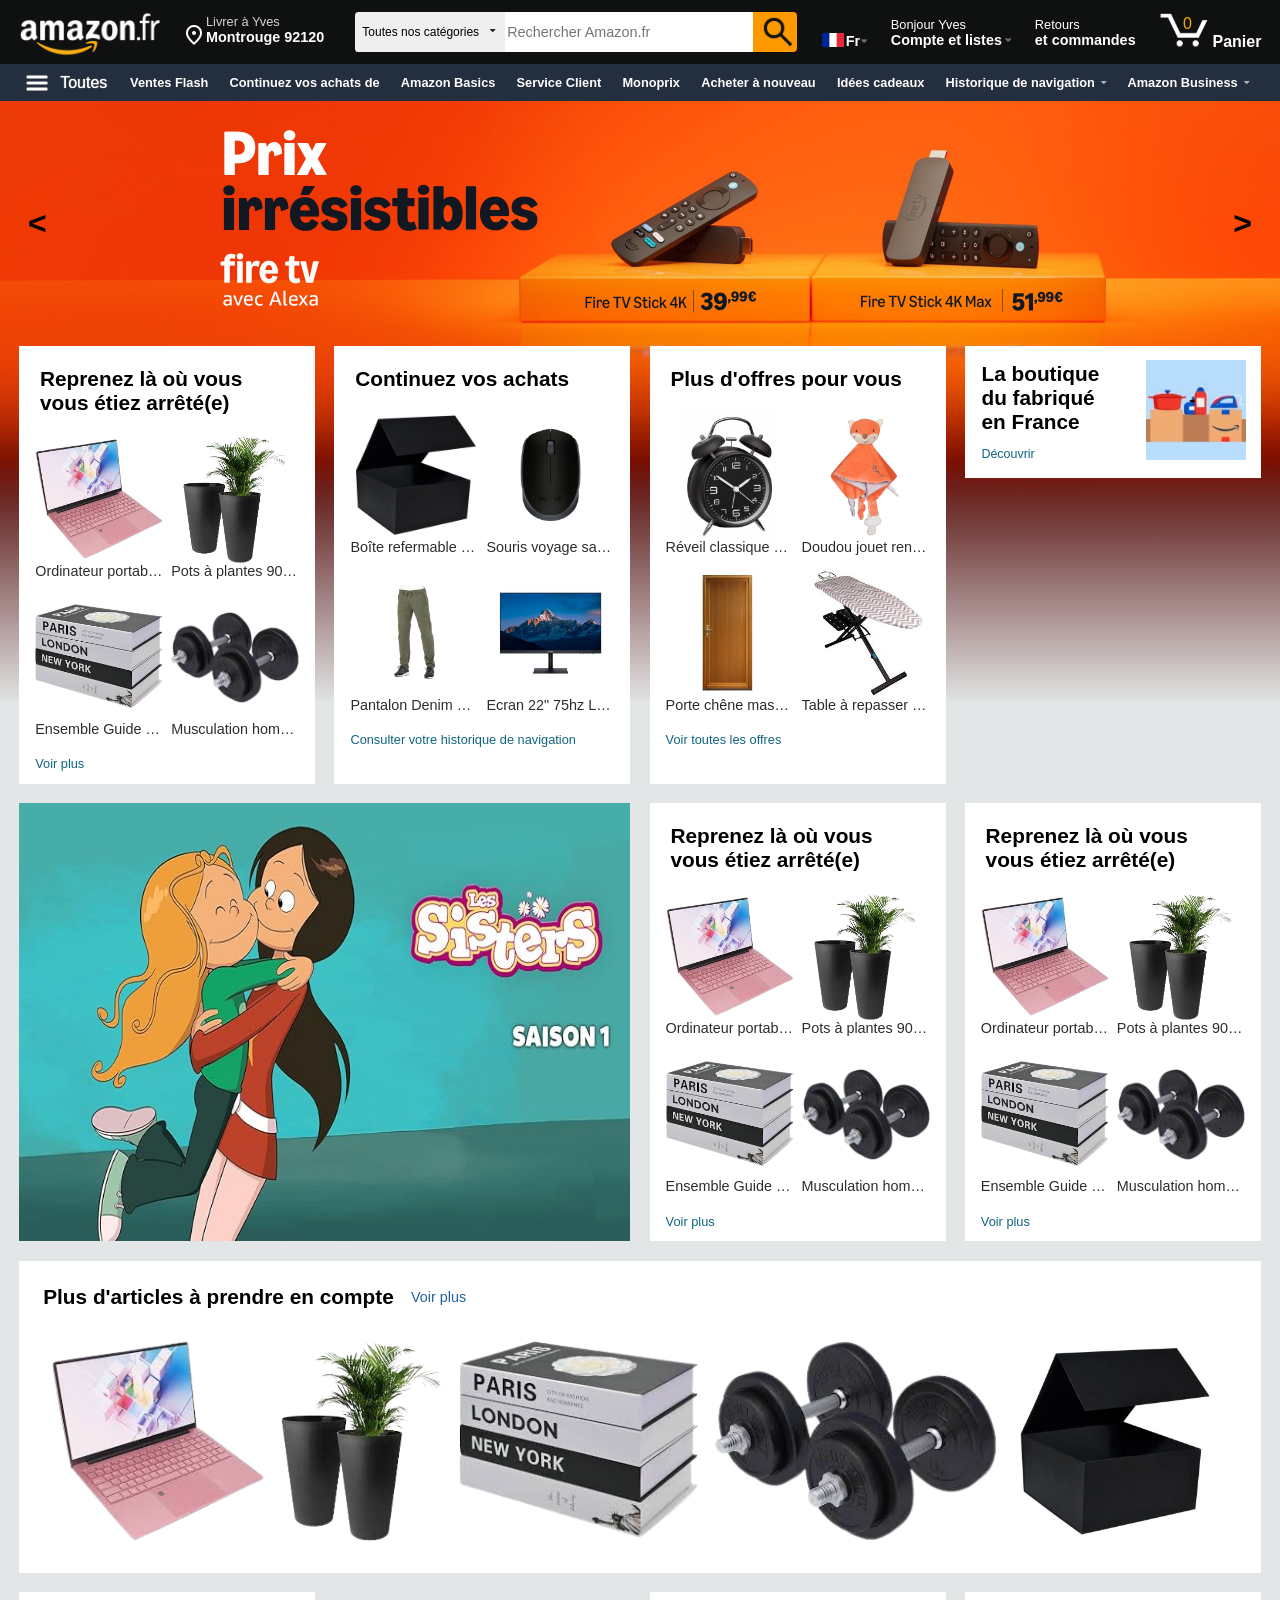
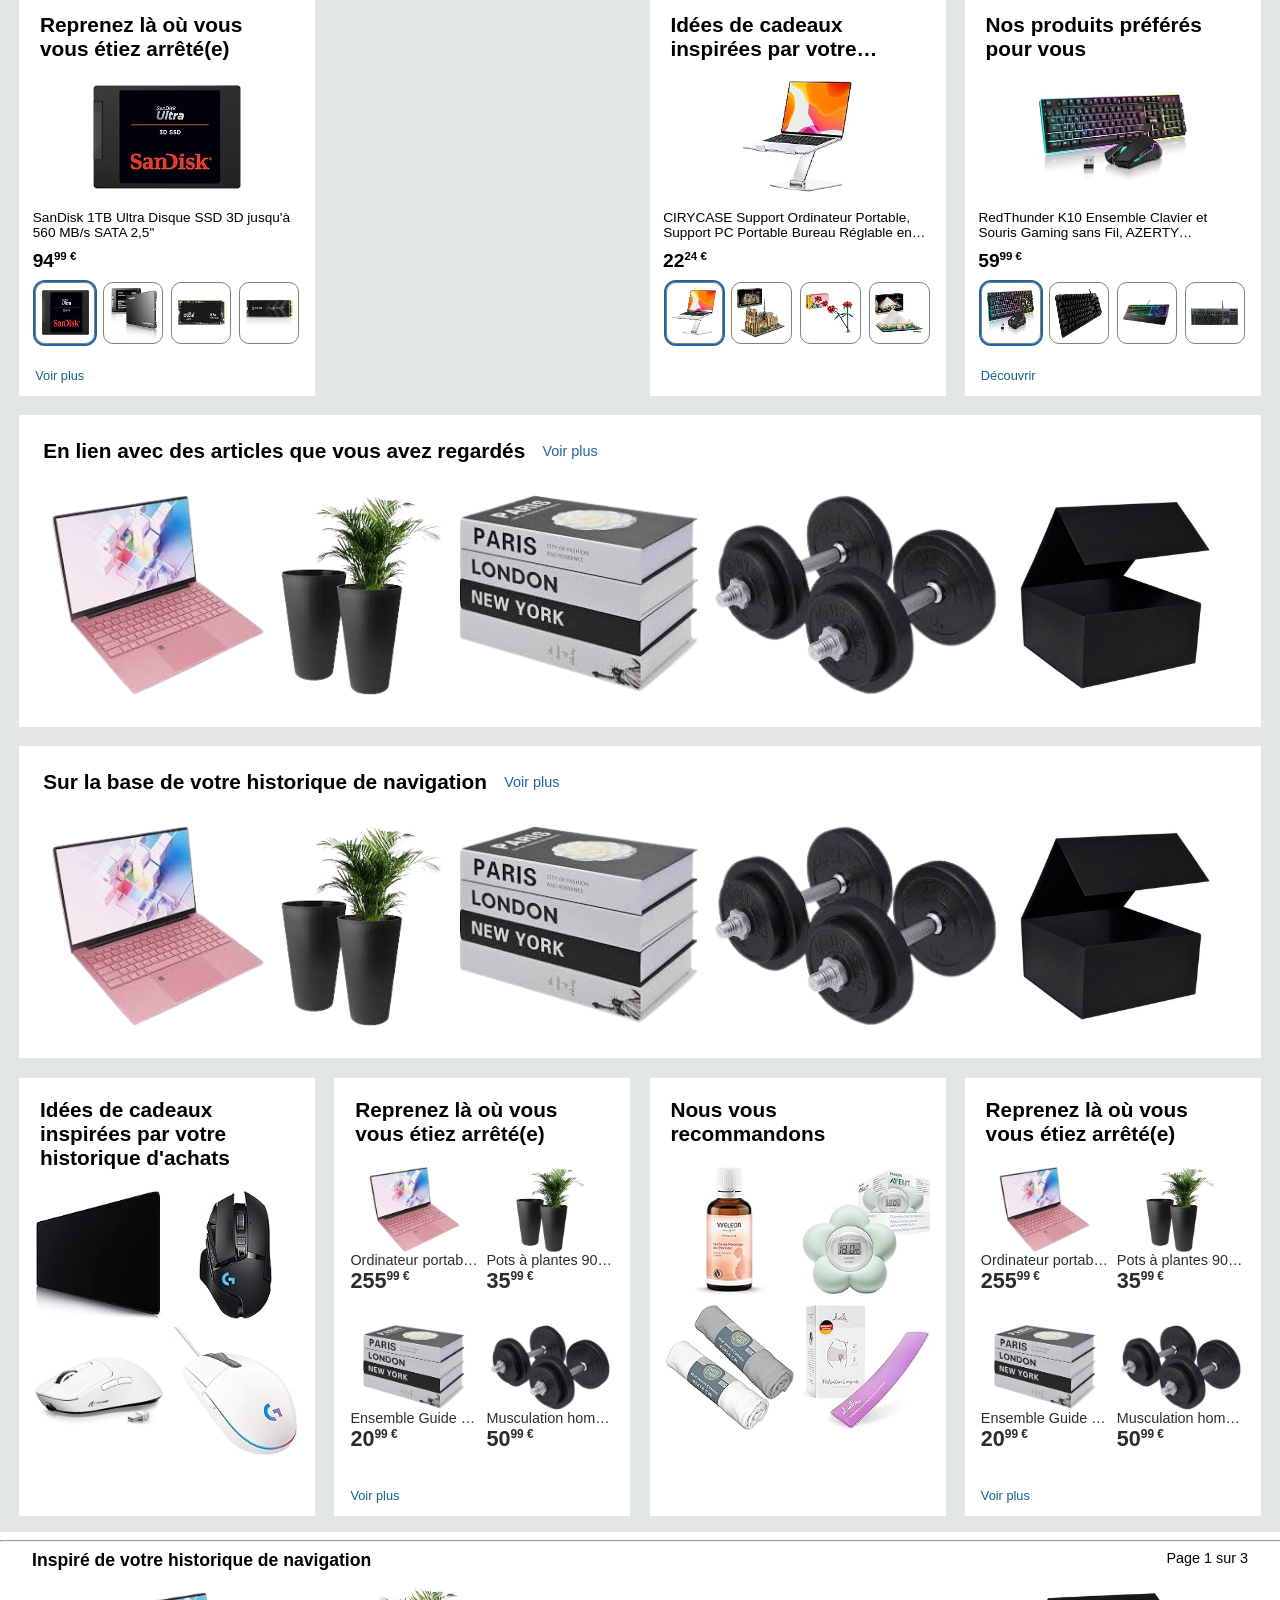
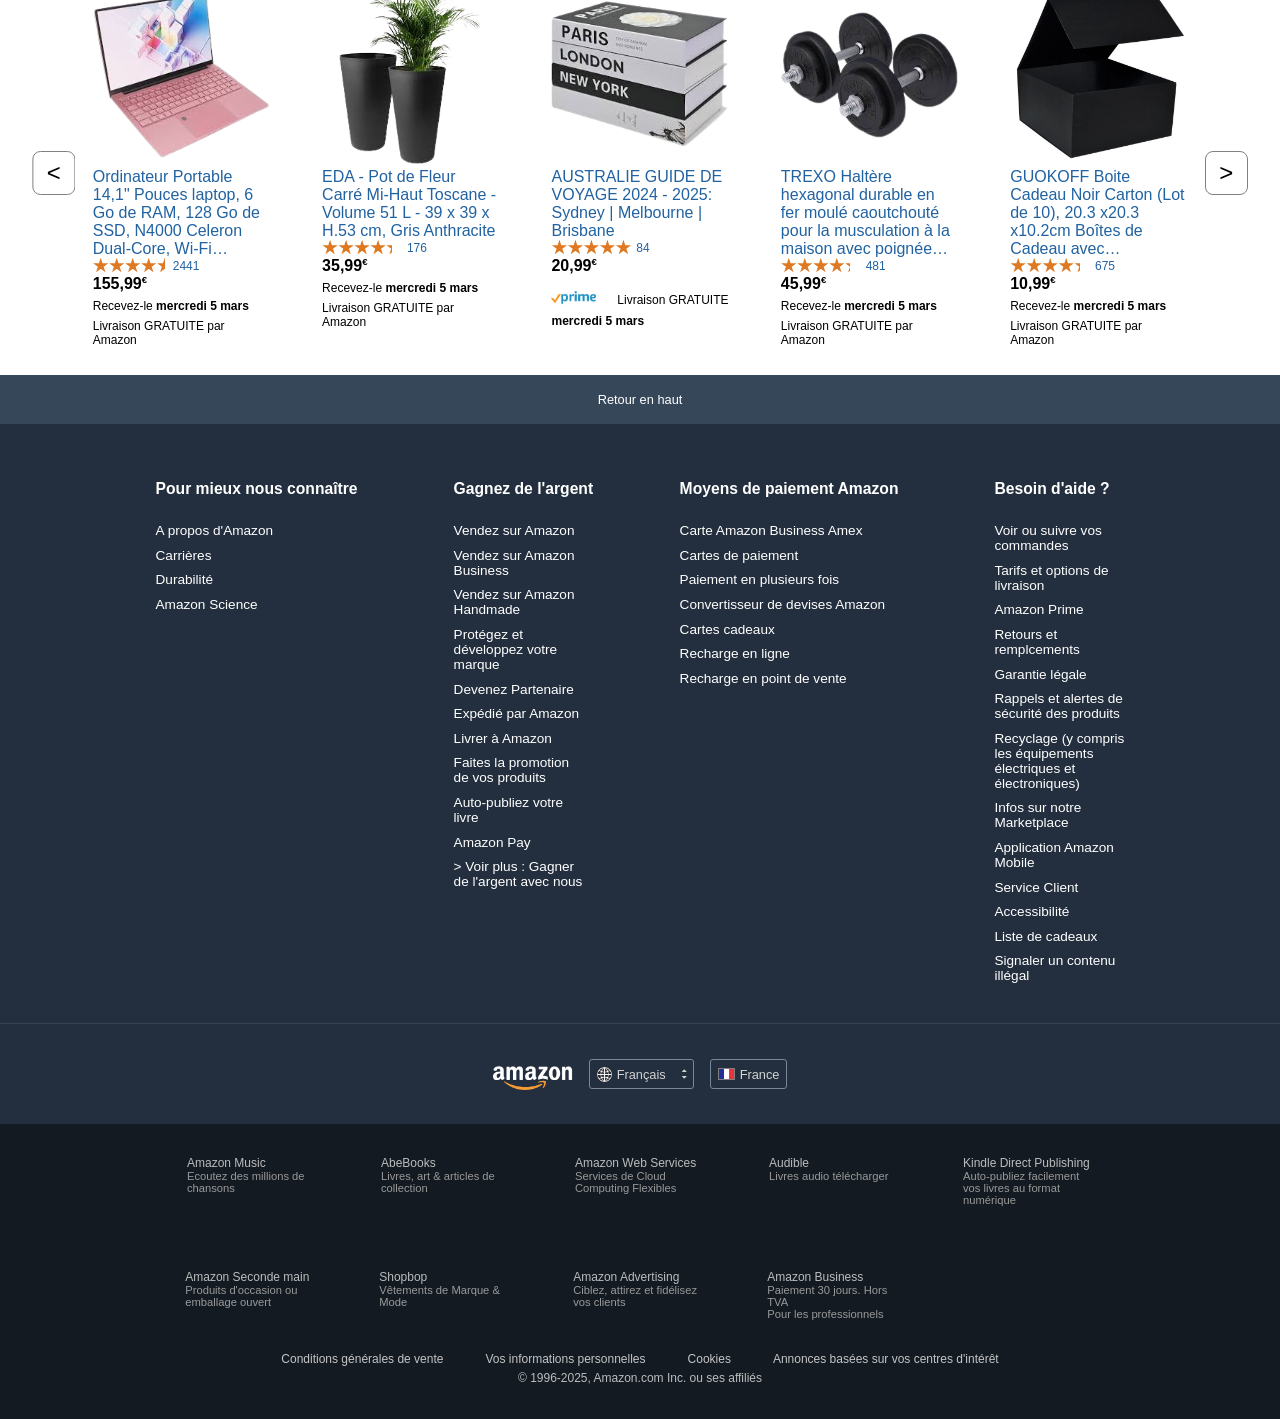
<file: index.html>
<!DOCTYPE html>
<html lang="en">
<head>
    <meta charset="UTF-8">
    <meta name="viewport" content="width=device-width, initial-scale=1.0, ">
    <link rel="stylesheet" href="CSS/menubar_footer.css">
    <link rel="stylesheet" href="CSS/zamazor.css">
    <link rel="stylesheet" href="https://fonts.googleapis.com/css2?family=Material+Symbols+Outlined:opsz,wght,FILL,GRAD@20..48,100..700,0..1,-50..200&icon_names=location_on"/>
    <link rel="stylesheet" href="https://cdnjs.cloudflare.com/ajax/libs/font-awesome/4.7.0/css/font-awesome.min.css">
    <title>Zamazor</title>
</head>

<body class="body">
    <div id="menubarid"></div>
    <section class="section_adress_drop"  style="overflow:hidden;">
        <div class="adress_drop">
            <div class="adress_drop_top">
            </div>
            <div class="adress_drop_bottom">
                <div style="padding:0.5em;font-weight:bold;font-size:1.2em;">Choisissez votre emplacement</div>
                <div style="padding-left:0.7em;font-size:0.8em;color:grey">Sélectionnez votre lieu de livraison pour voir les options de livraison</div>
                <div style="display: flex;justify-content: center;">
                    <a href="index.html" style="background-color:#ffd814;border:0;text-decoration:none;color:black;margin-top:1em;margin-bottom:0.5em;width:90%;text-align:center;padding:0.8em;border-radius:50px;font-size:1.1em;">Identifiez-vous pour voir vos addresses</a>
                </div>
                <hr style="width:100%;color:#d5dbdb46">
                <div style="display:flex;align-items:center;margin-top:1em;margin-left:0.5em;">
                    <img src="./Images/blue_pin.png" style="width:20px">
                    <div style="color:#2162a1;margin-left:0.4em;font-size:0.9em;">Entrez un code postal en France </div>
                </div>
                <div style="display:flex;align-items:center;margin-top:1em;margin-left:0.5em;font-size:0.9em;">
                    <img src="./Images/blue_earth.webp" style="width:20px">
                    <div style="color:#2162a1;margin-left:0.4em;">
                        Livrez hors France métropolitaine </div>
                </div>
            </div>
        </div>
    </section>
    <section class="section_resp_left"> <!--modify second tout afficher-->
        <div class="resp_left_gauche">
            <div class="slide_div amazon_music_div">
                <div style="display: flex;align-items: center;border-bottom:5px solid #d5dbdb;padding:0.2em;" class="mp menu_principal">
                    <img src="./Images/arrow_left.png" style="height:25px;margin-left:1em;margin-right:0.4em;">
                    <div style="color:black;font-size:1em;font-weight:bold;">Menu Principal</div>   
                    <div style="margin-left:auto;margin-right:0.3em;"><img src="./Images/home_icon.png" style="height:50px;opacity:0;"></div>
                </div>
                <a href="index.html" style="text-decoration: none;">
                    <div style="display: flex;align-items: center;padding:0.2em;">
                        <div style="color:black;font-size:1em;margin-left:1em;">Ecoutez de la musique gratuitement</div>   
                        <div style="margin-left:auto;margin-right:0.3em;"><img src="./Images/home_icon.png" style="height:50px;opacity:0;"></div>
                    </div>
                </a>
                <div style="display: flex;align-items: center;padding:0.3em;">
                    <div style="color:black;font-weight:bold;font-size:1.1em;margin-left:1em;">Amazon Music</div>   
                    <div style="margin-left:auto;margin-right:0.3em;"><img src="./Images/home_icon.png" style="height:50px;opacity:0;"></div>
                </div>
                <a href="index.html" style="text-decoration: none;">
                    <div style="display: flex;align-items: center;padding:0.2em;">
                        <div style="color:black;font-size:1em;margin-left:1em;">Amazon Music Unlimited</div>   
                        <div style="margin-left:auto;margin-right:0.3em;"><img src="./Images/home_icon.png" style="height:50px;opacity:0;"></div>
                    </div>
                </a>
                <a href="index.html" style="text-decoration: none;">
                    <div style="display: flex;align-items: center;padding:0.2em;">
                        <div style="color:black;font-size:1em;margin-left:1em;">Amazon Music Apps</div>   
                        <div style="margin-left:auto;margin-right:0.3em;"><img src="./Images/home_icon.png" style="height:50px;opacity:0;"></div>
                    </div>
                </a>
                <a href="index.html" style="text-decoration: none;">
                    <div style="display: flex;align-items: center;padding:0.2em;">
                        <div style="color:black;font-size:1em;margin-left:1em;">Téléchargement de musique</div>   
                        <div style="margin-left:auto;margin-right:0.3em;"><img src="./Images/home_icon.png" style="height:50px;opacity:0;"></div>
                    </div>
                </a>
                <a href="index.html" style="text-decoration: none;">
                    <div style="display: flex;align-items: center;padding:0.2em;">
                        <div style="color:black;font-size:1em;margin-left:1em;">CD & Vinyles</div>   
                        <div style="margin-left:auto;margin-right:0.3em;"><img src="./Images/home_icon.png" style="height:50px;opacity:0;"></div>
                    </div>
                </a>
                <a href="index.html" style="text-decoration: none;">
                    <div style="display: flex;align-items: center;border-bottom:5px solid #d5dbdb;padding:0.2em;">
                        <div style="color:black;font-size:1em;margin-left:1em;">Merchandising Artistes</div>   
                        <div style="margin-left:auto;margin-right:0.3em;"><img src="./Images/home_icon.png" style="height:50px;opacity:0;"></div>
                    </div>
                </a>
            </div><!---->
            <div class="slide_div echo_alexa_div" style="overflow:scroll">
                <div style="display: flex;align-items: center;border-bottom:5px solid #d5dbdb;padding:0.3em;" class="mp menu_principal1">
                    <img src="./Images/arrow_left.png" style="height:25px;margin-left:1em;margin-right:0.4em;">
                    <div style="color:black;font-size:1em;font-weight:bold;">Menu Principal</div>   
                    <div style="margin-left:auto;margin-right:0.3em;"><img src="./Images/home_icon.png" style="height:50px;opacity:0;"></div>
                </div>
                <div style="display: flex;align-items: center;padding:0.3em;">
                    <div style="color:black;font-weight:bold;font-size:1.1em;margin-left:1em;">Appareils Echo</div>   
                    <div style="margin-left:auto;margin-right:0.3em;"><img src="./Images/home_icon.png" style="height:50px;opacity:0;"></div>
                </div>
                <a href="index.html" style="text-decoration: none;">
                    <div style="display: flex;align-items: center;padding:0.2em;">
                        <div style="color:black;font-size:1em;margin-left:1em;">Voir tous les appareils avec Alexa</div>   
                        <div style="margin-left:auto;margin-right:0.3em;"><img src="./Images/home_icon.png" style="height:50px;opacity:0;"></div>
                    </div>
                </a>
                <a href="index.html" style="text-decoration: none;">
                    <div style="display: flex;align-items: center;padding:0.2em;">
                        <div style="color:black;font-size:1em;margin-left:1em;">Enceinte connectée Echo</div>   
                        <div style="margin-left:auto;margin-right:0.3em;"><img src="./Images/home_icon.png" style="height:50px;opacity:0;"></div>
                    </div>
                </a>
                <a href="index.html" style="text-decoration: none;">
                    <div style="display: flex;align-items: center;padding:0.2em;">
                        <div style="color:black;font-size:1em;margin-left:1em;">Ecrans connectés</div>   
                        <div style="margin-left:auto;margin-right:0.3em;"><img src="./Images/home_icon.png" style="height:50px;opacity:0;"></div>
                    </div>
                </a>
                <a href="index.html" style="text-decoration: none;">
                    <div style="display: flex;align-items: center;padding:0.2em;border-bottom:5px solid #d5dbdb;">
                        <div style="color:black;font-size:1em;margin-left:1em;">Alexa où que vous soyez</div>   
                        <div style="margin-left:auto;margin-right:0.3em;"><img src="./Images/home_icon.png" style="height:50px;opacity:0;"></div>
                    </div>
                </a>
                <div style="display: flex;align-items: center;padding:0.3em;">
                    <div style="color:black;font-weight:bold;font-size:1.1em;margin-left:1em;">Sécurité à domicile et connectivité</div>   
                    <div style="margin-left:auto;margin-right:0.3em;"><img src="./Images/home_icon.png" style="height:50px;opacity:0;"></div>
                </div>
                <a href="index.html" style="text-decoration: none;">
                    <div style="display: flex;align-items: center;padding:0.2em;">
                        <div style="color:black;font-size:1em;margin-left:1em;">Toute la sécurité à domicile par Amazon</div>   
                        <div style="margin-left:auto;margin-right:0.3em;"><img src="./Images/home_icon.png" style="height:50px;opacity:0;"></div>
                    </div>
                </a>
                <a href="index.html" style="text-decoration: none;">
                    <div style="display: flex;align-items: center;padding:0.2em;">
                        <div style="color:black;font-size:1em;margin-left:1em;">Ring et Blink caméras</div>   
                        <div style="margin-left:auto;margin-right:0.3em;"><img src="./Images/home_icon.png" style="height:50px;opacity:0;"></div>
                    </div>
                </a>
                <a href="index.html" style="text-decoration: none;">
                    <div style="display: flex;align-items: center;padding:0.2em;">
                        <div style="color:black;font-size:1em;margin-left:1em;">Ring et Blink sonnettes</div>   
                        <div style="margin-left:auto;margin-right:0.3em;"><img src="./Images/home_icon.png" style="height:50px;opacity:0;"></div>
                    </div>
                </a>
                <a href="index.html" style="text-decoration: none;">
                    <div style="display: flex;align-items: center;padding:0.2em;border-bottom:5px solid #d5dbdb;">
                        <div style="color:black;font-size:1em;margin-left:1em;">Ring système d'alarme</div>   
                        <div style="margin-left:auto;margin-right:0.3em;"><img src="./Images/home_icon.png" style="height:50px;opacity:0;"></div>
                    </div>
                </a>
                <div style="display: flex;align-items: center;padding:0.3em;">
                    <div style="color:black;font-weight:bold;font-size:1.1em;margin-left:1em;">Alexa et Maison connectée</div>   
                    <div style="margin-left:auto;margin-right:0.3em;"><img src="./Images/home_icon.png" style="height:50px;opacity:0;"></div>
                </div>
                <a href="index.html" style="text-decoration: none;">
                    <div style="display: flex;align-items: center;padding:0.2em;">
                        <div style="color:black;font-size:1em;margin-left:1em;">Lumières et prises connectées</div>   
                        <div style="margin-left:auto;margin-right:0.3em;"><img src="./Images/home_icon.png" style="height:50px;opacity:0;"></div>
                    </div>
                </a>
                <a href="index.html" style="text-decoration: none;">
                    <div style="display: flex;align-items: center;padding:0.2em;">
                        <div style="color:black;font-size:1em;margin-left:1em;">eero Wi-Fi mesh</div>   
                        <div style="margin-left:auto;margin-right:0.3em;"><img src="./Images/home_icon.png" style="height:50px;opacity:0;"></div>
                    </div>
                </a>
                <a href="index.html" style="text-decoration: none;">
                    <div style="display: flex;align-items: center;padding:0.2em;border-bottom:5px solid #d5dbdb;">
                        <div style="color:black;font-size:1em;margin-left:1em;">Fonctionne avec Alexa</div>   
                        <div style="margin-left:auto;margin-right:0.3em;"><img src="./Images/home_icon.png" style="height:50px;opacity:0;"></div>
                    </div>
                </a>
                <div style="display: flex;align-items: center;padding:0.3em;">
                    <div style="color:black;font-weight:bold;font-size:1.1em;margin-left:1em;">Contenu et ressources</div>   
                    <div style="margin-left:auto;margin-right:0.3em;"><img src="./Images/home_icon.png" style="height:50px;opacity:0;"></div>
                </div>
                <a href="index.html" style="text-decoration: none;">
                    <div style="display: flex;align-items: center;padding:0.2em;">
                        <div style="color:black;font-size:1em;margin-left:1em;">Alexa et vos informations personnelles</div>   
                        <div style="margin-left:auto;margin-right:0.3em;"><img src="./Images/home_icon.png" style="height:50px;opacity:0;"></div>
                    </div>
                </a>
                <a href="index.html" style="text-decoration: none;">
                    <div style="display: flex;align-items: center;padding:0.2em;">
                        <div style="color:black;font-size:1em;margin-left:1em;">Alexa et Maison connectée</div>   
                        <div style="margin-left:auto;margin-right:0.3em;"><img src="./Images/home_icon.png" style="height:50px;opacity:0;"></div>
                    </div>
                </a>
                <a href="index.html" style="text-decoration: none;">
                    <div style="display: flex;align-items: center;padding:0.2em;">
                        <div style="color:black;font-size:1em;margin-left:1em;">Sécurité à domicile et connectivité</div>   
                        <div style="margin-left:auto;margin-right:0.3em;"><img src="./Images/home_icon.png" style="height:50px;opacity:0;"></div>
                    </div>
                </a>
                <a href="index.html" style="text-decoration: none;">
                    <div style="display: flex;align-items: center;padding:0.2em;border-bottom:5px solid #d5dbdb;">
                        <div style="color:black;font-size:1em;margin-left:1em;">Skills Alexa</div>   
                        <div style="margin-left:auto;margin-right:0.3em;"><img src="./Images/home_icon.png" style="height:50px;opacity:0;"></div>
                    </div>
                </a>
            </div><!---->
            <div class="slide_div amazon_fire_tv_div">
                <div style="display: flex;align-items: center;border-bottom:5px solid #d5dbdb;padding:0.3em;" class="mp menu_principal2">
                    <img src="./Images/arrow_left.png" style="height:25px;margin-left:1em;margin-right:0.4em;">
                    <div style="color:black;font-size:1em;font-weight:bold;">Menu Principal</div>   
                    <div style="margin-left:auto;margin-right:0.3em;"><img src="./Images/home_icon.png" style="height:50px;opacity:0;"></div>
                </div>
                <div style="display: flex;align-items: center;padding:0.3em;">
                    <div style="color:black;font-weight:bold;font-size:1.1em;margin-left:1em;">Regarder du contenu</div>   
                    <div style="margin-left:auto;margin-right:0.3em;"><img src="./Images/home_icon.png" style="height:50px;opacity:0;"></div>
                </div>
                <a href="index.html" style="text-decoration: none;">
                    <div style="display: flex;align-items: center;padding:0.2em;">
                        <div style="color:black;font-size:1em;margin-left:1em;">Tout Fire TV</div>   
                        <div style="margin-left:auto;margin-right:0.3em;"><img src="./Images/home_icon.png" style="height:50px;opacity:0;"></div>
                    </div>
                </a>
                <a href="index.html" style="text-decoration: none;">
                    <div style="display: flex;align-items: center;padding:0.2em;">
                        <div style="color:black;font-size:1em;margin-left:1em;">Appareils de streaming</div>   
                        <div style="margin-left:auto;margin-right:0.3em;"><img src="./Images/home_icon.png" style="height:50px;opacity:0;"></div>
                    </div>
                </a>
                <a href="index.html" style="text-decoration: none;">
                    <div style="display: flex;align-items: center;padding:0.2em;">
                        <div style="color:black;font-size:1em;margin-left:1em;">Smart TV</div>   
                        <div style="margin-left:auto;margin-right:0.3em;"><img src="./Images/home_icon.png" style="height:50px;opacity:0;"></div>
                    </div>
                </a>
                <a href="index.html" style="text-decoration: none;">
                    <div style="display: flex;align-items: center;padding:0.2em;">
                        <div style="color:black;font-size:1em;margin-left:1em;">Accessoires</div>   
                        <div style="margin-left:auto;margin-right:0.3em;"><img src="./Images/home_icon.png" style="height:50px;opacity:0;"></div>
                    </div>
                </a>
                <a href="index.html" style="text-decoration: none;">
                    <div style="display: flex;align-items: center;padding:0.2em;">
                        <div style="color:black;font-size:1em;margin-left:1em;">Applis et jeux pour Fire TV Stick</div>   
                        <div style="margin-left:auto;margin-right:0.3em;"><img src="./Images/home_icon.png" style="height:50px;opacity:0;"></div>
                    </div>
                </a>
                <a href="index.html" style="text-decoration: none;">
                    <div style="display: flex;align-items: center;padding:0.2em;">
                        <div style="color:black;font-size:1em;margin-left:1em;">Prime Video | Inclus avec Prime</div>   
                        <div style="margin-left:auto;margin-right:0.3em;"><img src="./Images/home_icon.png" style="height:50px;opacity:0;"></div>
                    </div>
                </a>
                <a href="index.html" style="text-decoration: none;">
                    <div style="display: flex;align-items: center;padding:0.2em;border-bottom:5px solid #d5dbdb;">
                        <div style="color:black;font-size:1em;margin-left:1em;">Amazon Drive</div>   
                        <div style="margin-left:auto;margin-right:0.3em;"><img src="./Images/home_icon.png" style="height:50px;opacity:0;"></div>
                    </div>
                </a>
            </div><!---->
            <div class="slide_div liseuses_kindle_div">
                <div style="display: flex;align-items: center;border-bottom:5px solid #d5dbdb;padding:0.3em;" class="mp menu_principal3">
                    <img src="./Images/arrow_left.png" style="height:25px;margin-left:1em;margin-right:0.4em;">
                    <div style="color:black;font-size:1em;font-weight:bold;">Menu Principal</div>   
                    <div style="margin-left:auto;margin-right:0.3em;"><img src="./Images/home_icon.png" style="height:50px;opacity:0;"></div>
                </div>
                <div style="display: flex;align-items: center;padding:0.3em;">
                    <div style="color:black;font-weight:bold;font-size:1.1em;margin-left:1em;">Liseuses Kindle</div>   
                    <div style="margin-left:auto;margin-right:0.3em;"><img src="./Images/home_icon.png" style="height:50px;opacity:0;"></div>
                </div>
                <a href="index.html" style="text-decoration: none;">
                    <div style="display: flex;align-items: center;padding:0.2em;">
                        <div style="color:black;font-size:1em;margin-left:1em;">Liseuses Kindle</div>   
                        <div style="margin-left:auto;margin-right:0.3em;"><img src="./Images/home_icon.png" style="height:50px;opacity:0;"></div>
                    </div>
                </a>
                <a href="index.html" style="text-decoration: none;">
                    <div style="display: flex;align-items: center;padding:0.2em;">
                        <div style="color:black;font-size:1em;margin-left:1em;">Accessoires</div>   
                        <div style="margin-left:auto;margin-right:0.3em;"><img src="./Images/home_icon.png" style="height:50px;opacity:0;"></div>
                    </div>
                </a>
                <a href="index.html" style="text-decoration: none;">
                    <div style="display: flex;align-items: center;padding:0.2em;">
                        <div style="color:black;font-size:1em;margin-left:1em;">Tous les ebooks Kindle</div>   
                        <div style="margin-left:auto;margin-right:0.3em;"><img src="./Images/home_icon.png" style="height:50px;opacity:0;"></div>
                    </div>
                </a>
                <a href="index.html" style="text-decoration: none;">
                    <div style="display: flex;align-items: center;padding:0.2em;">
                        <div style="color:black;font-size:1em;margin-left:1em;">Abonnement Kindle</div>   
                        <div style="margin-left:auto;margin-right:0.3em;"><img src="./Images/home_icon.png" style="height:50px;opacity:0;"></div>
                    </div>
                </a>
                <a href="index.html" style="text-decoration: none;">
                    <div style="display: flex;align-items: center;padding:0.2em;">
                        <div style="color:black;font-size:1em;margin-left:1em;">Prime Reading</div>   
                        <div style="margin-left:auto;margin-right:0.3em;"><img src="./Images/home_icon.png" style="height:50px;opacity:0;"></div>
                    </div>
                </a>
                <a href="index.html" style="text-decoration: none;">
                    <div style="display: flex;align-items: center;padding:0.2em;">
                        <div style="color:black;font-size:1em;margin-left:1em;">Outlet Kindle</div>   
                        <div style="margin-left:auto;margin-right:0.3em;"><img src="./Images/home_icon.png" style="height:50px;opacity:0;"></div>
                    </div>
                </a>
                <a href="index.html" style="text-decoration: none;">
                    <div style="display: flex;align-items: center;padding:0.2em;">
                        <div style="color:black;font-size:1em;margin-left:1em;">Accessoires</div>   
                        <div style="margin-left:auto;margin-right:0.3em;"><img src="./Images/home_icon.png" style="height:50px;opacity:0;"></div>
                    </div>
                </a>
                <a href="index.html" style="text-decoration: none;">
                    <div style="display: flex;align-items: center;padding:0.2em;border-bottom:5px solid #d5dbdb;">
                        <div style="color:black;font-size:1em;margin-left:1em;">Applications de lectures gratuites</div>   
                        <div style="margin-left:auto;margin-right:0.3em;"><img src="./Images/home_icon.png" style="height:50px;opacity:0;"></div>
                    </div>
                </a>
            </div><!---->
            <div class="slide_div app_shop_pour_android_div">
                <div style="display: flex;align-items: center;border-bottom:5px solid #d5dbdb;padding:0.3em;" class="mp menu_principal4">
                    <img src="./Images/arrow_left.png" style="height:25px;margin-left:1em;margin-right:0.4em;">
                    <div style="color:black;font-size:1em;font-weight:bold;">Menu Principal</div>   
                    <div style="margin-left:auto;margin-right:0.3em;"><img src="./Images/home_icon.png" style="height:50px;opacity:0;"></div>
                </div>
                <div style="display: flex;align-items: center;padding:0.3em;">
                    <div style="color:black;font-weight:bold;font-size:1.1em;margin-left:1em;">App-Shop pour Android</div>   
                    <div style="margin-left:auto;margin-right:0.3em;"><img src="./Images/home_icon.png" style="height:50px;opacity:0;"></div>
                </div>
                <a href="index.html" style="text-decoration: none;">
                    <div style="display: flex;align-items: center;padding:0.2em;border-bottom:5px solid #d5dbdb;">
                        <div style="color:black;font-size:1em;margin-left:1em;">Applications Amazon</div>   
                        <div style="margin-left:auto;margin-right:0.3em;"><img src="./Images/home_icon.png" style="height:50px;opacity:0;"></div>
                    </div>
                </a>
            </div><!---->
            <div class="slide_div livres_et_audible_div">
                <div style="display: flex;align-items: center;border-bottom:5px solid #d5dbdb;padding:0.3em;" class="mp menu_principal5">
                    <img src="./Images/arrow_left.png" style="height:25px;margin-left:1em;margin-right:0.4em;">
                    <div style="color:black;font-size:1em;font-weight:bold;">Menu Principal</div>   
                    <div style="margin-left:auto;margin-right:0.3em;"><img src="./Images/home_icon.png" style="height:50px;opacity:0;"></div>
                </div>
                <div style="display: flex;align-items: center;padding:0.3em;">
                    <div style="color:black;font-weight:bold;font-size:1.1em;margin-left:1em;">Livres et Audible</div>   
                    <div style="margin-left:auto;margin-right:0.3em;"><img src="./Images/home_icon.png" style="height:50px;opacity:0;"></div>
                </div>
                <a href="index.html" style="text-decoration: none;">
                    <div style="display: flex;align-items: center;padding:0.2em;">
                        <div style="color:black;font-size:1em;margin-left:1em;">Tous les livres</div>   
                        <div style="margin-left:auto;margin-right:0.3em;"><img src="./Images/home_icon.png" style="height:50px;opacity:0;"></div>
                    </div>
                </a>
                <a href="index.html" style="text-decoration: none;">
                    <div style="display: flex;align-items: center;padding:0.2em;">
                        <div style="color:black;font-size:1em;margin-left:1em;">Ebooks Kindle</div>   
                        <div style="margin-left:auto;margin-right:0.3em;"><img src="./Images/home_icon.png" style="height:50px;opacity:0;"></div>
                    </div>
                </a>
                <a href="index.html" style="text-decoration: none;">
                    <div style="display: flex;align-items: center;padding:0.2em;">
                        <div style="color:black;font-size:1em;margin-left:1em;">Prime Reading</div>   
                        <div style="margin-left:auto;margin-right:0.3em;"><img src="./Images/home_icon.png" style="height:50px;opacity:0;"></div>
                    </div>
                </a>
                <a href="index.html" style="text-decoration: none;">
                    <div style="display: flex;align-items: center;padding:0.2em;">
                        <div style="color:black;font-size:1em;margin-left:1em;">Livres anglais et étrangers</div>   
                        <div style="margin-left:auto;margin-right:0.3em;"><img src="./Images/home_icon.png" style="height:50px;opacity:0;"></div>
                    </div>
                </a>
                <a href="index.html" style="text-decoration: none;">
                    <div style="display: flex;align-items: center;padding:0.2em;">
                        <div style="color:black;font-size:1em;margin-left:1em;">Manuels scolaires et parascolaires</div>   
                        <div style="margin-left:auto;margin-right:0.3em;"><img src="./Images/home_icon.png" style="height:50px;opacity:0;"></div>
                    </div>
                </a>
                <a href="index.html" style="text-decoration: none;">
                    <div style="display: flex;align-items: center;padding:0.2em;border-bottom:5px solid #d5dbdb;">
                        <div style="color:black;font-size:1em;margin-left:1em;">Livres audio Audible</div>   
                        <div style="margin-left:auto;margin-right:0.3em;"><img src="./Images/home_icon.png" style="height:50px;opacity:0;"></div>
                    </div>
                </a>
            </div><!---->
            <div class="slide_div musique_div">
                <div style="display: flex;align-items: center;border-bottom:5px solid #d5dbdb;padding:0.3em;" class="mp menu_principal6">
                    <img src="./Images/arrow_left.png" style="height:25px;margin-left:1em;margin-right:0.4em;">
                    <div style="color:black;font-size:1em;font-weight:bold;">Menu Principal</div>   
                    <div style="margin-left:auto;margin-right:0.3em;"><img src="./Images/home_icon.png" style="height:50px;opacity:0;"></div>
                </div>
                <div style="display: flex;align-items: center;padding:0.3em;">
                    <div style="color:black;font-weight:bold;font-size:1.1em;margin-left:1em;">Musique, DVD et Blu-ray</div>   
                    <div style="margin-left:auto;margin-right:0.3em;"><img src="./Images/home_icon.png" style="height:50px;opacity:0;"></div>
                </div>
                <a href="index.html" style="text-decoration: none;">
                    <div style="display: flex;align-items: center;padding:0.2em;">
                        <div style="color:black;font-size:1em;margin-left:1em;">Amazon Music Unlimited</div>   
                        <div style="margin-left:auto;margin-right:0.3em;"><img src="./Images/home_icon.png" style="height:50px;opacity:0;"></div>
                    </div>
                </a>
                <a href="index.html" style="text-decoration: none;">
                    <div style="display: flex;align-items: center;padding:0.2em;">
                        <div style="color:black;font-size:1em;margin-left:1em;">Téléchargements MP3</div>   
                        <div style="margin-left:auto;margin-right:0.3em;"><img src="./Images/home_icon.png" style="height:50px;opacity:0;"></div>
                    </div>
                </a>
                <a href="index.html" style="text-decoration: none;">
                    <div style="display: flex;align-items: center;padding:0.2em;">
                        <div style="color:black;font-size:1em;margin-left:1em;">CD & Vinyles</div>   
                        <div style="margin-left:auto;margin-right:0.3em;"><img src="./Images/home_icon.png" style="height:50px;opacity:0;"></div>
                    </div>
                </a>
                <a href="index.html" style="text-decoration: none;">
                    <div style="display: flex;align-items: center;padding:0.2em;">
                        <div style="color:black;font-size:1em;margin-left:1em;">Musique classique</div>   
                        <div style="margin-left:auto;margin-right:0.3em;"><img src="./Images/home_icon.png" style="height:50px;opacity:0;"></div>
                    </div>
                </a>
                <a href="index.html" style="text-decoration: none;">
                    <div style="display: flex;align-items: center;padding:0.2em;">
                        <div style="color:black;font-size:1em;margin-left:1em;">Vinyles</div>   
                        <div style="margin-left:auto;margin-right:0.3em;"><img src="./Images/home_icon.png" style="height:50px;opacity:0;"></div>
                    </div>
                </a>
                <a href="index.html" style="text-decoration: none;">
                    <div style="display: flex;align-items: center;padding:0.2em;">
                        <div style="color:black;font-size:1em;margin-left:1em;">Instruments de musique & Sono</div>   
                        <div style="margin-left:auto;margin-right:0.3em;"><img src="./Images/home_icon.png" style="height:50px;opacity:0;"></div>
                    </div>
                </a>
                <a href="index.html" style="text-decoration: none;">
                    <div style="display: flex;align-items: center;padding:0.2em;">
                        <div style="color:black;font-size:1em;margin-left:1em;">DVD & Blu-ray</div>   
                        <div style="margin-left:auto;margin-right:0.3em;"><img src="./Images/home_icon.png" style="height:50px;opacity:0;"></div>
                    </div>
                </a>
                <a href="index.html" style="text-decoration: none;">
                    <div style="display: flex;align-items: center;padding:0.2em;">
                        <div style="color:black;font-size:1em;margin-left:1em;">Séries TV</div>   
                        <div style="margin-left:auto;margin-right:0.3em;"><img src="./Images/home_icon.png" style="height:50px;opacity:0;"></div>
                    </div>
                </a>
                <a href="index.html" style="text-decoration: none;">
                    <div style="display: flex;align-items: center;padding:0.2em;border-bottom:5px solid #d5dbdb;">
                        <div style="color:black;font-size:1em;margin-left:1em;">Blu-ray</div>   
                        <div style="margin-left:auto;margin-right:0.3em;"><img src="./Images/home_icon.png" style="height:50px;opacity:0;"></div>
                    </div>
                </a>
            </div><!---->
            <div class="slide_div jeux_videos_div">
                <div style="display: flex;align-items: center;border-bottom:5px solid #d5dbdb;padding:0.3em;" class="mp menu_principal7">
                    <img src="./Images/arrow_left.png" style="height:25px;margin-left:1em;margin-right:0.4em;">
                    <div style="color:black;font-size:1em;font-weight:bold;">Menu Principal</div>   
                    <div style="margin-left:auto;margin-right:0.3em;"><img src="./Images/home_icon.png" style="height:50px;opacity:0;"></div>
                </div>
                <div style="display: flex;align-items: center;padding:0.3em;">
                    <div style="color:black;font-weight:bold;font-size:1.1em;margin-left:1em;">Jeux vidéo et Consoles</div>   
                    <div style="margin-left:auto;margin-right:0.3em;"><img src="./Images/home_icon.png" style="height:50px;opacity:0;"></div>
                </div>
                <a href="index.html" style="text-decoration: none;">
                    <div style="display: flex;align-items: center;padding:0.2em;">
                        <div style="color:black;font-size:1em;margin-left:1em;">Tous les jeux vidéo</div>   
                        <div style="margin-left:auto;margin-right:0.3em;"><img src="./Images/home_icon.png" style="height:50px;opacity:0;"></div>
                    </div>
                </a>
                <a href="index.html" style="text-decoration: none;">
                    <div style="display: flex;align-items: center;padding:0.2em;">
                        <div style="color:black;font-size:1em;margin-left:1em;">Précommandes</div>   
                        <div style="margin-left:auto;margin-right:0.3em;"><img src="./Images/home_icon.png" style="height:50px;opacity:0;"></div>
                    </div>
                </a>
                <a href="index.html" style="text-decoration: none;">
                    <div style="display: flex;align-items: center;padding:0.2em;">
                        <div style="color:black;font-size:1em;margin-left:1em;">Promotions</div>   
                        <div style="margin-left:auto;margin-right:0.3em;"><img src="./Images/home_icon.png" style="height:50px;opacity:0;"></div>
                    </div>
                </a>
                <a href="index.html" style="text-decoration: none;">
                    <div style="display: flex;align-items: center;padding:0.2em;">
                        <div style="color:black;font-size:1em;margin-left:1em;">Xbox Series X|S</div>   
                        <div style="margin-left:auto;margin-right:0.3em;"><img src="./Images/home_icon.png" style="height:50px;opacity:0;"></div>
                    </div>
                </a>
                <a href="index.html" style="text-decoration: none;">
                    <div style="display: flex;align-items: center;padding:0.2em;">
                        <div style="color:black;font-size:1em;margin-left:1em;">Xbox One</div>   
                        <div style="margin-left:auto;margin-right:0.3em;"><img src="./Images/home_icon.png" style="height:50px;opacity:0;"></div>
                    </div>
                </a>
                <a href="index.html" style="text-decoration: none;">
                    <div style="display: flex;align-items: center;padding:0.2em;">
                        <div style="color:black;font-size:1em;margin-left:1em;">Nintendo Switch</div>   
                        <div style="margin-left:auto;margin-right:0.3em;"><img src="./Images/home_icon.png" style="height:50px;opacity:0;"></div>
                    </div>
                </a>
                <a href="index.html" style="text-decoration: none;">
                    <div style="display: flex;align-items: center;padding:0.2em;">
                        <div style="color:black;font-size:1em;margin-left:1em;">PlayStation 5</div>   
                        <div style="margin-left:auto;margin-right:0.3em;"><img src="./Images/home_icon.png" style="height:50px;opacity:0;"></div>
                    </div>
                </a>
                <a href="index.html" style="text-decoration: none;">
                    <div style="display: flex;align-items: center;padding:0.2em;">
                        <div style="color:black;font-size:1em;margin-left:1em;">PlayStation 4</div>   
                        <div style="margin-left:auto;margin-right:0.3em;"><img src="./Images/home_icon.png" style="height:50px;opacity:0;"></div>
                    </div>
                </a>
                <a href="index.html" style="text-decoration: none;">
                    <div style="display: flex;align-items: center;padding:0.2em;">
                        <div style="color:black;font-size:1em;margin-left:1em;">Pc</div>   
                        <div style="margin-left:auto;margin-right:0.3em;"><img src="./Images/home_icon.png" style="height:50px;opacity:0;"></div>
                    </div>
                </a>
                <a href="index.html" style="text-decoration: none;">
                    <div style="display: flex;align-items: center;padding:0.2em;">
                        <div style="color:black;font-size:1em;margin-left:1em;">Réalité virtuelle</div>   
                        <div style="margin-left:auto;margin-right:0.3em;"><img src="./Images/home_icon.png" style="height:50px;opacity:0;"></div>
                    </div>
                </a>
                <a href="index.html" style="text-decoration: none;">
                    <div style="display: flex;align-items: center;padding:0.2em;border-bottom:5px solid #d5dbdb;">
                        <div style="color:black;font-size:1em;margin-left:1em;">Consoles rétro</div>   
                        <div style="margin-left:auto;margin-right:0.3em;"><img src="./Images/home_icon.png" style="height:50px;opacity:0;"></div>
                    </div>
                </a>
            </div><!---->
            <div class="slide_div high_tech_div">
                <div style="display: flex;align-items: center;border-bottom:5px solid #d5dbdb;padding:0.3em;" class="mp menu_principal8">
                    <img src="./Images/arrow_left.png" style="height:25px;margin-left:1em;margin-right:0.4em;">
                    <div style="color:black;font-size:1em;font-weight:bold;">Menu Principal</div>   
                    <div style="margin-left:auto;margin-right:0.3em;"><img src="./Images/home_icon.png" style="height:50px;opacity:0;"></div>
                </div>
                <div style="display: flex;align-items: center;padding:0.3em;">
                    <div style="color:black;font-weight:bold;font-size:1.1em;margin-left:1em;">High-Tech</div>   
                    <div style="margin-left:auto;margin-right:0.3em;"><img src="./Images/home_icon.png" style="height:50px;opacity:0;"></div>
                </div>
                <a href="index.html" style="text-decoration: none;">
                    <div style="display: flex;align-items: center;padding:0.2em;">
                        <div style="color:black;font-size:1em;margin-left:1em;">Téléphones portables & fixes</div>   
                        <div style="margin-left:auto;margin-right:0.3em;"><img src="./Images/home_icon.png" style="height:50px;opacity:0;"></div>
                    </div>
                </a>
                <a href="index.html" style="text-decoration: none;">
                    <div style="display: flex;align-items: center;padding:0.2em;">
                        <div style="color:black;font-size:1em;margin-left:1em;">Appareils photo et Caméscopes</div>   
                        <div style="margin-left:auto;margin-right:0.3em;"><img src="./Images/home_icon.png" style="height:50px;opacity:0;"></div>
                    </div>
                </a>
                <a href="index.html" style="text-decoration: none;">
                    <div style="display: flex;align-items: center;padding:0.2em;">
                        <div style="color:black;font-size:1em;margin-left:1em;">TV & Home cinéma</div>   
                        <div style="margin-left:auto;margin-right:0.3em;"><img src="./Images/home_icon.png" style="height:50px;opacity:0;"></div>
                    </div>
                </a>
                <a href="index.html" style="text-decoration: none;">
                    <div style="display: flex;align-items: center;padding:0.2em;">
                        <div style="color:black;font-size:1em;margin-left:1em;">Audio & HiFi</div>   
                        <div style="margin-left:auto;margin-right:0.3em;"><img src="./Images/home_icon.png" style="height:50px;opacity:0;"></div>
                    </div>
                </a>
                <a href="index.html" style="text-decoration: none;">
                    <div style="display: flex;align-items: center;padding:0.2em;">
                        <div style="color:black;font-size:1em;margin-left:1em;">GPS, Auto & Montres de sport</div>   
                        <div style="margin-left:auto;margin-right:0.3em;"><img src="./Images/home_icon.png" style="height:50px;opacity:0;"></div>
                    </div>
                </a>
                <a href="index.html" style="text-decoration: none;">
                    <div style="display: flex;align-items: center;padding:0.2em;">
                        <div style="color:black;font-size:1em;margin-left:1em;">Instruments de musique & Sono</div>   
                        <div style="margin-left:auto;margin-right:0.3em;"><img src="./Images/home_icon.png" style="height:50px;opacity:0;"></div>
                    </div>
                </a>
                <a href="index.html" style="text-decoration: none;">
                    <div style="display: flex;align-items: center;padding:0.2em;">
                        <div style="color:black;font-size:1em;margin-left:1em;">Objets connectés</div>   
                        <div style="margin-left:auto;margin-right:0.3em;"><img src="./Images/home_icon.png" style="height:50px;opacity:0;"></div>
                    </div>
                </a>
                <a href="index.html" style="text-decoration: none;">
                    <div style="display: flex;align-items: center;padding:0.2em;">
                        <div style="color:black;font-size:1em;margin-left:1em;">Accessoires High-Tech</div>   
                        <div style="margin-left:auto;margin-right:0.3em;"><img src="./Images/home_icon.png" style="height:50px;opacity:0;"></div>
                    </div>
                </a>
                <a href="index.html" style="text-decoration: none;">
                    <div style="display: flex;align-items: center;padding:0.2em;border-bottom:5px solid #d5dbdb;">
                        <div style="color:black;font-size:1em;margin-left:1em;">Tout l'univers High-Tech</div>   
                        <div style="margin-left:auto;margin-right:0.3em;"><img src="./Images/home_icon.png" style="height:50px;opacity:0;"></div>
                    </div>
                </a>
            </div><!---->
            <div class="slide_div maison_connectée_div" style="overflow:scroll">
                <div style="display: flex;align-items: center;border-bottom:5px solid #d5dbdb;padding:0.3em;" class="mp menu_principal9">
                    <img src="./Images/arrow_left.png" style="height:25px;margin-left:1em;margin-right:0.4em;">
                    <div style="color:black;font-size:1em;font-weight:bold;">Menu Principal</div>   
                    <div style="margin-left:auto;margin-right:0.3em;"><img src="./Images/home_icon.png" style="height:50px;opacity:0;"></div>
                </div>
                <div style="display: flex;align-items: center;padding:0.3em;">
                    <div style="color:black;font-weight:bold;font-size:1.1em;margin-left:1em;">Maison connectée</div>   
                    <div style="margin-left:auto;margin-right:0.3em;"><img src="./Images/home_icon.png" style="height:50px;opacity:0;"></div>
                </div>
                <a href="index.html" style="text-decoration: none;">
                    <div style="display: flex;align-items: center;padding:0.2em;">
                        <div style="color:black;font-size:1em;margin-left:1em;">Toute la maison connectée</div>   
                        <div style="margin-left:auto;margin-right:0.3em;"><img src="./Images/home_icon.png" style="height:50px;opacity:0;"></div>
                    </div>
                </a>
                <a href="index.html" style="text-decoration: none;">
                    <div style="display: flex;align-items: center;padding:0.2em;">
                        <div style="color:black;font-size:1em;margin-left:1em;">Eclairage</div>   
                        <div style="margin-left:auto;margin-right:0.3em;"><img src="./Images/home_icon.png" style="height:50px;opacity:0;"></div>
                    </div>
                </a>
                <a href="index.html" style="text-decoration: none;">
                    <div style="display: flex;align-items: center;padding:0.2em;">
                        <div style="color:black;font-size:1em;margin-left:1em;">Prises</div>   
                        <div style="margin-left:auto;margin-right:0.3em;"><img src="./Images/home_icon.png" style="height:50px;opacity:0;"></div>
                    </div>
                </a>
                <a href="index.html" style="text-decoration: none;">
                    <div style="display: flex;align-items: center;padding:0.2em;">
                        <div style="color:black;font-size:1em;margin-left:1em;">Sytèmes et Caméras de sécurité</div>   
                        <div style="margin-left:auto;margin-right:0.3em;"><img src="./Images/home_icon.png" style="height:50px;opacity:0;"></div>
                    </div>
                </a>
                <a href="index.html" style="text-decoration: none;">
                    <div style="display: flex;align-items: center;padding:0.2em;">
                        <div style="color:black;font-size:1em;margin-left:1em;">Entrée intelligente</div>   
                        <div style="margin-left:auto;margin-right:0.3em;"><img src="./Images/home_icon.png" style="height:50px;opacity:0;"></div>
                    </div>
                </a>
                <a href="index.html" style="text-decoration: none;">
                    <div style="display: flex;align-items: center;padding:0.2em;">
                        <div style="color:black;font-size:1em;margin-left:1em;">Contrôle du climat</div>   
                        <div style="margin-left:auto;margin-right:0.3em;"><img src="./Images/home_icon.png" style="height:50px;opacity:0;"></div>
                    </div>
                </a>
                <a href="index.html" style="text-decoration: none;">
                    <div style="display: flex;align-items: center;padding:0.2em;">
                        <div style="color:black;font-size:1em;margin-left:1em;">Jardin et Météo</div>   
                        <div style="margin-left:auto;margin-right:0.3em;"><img src="./Images/home_icon.png" style="height:50px;opacity:0;"></div>
                    </div>
                </a>
                <a href="index.html" style="text-decoration: none;">
                    <div style="display: flex;align-items: center;padding:0.2em;">
                        <div style="color:black;font-size:1em;margin-left:1em;">Divertissement à domicile</div>   
                        <div style="margin-left:auto;margin-right:0.3em;"><img src="./Images/home_icon.png" style="height:50px;opacity:0;"></div>
                    </div>
                </a>
                <a href="index.html" style="text-decoration: none;">
                    <div style="display: flex;align-items: center;padding:0.2em;">
                        <div style="color:black;font-size:1em;margin-left:1em;">Assistants vocaux et Hubs</div>   
                        <div style="margin-left:auto;margin-right:0.3em;"><img src="./Images/home_icon.png" style="height:50px;opacity:0;"></div>
                    </div>
                </a>
                <a href="index.html" style="text-decoration: none;">
                    <div style="display: flex;align-items: center;padding:0.2em;">
                        <div style="color:black;font-size:1em;margin-left:1em;">Aspirateurs et Nettoyage</div>   
                        <div style="margin-left:auto;margin-right:0.3em;"><img src="./Images/home_icon.png" style="height:50px;opacity:0;"></div>
                    </div>
                </a>
                <a href="index.html" style="text-decoration: none;">
                    <div style="display: flex;align-items: center;padding:0.2em;">
                        <div style="color:black;font-size:1em;margin-left:1em;">Cuisine</div>   
                        <div style="margin-left:auto;margin-right:0.3em;"><img src="./Images/home_icon.png" style="height:50px;opacity:0;"></div>
                    </div>
                </a>
                <a href="index.html" style="text-decoration: none;">
                    <div style="display: flex;align-items: center;padding:0.2em;">
                        <div style="color:black;font-size:1em;margin-left:1em;">Wifi et Réseaux</div>   
                        <div style="margin-left:auto;margin-right:0.3em;"><img src="./Images/home_icon.png" style="height:50px;opacity:0;"></div>
                    </div>
                </a>
                <a href="index.html" style="text-decoration: none;">
                    <div style="display: flex;align-items: center;padding:0.2em;border-bottom:5px solid #d5dbdb;">
                        <div style="color:black;font-size:1em;margin-left:1em;">Autres solutions</div>   
                        <div style="margin-left:auto;margin-right:0.3em;"><img src="./Images/home_icon.png" style="height:50px;opacity:0;"></div>
                    </div>
                </a>
            </div><!---->
            <div class="slide_div informatique_div" style="overflow:scroll">
                <div style="display: flex;align-items: center;border-bottom:5px solid #d5dbdb;padding:0.3em;" class="mp menu_principal10">
                    <img src="./Images/arrow_left.png" style="height:25px;margin-left:1em;margin-right:0.4em;">
                    <div style="color:black;font-size:1em;font-weight:bold;">Menu Principal</div>   
                    <div style="margin-left:auto;margin-right:0.3em;"><img src="./Images/home_icon.png" style="height:50px;opacity:0;"></div>
                </div>
                <div style="display: flex;align-items: center;padding:0.3em;">
                    <div style="color:black;font-weight:bold;font-size:1.1em;margin-left:1em;">Informatique et bureau</div>   
                    <div style="margin-left:auto;margin-right:0.3em;"><img src="./Images/home_icon.png" style="height:50px;opacity:0;"></div>
                </div>
                <a href="index.html" style="text-decoration: none;">
                    <div style="display: flex;align-items: center;padding:0.2em;">
                        <div style="color:black;font-size:1em;margin-left:1em;">Pc portables</div>   
                        <div style="margin-left:auto;margin-right:0.3em;"><img src="./Images/home_icon.png" style="height:50px;opacity:0;"></div>
                    </div>
                </a>
                <a href="index.html" style="text-decoration: none;">
                    <div style="display: flex;align-items: center;padding:0.2em;">
                        <div style="color:black;font-size:1em;margin-left:1em;">Tablettes tactiles</div>   
                        <div style="margin-left:auto;margin-right:0.3em;"><img src="./Images/home_icon.png" style="height:50px;opacity:0;"></div>
                    </div>
                </a>
                <a href="index.html" style="text-decoration: none;">
                    <div style="display: flex;align-items: center;padding:0.2em;">
                        <div style="color:black;font-size:1em;margin-left:1em;">Ordinateurs fixes et écrans</div>   
                        <div style="margin-left:auto;margin-right:0.3em;"><img src="./Images/home_icon.png" style="height:50px;opacity:0;"></div>
                    </div>
                </a>
                <a href="index.html" style="text-decoration: none;">
                    <div style="display: flex;align-items: center;padding:0.2em;">
                        <div style="color:black;font-size:1em;margin-left:1em;">Accessoires Informatique</div>   
                        <div style="margin-left:auto;margin-right:0.3em;"><img src="./Images/home_icon.png" style="height:50px;opacity:0;"></div>
                    </div>
                </a>
                <a href="index.html" style="text-decoration: none;">
                    <div style="display: flex;align-items: center;padding:0.2em;">
                        <div style="color:black;font-size:1em;margin-left:1em;">Stockage</div>   
                        <div style="margin-left:auto;margin-right:0.3em;"><img src="./Images/home_icon.png" style="height:50px;opacity:0;"></div>
                    </div>
                </a>
                <a href="index.html" style="text-decoration: none;">
                    <div style="display: flex;align-items: center;padding:0.2em;">
                        <div style="color:black;font-size:1em;margin-left:1em;">Wi-Fi et Réseaux</div>   
                        <div style="margin-left:auto;margin-right:0.3em;"><img src="./Images/home_icon.png" style="height:50px;opacity:0;"></div>
                    </div>
                </a>
                <a href="index.html" style="text-decoration: none;">
                    <div style="display: flex;align-items: center;padding:0.2em;">
                        <div style="color:black;font-size:1em;margin-left:1em;">Gaming PC</div>   
                        <div style="margin-left:auto;margin-right:0.3em;"><img src="./Images/home_icon.png" style="height:50px;opacity:0;"></div>
                    </div>
                </a>
                <a href="index.html" style="text-decoration: none;">
                    <div style="display: flex;align-items: center;padding:0.2em;">
                        <div style="color:black;font-size:1em;margin-left:1em;">Jeux PC</div>   
                        <div style="margin-left:auto;margin-right:0.3em;"><img src="./Images/home_icon.png" style="height:50px;opacity:0;"></div>
                    </div>
                </a>
                <a href="index.html" style="text-decoration: none;">
                    <div style="display: flex;align-items: center;padding:0.2em;">
                        <div style="color:black;font-size:1em;margin-left:1em;">Logiciels</div>   
                        <div style="margin-left:auto;margin-right:0.3em;"><img src="./Images/home_icon.png" style="height:50px;opacity:0;"></div>
                    </div>
                </a>
                <a href="index.html" style="text-decoration: none;">
                    <div style="display: flex;align-items: center;padding:0.2em;">
                        <div style="color:black;font-size:1em;margin-left:1em;">Composants PC</div>   
                        <div style="margin-left:auto;margin-right:0.3em;"><img src="./Images/home_icon.png" style="height:50px;opacity:0;"></div>
                    </div>
                </a>
                <a href="index.html" style="text-decoration: none;">
                    <div style="display: flex;align-items: center;padding:0.2em;">
                        <div style="color:black;font-size:1em;margin-left:1em;">Imprimantes & Encres</div>   
                        <div style="margin-left:auto;margin-right:0.3em;"><img src="./Images/home_icon.png" style="height:50px;opacity:0;"></div>
                    </div>
                </a>
                <a href="index.html" style="text-decoration: none;">
                    <div style="display: flex;align-items: center;padding:0.2em;">
                        <div style="color:black;font-size:1em;margin-left:1em;">Tous les produits Informatique</div>   
                        <div style="margin-left:auto;margin-right:0.3em;"><img src="./Images/home_icon.png" style="height:50px;opacity:0;"></div>
                    </div>
                </a>
                <a href="index.html" style="text-decoration: none;">
                    <div style="display: flex;align-items: center;padding:0.2em;border-bottom:5px solid #d5dbdb;">
                        <div style="color:black;font-size:1em;margin-left:1em;">Fournitures scolaires et de bureau</div>   
                        <div style="margin-left:auto;margin-right:0.3em;"><img src="./Images/home_icon.png" style="height:50px;opacity:0;"></div>
                    </div>
                </a>
            </div><!---->
            <div class="slide_div jouets_div">
                <div style="display: flex;align-items: center;border-bottom:5px solid #d5dbdb;padding:0.3em;" class="mp menu_principal11">
                    <img src="./Images/arrow_left.png" style="height:25px;margin-left:1em;margin-right:0.4em;">
                    <div style="color:black;font-size:1em;font-weight:bold;">Menu Principal</div>   
                    <div style="margin-left:auto;margin-right:0.3em;"><img src="./Images/home_icon.png" style="height:50px;opacity:0;"></div>
                </div>
                <div style="display: flex;align-items: center;padding:0.3em;">
                    <div style="color:black;font-weight:bold;font-size:1.1em;margin-left:1em;">Jouets, enfants et bébés</div>   
                    <div style="margin-left:auto;margin-right:0.3em;"><img src="./Images/home_icon.png" style="height:50px;opacity:0;"></div>
                </div>
                <a href="index.html" style="text-decoration: none;">
                    <div style="display: flex;align-items: center;padding:0.2em;">
                        <div style="color:black;font-size:1em;margin-left:1em;">Jeux et Jouets</div>   
                        <div style="margin-left:auto;margin-right:0.3em;"><img src="./Images/home_icon.png" style="height:50px;opacity:0;"></div>
                    </div>
                </a>
                <a href="index.html" style="text-decoration: none;">
                    <div style="display: flex;align-items: center;padding:0.2em;">
                        <div style="color:black;font-size:1em;margin-left:1em;">Bébés & Puériculture</div>   
                        <div style="margin-left:auto;margin-right:0.3em;"><img src="./Images/home_icon.png" style="height:50px;opacity:0;"></div>
                    </div>
                </a>
                <a href="index.html" style="text-decoration: none;">
                    <div style="display: flex;align-items: center;padding:0.2em;">
                        <div style="color:black;font-size:1em;margin-left:1em;">Vêtements et Chaussures</div>   
                        <div style="margin-left:auto;margin-right:0.3em;"><img src="./Images/home_icon.png" style="height:50px;opacity:0;"></div>
                    </div>
                </a>
                <a href="index.html" style="text-decoration: none;">
                    <div style="display: flex;align-items: center;padding:0.2em;">
                        <div style="color:black;font-size:1em;margin-left:1em;">Livres</div>   
                        <div style="margin-left:auto;margin-right:0.3em;"><img src="./Images/home_icon.png" style="height:50px;opacity:0;"></div>
                    </div>
                </a>
                <a href="index.html" style="text-decoration: none;">
                    <div style="display: flex;align-items: center;padding:0.2em;">
                        <div style="color:black;font-size:1em;margin-left:1em;">DVD</div>   
                        <div style="margin-left:auto;margin-right:0.3em;"><img src="./Images/home_icon.png" style="height:50px;opacity:0;"></div>
                    </div>
                </a>
                <a href="index.html" style="text-decoration: none;">
                    <div style="display: flex;align-items: center;padding:0.2em;border-bottom:5px solid #d5dbdb;">
                        <div style="color:black;font-size:1em;margin-left:1em;">Liste de naissance</div>   
                        <div style="margin-left:auto;margin-right:0.3em;"><img src="./Images/home_icon.png" style="height:50px;opacity:0;"></div>
                    </div>
                </a>
            </div><!---->
            <div class="slide_div cuisine_div">
                <div style="display: flex;align-items: center;border-bottom:5px solid #d5dbdb;padding:0.3em;" class="mp menu_principal12">
                    <img src="./Images/arrow_left.png" style="height:25px;margin-left:1em;margin-right:0.4em;">
                    <div style="color:black;font-size:1em;font-weight:bold;">Menu Principal</div>   
                    <div style="margin-left:auto;margin-right:0.3em;"><img src="./Images/home_icon.png" style="height:50px;opacity:0;"></div>
                </div>
                <div style="display: flex;align-items: center;padding:0.3em;">
                    <div style="color:black;font-weight:bold;font-size:1.1em;margin-left:1em;">Cuisine et maison</div>   
                    <div style="margin-left:auto;margin-right:0.3em;"><img src="./Images/home_icon.png" style="height:50px;opacity:0;"></div>
                </div>
                <a href="index.html" style="text-decoration: none;">
                    <div style="display: flex;align-items: center;padding:0.2em;">
                        <div style="color:black;font-size:1em;margin-left:1em;">Petit électroménager</div>   
                        <div style="margin-left:auto;margin-right:0.3em;"><img src="./Images/home_icon.png" style="height:50px;opacity:0;"></div>
                    </div>
                </a>
                <a href="index.html" style="text-decoration: none;">
                    <div style="display: flex;align-items: center;padding:0.2em;">
                        <div style="color:black;font-size:1em;margin-left:1em;">Ménage</div>   
                        <div style="margin-left:auto;margin-right:0.3em;"><img src="./Images/home_icon.png" style="height:50px;opacity:0;"></div>
                    </div>
                </a>
                <a href="index.html" style="text-decoration: none;">
                    <div style="display: flex;align-items: center;padding:0.2em;">
                        <div style="color:black;font-size:1em;margin-left:1em;">Repassage</div>   
                        <div style="margin-left:auto;margin-right:0.3em;"><img src="./Images/home_icon.png" style="height:50px;opacity:0;"></div>
                    </div>
                </a>
                <a href="index.html" style="text-decoration: none;">
                    <div style="display: flex;align-items: center;padding:0.2em;">
                        <div style="color:black;font-size:1em;margin-left:1em;">Ameublement et Décoration</div>   
                        <div style="margin-left:auto;margin-right:0.3em;"><img src="./Images/home_icon.png" style="height:50px;opacity:0;"></div>
                    </div>
                </a>
                <a href="index.html" style="text-decoration: none;">
                    <div style="display: flex;align-items: center;padding:0.2em;">
                        <div style="color:black;font-size:1em;margin-left:1em;">Rangement et Organisation</div>   
                        <div style="margin-left:auto;margin-right:0.3em;"><img src="./Images/home_icon.png" style="height:50px;opacity:0;"></div>
                    </div>
                </a>
                <a href="index.html" style="text-decoration: none;">
                    <div style="display: flex;align-items: center;padding:0.2em;">
                        <div style="color:black;font-size:1em;margin-left:1em;">Arts culinaires et Arts de la Table</div>   
                        <div style="margin-left:auto;margin-right:0.3em;"><img src="./Images/home_icon.png" style="height:50px;opacity:0;"></div>
                    </div>
                </a>
                <a href="index.html" style="text-decoration: none;">
                    <div style="display: flex;align-items: center;padding:0.2em;">
                        <div style="color:black;font-size:1em;margin-left:1em;">Linge de maison</div>   
                        <div style="margin-left:auto;margin-right:0.3em;"><img src="./Images/home_icon.png" style="height:50px;opacity:0;"></div>
                    </div>
                </a>
                <a href="index.html" style="text-decoration: none;">
                    <div style="display: flex;align-items: center;padding:0.2em;">
                        <div style="color:black;font-size:1em;margin-left:1em;">Luminaires et Eclairage</div>   
                        <div style="margin-left:auto;margin-right:0.3em;"><img src="./Images/home_icon.png" style="height:50px;opacity:0;"></div>
                    </div>
                </a>
                <a href="index.html" style="text-decoration: none;">
                    <div style="display: flex;align-items: center;padding:0.2em;border-bottom:5px solid #d5dbdb;">
                        <div style="color:black;font-size:1em;margin-left:1em;">Tous les produits Cuisine et Maison</div>   
                        <div style="margin-left:auto;margin-right:0.3em;"><img src="./Images/home_icon.png" style="height:50px;opacity:0;"></div>
                    </div>
                </a>
            </div><!---->
            <div class="slide_div bricolage_div">
                <div style="display: flex;align-items: center;border-bottom:5px solid #d5dbdb;padding:0.3em;" class="mp menu_principal13">
                    <img src="./Images/arrow_left.png" style="height:25px;margin-left:1em;margin-right:0.4em;">
                    <div style="color:black;font-size:1em;font-weight:bold;">Menu Principal</div>   
                    <div style="margin-left:auto;margin-right:0.3em;"><img src="./Images/home_icon.png" style="height:50px;opacity:0;"></div>
                </div>
                <div style="display: flex;align-items: center;padding:0.3em;">
                    <div style="color:black;font-weight:bold;font-size:1.1em;margin-left:1em;">MBricolage, jardin et animalerie</div>   
                    <div style="margin-left:auto;margin-right:0.3em;"><img src="./Images/home_icon.png" style="height:50px;opacity:0;"></div>
                </div>
                <a href="index.html" style="text-decoration: none;">
                    <div style="display: flex;align-items: center;padding:0.2em;">
                        <div style="color:black;font-size:1em;margin-left:1em;">Outillage à main et électroportatif</div>   
                        <div style="margin-left:auto;margin-right:0.3em;"><img src="./Images/home_icon.png" style="height:50px;opacity:0;"></div>
                    </div>
                </a>
                <a href="index.html" style="text-decoration: none;">
                    <div style="display: flex;align-items: center;padding:0.2em;">
                        <div style="color:black;font-size:1em;margin-left:1em;">Cuisines et salles de bain</div>   
                        <div style="margin-left:auto;margin-right:0.3em;"><img src="./Images/home_icon.png" style="height:50px;opacity:0;"></div>
                    </div>
                </a>
                <a href="index.html" style="text-decoration: none;">
                    <div style="display: flex;align-items: center;padding:0.2em;">
                        <div style="color:black;font-size:1em;margin-left:1em;">Chauffage et Climatisation</div>   
                        <div style="margin-left:auto;margin-right:0.3em;"><img src="./Images/home_icon.png" style="height:50px;opacity:0;"></div>
                    </div>
                </a>
                <a href="index.html" style="text-decoration: none;">
                    <div style="display: flex;align-items: center;padding:0.2em;">
                        <div style="color:black;font-size:1em;margin-left:1em;">Maison connectée</div>   
                        <div style="margin-left:auto;margin-right:0.3em;"><img src="./Images/home_icon.png" style="height:50px;opacity:0;"></div>
                    </div>
                </a>
                <a href="index.html" style="text-decoration: none;">
                    <div style="display: flex;align-items: center;padding:0.2em;">
                        <div style="color:black;font-size:1em;margin-left:1em;">Tous les produits Bricolage</div>   
                        <div style="margin-left:auto;margin-right:0.3em;"><img src="./Images/home_icon.png" style="height:50px;opacity:0;"></div>
                    </div>
                </a>
                <a href="index.html" style="text-decoration: none;">
                    <div style="display: flex;align-items: center;padding:0.2em;">
                        <div style="color:black;font-size:1em;margin-left:1em;">Mobilier de jardin</div>   
                        <div style="margin-left:auto;margin-right:0.3em;"><img src="./Images/home_icon.png" style="height:50px;opacity:0;"></div>
                    </div>
                </a>
                <a href="index.html" style="text-decoration: none;">
                    <div style="display: flex;align-items: center;padding:0.2em;">
                        <div style="color:black;font-size:1em;margin-left:1em;">Jardinage</div>   
                        <div style="margin-left:auto;margin-right:0.3em;"><img src="./Images/home_icon.png" style="height:50px;opacity:0;"></div>
                    </div>
                </a>
                <a href="index.html" style="text-decoration: none;">
                    <div style="display: flex;align-items: center;padding:0.2em;">
                        <div style="color:black;font-size:1em;margin-left:1em;">Piscines et Spas</div>   
                        <div style="margin-left:auto;margin-right:0.3em;"><img src="./Images/home_icon.png" style="height:50px;opacity:0;"></div>
                    </div>
                </a>
                <a href="index.html" style="text-decoration: none;">
                    <div style="display: flex;align-items: center;padding:0.2em;">
                        <div style="color:black;font-size:1em;margin-left:1em;">Tous les produits Jardin</div>   
                        <div style="margin-left:auto;margin-right:0.3em;"><img src="./Images/home_icon.png" style="height:50px;opacity:0;"></div>
                    </div>
                </a>
                <a href="index.html" style="text-decoration: none;">
                    <div style="display: flex;align-items: center;padding:0.2em;border-bottom:5px solid #d5dbdb;">
                        <div style="color:black;font-size:1em;margin-left:1em;">Tout pour les animaux</div>   
                        <div style="margin-left:auto;margin-right:0.3em;"><img src="./Images/home_icon.png" style="height:50px;opacity:0;"></div>
                    </div>
                </a>
            </div><!---->
            <div class="slide_div beaute_div">
                <div style="display: flex;align-items: center;border-bottom:5px solid #d5dbdb;padding:0.3em;" class="mp menu_principal14">
                    <img src="./Images/arrow_left.png" style="height:25px;margin-left:1em;margin-right:0.4em;">
                    <div style="color:black;font-size:1em;font-weight:bold;">Menu Principal</div>   
                    <div style="margin-left:auto;margin-right:0.3em;"><img src="./Images/home_icon.png" style="height:50px;opacity:0;"></div>
                </div>
                <div style="display: flex;align-items: center;padding:0.3em;">
                    <div style="color:black;font-weight:bold;font-size:1.1em;margin-left:1em;">Beauté, santé, épicerie</div>   
                    <div style="margin-left:auto;margin-right:0.3em;"><img src="./Images/home_icon.png" style="height:50px;opacity:0;"></div>
                </div>
                <a href="index.html" style="text-decoration: none;">
                    <div style="display: flex;align-items: center;padding:0.2em;">
                        <div style="color:black;font-size:1em;margin-left:1em;">Toute la beauté</div>   
                        <div style="margin-left:auto;margin-right:0.3em;"><img src="./Images/home_icon.png" style="height:50px;opacity:0;"></div>
                    </div>
                </a>
                <a href="index.html" style="text-decoration: none;">
                    <div style="display: flex;align-items: center;padding:0.2em;">
                        <div style="color:black;font-size:1em;margin-left:1em;">Hygiène et Santé</div>   
                        <div style="margin-left:auto;margin-right:0.3em;"><img src="./Images/home_icon.png" style="height:50px;opacity:0;"></div>
                    </div>
                </a>
                <a href="index.html" style="text-decoration: none;">
                    <div style="display: flex;align-items: center;padding:0.2em;">
                        <div style="color:black;font-size:1em;margin-left:1em;">Beauté Premium</div>   
                        <div style="margin-left:auto;margin-right:0.3em;"><img src="./Images/home_icon.png" style="height:50px;opacity:0;"></div>
                    </div>
                </a>
                <a href="index.html" style="text-decoration: none;">
                    <div style="display: flex;align-items: center;padding:0.2em;">
                        <div style="color:black;font-size:1em;margin-left:1em;">Univers Homme</div>   
                        <div style="margin-left:auto;margin-right:0.3em;"><img src="./Images/home_icon.png" style="height:50px;opacity:0;"></div>
                    </div>
                </a>
                <a href="index.html" style="text-decoration: none;">
                    <div style="display: flex;align-items: center;padding:0.2em;">
                        <div style="color:black;font-size:1em;margin-left:1em;">Parapharmacie</div>   
                        <div style="margin-left:auto;margin-right:0.3em;"><img src="./Images/home_icon.png" style="height:50px;opacity:0;"></div>
                    </div>
                </a>
                <a href="index.html" style="text-decoration: none;">
                    <div style="display: flex;align-items: center;padding:0.2em;">
                        <div style="color:black;font-size:1em;margin-left:1em;">Entretien de la maison</div>   
                        <div style="margin-left:auto;margin-right:0.3em;"><img src="./Images/home_icon.png" style="height:50px;opacity:0;"></div>
                    </div>
                </a>
                <a href="index.html" style="text-decoration: none;">
                    <div style="display: flex;align-items: center;padding:0.2em;">
                        <div style="color:black;font-size:1em;margin-left:1em;">Epicerie</div>   
                        <div style="margin-left:auto;margin-right:0.3em;"><img src="./Images/home_icon.png" style="height:50px;opacity:0;"></div>
                    </div>
                </a>
                <a href="index.html" style="text-decoration: none;">
                    <div style="display: flex;align-items: center;padding:0.2em;">
                        <div style="color:black;font-size:1em;margin-left:1em;">Monoprix</div>   
                        <div style="margin-left:auto;margin-right:0.3em;"><img src="./Images/home_icon.png" style="height:50px;opacity:0;"></div>
                    </div>
                </a>
                <a href="index.html" style="text-decoration: none;">
                    <div style="display: flex;align-items: center;padding:0.2em;">
                        <div style="color:black;font-size:1em;margin-left:1em;">Bio, sans gluten, équitable</div>   
                        <div style="margin-left:auto;margin-right:0.3em;"><img src="./Images/home_icon.png" style="height:50px;opacity:0;"></div>
                    </div>
                </a>
                <a href="index.html" style="text-decoration: none;">
                    <div style="display: flex;align-items: center;padding:0.2em;">
                        <div style="color:black;font-size:1em;margin-left:1em;">Bières, Vins et Spiritueux</div>   
                        <div style="margin-left:auto;margin-right:0.3em;"><img src="./Images/home_icon.png" style="height:50px;opacity:0;"></div>
                    </div>
                </a>
                <a href="index.html" style="text-decoration: none;">
                    <div style="display: flex;align-items: center;padding:0.2em;border-bottom:5px solid #d5dbdb;">
                        <div style="color:black;font-size:1em;margin-left:1em;">Boissons sans alcool</div>   
                        <div style="margin-left:auto;margin-right:0.3em;"><img src="./Images/home_icon.png" style="height:50px;opacity:0;"></div>
                    </div>
                </a>
            </div><!---->
            <div class="slide_div vetements_div">
                <div style="display: flex;align-items: center;border-bottom:5px solid #d5dbdb;padding:0.3em;" class="mp menu_principal15">
                    <img src="./Images/arrow_left.png" style="height:25px;margin-left:1em;margin-right:0.4em;">
                    <div style="color:black;font-size:1em;font-weight:bold;">Menu Principal</div>   
                    <div style="margin-left:auto;margin-right:0.3em;"><img src="./Images/home_icon.png" style="height:50px;opacity:0;"></div>
                </div>
                <div style="display: flex;align-items: center;padding:0.3em;">
                    <div style="color:black;font-weight:bold;font-size:1.1em;margin-left:1em;">Vêtements, chaussures, bijoux et accessoires</div>   
                    <div style="margin-left:auto;margin-right:0.3em;"><img src="./Images/home_icon.png" style="height:50px;opacity:0;"></div>
                </div>
                <a href="index.html" style="text-decoration: none;">
                    <div style="display: flex;align-items: center;padding:0.2em;">
                        <div style="color:black;font-size:1em;margin-left:1em;">Amazon Fashion</div>   
                        <div style="margin-left:auto;margin-right:0.3em;"><img src="./Images/home_icon.png" style="height:50px;opacity:0;"></div>
                    </div>
                </a>
                <a href="index.html" style="text-decoration: none;">
                    <div style="display: flex;align-items: center;padding:0.2em;">
                        <div style="color:black;font-size:1em;margin-left:1em;">Femme</div>   
                        <div style="margin-left:auto;margin-right:0.3em;"><img src="./Images/home_icon.png" style="height:50px;opacity:0;"></div>
                    </div>
                </a>
                <a href="index.html" style="text-decoration: none;">
                    <div style="display: flex;align-items: center;padding:0.2em;">
                        <div style="color:black;font-size:1em;margin-left:1em;">Homme</div>   
                        <div style="margin-left:auto;margin-right:0.3em;"><img src="./Images/home_icon.png" style="height:50px;opacity:0;"></div>
                    </div>
                </a>
                <a href="index.html" style="text-decoration: none;">
                    <div style="display: flex;align-items: center;padding:0.2em;">
                        <div style="color:black;font-size:1em;margin-left:1em;">Fille</div>   
                        <div style="margin-left:auto;margin-right:0.3em;"><img src="./Images/home_icon.png" style="height:50px;opacity:0;"></div>
                    </div>
                </a>
                <a href="index.html" style="text-decoration: none;">
                    <div style="display: flex;align-items: center;padding:0.2em;">
                        <div style="color:black;font-size:1em;margin-left:1em;">Garçon</div>   
                        <div style="margin-left:auto;margin-right:0.3em;"><img src="./Images/home_icon.png" style="height:50px;opacity:0;"></div>
                    </div>
                </a>
                <a href="index.html" style="text-decoration: none;">
                    <div style="display: flex;align-items: center;padding:0.2em;">
                        <div style="color:black;font-size:1em;margin-left:1em;">Bébé</div>   
                        <div style="margin-left:auto;margin-right:0.3em;"><img src="./Images/home_icon.png" style="height:50px;opacity:0;"></div>
                    </div>
                </a>
                <a href="index.html" style="text-decoration: none;">
                    <div style="display: flex;align-items: center;padding:0.2em;">
                        <div style="color:black;font-size:1em;margin-left:1em;">Bagages</div>   
                        <div style="margin-left:auto;margin-right:0.3em;"><img src="./Images/home_icon.png" style="height:50px;opacity:0;"></div>
                    </div>
                </a>
                <a href="index.html" style="text-decoration: none;">
                    <div style="display: flex;align-items: center;padding:0.2em;">
                        <div style="color:black;font-size:1em;margin-left:1em;">The Drop</div>   
                        <div style="margin-left:auto;margin-right:0.3em;"><img src="./Images/home_icon.png" style="height:50px;opacity:0;"></div>
                    </div>
                </a>
                <a href="index.html" style="text-decoration: none;">
                    <div style="display: flex;align-items: center;padding:0.2em;border-bottom:5px solid #d5dbdb;">
                        <div style="color:black;font-size:1em;margin-left:1em;">Offres Mode</div>   
                        <div style="margin-left:auto;margin-right:0.3em;"><img src="./Images/home_icon.png" style="height:50px;opacity:0;"></div>
                    </div>
                </a>
            </div><!---->
            <div class="slide_div sport_div">
                <div style="display: flex;align-items: center;border-bottom:5px solid #d5dbdb;padding:0.3em;" class="mp menu_principal16">
                    <img src="./Images/arrow_left.png" style="height:25px;margin-left:1em;margin-right:0.4em;">
                    <div style="color:black;font-size:1em;font-weight:bold;">Menu Principal</div>   
                    <div style="margin-left:auto;margin-right:0.3em;"><img src="./Images/home_icon.png" style="height:50px;opacity:0;"></div>
                </div>
                <div style="display: flex;align-items: center;padding:0.3em;">
                    <div style="color:black;font-weight:bold;font-size:1.1em;margin-left:1em;">Sports et loisirs</div>   
                    <div style="margin-left:auto;margin-right:0.3em;"><img src="./Images/home_icon.png" style="height:50px;opacity:0;"></div>
                </div>
                <a href="index.html" style="text-decoration: none;">
                    <div style="display: flex;align-items: center;padding:0.2em;">
                        <div style="color:black;font-size:1em;margin-left:1em;">Fitness et Musculation</div>   
                        <div style="margin-left:auto;margin-right:0.3em;"><img src="./Images/home_icon.png" style="height:50px;opacity:0;"></div>
                    </div>
                </a>
                <a href="index.html" style="text-decoration: none;">
                    <div style="display: flex;align-items: center;padding:0.2em;">
                        <div style="color:black;font-size:1em;margin-left:1em;">Camping et Randonnée</div>   
                        <div style="margin-left:auto;margin-right:0.3em;"><img src="./Images/home_icon.png" style="height:50px;opacity:0;"></div>
                    </div>
                </a>
                <a href="index.html" style="text-decoration: none;">
                    <div style="display: flex;align-items: center;padding:0.2em;">
                        <div style="color:black;font-size:1em;margin-left:1em;">Football</div>   
                        <div style="margin-left:auto;margin-right:0.3em;"><img src="./Images/home_icon.png" style="height:50px;opacity:0;"></div>
                    </div>
                </a>
                <a href="index.html" style="text-decoration: none;">
                    <div style="display: flex;align-items: center;padding:0.2em;">
                        <div style="color:black;font-size:1em;margin-left:1em;">Cyclisme</div>   
                        <div style="margin-left:auto;margin-right:0.3em;"><img src="./Images/home_icon.png" style="height:50px;opacity:0;"></div>
                    </div>
                </a>
                <a href="index.html" style="text-decoration: none;">
                    <div style="display: flex;align-items: center;padding:0.2em;">
                        <div style="color:black;font-size:1em;margin-left:1em;">Running</div>   
                        <div style="margin-left:auto;margin-right:0.3em;"><img src="./Images/home_icon.png" style="height:50px;opacity:0;"></div>
                    </div>
                </a>
                <a href="index.html" style="text-decoration: none;">
                    <div style="display: flex;align-items: center;padding:0.2em;">
                        <div style="color:black;font-size:1em;margin-left:1em;">Fanshop</div>   
                        <div style="margin-left:auto;margin-right:0.3em;"><img src="./Images/home_icon.png" style="height:50px;opacity:0;"></div>
                    </div>
                </a>
                <a href="index.html" style="text-decoration: none;">
                    <div style="display: flex;align-items: center;padding:0.2em;">
                        <div style="color:black;font-size:1em;margin-left:1em;">Tous les Sports et Loisirs</div>   
                        <div style="margin-left:auto;margin-right:0.3em;"><img src="./Images/home_icon.png" style="height:50px;opacity:0;"></div>
                    </div>
                </a>
                <a href="index.html" style="text-decoration: none;">
                    <div style="display: flex;align-items: center;padding:0.2em;">
                        <div style="color:black;font-size:1em;margin-left:1em;">Vêtements de sport</div>   
                        <div style="margin-left:auto;margin-right:0.3em;"><img src="./Images/home_icon.png" style="height:50px;opacity:0;"></div>
                    </div>
                </a>
                <a href="index.html" style="text-decoration: none;">
                    <div style="display: flex;align-items: center;padding:0.2em;">
                        <div style="color:black;font-size:1em;margin-left:1em;">Chaussures de sport</div>   
                        <div style="margin-left:auto;margin-right:0.3em;"><img src="./Images/home_icon.png" style="height:50px;opacity:0;"></div>
                    </div>
                </a>
                <a href="index.html" style="text-decoration: none;">
                    <div style="display: flex;align-items: center;padding:0.2em;border-bottom:5px solid #d5dbdb;">
                        <div style="color:black;font-size:1em;margin-left:1em;">Electronique</div>   
                        <div style="margin-left:auto;margin-right:0.3em;"><img src="./Images/home_icon.png" style="height:50px;opacity:0;"></div>
                    </div>
                </a>
            </div><!---->
            <div class="slide_div autom_div">
                <div style="display: flex;align-items: center;border-bottom:5px solid #d5dbdb;padding:0.3em;" class="mp menu_principal17">
                    <img src="./Images/arrow_left.png" style="height:25px;margin-left:1em;margin-right:0.4em;">
                    <div style="color:black;font-size:1em;font-weight:bold;">Menu Principal</div>   
                    <div style="margin-left:auto;margin-right:0.3em;"><img src="./Images/home_icon.png" style="height:50px;opacity:0;"></div>
                </div>
                <div style="display: flex;align-items: center;padding:0.3em;">
                    <div style="color:black;font-weight:bold;font-size:1.1em;margin-left:1em;">Auto et moto</div>   
                    <div style="margin-left:auto;margin-right:0.3em;"><img src="./Images/home_icon.png" style="height:50px;opacity:0;"></div>
                </div>
                <a href="index.html" style="text-decoration: none;">
                    <div style="display: flex;align-items: center;padding:0.2em;">
                        <div style="color:black;font-size:1em;margin-left:1em;">Pièces et accessoires Auto</div>   
                        <div style="margin-left:auto;margin-right:0.3em;"><img src="./Images/home_icon.png" style="height:50px;opacity:0;"></div>
                    </div>
                </a>
                <a href="index.html" style="text-decoration: none;">
                    <div style="display: flex;align-items: center;padding:0.2em;">
                        <div style="color:black;font-size:1em;margin-left:1em;">Outils et dépannage</div>   
                        <div style="margin-left:auto;margin-right:0.3em;"><img src="./Images/home_icon.png" style="height:50px;opacity:0;"></div>
                    </div>
                </a>
                <a href="index.html" style="text-decoration: none;">
                    <div style="display: flex;align-items: center;padding:0.2em;">
                        <div style="color:black;font-size:1em;margin-left:1em;">Boutique Moto</div>   
                        <div style="margin-left:auto;margin-right:0.3em;"><img src="./Images/home_icon.png" style="height:50px;opacity:0;"></div>
                    </div>
                </a>
                <a href="index.html" style="text-decoration: none;">
                    <div style="display: flex;align-items: center;padding:0.2em;border-bottom:5px solid #d5dbdb;">
                        <div style="color:black;font-size:1em;margin-left:1em;">GPS</div>   
                        <div style="margin-left:auto;margin-right:0.3em;"><img src="./Images/home_icon.png" style="height:50px;opacity:0;"></div>
                    </div>
                </a>
            </div><!---->
            <div class="slide_div commerce_div">
                <div style="display: flex;align-items: center;border-bottom:5px solid #d5dbdb;padding:0.3em;" class="mp menu_principal18">
                    <img src="./Images/arrow_left.png" style="height:25px;margin-left:1em;margin-right:0.4em;">
                    <div style="color:black;font-size:1em;font-weight:bold;">Menu Principal</div>   
                    <div style="margin-left:auto;margin-right:0.3em;"><img src="./Images/home_icon.png" style="height:50px;opacity:0;"></div>
                </div>
                <div style="display: flex;align-items: center;padding:0.3em;">
                    <div style="color:black;font-weight:bold;font-size:1.1em;margin-left:1em;">Commerce, industrie et science</div>   
                    <div style="margin-left:auto;margin-right:0.3em;"><img src="./Images/home_icon.png" style="height:50px;opacity:0;"></div>
                </div>
                <a href="index.html" style="text-decoration: none;">
                    <div style="display: flex;align-items: center;padding:0.2em;">
                        <div style="color:black;font-size:1em;margin-left:1em;">Tous les produits Commerce, Industrie et Science</div>   
                        <div style="margin-left:auto;margin-right:0.3em;"><img src="./Images/home_icon.png" style="height:50px;opacity:0;"></div>
                    </div>
                </a>
                <a href="index.html" style="text-decoration: none;">
                    <div style="display: flex;align-items: center;padding:0.2em;">
                        <div style="color:black;font-size:1em;margin-left:1em;">Laboratoire</div>   
                        <div style="margin-left:auto;margin-right:0.3em;"><img src="./Images/home_icon.png" style="height:50px;opacity:0;"></div>
                    </div>
                </a>
                <a href="index.html" style="text-decoration: none;">
                    <div style="display: flex;align-items: center;padding:0.2em;">
                        <div style="color:black;font-size:1em;margin-left:1em;">Nettoyage</div>   
                        <div style="margin-left:auto;margin-right:0.3em;"><img src="./Images/home_icon.png" style="height:50px;opacity:0;"></div>
                    </div>
                </a>
                <a href="index.html" style="text-decoration: none;">
                    <div style="display: flex;align-items: center;padding:0.2em;border-bottom:5px solid #d5dbdb;">
                        <div style="color:black;font-size:1em;margin-left:1em;">Sécurité</div>   
                        <div style="margin-left:auto;margin-right:0.3em;"><img src="./Images/home_icon.png" style="height:50px;opacity:0;"></div>
                    </div>
                </a>
            </div><!---->
            <div class="slide_div handmade_div">
                <div style="display: flex;align-items: center;border-bottom:5px solid #d5dbdb;padding:0.3em;" class="mp menu_principal19">
                    <img src="./Images/arrow_left.png" style="height:25px;margin-left:1em;margin-right:0.4em;">
                    <div style="color:black;font-size:1em;font-weight:bold;">Menu Principal</div>   
                    <div style="margin-left:auto;margin-right:0.3em;"><img src="./Images/home_icon.png" style="height:50px;opacity:0;"></div>
                </div>
                <div style="display: flex;align-items: center;padding:0.3em;">
                    <div style="color:black;font-weight:bold;font-size:1.1em;margin-left:1em;">Handmade</div>   
                    <div style="margin-left:auto;margin-right:0.3em;"><img src="./Images/home_icon.png" style="height:50px;opacity:0;"></div>
                </div>
                <a href="index.html" style="text-decoration: none;">
                    <div style="display: flex;align-items: center;padding:0.2em;">
                        <div style="color:black;font-size:1em;margin-left:1em;">Produits Handmade</div>   
                        <div style="margin-left:auto;margin-right:0.3em;"><img src="./Images/home_icon.png" style="height:50px;opacity:0;"></div>
                    </div>
                </a>
                <a href="index.html" style="text-decoration: none;">
                    <div style="display: flex;align-items: center;padding:0.2em;">
                        <div style="color:black;font-size:1em;margin-left:1em;">Bijoux</div>   
                        <div style="margin-left:auto;margin-right:0.3em;"><img src="./Images/home_icon.png" style="height:50px;opacity:0;"></div>
                    </div>
                </a>
                <a href="index.html" style="text-decoration: none;">
                    <div style="display: flex;align-items: center;padding:0.2em;">
                        <div style="color:black;font-size:1em;margin-left:1em;">Beauty & Grooming</div>   
                        <div style="margin-left:auto;margin-right:0.3em;"><img src="./Images/home_icon.png" style="height:50px;opacity:0;"></div>
                    </div>
                </a>
                <a href="index.html" style="text-decoration: none;">
                    <div style="display: flex;align-items: center;padding:0.2em;">
                        <div style="color:black;font-size:1em;margin-left:1em;">Accessoires, sacs et affaires de voyage</div>   
                        <div style="margin-left:auto;margin-right:0.3em;"><img src="./Images/home_icon.png" style="height:50px;opacity:0;"></div>
                    </div>
                </a>
                <a href="index.html" style="text-decoration: none;">
                    <div style="display: flex;align-items: center;padding:0.2em;">
                        <div style="color:black;font-size:1em;margin-left:1em;">Décoration d'intérieur</div>   
                        <div style="margin-left:auto;margin-right:0.3em;"><img src="./Images/home_icon.png" style="height:50px;opacity:0;"></div>
                    </div>
                </a>
                <a href="index.html" style="text-decoration: none;">
                    <div style="display: flex;align-items: center;padding:0.2em;">
                        <div style="color:black;font-size:1em;margin-left:1em;">Fournitures de bureau et articles de fête</div>   
                        <div style="margin-left:auto;margin-right:0.3em;"><img src="./Images/home_icon.png" style="height:50px;opacity:0;"></div>
                    </div>
                </a>
                <a href="index.html" style="text-decoration: none;">
                    <div style="display: flex;align-items: center;padding:0.2em;">
                        <div style="color:black;font-size:1em;margin-left:1em;">Cuisine et salle à manger</div>   
                        <div style="margin-left:auto;margin-right:0.3em;"><img src="./Images/home_icon.png" style="height:50px;opacity:0;"></div>
                    </div>
                </a>
                <a href="index.html" style="text-decoration: none;">
                    <div style="display: flex;align-items: center;padding:0.2em;">
                        <div style="color:black;font-size:1em;margin-left:1em;">Bébé et Puériculture</div>   
                        <div style="margin-left:auto;margin-right:0.3em;"><img src="./Images/home_icon.png" style="height:50px;opacity:0;"></div>
                    </div>
                </a>
                <a href="index.html" style="text-decoration: none;">
                    <div style="display: flex;align-items: center;padding:0.2em;">
                        <div style="color:black;font-size:1em;margin-left:1em;">Jeux et Jouets</div>   
                        <div style="margin-left:auto;margin-right:0.3em;"><img src="./Images/home_icon.png" style="height:50px;opacity:0;"></div>
                    </div>
                </a>
                <a href="index.html" style="text-decoration: none;">
                    <div style="display: flex;align-items: center;padding:0.2em;border-bottom:5px solid #d5dbdb;">
                        <div style="color:black;font-size:1em;margin-left:1em;">Pet Supplies</div>   
                        <div style="margin-left:auto;margin-right:0.3em;"><img src="./Images/home_icon.png" style="height:50px;opacity:0;"></div>
                    </div>
                </a>
            </div><!---->
            <div style="display:flex;justify-content:flex-end;background-color: #232f3e;">            
                <a href="index.html" class="resp_left_gauche_a">
                    <p style="padding-left:1em;">Votre compte </p>
                    <img src="./Images/account.svg" class="resp_left_gauche_a_img">
                </a>
            </div>
            <a href="index.html" class="parcourir_amazon">
                <div style="display:flex;flex-direction:column;background-color: #232f3e;padding-bottom:1em;">
                    <div style="font-weight: bold;font-size:1.3em;margin-left:1em;">Parcourir</div>
                    <div style="font-size:1.7em;margin-left:0.8em;">Amazon</div>
                </div>
            </a>
            <a href="index.html" style="text-decoration: none;">
                <div style="display: flex;align-items: center;border-bottom:5px solid #d5dbdb;padding:0.4em;">
                    <div style="color:black;font-weight:bold;font-size:1.2em;margin-left:1em;">Page D'accueil Amazon</div>   
                    <div style="margin-left:auto;margin-right:0.3em;"><img src="./Images/home_icon.png" style="height:50px;filter: contrast(200%);"></div>
                </div>
            </a>
            <div style="display: flex;align-items: center;padding:0.4em;">
                <div style="color:black;font-weight:bold;font-size:1.2em;margin-left:1em;">Tendances</div>   
                <div style="margin-left:auto;margin-right:0.3em;"><img src="./Images/home_icon.png" style="height:50px;opacity:0;"></div>
            </div>
            <a href="index.html" style="text-decoration: none;">
                <div style="display: flex;align-items: center;padding:0.4em;">
                    <div style="color:black;font-size:1.2em;margin-left:1em;">Meilleures ventes</div>   
                    <div style="margin-left:auto;margin-right:0.3em;"><img src="./Images/home_icon.png" style="height:50px;opacity:0;"></div>
                </div>
            </a>
            <a href="index.html" style="text-decoration: none;">
                <div style="display: flex;align-items: center;padding:0.4em;">
                    <div style="color:black;font-size:1.2em;margin-left:1em;">Dernières nouveautés</div>   
                    <div style="margin-left:auto;margin-right:0.3em;"><img src="./Images/home_icon.png" style="height:50px;opacity:0;"></div>
                </div>
            </a>
            <a href="index.html" style="text-decoration: none;">
                <div style="display: flex;align-items: center;border-bottom:5px solid #d5dbdb;padding:0.4em;">
                    <div style="color:black;font-size:1.2em;margin-left:1em;">Baromètre des ventes</div>   
                    <div style="margin-left:auto;margin-right:0.3em;"><img src="./Images/home_icon.png" style="height:50px;opacity:0;"></div>
                </div>
            </a>
            <div style="display: flex;align-items: center;padding:0.4em;">
                <div style="color:black;font-weight:bold;font-size:1.2em;margin-left:1em;">Meilleures catégories pour vous</div>   
                <div style="margin-left:auto;margin-right:0.3em;"><img src="./Images/home_icon.png" style="height:50px;opacity:0;"></div>
            </div>
            <a href="index.html" style="text-decoration: none;">
                <div style="display: flex;align-items: center;padding:0.4em;">
                    <div style="color:black;font-size:1.2em;margin-left:1em;">Electronique</div>   
                    <div style="margin-left:auto;margin-right:0.3em;"><img src="./Images/home_icon.png" style="height:50px;opacity:0;"></div>
                </div>
            </a>
            <a href="index.html" style="text-decoration: none;">
                <div style="display: flex;align-items: center;padding:0.4em;">
                    <div style="color:black;font-size:1.2em;margin-left:1em;">Maison et cuisine</div>   
                    <div style="margin-left:auto;margin-right:0.3em;"><img src="./Images/home_icon.png" style="height:50px;opacity:0;"></div>
                </div>
            </a>
            <a href="index.html" style="text-decoration: none;">
                <div style="display: flex;align-items: center;padding:0.4em;">
                    <div style="color:black;font-size:1.2em;margin-left:1em;">Outils</div>   
                    <div style="margin-left:auto;margin-right:0.3em;"><img src="./Images/home_icon.png" style="height:50px;opacity:0;"></div>
                </div>
            </a>
            <a href="index.html" style="text-decoration: none;">
                <div style="display: flex;align-items: center;padding:0.4em;">
                    <div style="color:black;font-size:1.2em;margin-left:1em;">Jeu & Jouets</div>   
                    <div style="margin-left:auto;margin-right:0.3em;"><img src="./Images/home_icon.png" style="height:50px;opacity:0;"></div>
                </div>
            </a>
            <!---->
            <input type="checkbox" id="tout_afficher_checkbox" style="display: none;" unchecked>
            <label for="tout_afficher_checkbox" class="tout_afficher">
                <div style="color:black;font-size:1.2em;margin-left:1em;">Tout afficher</div>  
                <i class="fa fa-caret-down" aria-hidden="true" style="font-size:1em;color:#d5dbdb;margin-left:0.5em;"></i> 
                <div style="margin-left:auto;margin-right:0.3em;"><img src="./Images/home_icon.png" style="height:50px;opacity:0;"></div>
            </label>
            <div class="tout_afficher_drop">
                <hr style="width:90%;color:#d5dbdb46">
                <div style="display:flex;align-items: center;padding:0.4em;" class="amazon_music">
                    <div style="color:black;font-size:1.2em;margin-left:1em;">Amazon Music</div>   
                    <div style="margin-left:auto;margin-right:0.3em;"><img src="./Images/home_icon.png" style="height:50px;opacity:0;"></div>
                    <div style="color:grey;font-size:1.7em;margin-right:0.5em;">></div>
                </div>
                <div style="display:flex;align-items: center;padding:0.4em;" class="echo_alexa">
                    <div style="color:black;font-size:1.2em;margin-left:1em;">Echo et Alexa</div>   
                    <div style="margin-left:auto;margin-right:0.3em;"><img src="./Images/home_icon.png" style="height:50px;opacity:0;"></div>
                    <div style="color:grey;font-size:1.7em;margin-right:0.5em;">></div>
                </div>
                <div style="display:flex;align-items: center;padding:0.4em;" class="amazon_fire_tv">
                    <div style="color:black;font-size:1.2em;margin-left:1em;">Amazon Fire TV</div>   
                    <div style="margin-left:auto;margin-right:0.3em;"><img src="./Images/home_icon.png" style="height:50px;opacity:0;"></div>
                    <div style="color:grey;font-size:1.7em;margin-right:0.5em;">></div>
                </div>
                <div style="display:flex;align-items: center;padding:0.4em;" class="liseuses_kindle">
                    <div style="color:black;font-size:1.2em;margin-left:1em;">Liseuses Kindle</div>   
                    <div style="margin-left:auto;margin-right:0.3em;"><img src="./Images/home_icon.png" style="height:50px;opacity:0;"></div>
                    <div style="color:grey;font-size:1.7em;margin-right:0.5em;">></div>
                </div>
                <a href="index.html" style="text-decoration: none;">
                    <div style="display: flex;align-items: center;padding:0.4em;">
                        <div style="color:black;font-size:1.2em;margin-left:1em;">Prime Video</div>   
                        <div style="margin-left:auto;margin-right:0.3em;"><img src="./Images/home_icon.png" style="height:50px;opacity:0;"></div>
                    </div>
                </a>
                <a href="index.html" style="text-decoration: none;">
                    <div style="display: flex;align-items: center;padding:0.4em;">
                        <div style="color:black;font-size:1.2em;margin-left:1em;">Cartes cadeaux</div>   
                        <div style="margin-left:auto;margin-right:0.3em;"><img src="./Images/home_icon.png" style="height:50px;opacity:0;"></div>
                    </div>
                </a>
                <div style="display:flex;align-items: center;padding:0.4em;" class="app_shop_pour_android">
                    <div style="color:black;font-size:1.2em;margin-left:1em;">App-shop pour Android</div>   
                    <div style="margin-left:auto;margin-right:0.3em;"><img src="./Images/home_icon.png" style="height:50px;opacity:0;"></div>
                    <div style="color:grey;font-size:1.7em;margin-right:0.5em;">></div>
                </div>
                <div style="display:flex;align-items: center;padding:0.4em;" class="livres_et_audible">
                    <div style="color:black;font-size:1.2em;margin-left:1em;">Livres et Audible</div>   
                    <div style="margin-left:auto;margin-right:0.3em;"><img src="./Images/home_icon.png" style="height:50px;opacity:0;"></div>
                    <div style="color:grey;font-size:1.7em;margin-right:0.5em;">></div>
                </div>
                <div style="display:flex;align-items: center;padding:0.4em;" class="musique">
                    <div style="color:black;font-size:1.2em;margin-left:1em;">Musique, DVD et Blu-ray</div>   
                    <div style="margin-left:auto;margin-right:0.3em;"><img src="./Images/home_icon.png" style="height:50px;opacity:0;"></div>
                    <div style="color:grey;font-size:1.7em;margin-right:0.5em;">></div>
                </div>
                <div style="display:flex;align-items: center;padding:0.4em;" class="jeux_videos">
                    <div style="color:black;font-size:1.2em;margin-left:1em;">Jeux vidéo et Consoles</div>   
                    <div style="margin-left:auto;margin-right:0.3em;"><img src="./Images/home_icon.png" style="height:50px;opacity:0;"></div>
                    <div style="color:grey;font-size:1.7em;margin-right:0.5em;">></div>
                </div>
                <div style="display:flex;align-items: center;padding:0.4em;" class="high_tech">
                    <div style="color:black;font-size:1.2em;margin-left:1em;">High-Tech</div>   
                    <div style="margin-left:auto;margin-right:0.3em;"><img src="./Images/home_icon.png" style="height:50px;opacity:0;"></div>
                    <div style="color:grey;font-size:1.7em;margin-right:0.5em;">></div>
                </div>
                <div style="display:flex;align-items: center;padding:0.4em;" class="maison_connectée">
                    <div style="color:black;font-size:1.2em;margin-left:1em;">Maison connectée</div>   
                    <div style="margin-left:auto;margin-right:0.3em;"><img src="./Images/home_icon.png" style="height:50px;opacity:0;"></div>
                    <div style="color:grey;font-size:1.7em;margin-right:0.5em;">></div>
                </div>
                <div style="display:flex;align-items: center;padding:0.4em;" class="informatique">
                    <div style="color:black;font-size:1.2em;margin-left:1em;">Informatique et bureau</div>   
                    <div style="margin-left:auto;margin-right:0.3em;"><img src="./Images/home_icon.png" style="height:50px;opacity:0;"></div>
                    <div style="color:grey;font-size:1.7em;margin-right:0.5em;">></div>
                </div>
                <div style="display:flex;align-items: center;padding:0.4em;" class="jouets">
                    <div style="color:black;font-size:1.2em;margin-left:1em;">Jouets, enfants et bébés</div>   
                    <div style="margin-left:auto;margin-right:0.3em;"><img src="./Images/home_icon.png" style="height:50px;opacity:0;"></div>
                    <div style="color:grey;font-size:1.7em;margin-right:0.5em;">></div>
                </div>
                <div style="display:flex;align-items: center;padding:0.4em;" class="cuisine">
                    <div style="color:black;font-size:1.2em;margin-left:1em;">Cuisine et maison</div>   
                    <div style="margin-left:auto;margin-right:0.3em;"><img src="./Images/home_icon.png" style="height:50px;opacity:0;"></div>
                    <div style="color:grey;font-size:1.7em;margin-right:0.5em;">></div>
                </div>
                <div style="display:flex;align-items: center;padding:0.4em;" class="bricolage">
                    <div style="color:black;font-size:1.2em;margin-left:1em;">Bricolage, jardin et animalerie</div>   
                    <div style="margin-left:auto;margin-right:0.3em;"><img src="./Images/home_icon.png" style="height:50px;opacity:0;"></div>
                    <div style="color:grey;font-size:1.7em;margin-right:0.5em;">></div>
                </div>
                <div style="display:flex;align-items: center;padding:0.4em;" class="beaute">
                    <div style="color:black;font-size:1.2em;margin-left:1em;">Beauté, santé, épicerie</div>   
                    <div style="margin-left:auto;margin-right:0.3em;"><img src="./Images/home_icon.png" style="height:50px;opacity:0;"></div>
                    <div style="color:grey;font-size:1.7em;margin-right:0.5em;">></div>
                </div>
                <div style="display:flex;align-items: center;padding:0.4em;" class="vetements">
                    <div style="color:black;font-size:1.2em;margin-left:1em;">Vêtements, Chaussures, Bijoux</div>   
                    <div style="margin-left:auto;margin-right:0.3em;"><img src="./Images/home_icon.png" style="height:50px;opacity:0;"></div>
                    <div style="color:grey;font-size:1.7em;margin-right:0.5em;">></div>
                </div>
                <div style="display:flex;align-items: center;padding:0.4em;" class="sport">
                    <div style="color:black;font-size:1.2em;margin-left:1em;">Sports et loisirs</div>   
                    <div style="margin-left:auto;margin-right:0.3em;"><img src="./Images/home_icon.png" style="height:50px;opacity:0;"></div>
                    <div style="color:grey;font-size:1.7em;margin-right:0.5em;">></div>
                </div>
                <div style="display:flex;align-items: center;padding:0.4em;" class="autom">
                    <div style="color:black;font-size:1.2em;margin-left:1em;">Auto et moto</div>   
                    <div style="margin-left:auto;margin-right:0.3em;"><img src="./Images/home_icon.png" style="height:50px;opacity:0;"></div>
                    <div style="color:grey;font-size:1.7em;margin-right:0.5em;">></div>
                </div>
                <div style="display:flex;align-items: center;padding:0.4em;" class="commerce">
                    <div style="color:black;font-size:1.2em;margin-left:1em;">Commerce, industrie et science</div>   
                    <div style="margin-left:auto;margin-right:0.3em;"><img src="./Images/home_icon.png" style="height:50px;opacity:0;"></div>
                    <div style="color:grey;font-size:1.7em;margin-right:0.5em;">></div>
                </div>
                <div style="display:flex;align-items: center;padding:0.4em;" class="handmade">
                    <div style="color:black;font-size:1.2em;margin-left:1em;">Handmade</div>   
                    <div style="margin-left:auto;margin-right:0.3em;"><img src="./Images/home_icon.png" style="height:50px;opacity:0;"></div>
                    <div style="color:grey;font-size:1.7em;margin-right:0.5em;">></div>
                </div>
                <a href="index.html" style="text-decoration: none;">
                    <div style="display: flex;align-items: center;padding:0.4em;">
                        <div style="color:black;font-size:1.2em;margin-left:1em;">Amazon Seconde Main</div>   
                        <div style="margin-left:auto;margin-right:0.3em;"><img src="./Images/home_icon.png" style="height:50px;opacity:0;"></div>
                    </div>
                </a>
                <a href="index.html" style="text-decoration: none;">
                    <div style="display: flex;align-items: center;padding:0.4em;">
                        <div style="color:black;font-size:1.2em;margin-left:1em;">Amazon Launchpad</div>   
                        <div style="margin-left:auto;margin-right:0.3em;"><img src="./Images/home_icon.png" style="height:50px;opacity:0;"></div>
                    </div>
                </a>
                <a href="index.html" style="text-decoration: none;">
                    <div style="display: flex;align-items: center;padding:0.4em;">
                        <div style="color:black;font-size:1.2em;margin-left:1em;">Outlet</div>   
                        <div style="margin-left:auto;margin-right:0.3em;"><img src="./Images/home_icon.png" style="height:50px;opacity:0;"></div>
                    </div>
                </a>
                <a href="index.html" style="text-decoration: none;">
                    <div style="display: flex;align-items: center;padding:0.4em;">
                        <div style="color:black;font-size:1.2em;margin-left:1em;">Idées cadeaux</div>   
                        <div style="margin-left:auto;margin-right:0.3em;"><img src="./Images/home_icon.png" style="height:50px;opacity:0;"></div>
                    </div>
                </a>
                <label for="tout_afficher_checkbox" class="tout_afficher_return">
                    <div style="color:black;font-size:1.2em;margin-left:1em;">Afficher moins</div>
                    <i class="fa fa-caret-down" aria-hidden="true" style="font-size:1em;color:#d5dbdb;margin-left:0.5em;transform:scaleY(-1)"></i>    
                    <div style="margin-left:auto;margin-right:0.3em;"><img src="./Images/home_icon.png" style="height:50px;opacity:0;"></div>
                </label>
            </div>
            <div style="display: flex;align-items: center;padding:0.4em;">
                <div style="color:black;font-weight:bold;font-size:1.2em;margin-left:1em;">Programmes et services</div>   
                <div style="margin-left:auto;margin-right:0.3em;"><img src="./Images/home_icon.png" style="height:50px;opacity:0;"></div>
            </div>
            <a href="zamazor_buy.html" style="text-decoration: none;">
                <div style="display: flex;align-items: center;padding:0.4em;">
                    <div style="color:black;font-size:1.2em;margin-left:1em;">Ventes Flash et promotions</div>   
                    <div style="margin-left:auto;margin-right:0.3em;"><img src="./Images/home_icon.png" style="height:50px;opacity:0;"></div>
                </div>
            </a>
            <a href="index.html" style="text-decoration: none;">
                <div style="display: flex;align-items: center;padding:0.4em;">
                    <div style="color:black;font-size:1.2em;margin-left:1em;">Essayer Amazon Prime</div>   
                    <div style="margin-left:auto;margin-right:0.3em;"><img src="./Images/home_icon.png" style="height:50px;opacity:0;"></div>
                </div>
            </a>
            <a href="index.html" style="text-decoration: none;">
                <div style="display: flex;align-items: center;padding:0.4em;">
                    <div style="color:black;font-size:1.2em;margin-left:1em;">Prime Video</div>   
                    <div style="margin-left:auto;margin-right:0.3em;"><img src="./Images/home_icon.png" style="height:50px;opacity:0;"></div>
                </div>
            </a>
            <a href="index.html" style="text-decoration: none;">
                <div style="display: flex;align-items: center;padding:0.4em;">
                    <div style="color:black;font-size:1.2em;margin-left:1em;">Amazon Music</div>   
                    <div style="margin-left:auto;margin-right:0.3em;"><img src="./Images/home_icon.png" style="height:50px;opacity:0;"></div>
                </div>
            </a>
            <input type="checkbox" id="tout_afficher_checkbox2" style="display: none;" unchecked>
            <label for="tout_afficher_checkbox2" class="tout_afficher2">
                <div style="color:black;font-size:1.2em;margin-left:1em;">Tout afficher</div>  
                <i class="fa fa-caret-down" aria-hidden="true" style="font-size:1em;color:#d5dbdb;margin-left:0.5em;"></i> 
                <div style="margin-left:auto;margin-right:0.3em;"><img src="./Images/home_icon.png" style="height:50px;opacity:0;"></div>
            </label>
            <div class="tout_afficher_drop2">
                <hr style="width:90%;color:#d5dbdb46">
                <div style="display:flex;align-items: center;padding:0.4em;">
                    <div style="color:black;font-size:1.2em;margin-left:1em;">Amazon Music</div>   
                    <div style="margin-left:auto;margin-right:0.3em;"><img src="./Images/home_icon.png" style="height:50px;opacity:0;"></div>
                    <div style="color:grey;font-size:1.7em;margin-right:0.5em;">></div>
                </div>
                <div style="display:flex;align-items: center;padding:0.4em;">
                    <div style="color:black;font-size:1.2em;margin-left:1em;">Echo et Alexa</div>   
                    <div style="margin-left:auto;margin-right:0.3em;"><img src="./Images/home_icon.png" style="height:50px;opacity:0;"></div>
                    <div style="color:grey;font-size:1.7em;margin-right:0.5em;">></div>
                </div>
                <div style="display:flex;align-items: center;padding:0.4em;">
                    <div style="color:black;font-size:1.2em;margin-left:1em;">Amazon Fire TV</div>   
                    <div style="margin-left:auto;margin-right:0.3em;"><img src="./Images/home_icon.png" style="height:50px;opacity:0;"></div>
                    <div style="color:grey;font-size:1.7em;margin-right:0.5em;">></div>
                </div>
                <div style="display:flex;align-items: center;padding:0.4em;">
                    <div style="color:black;font-size:1.2em;margin-left:1em;">Liseuses Kindle</div>   
                    <div style="margin-left:auto;margin-right:0.3em;"><img src="./Images/home_icon.png" style="height:50px;opacity:0;"></div>
                    <div style="color:grey;font-size:1.7em;margin-right:0.5em;">></div>
                </div>
                <div style="display:flex;align-items: center;padding:0.4em;">
                    <div style="color:black;font-size:1.2em;margin-left:1em;">Prime Video</div>   
                    <div style="margin-left:auto;margin-right:0.3em;"><img src="./Images/home_icon.png" style="height:50px;opacity:0;"></div>
                    <div style="color:grey;font-size:1.7em;margin-right:0.5em;">></div>
                </div>
                <div style="display:flex;align-items: center;padding:0.4em;">
                    <div style="color:black;font-size:1.2em;margin-left:1em;">Cartes cadeaux</div>   
                    <div style="margin-left:auto;margin-right:0.3em;"><img src="./Images/home_icon.png" style="height:50px;opacity:0;"></div>
                    <div style="color:grey;font-size:1.7em;margin-right:0.5em;">></div>
                </div>
                <div style="display:flex;align-items: center;padding:0.4em;">
                    <div style="color:black;font-size:1.2em;margin-left:1em;">App-shop pour Android</div>   
                    <div style="margin-left:auto;margin-right:0.3em;"><img src="./Images/home_icon.png" style="height:50px;opacity:0;"></div>
                    <div style="color:grey;font-size:1.7em;margin-right:0.5em;">></div>
                </div>
                <div style="display:flex;align-items: center;padding:0.4em;">
                    <div style="color:black;font-size:1.2em;margin-left:1em;">Livres et Audible</div>   
                    <div style="margin-left:auto;margin-right:0.3em;"><img src="./Images/home_icon.png" style="height:50px;opacity:0;"></div>
                    <div style="color:grey;font-size:1.7em;margin-right:0.5em;">></div>
                </div>
                <div style="display:flex;align-items: center;padding:0.4em;">
                    <div style="color:black;font-size:1.2em;margin-left:1em;">Musique, DVD et Blu-ray</div>   
                    <div style="margin-left:auto;margin-right:0.3em;"><img src="./Images/home_icon.png" style="height:50px;opacity:0;"></div>
                    <div style="color:grey;font-size:1.7em;margin-right:0.5em;">></div>
                </div>
                <div style="display:flex;align-items: center;padding:0.4em;">
                    <div style="color:black;font-size:1.2em;margin-left:1em;">Jeux vidéo et Consoles</div>   
                    <div style="margin-left:auto;margin-right:0.3em;"><img src="./Images/home_icon.png" style="height:50px;opacity:0;"></div>
                    <div style="color:grey;font-size:1.7em;margin-right:0.5em;">></div>
                </div>
                <div style="display:flex;align-items: center;padding:0.4em;">
                    <div style="color:black;font-size:1.2em;margin-left:1em;">High-Tech</div>   
                    <div style="margin-left:auto;margin-right:0.3em;"><img src="./Images/home_icon.png" style="height:50px;opacity:0;"></div>
                    <div style="color:grey;font-size:1.7em;margin-right:0.5em;">></div>
                </div>
                <div style="display:flex;align-items: center;padding:0.4em;">
                    <div style="color:black;font-size:1.2em;margin-left:1em;">Maison connectée</div>   
                    <div style="margin-left:auto;margin-right:0.3em;"><img src="./Images/home_icon.png" style="height:50px;opacity:0;"></div>
                    <div style="color:grey;font-size:1.7em;margin-right:0.5em;">></div>
                </div>
                <div style="display:flex;align-items: center;padding:0.4em;">
                    <div style="color:black;font-size:1.2em;margin-left:1em;">Informatique et bureau</div>   
                    <div style="margin-left:auto;margin-right:0.3em;"><img src="./Images/home_icon.png" style="height:50px;opacity:0;"></div>
                    <div style="color:grey;font-size:1.7em;margin-right:0.5em;">></div>
                </div>
                <div style="display:flex;align-items: center;padding:0.4em;">
                    <div style="color:black;font-size:1.2em;margin-left:1em;">Jouets, enfants et bébés</div>   
                    <div style="margin-left:auto;margin-right:0.3em;"><img src="./Images/home_icon.png" style="height:50px;opacity:0;"></div>
                    <div style="color:grey;font-size:1.7em;margin-right:0.5em;">></div>
                </div>
                <div style="display:flex;align-items: center;padding:0.4em;">
                    <div style="color:black;font-size:1.2em;margin-left:1em;">Cuisine et maison</div>   
                    <div style="margin-left:auto;margin-right:0.3em;"><img src="./Images/home_icon.png" style="height:50px;opacity:0;"></div>
                    <div style="color:grey;font-size:1.7em;margin-right:0.5em;">></div>
                </div>
                <div style="display:flex;align-items: center;padding:0.4em;">
                    <div style="color:black;font-size:1.2em;margin-left:1em;">Bricolage, jardin et animalerie</div>   
                    <div style="margin-left:auto;margin-right:0.3em;"><img src="./Images/home_icon.png" style="height:50px;opacity:0;"></div>
                    <div style="color:grey;font-size:1.7em;margin-right:0.5em;">></div>
                </div>
                <div style="display:flex;align-items: center;padding:0.4em;">
                    <div style="color:black;font-size:1.2em;margin-left:1em;">Beauté, santé, épicerie</div>   
                    <div style="margin-left:auto;margin-right:0.3em;"><img src="./Images/home_icon.png" style="height:50px;opacity:0;"></div>
                    <div style="color:grey;font-size:1.7em;margin-right:0.5em;">></div>
                </div>
                <div style="display:flex;align-items: center;padding:0.4em;">
                    <div style="color:black;font-size:1.2em;margin-left:1em;">Vêtements, Chaussures, Bijoux</div>   
                    <div style="margin-left:auto;margin-right:0.3em;"><img src="./Images/home_icon.png" style="height:50px;opacity:0;"></div>
                    <div style="color:grey;font-size:1.7em;margin-right:0.5em;">></div>
                </div>
                <div style="display:flex;align-items: center;padding:0.4em;">
                    <div style="color:black;font-size:1.2em;margin-left:1em;">Sports et loisirs</div>   
                    <div style="margin-left:auto;margin-right:0.3em;"><img src="./Images/home_icon.png" style="height:50px;opacity:0;"></div>
                    <div style="color:grey;font-size:1.7em;margin-right:0.5em;">></div>
                </div>
                <div style="display:flex;align-items: center;padding:0.4em;">
                    <div style="color:black;font-size:1.2em;margin-left:1em;">Auto et moto</div>   
                    <div style="margin-left:auto;margin-right:0.3em;"><img src="./Images/home_icon.png" style="height:50px;opacity:0;"></div>
                    <div style="color:grey;font-size:1.7em;margin-right:0.5em;">></div>
                </div>
                <div style="display:flex;align-items: center;padding:0.4em;">
                    <div style="color:black;font-size:1.2em;margin-left:1em;">Commerce, industrie et science</div>   
                    <div style="margin-left:auto;margin-right:0.3em;"><img src="./Images/home_icon.png" style="height:50px;opacity:0;"></div>
                    <div style="color:grey;font-size:1.7em;margin-right:0.5em;">></div>
                </div>
                <div style="display:flex;align-items: center;padding:0.4em;">
                    <div style="color:black;font-size:1.2em;margin-left:1em;">Handmade</div>   
                    <div style="margin-left:auto;margin-right:0.3em;"><img src="./Images/home_icon.png" style="height:50px;opacity:0;"></div>
                    <div style="color:grey;font-size:1.7em;margin-right:0.5em;">></div>
                </div>
                <div style="display:flex;align-items: center;padding:0.4em;">
                    <div style="color:black;font-size:1.2em;margin-left:1em;">Amazon Seconde main</div>   
                    <div style="margin-left:auto;margin-right:0.3em;"><img src="./Images/home_icon.png" style="height:50px;opacity:0;"></div>
                    <div style="color:grey;font-size:1.7em;margin-right:0.5em;">></div>
                </div>
                <div style="display:flex;align-items: center;padding:0.4em;">
                    <div style="color:black;font-size:1.2em;margin-left:1em;">Amazon Launchpad</div>   
                    <div style="margin-left:auto;margin-right:0.3em;"><img src="./Images/home_icon.png" style="height:50px;opacity:0;"></div>
                    <div style="color:grey;font-size:1.7em;margin-right:0.5em;">></div>
                </div>
                <div style="display:flex;align-items: center;padding:0.4em;">
                    <div style="color:black;font-size:1.2em;margin-left:1em;">Outlet</div>   
                    <div style="margin-left:auto;margin-right:0.3em;"><img src="./Images/home_icon.png" style="height:50px;opacity:0;"></div>
                    <div style="color:grey;font-size:1.7em;margin-right:0.5em;">></div>
                </div>
                <div style="display:flex;align-items: center;padding:0.4em;">
                    <div style="color:black;font-size:1.2em;margin-left:1em;">Idées cadeaux</div>   
                    <div style="margin-left:auto;margin-right:0.3em;"><img src="./Images/home_icon.png" style="height:50px;opacity:0;"></div>
                    <div style="color:grey;font-size:1.7em;margin-right:0.5em;">></div>
                </div>
                <label for="tout_afficher_checkbox2" class="tout_afficher_return2">
                    <div style="color:black;font-size:1.2em;margin-left:1em;">Afficher moins</div>   
                    <i class="fa fa-caret-down" aria-hidden="true" style="font-size:1em;color:#d5dbdb;margin-left:0.5em;transform:scaleY(-1)"></i>  
                    <div style="margin-left:auto;margin-right:0.3em;"><img src="./Images/home_icon.png" style="height:50px;opacity:0;"></div>
                </label>
            </div>
        </div>
        <div class="resp_left_droite">
            <div style="cursor: default;color:white;text-align: center;font-size: 2em;margin-top:2em;">X</div>
        </div>
    </section>
    <section class="section_resp_right">
        <div class="resp_right_gauche">
            <div style="cursor: default;color:white;text-align: center;font-size: 2em;margin-top:2em;">X</div>
        </div>
        <div class="resp_right_droite">
            <div style="display:flex;justify-content:flex-end;align-items:center;background-color: #232f3e;padding-bottom:1em;">            
                <div class="resp_left_gauche_a" style="margin-right:1.5em;" id="parcourir">
                    <p style="padding-left:1em;">Parcourir</p>
                    <img src="./Images/burger_menu.png" class="resp_left_gauche_a_img1" >
                </div>
            </div>
            <a href="index.html" class="parcourir_amazon">
                <div style="display:flex;flex-direction:column;background-color: #232f3e;padding-bottom:1em;">
                    <div style="font-weight: bold;font-size:1.3em;margin-left:1em;">Bonjour Yves</div>
                    <div style="font-size:1.7em;margin-left:0.8em;">Votre compte</div>
                </div>
            </a>
            <a href="index.html" style="text-decoration: none;">
                <div style="border-bottom:5px solid #d5dbdb;padding-bottom:1em;padding-top:0.3em;">
                    <div style="display: flex;align-items: center;padding:0.8em;margin-left:0.7em">
                    <div style="color:black;font-weight:bold;font-size:1.2em;">Profil</div>   
                    <div style="margin-left:auto;margin-right:0.3em;border: 1px solid rgb(35, 133, 224);border-radius:3px;padding:0.2em;color:rgb(35, 133, 224);font-size:0.95em;">Afficher Tout</div>
                    </div>
                    <div style="padding:0.8em;color:black;font-size:1em;margin-left:0.7em">Choisissez un profil pour commencer votre expérience personnalisée</div>
                </div>
            </a>
            <div style="border-bottom:5px solid #d5dbdb;">            
                <div>
                    <div style="display: flex;align-items: center;padding:0.8em;margin-left:0.7em">
                    <div style="color:black;font-weight:bold;font-size:1.2em;padding-top:0.3em;">Vos Commandes</div>   
                    <a href="index.html" style="text-decoration:none;margin-left:auto;margin-right:0.3em;border: 1px solid rgb(35, 133, 224);border-radius:3px;padding:0.2em;color:rgb(35, 133, 224);font-size:0.95em;" id="tout_afficher_button">Tout Afficher</a>
                    </div>
                </div>
                <a href="index.html" style="text-decoration: none;">
                    <div style="display: flex;align-items: center;padding:0.2em;">
                        <div style="color:black;font-size:1em;margin-left:1em;">Suivi et gestion de vos commandes</div>   
                        <div style="margin-left:auto;margin-right:0.3em;"><img src="./Images/home_icon.png" style="height:50px;opacity:0;"></div>
                    </div>
                </a>
                <a href="index.html" style="text-decoration: none;">
                    <div style="display: flex;align-items: center;padding:0.2em;">
                        <div style="color:black;font-size:1em;margin-left:1em;">Acheter à nouveau</div>   
                        <div style="margin-left:auto;margin-right:0.3em;"><img src="./Images/home_icon.png" style="height:50px;opacity:0;"></div>
                    </div>
                </a>
                <a href="index.html" style="text-decoration: none;">
                    <div style="display: flex;align-items: center;padding:0.2em;">
                        <div style="color:black;font-size:1em;margin-left:1em;">Retours et remplacements</div>   
                        <div style="margin-left:auto;margin-right:0.3em;"><img src="./Images/home_icon.png" style="height:50px;opacity:0;"></div>
                    </div>
                </a>
                <a href="index.html" style="text-decoration: none;">
                    <div style="display: flex;align-items: center;padding:0.2em;">
                        <div style="color:black;font-size:1em;margin-left:1em;">Tarifs et options de livraison</div>   
                        <div style="margin-left:auto;margin-right:0.3em;"><img src="./Images/home_icon.png" style="height:50px;opacity:0;"></div>
                    </div>
                </a>
                <hr style="width:90%;color:#d5dbdb46">
                <a href="index.html" style="text-decoration: none;">
                    <div style="display: flex;align-items: center;padding:0.2em;">
                        <div style="color:black;font-size:1em;margin-left:1em;">Service client</div>   
                        <div style="margin-left:auto;margin-right:0.3em;"><img src="./Images/home_icon.png" style="height:50px;opacity:0;"></div>
                    </div>
                </a>
            </div>
            <div style="border-bottom:5px solid #d5dbdb;">            
                <div>
                    <div style="display: flex;align-items: center;padding:0.8em;margin-left:0.7em">
                    <div style="color:black;font-weight:bold;font-size:1.2em;padding-top:0.3em;">Votre Compte</div>   
                    <a href="index.html" style="text-decoration:none;margin-left:auto;margin-right:0.3em;border: 1px solid rgb(35, 133, 224);border-radius:3px;padding:0.2em;color:rgb(35, 133, 224);font-size:0.95em;" id="tout_afficher_button">Tout Afficher</a>
                    </div>
                </div>
                <a href="index.html" style="text-decoration: none;">
                    <div style="display: flex;align-items: center;padding:0.2em;">
                        <div style="color:black;font-size:1em;margin-left:1em;">Listes</div>   
                        <div style="margin-left:auto;margin-right:0.3em;"><img src="./Images/home_icon.png" style="height:50px;opacity:0;"></div>
                    </div>
                </a>
                <a href="index.html" style="text-decoration: none;">
                    <div style="display: flex;align-items: center;padding:0.2em;">
                        <div style="color:black;font-size:1em;margin-left:1em;">Recommendations</div>   
                        <div style="margin-left:auto;margin-right:0.3em;"><img src="./Images/home_icon.png" style="height:50px;opacity:0;"></div>
                    </div>
                </a>
                <a href="index.html" style="text-decoration: none;">
                    <div style="display: flex;align-items: center;padding:0.2em;">
                        <div style="color:black;font-size:1em;margin-left:1em;">Historique de navigation</div>   
                        <div style="margin-left:auto;margin-right:0.3em;"><img src="./Images/home_icon.png" style="height:50px;opacity:0;"></div>
                    </div>
                </a>
                <a href="index.html" style="text-decoration: none;">
                    <div style="display: flex;align-items: center;padding:0.2em;">
                        <div style="color:black;font-size:1em;margin-left:1em;">Prévoyez et économisez</div>   
                        <div style="margin-left:auto;margin-right:0.3em;"><img src="./Images/home_icon.png" style="height:50px;opacity:0;"></div>
                    </div>
                </a>
                <a href="index.html" style="text-decoration: none;">
                    <div style="display: flex;align-items: center;padding:0.2em;">
                        <div style="color:black;font-size:1em;margin-left:1em;">Rappels et alertes de sécurité des produits</div>   
                        <div style="margin-left:auto;margin-right:0.3em;"><img src="./Images/home_icon.png" style="height:50px;opacity:0;"></div>
                    </div>
                </a>
                <a href="index.html" style="text-decoration: none;">
                    <div style="display: flex;align-items: center;padding:0.2em;">
                        <div style="color:black;font-size:1em;margin-left:1em;">Votre abonnement Amazon Prime</div>   
                        <div style="margin-left:auto;margin-right:0.3em;"><img src="./Images/home_icon.png" style="height:50px;opacity:0;"></div>
                    </div>
                </a>
                <a href="index.html" style="text-decoration: none;">
                    <div style="display: flex;align-items: center;padding:0.2em;">
                        <div style="color:black;font-size:1em;margin-left:1em;">Vos Adhésions et Abonnements</div>   
                        <div style="margin-left:auto;margin-right:0.3em;"><img src="./Images/home_icon.png" style="height:50px;opacity:0;"></div>
                    </div>
                </a>
                <a href="index.html" style="text-decoration: none;">
                    <div style="display: flex;align-items: center;padding:0.2em;">
                        <div style="color:black;font-size:1em;margin-left:1em;">Afficher tous les comptes</div>   
                        <div style="margin-left:auto;margin-right:0.3em;"><img src="./Images/home_icon.png" style="height:50px;opacity:0;"></div>
                    </div>
                </a>
            </div>
            <div>            
                <div>
                    <div style="display: flex;align-items: center;padding:0.8em;margin-left:0.7em">
                        <div style="color:black;font-weight:bold;font-size:1.2em;padding-top:0.3em;">Paramètres</div>   
                    </div>
                </div>
                <a href="index.html" style="text-decoration: none;">
                    <div style="display: flex;align-items: center;padding:0.2em;">
                        <img src="./Images/globe.jpg" style="height:20px;margin-left: 1em;">
                        <div style="color:black;font-size:1em;margin-left:0.5em;">Français</div>   
                        <div style="margin-left:auto;margin-right:0.3em;"><img src="./Images/home_icon.png" style="height:50px;opacity:0;"></div>
                    </div>
                </a>
                <a href="index.html" style="text-decoration: none;">
                    <div style="display: flex;align-items: center;padding:0.2em;">
                        <img src="./Images/drapeau_france.png" style="height:12px;margin-left: 1em;border:1px solid rgba(0, 0, 0, 0.651)">
                        <div style="color:black;font-size:1em;margin-left:0.5em;">France</div>   
                        <div style="margin-left:auto;margin-right:0.3em;"><img src="./Images/home_icon.png" style="height:50px;opacity:0;"></div>
                    </div>
                </a>
                <a href="index.html" style="text-decoration: none;">
                    <div style="display: flex;align-items: center;padding:0.2em;">
                        <div style="color:black;font-size:1em;margin-left:1em;">Déconnectez-Vous</div>   
                        <div style="margin-left:auto;margin-right:0.3em;"><img src="./Images/home_icon.png" style="height:50px;opacity:0;"></div>
                    </div>
                </a>
            </div>
        </div>
    </section>
    <section class="section_menubar">
        <div class="menubar">
            <div class="fr_drop">
                <label for="fr_drop_radio" class="radio_fr">
                    <input type="radio" id="fr_drop_radio" name="fr_name" checked="checked">
                    <span class="fr_drop_radio_span">français - FR</span>
                </label>
                <div style="border-bottom:1px solid rgba(66, 66, 66, 0.089);margin-left:1.65em;"></div>
                <label for="fr_drop_radio1" class="radio_en">
                    <input type="radio" id="fr_drop_radio1" name="fr_name">
                    <span class="fr_drop_radio_span1">English - EN</span>
                </label>
                <div class="fr_drop_radio1_container">
                    <a href="zamazo.html" class="fr_drop_radio1_a">
                        <div class="fr_drop_radio1_div">En savoir plus</div>
                    </a>
                </div>
                <div style="border-bottom:1px solid rgba(66, 66, 66, 0.089);margin-left:1.65em;"></div>
                <div class="fr_drop_img_div">
                    <img src="./Images/drapeau_france.png" id="fr_drop_img">Vous effectuez vos achats sur Amazon.fr
                </div>
                <a href="index.html" class="fr_drop_modif_a"><div class="fr_drop_modif">Modifier le pays/la région</div></a>
            </div>
            <div class="bonjour_drop" style="background-color: white;">
                <div class="bonjour_drop_container">
                    <div class="selection_profil">
                        Qui est-ce ? Sélectionnez un profil.
                    </div>
                    <div class="profil_container">
                        <div style="display:flex;">
                            <a href="zamazor.html" class="profil_a">
                                <div style="font-size:0.8em;" class="profil_div">Gérer les profils</div>
                                <div style="color:rgb(66, 177, 214);font-size:1.25em;margin-top:-0.15em;margin-left:0.5em">></div>
                            </a>
                        </div>
                    </div>
                </div>
                <div class="bonjour_drop_drop">
                    <div class="liste_envie">
                        <div class="liste_envie_titre">Vos listes d'envies</div>
                        <a href="index.html" class="liste_envie_element_a">
                            <div class="liste_envie_element">Liste d'achats Alexa</div>
                            <div class="liste_envie_element_div">0 articles</div>
                        </a>
                        <a href="index.html"><div class="liste_envie_element_1" style="padding-bottom:0.5em;padding-top:0.5em;border-bottom:1px solid rgba(66, 66, 66, 0.089);">Liste d'achats</div></a>
                        <a href="index.html"><div class="liste_envie_element_1">Créer une liste</div></a>
                        <a href="index.html"><div class="liste_envie_element_1">Liste de mariage</div></a> 
                        <a href="index.html"><div class="liste_envie_element_1">Liste de naissance</div></a> 
                        <a href="index.html"><div class="liste_envie_element_1">Découvrez votre style</div></a> 
                        <a href="index.html"><div class="liste_envie_element_1">Explorez le showroom</div></a> 
                    </div>
                    <div class="votre_compte">
                        <div class="votre_compte_titre liste_envie_titre">Votre compte</div>
                        <a href="index.html"><div class="votre_compte_element liste_envie_element_1">Votre compte</div></a>
                        <a href="index.html"><div class="liste_envie_element_1">Vos commandes</div></a>
                        <a href="index.html"><div class="liste_envie_element_1">Votre compte vendeur</div></a>
                        <a href="index.html"><div class="liste_envie_element_1">Votre liste d'envies</div></a>
                        <a href="index.html"><div class="liste_envie_element_1">Continuez vos achats de</div></a>
                        <a href="index.html"><div class="liste_envie_element_1">Vos recommendations</div></a>
                        <a href="index.html"><div class="liste_envie_element_1">Rappels et alertes de sécurité des produits</div></a>
                        <a href="index.html"><div class="liste_envie_element_1">Vos animaux de compagnie</div></a>
                        <a href="index.html"><div class="liste_envie_element_1">Vos Livraisons Programmées</div></a>
                        <a href="index.html"><div class="liste_envie_element_1">Adhésions et abonnements</div></a>
                        <a href="index.html"><div class="liste_envie_element_1">Votre compte Amazon Prime</div></a>
                        <a href="index.html"><div class="liste_envie_element_1">Bibliothèque de contenu</div></a>
                        <a href="index.html"><div class="liste_envie_element_1">Appareils</div></a>
                        <a href="index.html"><div class="liste_envie_element_1">Votre Abonnement Kindle</div></a>
                        <a href="index.html"><div class="liste_envie_element_1">Votre bibliothèque musicale</div></a>
                        <a href="index.html"><div class="liste_envie_element_1">Votre Prime Video</div></a>
                        <a href="index.html"><div class="liste_envie_element_1">Vos Amazon Photos</div></a>
                        <a href="index.html"><div class="liste_envie_element_1">Votre Bibliothèque de jeux et de logiciels</div></a>
                        <a href="index.html"><div class="liste_envie_element_1">Vos applis et vos appareils</div></a>
                        <a href="index.html"><div class="liste_envie_element_1" style="padding-bottom:0.5em;border-bottom:1px solid rgba(66, 66, 66, 0.089);">Créer un compte professionnel gratuit</div></a>
                        <a href="index.html"><div class="liste_envie_element_1" style="padding-top:0.5em;">Utiliser un compte différent</div></a>
                        <a href="index.html"><div class="liste_envie_element_1">Déconnexion</div></a>
                    </div>
                </div>
            </div>
            <div class="menubar_element">
                <a href="index.html" class="zamazor_logo_a">
                    <div class="zamazor_logo_div">
                        <img id="zamazor_logo_img" src="./Images/amazon_logo_2.gif">
                    </div>
                </a>
                <a href="www.youtube.com" class="pin_class_a">
                    <div class="pin_class">
                        <i class="material-symbols-outlined">location_on</i>
                        <div class="pin_div">
                            <span id="pin_livraison">Livrer à Yves</span> 
                            <span id="pin_destination">Montrouge 92120</span>
                        </div>    
                    </div>
                </a>
                <div class="category_div_container">
                    <div class="category_div">
                        <div class="category_container">
                            <select id="category" title="Rechercher dans">
                                <option>Toutes nos catégories</option>
                                <option>Alexa Skills</option>
                                <option>Amazon Global Store</option>
                                <option>Amazon Seconde main</option>
                                <option>Animalerie</option>
                                <option>Appareils Amazon</option>
                                <option>Applis &amp; Jeux</option>
                                <option>Auto et Moto</option>
                                <option>Bagages et accessoires de voyage</option>
                                <option>Beauté et Parfum</option>
                                <option>Beauté Premium</option>
                                <option>Boutique chèques-cadeaux</option>
                                <option>Boutique Kindle</option>
                                <option>Bricolage</option>
                                <optio>Bébés &amp; Puériculture</option>
                                <option>Cuisine &amp; Maison</option>
                                <option>DVD &amp; Blu-ray</option>
                                <option>Epicerie</option>
                                <option>Fournitures de bureau</option>
                                <option>Gros électroménager</option>
                                <option>Handmade</option>
                                <option>High-Tech</option>
                                <option>Hygiène et Santé</option>
                                <option>Informatique</option>
                                <option>Instruments de musique &amp; Sono</option>
                                <option>Jardin</option>
                                <option>Jeux et Jouets</option>
                                <option>Jeux vidéo</option>
                                <option>Livres</option>
                                <option>Livres audio Audible</option>
                                <option>Logiciels</option>
                                <option>Luminaires et Eclairage</option>
                                <option>Luxury Stores</option>
                                <option>Mode</option>
                                <option>Femme</option>
                                <option>Homme</option>
                                <option>Fille</option>
                                <option>Garçon</option>
                                <option>Bébé</option>
                                <option>Moins de 10€</option>
                                <option>Monoprix</option>
                                <option>Musique : CD &amp; Vinyles</option>
                                <option>Musique classique</option>
                                <option>Prime Video</option>
                                <option>Prévoyez et Économisez</option>
                                <option>Secteur industriel et scientifique</option>
                                <option>Sports et loisirs</option>
                                <option>Téléchargement de musique</option>
                                <option>Ventes Flash</option>
                            </select>
                            <i class="fa fa-caret-down" id="select_icon" aria-hidden="true" style="font-size:0.6em"></i>
                        </div>
                        <div class="search_bar_div">
                            <input type="search" id="search_bar" placeholder="Rechercher Amazon.fr">
                        </div>
                        <div class="glass_div">
                            <button id="glass">
                                <img src="./Images/search_icon.png" class="glass_img">
                            </button>
                        </div>
                    </div>
                </div>
                <a href="zamzor.html" class="drapeau_a">
                    <div class="drapeau_div">
                        <div class="drapeau_div_div">
                            <img src="./Images/drapeau_france.png" style="width:1.4em">                            
                        </div>
                        <span class="fr">Fr</span>
                        <i class="fa fa-caret-down" id="fr_drop_icon" aria-hidden="true"></i>
                    </div>
                </a>
                <a href="index.html" class="bonjour_a">
                    <div class="bonjour_div_div">
                        <div class="bonjour_div">
                            <span id="bonjour">Bonjour Yves</span>
                            <span id="compte">Compte et listes</span>
                        </div>
                        <i class="fa fa-caret-down" id="bonjour_drop_icon" aria-hidden="true"></i>
                    </div>
                </a>
                <a href="index.html" class="retour_a">
                    <div class="retour_div">
                        <span id="retour">Retours</span>
                        <span id="commandes">et commandes</span>
                    </div>
                </a>
                <a href="panier.html" class="cart_a">
                    <div class="cart_div">
                        <p class="cart_text">0</p>
                        <img src="./Images/cart_icon.png" style="width:3em">
                        <span class="panier">Panier</span>
                    </div>
                </a>
            </div>
        </div>
    </section>
    <section class="section_menubar_resp">
        <div class="menubar_resp">
            <div class="menubar_element_resp">
                <div style="display: flex;">
                    <div class="burger_resp">
                        <img src="./Images/burger_menu.png" style="width:25px;">
                    </div>
                    <a href="index.html" class="zamazor_logo_a_resp">
                        <div class="zamazor_logo_div_resp">
                            <img id="zamazor_logo_img_resp" src="./Images/amazon_logo_3.gif">
                        </div>
                    </a>
                </div>
                <div style="display: flex;margin-left:auto;margin-right:1em;">
                    <div style="display:flex;align-items: center;">
                        <div style="display:flex;align-items: center;" class="compte_resp">
                            <div style="color:white;font-weight: bold;font-size:0.8em;">Yves ></div>
                            <div><img src="./Images/account.svg" style="width:50px;filter: invert();"></div>    
                        </div>
                        <a href="panier.html">
                            <div style="position:relative;">
                                <img src="./Images/cart_icon.png" style="height:30px;">
                                <div class="cart_text" style="position:absolute;left:20px;top:0;color:orange;font-weight: bold;">0</div>
                            </div>
                        </a>
                    </div>
                </div>
            </div>
        </div>
        <div style="background-color:#232f3e;display:flex;justify-content:center;max-height:3em;padding-top:0.5em;padding-bottom:0.5em;">
            <input type="search" placeholder="Rechercher Amazon.fr" class="search_bar2">
            <div class="glass1_div" style="margin-right:2em;">
                <button id="glass1">
                    <img src="./Images/search_icon.png" class="glass1_img">
                </button>
            </div>
        </div>
    </section>
    <section class="section_menubar_list">
        <div class="historique_drop_container">
            <div class="historique_drop"><!--width=0-->
                <div class="historique_drop_left">
                    <div style="margin-right:1em;">Votre historique de navigation</div>
                    <a href="index.html" style="text-decoration:none;color:rgb(0, 102, 204);font-weight: normal;"><div>Afficher et modifier</div></a>
                </div>
                <div class="historique_drop_center">
                    <div style="color:rgb(68, 68, 68);font-size:1.5em;font-weight:bold;">Votre historique d'achats est vide</div>
                    <div style="color:rgb(118, 118, 118);font-size:0.9em;"> Reportez-vous à cette page pour voir les articles que vous avez achetés sur n'importe quel appareil.</div>
                </div>
            </div>
        </div>
        <div class="business_drop_container"><!--width=0-->
            <div class="business_drop">
                <a href="index.html"><div><img src="./Images/amazon_business.png"></div></a> 
            </div>     
        </div>
        <div class="carte_cadeaux_drop_container"><!--width=0-->
            <div class="carte_cadeaux_drop">
                <a href="index.html">
                    <div><img src="./Images/carte_cadeaux_1.png" style="height:160px"></div>
                </a> 
                <a href="index.html">
                    <div><img src="./Images/carte_cadeaux_2.png" style="height:160px"></div>
                </a> 
                <a href="index.html">
                    <div><img src="./Images/carte_cadeaux_3.png" style="height:160px"></div>
                </a> 
                <a href="index.html">
                    <div><img src="./Images/carte_cadeaux_4.png" style="height:160px"></div>
                </a> 
            </div>     
        </div>
        <div class="menubar_list_container">
            <div class="menubar_list">
                <a href="index.html" class="toutes_a" id="toutes">
                    <div class="toutes_div">
                        <img src="./Images/burger_menu.png" style="width:1.5em;">
                        <span class="toutes_span font_span1">Toutes</span>
                    </div>
                </a>
                <a href="zamazor_buy.html" class="toutes_a menubar_list_padding">
                        <div class="font_span">Ventes Flash</div>
                </a>
                <a href="index.html" class="toutes_a menubar_list_padding">
                    <div class="font_span">Continuez vos achats de</div>
                </a>
                <a href="index.html" class="toutes_a menubar_list_padding">
                    <div class="font_span">Amazon Basics</div>
                </a>
                <a href="index.html" class="toutes_a menubar_list_padding">
                    <div class="font_span">Service Client</div>
                </a>
                <a href="index.html" class="toutes_a menubar_list_padding">
                    <div class="font_span">Monoprix</div>
                </a>
                <a href="index.html" class="toutes_a menubar_list_padding">
                    <div class="font_span">Acheter à nouveau</div>
                </a>
                <a href="index.html" class="toutes_a menubar_list_padding">
                    <div class="font_span">Idées cadeaux</div>
                </a>
                <a href="index.html" class="toutes_a menubar_list_padding historique_a">
                    <div style="display:flex;">
                        <div class="font_span">Historique de navigation</div>
                        <div style="display:flex;flex-direction:column;justify-content:center;margin-left:0.4em;color:rgb(180, 180, 180)"><i class="fa fa-caret-down" aria-hidden="true" style="font-size:0.6em"></i></div>     
                    </div>
                </a>
                <a href="index.html" class="toutes_a menubar_list_padding business_a">
                    <div style="display:flex;">
                        <div class="font_span">Amazon Business</div>
                        <div style="display:flex;flex-direction:column;justify-content:center;margin-left:0.4em;color:rgb(180, 180, 180)"><i class="fa fa-caret-down" aria-hidden="true" style="font-size:0.6em;"></i></div>
                    </div>
                </a>
                <a href="index.html" class="toutes_a menubar_list_padding">
                    <div class="font_span">Chez Yves</div>
                </a>
                <a href="index.html" class="toutes_a menubar_list_padding">
                    <div class="font_span">Informatique</div>
                </a>
                <a href="index.html" class="toutes_a menubar_list_padding carte_cadeaux_a">
                    <div style="display:flex;">
                        <div class="font_span">Cartes cadeaux</div>
                        <div style="display:flex;flex-direction:column;justify-content:center;margin-left:0.4em;color:rgb(180, 180, 180)"><i class="fa fa-caret-down" aria-hidden="true" style="font-size:0.6em;"></i></div>
                    </div>
                </a>
                <a href="index.html" class="toutes_a menubar_list_padding">
                    <div class="font_span">Santé et produits d'hygiène</div>
                </a>
                <a href="index.html" class="toutes_a menubar_list_padding">
                    <div class="font_span">Vendre sur Amazon</div>
                </a>
                <a href="index.html" class="toutes_a menubar_list_padding">
                    <div class="font_span">Auto et moto</div>
                </a>
                <a href="index.html" class="toutes_a menubar_list_padding">
                    <div class="font_span">Beauté</div>
                </a>
                <a href="index.html" class="toutes_a menubar_list_padding">
                    <div class="font_span">Mode</div>
                </a>
                <a href="index.html" class="toutes_a menubar_list_padding">
                    <div class="font_span">Sports & Activités en plein-air</div>
                </a>
                <a href="index.html" class="toutes_a menubar_list_padding">
                    <div class="font_span">Meilleures ventes</div>
                </a>
                <a href="index.html" class="toutes_a menubar_list_padding">
                    <div class="font_span">Prime</div>
                </a>
                <a href="index.html" class="toutes_a menubar_list_padding">
                    <div class="font_span">Livres</div>
                </a>
                <a href="index.html" class="toutes_a menubar_list_padding">
                    <div class="font_span">Livraison gratuite</div>
                </a>
                <a href="index.html" class="toutes_a menubar_list_padding">
                    <div class="font_span">Prévoyez et Economisez</div>
                </a>
                <a href="index.html" class="toutes_a menubar_list_padding">
                    <div class="font_span">Dernières Nouveautés</div>
                </a>
                <a href="index.html" class="toutes_a menubar_list_padding">
                    <div class="font_span">High-Tech</div>
                </a>
                <a href="index.html" class="toutes_a menubar_list_padding">
                    <div class="font_span">Cuisine et maison</div>
                </a>
                <a href="index.html" class="toutes_a menubar_list_padding">
                    <div class="font_span">Jeux et Jouets</div>
                </a>
                <a href="index.html" class="toutes_a menubar_list_padding">
                    <div class="font_span">Jeux vidéo</div>
                </a>
                <a href="index.html" class="toutes_a menubar_list_padding">
                    <div class="font_span">Guide de l'acheteur</div>
                </a>
                <a href="index.html" class="toutes_a menubar_list_padding">
                    <div class="font_span">Ebook Kindle</div>
                </a>
                <a href="index.html" class="toutes_a menubar_list_padding">
                    <div class="font_span">Bébé</div>
                </a>
                <a href="index.html" class="toutes_a menubar_list_padding">
                    <div class="font_span">Audible</div>
                </a>
                <a href="index.html" class="toutes_a menubar_list_padding">
                    <div class="font_span">Coupons</div>
                </a>
                <a href="index.html" class="toutes_a menubar_list_padding">
                    <div class="font_span">Musique</div>
                </a>
                <a href="index.html" class="toutes_a menubar_list_padding">
                    <div class="font_span">Produits du Quotidien</div>
                </a>
            </div>
        </div>
    </section>
    <section class="section_adress">
        <div class="adress_container">
            <img src="./Images/pin.png" style="height:18px;filter:invert();margin-right:0.5em;">
            <div style="color:white;font-size:0.8em;">Livrer à Yves - Montrouge 92120</div>
            <i class="fa fa-caret-down" aria-hidden="true" style="font-size:1em;color:#d5dbdb;margin-left:0.5em;"></i> 
        </div>
    </section>
    <main style="background-color:#E3E6E6;position:relative;z-index:1;transition:0.4s;" class="main">
        <section class="section_caroussel">
            <div class="section_caroussel_div "><!--scroll moves img-->        
                <div class="section_caroussel_container">
                    <div class="section_caroussel_img" id="caroussel_background_img"><a href="index.html"><img src="./Images/caroussel_1.jpg" class="img_caroussel"></a></div>
                    <div class="section_caroussel_img" id="caroussel_background_img1"><a href="index.html"><img src="./Images/caroussel_2.jpg" class="img_caroussel"></a></div>
                    <div class="section_caroussel_img" id="caroussel_background_img2"><a href="index.html"><img src="./Images/caroussel_3.jpg" class="img_caroussel"></a></div>
                    <div class="section_caroussel_img" id="caroussel_background_img3"><a href="index.html"><img src="./Images/caroussel_4.jpg" class="img_caroussel"></a></div>
                    <div class="section_caroussel_img" id="caroussel_background_img4"><a href="index.html"><img src="./Images/caroussel_5.jpg" class="img_caroussel"></a></div>
                    <div class="section_caroussel_img" id="caroussel_background_img5"><a href="index.html"><img src="./Images/caroussel_6.jpg" class="img_caroussel"></a></div>
                    <div class="section_caroussel_img" id="caroussel_background_img6"><a href="index.html"><img src="./Images/caroussel_7.jpg" class="img_caroussel"></a></div>
                    <div class="section_caroussel_img" id="caroussel_background_img7"><a href="index.html"><img src="./Images/caroussel_8.jpg" class="img_caroussel"></a></div>
                    <!--image de boucle-->
                    <div class="section_caroussel_img" id="caroussel_background_img"><img src="./Images/caroussel_1.jpg" class="img_caroussel"></div>
                </div><!--Zoom centré-->
            </div>
        </section>  
        <section style="margin-top:-600px;margin-left: auto;margin-right: auto;width:1500px;max-width: 100%;padding-bottom:1em;">
            <div style="width:100%;position:relative;background-color:#E3E6E6;">
                    <div  class="arrow_caroussel" style="display:flex;width:100%;z-index: 0;">
                        <button class="caroussel_button left" style="z-index:1;transform: scaleX(-1);">></button>
                        <div style="flex-grow:1;pointer-events: none"></div>
                        <button class="caroussel_button right" style="z-index:1;">></button>
                    </div>                        
                    <div style="margin-inline:1.2em;">
                        <div class="grid_article">
                            <div class="grid_element">
                                <div style="margin:1em;font-size: 1.3em;font-weight:bold;">Reprenez là où vous vous étiez arrêté(e)</div>
                                <div class="box_container">
                                    <a href="index.html" class="box_container_a">
                                        <img src="./Images/article_1.png">
                                        <div>Ordinateur portable 15' oled</div> 
                                    </a>
                                    <a href="index.html" class="box_container_a">
                                        <img src="./Images/article_2.png">
                                        <div>Pots à plantes 90cm 10L</div> 
                                    </a>
                                    <a href="index.html" class="box_container_a">
                                        <img src="./Images/article_3.png">
                                        <div>Ensemble Guide de voyage</div> 
                                    </a>
                                    <a href="index.html" class="box_container_a">
                                        <img src="./Images/article_4.png">
                                        <div>Musculation home Gym 10KG</div> 
                                    </a>
                                </div>
                                <div style="margin-inline:1em;">
                                    <a href="index.html" class="grid_element_a">
                                        <p>Voir plus</p>
                                    </a>
                                </div>
                            </div>
                            <div class="grid_element">
                                <div style="margin:1em;font-size: 1.3em;font-weight:bold;">Continuez vos achats</div>
                                <div class="box_container">
                                    <a href="index.html" class="box_container_a">
                                        <img src="./Images/article_5.jpg">
                                        <div>Boîte refermable carton aimantée noire</div> 
                                    </a>
                                    <a href="index.html" class="box_container_a">
                                        <img src="./Images/article_6.png">
                                        <div>Souris voyage sans-fil</div> 
                                    </a>
                                    <a href="index.html" class="box_container_a">
                                        <img src="./Images/article_7.jpg">
                                        <div>Pantalon Denim Vert-marais</div> 
                                    </a>
                                    <a href="index.html" class="box_container_a">
                                        <img src="./Images/article_8.jpg">
                                        <div>Ecran 22" 75hz LCD IPS</div> 
                                    </a>
                                </div>
                                <div style="margin-inline:1em;">
                                    <a href="index.html" class="grid_element_a">
                                        <p>Consulter votre historique de navigation</p>
                                    </a>
                                </div>
                            </div>
                            <div class="grid_element">
                                <div style="margin:1em;font-size: 1.3em;font-weight:bold;">Plus d'offres pour vous</div>
                                <div class="box_container">
                                    <a href="index.html" class="box_container_a">
                                        <img src="./Images/article_9.jpg">
                                        <div>Réveil classique noir</div> 
                                    </a>
                                    <a href="index.html" class="box_container_a">
                                        <img src="./Images/article_10.jpg">
                                        <div>Doudou jouet renard</div> 
                                    </a>
                                    <a href="index.html" class="box_container_a">
                                        <img src="./Images/article_11.jpg">
                                        <div>Porte chêne massif de provence</div> 
                                    </a>
                                    <a href="index.html" class="box_container_a">
                                        <img src="./Images/article_12.jpg">
                                        <div>Table à repasser 1m pliable</div> 
                                    </a>
                                </div>
                                <div style="margin-inline:1em;">
                                    <a href="index.html" class="grid_element_a">
                                        <p>Voir toutes les offres</p>
                                    </a>
                                </div>
                            </div>
                            <div class="grid_element" style="background-color:transparent;" id="boutique_france">
                                <div style="display:flex;background-color:white;" id="bas">
                                    <div style="margin:0.8em;font-size: 1.3em;font-weight:bold;">
                                        La boutique du fabriqué en France
                                        <a href="index.html" style="text-decoration: none;"><div class="grid_element_a" style="font-size: 0.6em;font-weight: normal;margin-top:1em;">Découvrir</div></a>
                                    </div>  
                                    <div id="boxbox" style="padding:0.9em;">
                                        <img src="./Images/boutique_france.jpg" style="width:100px;height:100px;display:block;">
                                    </div>
                                </div>                            
                            </div>
                            <div class="grid_element_fixed" style="background-color:#ffd814">
                                <img src="./Images/sister.jpg" style="display: block;">
                            </div>
                            <div class="grid_element">
                                <div style="margin:1em;font-size: 1.3em;font-weight:bold;">Reprenez là où vous vous étiez arrêté(e)</div>
                                <div class="box_container">
                                    <a href="index.html" class="box_container_a">
                                        <img src="./Images/article_1.png">
                                        <div>Ordinateur portable 15' oled</div> 
                                    </a>
                                    <a href="index.html" class="box_container_a">
                                        <img src="./Images/article_2.png">
                                        <div>Pots à plantes 90cm 10L</div> 
                                    </a>
                                    <a href="index.html" class="box_container_a">
                                        <img src="./Images/article_3.png">
                                        <div>Ensemble Guide de voyage</div> 
                                    </a>
                                    <a href="index.html" class="box_container_a">
                                        <img src="./Images/article_4.png">
                                        <div>Musculation home Gym 10KG</div> 
                                    </a>
                                </div>
                                <div style="margin-inline:1em;">
                                    <a href="index.html" class="grid_element_a">
                                        <p>Voir plus</p>
                                    </a>
                                </div>
                            </div>
                            <div class="grid_element">
                                <div style="margin:1em;font-size: 1.3em;font-weight:bold;">Reprenez là où vous vous étiez arrêté(e)</div>
                                <div class="box_container">
                                    <a href="index.html" class="box_container_a">
                                        <img src="./Images/article_1.png">
                                        <div>Ordinateur portable 15' oled</div> 
                                    </a>
                                    <a href="index.html" class="box_container_a">
                                        <img src="./Images/article_2.png">
                                        <div>Pots à plantes 90cm 10L</div> 
                                    </a>
                                    <a href="index.html" class="box_container_a">
                                        <img src="./Images/article_3.png">
                                        <div>Ensemble Guide de voyage</div> 
                                    </a>
                                    <a href="index.html" class="box_container_a">
                                        <img src="./Images/article_4.png">
                                        <div>Musculation home Gym 10KG</div> 
                                    </a>
                                </div>
                                <div style="margin-inline:1em;">
                                    <a href="index.html" class="grid_element_a">
                                        <p>Voir plus</p>
                                    </a>
                                </div>
                            </div>
                            <div class="grid_element grid_element_float">
                                <div style="margin:1em;font-size: 1.3em;font-weight:bold;">Reprenez là où vous vous étiez arrêté(e)</div>
                                <div class="box_container">
                                    <a href="index.html" class="box_container_a">
                                        <img src="./Images/article_1.png">
                                        <div>Ordinateur portable 15' oled</div> 
                                    </a>
                                    <a href="index.html" class="box_container_a">
                                        <img src="./Images/article_2.png">
                                        <div>Pots à plantes 90cm 10L</div> 
                                    </a>
                                    <a href="index.html" class="box_container_a">
                                        <img src="./Images/article_3.png">
                                        <div>Ensemble Guide de voyage</div> 
                                    </a>
                                    <a href="index.html" class="box_container_a">
                                        <img src="./Images/article_4.png">
                                        <div>Musculation home Gym 10KG</div> 
                                    </a>
                                </div>
                                <div style="margin-inline:1em;">
                                    <a href="index.html" class="grid_element_a">
                                        <p>Voir plus</p>
                                    </a>
                                </div>
                            </div>
                        </div>
                    </div>
                    <div class="section_generic_caroussel">
                        <div style="display:flex;padding:1.5em 1.5em 0em 1.5em;align-items:center;">
                            <div style="font-size:1.3em;font-weight:bold;">Plus d'articles à prendre en compte</div>
                            <a href="index.html" class="voir_plus">Voir plus</a>
                        </div>
                        <div class="generic_caroussel_container">
                            <div class="generic_caroussel">
                                <a href="index.html" class="generic_caroussel_img"><img src="./Images/article_1.png" height="200"></a>
                                <a href="index.html" class="generic_caroussel_img"><img src="./Images/article_2.png" height="200"></a>
                                <a href="index.html" class="generic_caroussel_img"><img src="./Images/article_3.png" height="200"></a>
                                <a href="index.html" class="generic_caroussel_img"><img src="./Images/article_4.png" height="200"></a>
                                <a href="index.html" class="generic_caroussel_img"><img src="./Images/article_5.jpg" height="200"></a>
                                <a href="index.html" class="generic_caroussel_img"><img src="./Images/article_6.png" height="200"></a>
                                <a href="index.html" class="generic_caroussel_img"><img src="./Images/article_7.jpg" height="200"></a>
                                <a href="index.html" class="generic_caroussel_img"><img src="./Images/article_8.jpg" height="200"></a>
                                <a href="index.html" class="generic_caroussel_img"><img src="./Images/article_9.jpg" height="200"></a>
                                <a href="index.html" class="generic_caroussel_img"><img src="./Images/article_10.jpg" height="200"></a>
                                <a href="index.html" class="generic_caroussel_img"><img src="./Images/article_11.jpg" height="200"></a>
                                <a href="index.html" class="generic_caroussel_img"><img src="./Images/article_12.jpg" height="200"></a>
                            </div>
                            <div class="transparent_button_container">
                                <div class="generic_button_left transparent_button">></div>
                                <div class="generic_button_right transparent_button">></div>
                            </div>
                        </div>
                    </div>
                    <div class="grid_gapped_container">
                        <div class="grid_gapped">
                            <div style="background-color: white;position: relative;text-align: center;">
                                <div style="margin:1em;font-size: 1.3em;font-weight:bold;text-align: left;">Reprenez là où vous vous étiez arrêté(e)</div>
                                <a href="index.html" style="text-decoration: none;">
                                    <div id="change_img"><img src="./Images/article_13.jpg"></div>
                                    <div id="change_description">SanDisk 1TB Ultra Disque SSD 3D jusqu'à 560 MB/s SATA 2,5"</div>
                                    <div id="change_prix">94<sup style="font-size: 0.6em;">99 €</sup></div>
                                </a>
                                <div class="grid_grapped_list_container">
                                    <button class="grid_gapped_list" onclick="change(0)" id="grid_gapped_list_button_0"><img src="./Images/article_13.jpg" height="45" width="60"></button>
                                    <button class="grid_gapped_list" onclick="change(1)" id="grid_gapped_list_button_1"><img src="./Images/article_15.jpg" height="50" width="60"></button>
                                    <button class="grid_gapped_list" onclick="change(2)" id="grid_gapped_list_button_2"><img src="./Images/article_16.jpg" height="25" width="60"></button>
                                    <button class="grid_gapped_list" onclick="change(3)" id="grid_gapped_list_button_3"><img src="./Images/article_17.jpg" height="25" width="60"></button>
                                </div>
                                <div style="margin-inline:1em;text-align: left;">
                                    <a href="index.html" class="grid_element_a">
                                        <p>Voir plus</p>
                                    </a>
                                </div>
                            </div>
                            <div class="invisible"></div>
                            <div style="background-color: white;position: relative;text-align: center;">
                                <div style="margin:1em;font-size: 1.3em;font-weight:bold;text-align: left;-webkit-line-clamp: 2;overflow: hidden;display:-webkit-box;-webkit-box-orient: vertical;">Idées de cadeaux inspirées par votre historique d'achats</div>
                                <a href="index.html" style="text-decoration: none;">
                                    <div id="change_img2"><img src="./Images/article_14.jpg"></div>
                                    <div id="change_description2">CIRYCASE Support Ordinateur Portable, Support PC Portable Bureau Réglable en Aluminium, Refroidissement Rapide, Laptop Stand Pliable Ergonomique Lapdesks Compatible avec MacBook Air Pro (10-16") </div>
                                    <div id="change_prix2">22<sup style="font-size: 0.6em;">24 €</sup></div>
                                </a>
                                <div class="grid_grapped_list_container">
                                    <button class="grid_gapped_list" onclick="change(8)" id="grid_gapped_list_button_8"><img src="./Images/article_14.jpg" height="45" width="55"></button>
                                    <button class="grid_gapped_list" onclick="change(9)" id="grid_gapped_list_button_9"><img src="./Images/article_22.jpg" height="50" width="60"></button>
                                    <button class="grid_gapped_list" onclick="change(10)" id="grid_gapped_list_button_10"><img src="./Images/article_23.jpg" height="40" width="60"></button>
                                    <button class="grid_gapped_list" onclick="change(11)" id="grid_gapped_list_button_11"><img src="./Images/article_24.jpg" height="40" width="60"></button>
                                </div>
                            </div>
                            <div class="pop" style="background-color: white;position: relative;text-align: center;">
                                <div style="background-color: white;position: relative;text-align: center;">
                                    <div style="margin:1em;font-size: 1.3em;font-weight:bold;text-align: left;">Nos produits préférés pour vous</div>
                                    <a href="index.html" style="text-decoration: none;">
                                        <div id="change_img1"><img src="./Images/article_18.jpg"></div>
                                        <div id="change_description1">RedThunder K10 Ensemble Clavier et Souris Gaming sans Fil, AZERTY FRANÇAIS, Rétroéclairage LED 3800mAh Batteries Rechargeables, Clavier USB Anti-ghosting + Souris 7D 3200DPI pour PC Gamer Xbox(Noir) </div>
                                        <div id="change_prix1">59<sup style="font-size: 0.6em;">99 €</sup></div>
                                    </a>
                                    <div class="grid_grapped_list_container">
                                        <button class="grid_gapped_list" onclick="change(4)" id="grid_gapped_list_button_4"><img src="./Images/article_18.jpg" height="45" width="60"></button>
                                        <button class="grid_gapped_list" onclick="change(5)" id="grid_gapped_list_button_5"><img src="./Images/article_19.jpg" height="50" width="60"></button>
                                        <button class="grid_gapped_list" onclick="change(6)" id="grid_gapped_list_button_6"><img src="./Images/article_20.jpg" height="25" width="60"></button>
                                        <button class="grid_gapped_list" onclick="change(7)" id="grid_gapped_list_button_7"><img src="./Images/article_21.jpg" height="25" width="60"></button>
                                    </div>
                                    <div style="margin-inline:1em;text-align: left;">
                                        <a href="index.html" class="grid_element_a">
                                            <p>Découvrir</p>
                                        </a>
                                    </div>
                                </div>
                            </div>                
                        </div>
                    </div>
                    <div class="section_generic_caroussel">
                            <div style="display:flex;padding:1.5em 1.5em 0em 1.5em;align-items:center;">
                                <div style="font-size:1.3em;font-weight:bold;">En lien avec des articles que vous avez regardés</div>
                                <a href="index.html" class="voir_plus">Voir plus</a>
                            </div>
                            <div class="generic_caroussel_container1">
                                <div class="generic_caroussel1">
                                    <a href="index.html" class="generic_caroussel_img"><img src="./Images/article_1.png" height="200"></a>
                                    <a href="index.html" class="generic_caroussel_img"><img src="./Images/article_2.png" height="200"></a>
                                    <a href="index.html" class="generic_caroussel_img"><img src="./Images/article_3.png" height="200"></a>
                                    <a href="index.html" class="generic_caroussel_img"><img src="./Images/article_4.png" height="200"></a>
                                    <a href="index.html" class="generic_caroussel_img"><img src="./Images/article_5.jpg" height="200"></a>
                                    <a href="index.html" class="generic_caroussel_img"><img src="./Images/article_6.png" height="200"></a>
                                    <a href="index.html" class="generic_caroussel_img"><img src="./Images/article_7.jpg" height="200"></a>
                                    <a href="index.html" class="generic_caroussel_img"><img src="./Images/article_8.jpg" height="200"></a>
                                    <a href="index.html" class="generic_caroussel_img"><img src="./Images/article_9.jpg" height="200"></a>
                                    <a href="index.html" class="generic_caroussel_img"><img src="./Images/article_10.jpg" height="200"></a>
                                    <a href="index.html" class="generic_caroussel_img"><img src="./Images/article_11.jpg" height="200"></a>
                                    <a href="index.html" class="generic_caroussel_img"><img src="./Images/article_12.jpg" height="200"></a>
                                </div>
                                <div class="transparent_button_container1">
                                    <div class="generic_button_left1 transparent_button">></div>
                                    <div class="generic_button_right1 transparent_button">></div>
                                </div>
                            </div>
                    </div>
                    <div class="section_generic_caroussel">
                            <div style="display:flex;padding:1.5em 1.5em 0em 1.5em;align-items:center;">
                                <div style="font-size:1.3em;font-weight:bold;">Sur la base de votre historique de navigation</div>
                                <a href="index.html" class="voir_plus">Voir plus</a>
                            </div>
                            <div class="generic_caroussel_container2">
                                <div class="generic_caroussel2">
                                    <a href="index.html" class="generic_caroussel_img"><img src="./Images/article_1.png" height="200"></a>
                                    <a href="index.html" class="generic_caroussel_img"><img src="./Images/article_2.png" height="200"></a>
                                    <a href="index.html" class="generic_caroussel_img"><img src="./Images/article_3.png" height="200"></a>
                                    <a href="index.html" class="generic_caroussel_img"><img src="./Images/article_4.png" height="200"></a>
                                    <a href="index.html" class="generic_caroussel_img"><img src="./Images/article_5.jpg" height="200"></a>
                                    <a href="index.html" class="generic_caroussel_img"><img src="./Images/article_6.png" height="200"></a>
                                    <a href="index.html" class="generic_caroussel_img"><img src="./Images/article_7.jpg" height="200"></a>
                                    <a href="index.html" class="generic_caroussel_img"><img src="./Images/article_8.jpg" height="200"></a>
                                    <a href="index.html" class="generic_caroussel_img"><img src="./Images/article_9.jpg" height="200"></a>
                                    <a href="index.html" class="generic_caroussel_img"><img src="./Images/article_10.jpg" height="200"></a>
                                    <a href="index.html" class="generic_caroussel_img"><img src="./Images/article_11.jpg" height="200"></a>
                                    <a href="index.html" class="generic_caroussel_img"><img src="./Images/article_12.jpg" height="200"></a>
                                </div>
                                <div class="transparent_button_container2">
                                    <div class="generic_button_left2 transparent_button">></div>
                                    <div class="generic_button_right2 transparent_button">></div>
                                </div>
                            </div>
                    </div>
                    <div class="grid_gapped_container">
                        <div class="grid_gapped_full">
                            <div style="background-color: white;">
                               <div style="margin:1em;font-size: 1.3em;font-weight:bold;text-align: left">Idées de cadeaux inspirées par votre historique d'achats</div>
                                <div class="box_container_full">
                                    <a href="index.html" style="display: flex;align-items: center;"><img src="./Images/article_25.jpg" style="aspect-ratio:1/1;object-fit:contain;width:100%;"></a>
                                    <a href="index.html" style="display: flex;align-items: center;"><img src="./Images/article_26.jpg" style="aspect-ratio:1/1;object-fit:contain;width:100%;"></a>
                                    <a href="index.html" style="display: flex;align-items: center;"><img src="./Images/article_27.jpg" style="aspect-ratio:1/1;object-fit:contain;width:100%;"></a>
                                    <a href="index.html" style="display: flex;align-items: center;"><img src="./Images/article_28.jpg" style="aspect-ratio:1/1;object-fit:contain;width:100%;"></a>
                                </div> 
                            </div>
                            <div style="background-color: white;">
                                <div class="grid_element">
                                    <div style="margin:1em;font-size: 1.3em;font-weight:bold;">Reprenez là où vous vous étiez arrêté(e)</div>
                                    <div class="box_container">
                                        <a href="index.html" class="box_container_a" style="height:100px">
                                            <img src="./Images/article_1.png">
                                            <div>Ordinateur portable 15' oled</div>
                                            <div style="font-size:1.5em;font-weight:bold;">255<sup style="font-size: 0.55em;">99 €</sup></div>
                                        </a>
                                        <a href="index.html" class="box_container_a" style="height:100px">
                                            <img src="./Images/article_2.png">
                                            <div>Pots à plantes 90cm 10L</div> 
                                            <div style="font-size:1.5em;font-weight:bold;">35<sup style="font-size: 0.55em;">99 €</sup></div>
                                        </a>
                                        <a href="index.html" class="box_container_a" style="height:100px">
                                            <img src="./Images/article_3.png">
                                            <div>Ensemble Guide de voyage</div> 
                                            <div style="font-size:1.5em;font-weight:bold;">20<sup style="font-size: 0.55em;">99 €</sup></div>
                                        </a>
                                        <a href="index.html" class="box_container_a" style="height:100px">
                                            <img src="./Images/article_4.png">
                                            <div>Musculation home Gym 10KG</div> 
                                            <div style="font-size:1.5em;font-weight:bold;">50<sup style="font-size: 0.55em;">99 €</sup></div>
                                        </a>
                                    </div>
                                    <div style="margin-inline:1em;">
                                        <a href="index.html" class="grid_element_a">
                                            <p>Voir plus</p>
                                        </a>
                                    </div>
                                </div>
                            </div>
                            <div style="background-color: white;">
                                <div style="margin:1em;font-size: 1.3em;font-weight:bold;text-align: left">Nous vous recommandons</div>
                                <div class="box_container_full">
                                    <a href="index.html" style="display: flex;align-items: center;"><img src="./Images/article_29.jpg" style="aspect-ratio:1/1;object-fit:contain;width:100%;"></a>
                                    <a href="index.html" style="display: flex;align-items: center;"><img src="./Images/article_30.jpg" style="aspect-ratio:1/1;object-fit:contain;width:100%;"></a>
                                    <a href="index.html" style="display: flex;align-items: center;"><img src="./Images/article_31.jpg" style="aspect-ratio:1/1;object-fit:contain;width:100%;"></a>
                                    <a href="index.html" style="display: flex;align-items: center;"><img src="./Images/article_32.jpg" style="aspect-ratio:1/1;object-fit:contain;width:100%;"></a>
                                </div> 
                            </div>
                            <div style="background-color: white;">
                                <div class="grid_element">
                                    <div style="margin:1em;font-size: 1.3em;font-weight:bold;">Reprenez là où vous vous étiez arrêté(e)</div>
                                    <div class="box_container">
                                        <a href="index.html" class="box_container_a" style="height:100px">
                                            <img src="./Images/article_1.png">
                                            <div>Ordinateur portable 15' oled</div> 
                                            <div style="font-size:1.5em;font-weight:bold;">255<sup style="font-size: 0.55em;">99 €</sup></div>
                                        </a>
                                        <a href="index.html" class="box_container_a" style="height:100px">
                                            <img src="./Images/article_2.png">
                                            <div>Pots à plantes 90cm 10L</div> 
                                            <div style="font-size:1.5em;font-weight:bold;">35<sup style="font-size: 0.55em;">99 €</sup></div>
                                        </a>
                                        <a href="index.html" class="box_container_a" style="height:100px">
                                            <img src="./Images/article_3.png">
                                            <div>Ensemble Guide de voyage</div> 
                                            <div style="font-size:1.5em;font-weight:bold;">20<sup style="font-size: 0.55em;">99 €</sup></div>
                                        </a>
                                        <a href="index.html" class="box_container_a" style="height:100px">
                                            <img src="./Images/article_4.png">
                                            <div>Musculation home Gym 10KG</div> 
                                            <div style="font-size:1.5em;font-weight:bold;">50<sup style="font-size: 0.55em;">99 €</sup></div>
                                        </a>
                                    </div>
                                    <div style="margin-inline:1em;">
                                        <a href="index.html" class="grid_element_a">
                                            <p>Voir plus</p>
                                        </a>
                                    </div>
                                </div>
                            </div>
                        </div>
                    </div>
                </div>
        </section>              
    </main>
    <section class="section_bottom">
        <div>
            <hr style="width:100%;color:#d5dbdb88">
            <div style="margin-inline:2em;">
                <div style="display:flex;">
                    <div style="font-weight:bold;font-size:1.1em;">Inspiré de votre historique de navigation</div>
                    <div style="margin-left:auto;font-size:0.9em;" id="page">Page 1 sur 3</div>
                </div>
                <div style="display:flex;align-items: center;">                            
                    <div class="final_button_left final_button">></div>
                    <div class="final_caroussel">
                        <div class="final_caroussel_container">
                            <div class="final_caroussel">                                
                                <div class="final_caroussel_img" id="final_1">
                                    <a href="index.html" style="text-decoration: none;color:#2162a1">
                                        <img src="./Images/article_1.png">
                                        <div class="final_caroussel_img_div">Ordinateur Portable 14,1" Pouces laptop, 6 Go de RAM, 128 Go de SSD, N4000 Celeron Dual-Core, Wi-Fi Bluetooth 2,4/5,0G, 1366 * 768 IPS, Design sans Ventilateur, Inclus une Souris, Clavier à Membrane</div>
                                        <div style="display:flex;align-items: center;" id="star2">
                                            <div class="star"></div>
                                            <div class="star"></div>
                                            <div class="star"></div>
                                            <div class="star"></div>
                                            <div class="star1" style="--star_width : 50%;"></div>
                                            <div style="font-size:0.75em;align-items: center;display:flex">2441</div>
                                        </div>
                                        <div style="font-weight: 600;color:black;font-size:1.0em;">155,99<sup style="font-size:0.6em;">€</sup></div>
                                    </a>
                                    <div>
                                        <p style="color:black;font-size:0.75em;margin-top:0.5em;margin-bottom:0.5em;">Recevez-le <b>mercredi 5 mars</b></p>
                                        <p style="color:black;font-size:0.75em;margin-top:0.5em;">Livraison GRATUITE par Amazon</p>
                                    </div>
                                </div>
                                <div class="final_caroussel_img" id="final_2">
                                    <a href="index.html" style="text-decoration: none;color:#2162a1">
                                        <img src="./Images/article_2.png">
                                        <div class="final_caroussel_img_div">EDA - Pot de Fleur Carré Mi-Haut Toscane - Volume 51 L - 39 x 39 x H.53 cm, Gris Anthracite</div>
                                        <div style="display:flex;align-items: center;" id="star2">
                                            <div class="star"></div>
                                            <div class="star"></div>
                                            <div class="star"></div>
                                            <div class="star"></div>
                                            <div class="star1" style="--star_width : 35%;"></div>
                                            <div style="font-size:0.75em;align-items: center;display:flex;margin-left:0.4em;">176</div>
                                        </div>
                                        <div style="font-weight: 600;color:black;font-size:1.0em;">35,99<sup style="font-size:0.6em;">€</sup></div>
                                    </a>
                                    <div>
                                        <p style="color:black;font-size:0.75em;margin-top:0.5em;margin-bottom:0.5em;">Recevez-le <b>mercredi 5 mars</b></p>
                                        <p style="color:black;font-size:0.75em;margin-top:0.5em;">Livraison GRATUITE par Amazon</p>
                                    </div>                          
                                </div>
                                <div class="final_caroussel_img" id="final_3">
                                    <a href="index.html" style="text-decoration: none;color:#2162a1">
                                        <img src="./Images/article_3.png">
                                        <div class="final_caroussel_img_div">AUSTRALIE GUIDE DE VOYAGE 2024 - 2025: Sydney | Melbourne | Brisbane</div>
                                        <div style="display:flex;align-items:center" id="star2">
                                            <div class="star"></div>
                                            <div class="star"></div>
                                            <div class="star"></div>
                                            <div class="star"></div>
                                            <div class="star"></div>
                                            <div style="font-size:0.75em;align-items: center;display:flex;margin-left:0.4em;">84</div>
                                        </div>
                                        <div style="font-weight: 600;color:black;font-size:1.0em;">20,99<sup style="font-size:0.6em;">€</sup></div>
                                    </a>   
                                    <div>
                                        <div style="display: flex;flex-wrap: wrap;justify-content: flex-start;align-items: center;">
                                            <div><img src="./Images/amazon_prime_icon.png" height="45"></div>
                                            <div style="white-space: nowrap;font-size:0.75em;color:black;margin-left:auto;">Livraison GRATUITE</div>
                                            <div style="margin-top:-0.8em;"><b style="white-space: nowrap;font-size:0.75em;color:black;">mercredi 5 mars</b></div>                          
                                        </div>
                                    </div> 
                                </div>
                                <div class="final_caroussel_img" id="final_4">
                                    <a href="index.html" style="text-decoration: none;color:#2162a1">
                                        <img src="./Images/article_4.png">
                                        <div class="final_caroussel_img_div">TREXO Haltère hexagonal durable en fer moulé caoutchouté pour la musculation à la maison avec poignée ergonomique stable et polyvalent</div>
                                        <div style="display:flex;align-items: center;" id="star2">
                                            <div class="star"></div>
                                            <div class="star"></div>
                                            <div class="star"></div>
                                            <div class="star"></div>
                                            <div class="star1" style="--star_width : 35%;"></div>
                                            <div style="font-size:0.75em;align-items: center;display:flex;margin-left:0.4em;">481</div>
                                        </div>
                                        <div style="font-weight: 600;color:black;font-size:1.0em;">45,99<sup style="font-size:0.6em;">€</sup></div>
                                    </a>
                                    <div>
                                        <p style="color:black;font-size:0.75em;margin-top:0.5em;margin-bottom:0.5em;">Recevez-le <b>mercredi 5 mars</b></p>
                                        <p style="color:black;font-size:0.75em;margin-top:0.5em;">Livraison GRATUITE par Amazon</p>
                                    </div>                          
                                </div>
                                <div class="final_caroussel_img" id="final_5">
                                    <a href="index.html" style="text-decoration: none;color:#2162a1">
                                        <img src="./Images/article_5.jpg">
                                        <div class="final_caroussel_img_div">GUOKOFF Boite Cadeau Noir Carton (Lot de 10), 20.3 x20.3 x10.2cm Boîtes de Cadeau avec Couvercles, Carton d'Expédition Pliable, Boîtes d'expédition en Carton Ondulé</div>
                                        <div style="display:flex;align-items: center;" id="star2">
                                            <div class="star"></div>
                                            <div class="star"></div>
                                            <div class="star"></div>
                                            <div class="star"></div>
                                            <div class="star1" style="--star_width : 35%;"></div>
                                            <div style="font-size:0.75em;align-items: center;display:flex;margin-left:0.4em;">675</div>
                                        </div>
                                        <div style="font-weight: 600;color:black;font-size:1.0em;">10,99<sup style="font-size:0.6em;">€</sup></div>
                                    </a>
                                    <div>
                                        <p style="color:black;font-size:0.75em;margin-top:0.5em;margin-bottom:0.5em;">Recevez-le <b>mercredi 5 mars</b></p>
                                        <p style="color:black;font-size:0.75em;margin-top:0.5em;">Livraison GRATUITE par Amazon</p>
                                    </div>                          
                                </div>
                                <div class="final_caroussel_img" id="final_6">
                                    <a href="index.html" style="text-decoration: none;color:#2162a1">
                                        <img src="./Images/article_6.png">
                                        <div class="final_caroussel_img_div">Logitech M185 Souris Sans Fil, 2.4 GHz avec Mini Récepteur USB, Longévité de la Pile 12 Mois, Résolution du Capteur 1000 PPP, Ambidextre, Compatible PC, Mac, Ordinateur Portable - Gris/Noir </div>
                                        <div style="display:flex;align-items: center;" id="star2">
                                            <div class="star"></div>
                                            <div class="star"></div>
                                            <div class="star"></div>
                                            <div class="star"></div>
                                            <div class="star1" style="--star_width : 35%;"></div>
                                            <div style="font-size:0.75em;align-items: center;display:flex;margin-left:0.4em;">1378</div>
                                        </div>
                                        <div style="font-weight: 600;color:black;font-size:1.0em;">20,99<sup style="font-size:0.6em;">€</sup></div>
                                    </a>
                                    <div>
                                        <div style="display: flex;flex-wrap: wrap;justify-content: flex-start;align-items: center;">
                                            <div><img src="./Images/amazon_prime_icon.png" height="45"></div>
                                            <div style="white-space: nowrap;font-size:0.75em;color:black;margin-left:auto;">Livraison GRATUITE</div>
                                            <div style="margin-top:-0.8em;"><b style="white-space: nowrap;font-size:0.75em;color:black;">mercredi 5 mars</b></div>                          
                                        </div>
                                    </div>                         
                                </div>
                                <div class="final_caroussel_img" id="final_7">
                                    <a href="index.html" style="text-decoration: none;color:#2162a1">
                                        <img src="./Images/article_7.jpg">
                                        <div class="final_caroussel_img_div">Amazon Essentials Pantalon de Survêtement en Polaire à Bas Ouvert (Existe en Grandes Tailles) Homme</div>
                                        <div style="display:flex;align-items: center;" id="star2">
                                            <div class="star"></div>
                                            <div class="star"></div>
                                            <div class="star"></div>
                                            <div class="star"></div>
                                            <div class="star1" style="--star_width : 35%;"></div>
                                            <div style="font-size:0.75em;align-items: center;display:flex;margin-left:0.4em;">84</div>
                                        </div>
                                        <div style="font-weight: 600;color:black;font-size:1.0em;">27,99<sup style="font-size:0.6em;">€</sup></div>
                                    </a>
                                    <div>
                                        <p style="color:black;font-size:0.75em;margin-top:0.5em;margin-bottom:0.5em;">Recevez-le <b>mercredi 5 mars</b></p>
                                        <p style="color:black;font-size:0.75em;margin-top:0.5em;">Livraison GRATUITE par Amazon</p>
                                    </div>                          
                                </div>
                                <div class="final_caroussel_img" id="final_8">
                                    <a href="index.html" style="text-decoration: none;color:#2162a1">
                                        <img src="./Images/article_8.jpg">
                                        <div class="final_caroussel_img_div">Dell SE2722HX 27" Full HD (1920x1080) Écran PC, 75Hz, VA, 4ms, AMD FreeSync, HDMI, VGA, Garantie 3 ans, Noir</div>
                                        <div style="display:flex;align-items: center;" id="star2">
                                            <div class="star"></div>
                                            <div class="star"></div>
                                            <div class="star"></div>
                                            <div class="star"></div>
                                            <div class="star1" style="--star_width : 100%;"></div>
                                            <div style="font-size:0.75em;align-items: center;display:flex;margin-left:0.4em;">534</div>
                                        </div>
                                        <div style="font-weight: 600;color:black;font-size:1.0em;">109,99<sup style="font-size:0.6em;">€</sup></div>
                                    </a>
                                    <div>
                                        <p style="color:black;font-size:0.75em;margin-top:0.5em;margin-bottom:0.5em;">Recevez-le <b>mercredi 5 mars</b></p>
                                        <p style="color:black;font-size:0.75em;margin-top:0.5em;">Livraison GRATUITE par Amazon</p>
                                    </div>                          
                                </div>
                                <div class="final_caroussel_img" id="final_9">
                                    <a href="index.html" style="text-decoration: none;color:#2162a1">
                                        <img src="./Images/article_9.jpg">
                                        <div class="final_caroussel_img_div">Nutabevr Réveil Analogique Silencieux sans Tic-Tac, Réveil Snooze avec Bouton supérieur, réveil Portable avec lumière et Fonction Snooze, Petite Réveil Voyage pour Chambre, Bureau, Voyage </div>
                                        <div style="display:flex;align-items: center;" id="star2">
                                            <div class="star"></div>
                                            <div class="star"></div>
                                            <div class="star"></div>
                                            <div class="star"></div>
                                            <div class="star1" style="--star_width : 65%;"></div>
                                            <div style="font-size:0.75em;align-items: center;display:flex;margin-left:0.4em;">349</div>
                                        </div>
                                        <div style="font-weight: 600;color:black;font-size:1.0em;">25,99<sup style="font-size:0.6em;">€</sup></div>
                                    </a>
                                    <div>
                                        <div style="display: flex;flex-wrap: wrap;justify-content: flex-start;align-items: center;">
                                            <div><img src="./Images/amazon_prime_icon.png" height="45"></div>
                                            <div style="white-space: nowrap;font-size:0.75em;color:black;margin-left:auto;">Livraison GRATUITE</div>
                                            <div style="margin-top:-0.8em;"><b style="white-space: nowrap;font-size:0.75em;color:black;">mercredi 5 mars</b></div>                          
                                        </div>
                                    </div>                          
                                </div>
                            </div>
                        </div>
                    </div>
                    <div class="final_button_right final_button">></div>
                </div>
            </div>
        </div>
    </section>
    <a href="#menubarid" class="retour_haut">
        <div class= "retour_haut_div">
            Retour en haut
        </div>
    </a>
    <footer>
        <div class="footer_container">
            <div class="footer_div">
                <p style="font-weight:bold;color:white;">Pour mieux nous connaître</p>
                <a href="index.html"><div>A propos d'Amazon</div></a>
                <a href="index.html"><div>Carrières</div></a>
                <a href="index.html"><div>Durabilité</div></a>
                <a href="index.html"><div>Amazon Science</div></a>
            </div>
            <div class="footer_div" style="width:130px;">
                <p style="font-weight:bold;color:white;">Gagnez de l'argent</p>
                <a href="index.html"><div>Vendez sur Amazon</div></a>
                <a href="index.html"><div>Vendez sur Amazon Business</div></a>
                <a href="index.html"><div>Vendez sur Amazon Handmade</div></a>
                <a href="index.html"><div>Protégez et développez votre marque</div></a>
                <a href="index.html"><div>Devenez Partenaire</div></a>
                <a href="index.html"><div>Expédié par Amazon</div></a>
                <a href="index.html"><div>Livrer à Amazon</div></a>
                <a href="index.html"><div>Faites la promotion de vos produits</div></a>
                <a href="index.html"><div>Auto-publiez votre livre</div></a>
                <a href="index.html"><div>Amazon Pay</div></a>
                <a href="index.html"><div>> Voir plus : Gagner de l'argent avec nous</div></a>
            </div>
            <div class="footer_div">
                <p style="font-weight:bold;color:white;">Moyens de paiement Amazon</p>
                <a href="index.html"><div>Carte Amazon Business Amex</div></a>
                <a href="index.html"><div>Cartes de paiement</div></a>
                <a href="index.html"><div>Paiement en plusieurs fois</div></a>
                <a href="index.html"><div>Convertisseur de devises Amazon</div></a>
                <a href="index.html"><div>Cartes cadeaux</div></a>
                <a href="index.html"><div>Recharge en ligne</div></a>
                <a href="index.html"><div>Recharge en point de vente</div></a>
            </div>
            <div class="footer_div" style="width:130px;">
                <p style="font-weight:bold;color:white;">Besoin d'aide ? </p>
                <a href="index.html"><div>Voir ou suivre vos commandes</div></a>
                <a href="index.html"><div>Tarifs et options de livraison</div></a>
                <a href="index.html"><div>Amazon Prime</div></a>
                <a href="index.html"><div>Retours et remplcements</div></a>
                <a href="index.html"><div>Garantie légale</div></a>
                <a href="index.html"><div>Rappels et alertes de sécurité des produits</div></a>
                <a href="index.html"><div>Recyclage (y compris les équipements électriques et électroniques)</div></a>
                <a href="index.html"><div>Infos sur notre Marketplace</div></a>
                <a href="index.html"><div>Application Amazon Mobile</div></a>
                <a href="index.html"><div>Service Client</div></a>
                <a href="index.html"><div>Accessibilité</div></a>
                <a href="index.html"><div>Liste de cadeaux</div></a>
                <a href="index.html"><div>Signaler un contenu illégal</div></a>
            </div>
        </div>
        <div class="footer_resp">
            <div class="footer_container_1">
                <input type="checkbox" name="checkbox_footer" id="footer_input_1"  style="display: none;" unchecked>
                <label for="footer_input_1" style="font-weight:bold;color:white;display: flex;font-size:1.35em;align-items: center;"><div style="margin-left: 1em;">Pour mieux nous connaître</div><i class="fa fa-caret-down" aria-hidden="true" style="font-size:0.9em;margin-left:1em;color:white;"></i></label>
                <div class="footer_div" id="footer_drop_1">
                    <a href="index.html"><div>A propos d'Amazon</div></a>
                    <a href="index.html"><div>Carrières</div></a>
                    <a href="index.html"><div>Durabilité</div></a>
                    <a href="index.html"><div>Amazon Science</div></a>
                </div>
            </div>
            <div class="footer_container_1">
                <input type="checkbox" name="checkbox_footer" id="footer_input_2"  style="display: none;" unchecked>
                <label for="footer_input_2" style="font-weight:bold;color:white;display: flex;font-size:1.35em;align-items: center;"><div style="margin-left: 1em;">Gagnez de l'argent</div><i class="fa fa-caret-down" aria-hidden="true" style="font-size:0.9em;margin-left:1em;color:white;"></i></label>
                <div class="footer_div" id="footer_drop_2">
                    <a href="index.html"><div>Vendez sur Amazon</div></a>
                    <a href="index.html"><div>Vendez sur Amazon Business</div></a>
                    <a href="index.html"><div>Vendez sur Amazon Handmade</div></a>
                    <a href="index.html"><div>Protégez et développez votre marque</div></a>
                    <a href="index.html"><div>Devenez Partenaire</div></a>
                    <a href="index.html"><div>Expédié par Amazon</div></a>
                    <a href="index.html"><div>Livrer à Amazon</div></a>
                    <a href="index.html"><div>Faites la promotion de vos produits</div></a>
                    <a href="index.html"><div>Auto-publiez votre livre</div></a>
                    <a href="index.html"><div>Amazon Pay</div></a>
                    <a href="index.html"><div>> Voir plus : Gagner de l'argent avec nous</div></a>
                </div>
            </div>
            <div class="footer_container_1">
                <input type="checkbox" name="checkbox_footer" id="footer_input_3"  style="display: none;" unchecked>
                <label for="footer_input_3" style="font-weight:bold;color:white;display: flex;font-size:1.35em;align-items: center;"><div style="margin-left: 1em;">Moyens de paiement Amazon</div><i class="fa fa-caret-down" aria-hidden="true" style="font-size:0.9em;margin-left:1em;color:white;"></i></label>
                <div class="footer_div" id="footer_drop_3">
                    <a href="index.html"><div>Carte Amazon Business Amex</div></a>
                    <a href="index.html"><div>Cartes de paiement</div></a>
                    <a href="index.html"><div>Paiement en plusieurs fois</div></a>
                    <a href="index.html"><div>Convertisseur de devises Amazon</div></a>
                    <a href="index.html"><div>Cartes cadeaux</div></a>
                    <a href="index.html"><div>Recharge en ligne</div></a>
                    <a href="index.html"><div>Recharge en point de vente</div></a>
                </div>
            </div>
            <div class="footer_container_1">
                <input type="checkbox" name="checkbox_footer" id="footer_input_4"  style="display: none;" unchecked>
                <label for="footer_input_4" style="font-weight:bold;color:white;display: flex;font-size:1.35em;align-items: center;"><div style="margin-left: 1em;">Besoin d'aide ? </div><i class="fa fa-caret-down" aria-hidden="true" style="font-size:0.9em;margin-left:1em;color:white;"></i></label>
                <div class="footer_div" id="footer_drop_4">
                    <a href="index.html"><div>Voir ou suivre vos commandes</div></a>
                    <a href="index.html"><div>Tarifs et options de livraison</div></a>
                    <a href="index.html"><div>Amazon Prime</div></a>
                    <a href="index.html"><div>Retours et remplcements</div></a>
                    <a href="index.html"><div>Garantie légale</div></a>
                    <a href="index.html"><div>Rappels et alertes de sécurité des produits</div></a>
                    <a href="index.html"><div>Recyclage (y compris les équipements électriques et électroniques)</div></a>
                    <a href="index.html"><div>Infos sur notre Marketplace</div></a>
                    <a href="index.html"><div>Application Amazon Mobile</div></a>
                    <a href="index.html"><div>Service Client</div></a>
                    <a href="index.html"><div>Accessibilité</div></a>
                    <a href="index.html"><div>Liste de cadeaux</div></a>
                    <a href="index.html"><div>Signaler un contenu illégal</div></a>
                </div>
            </div>
        </div>
        <div style="width:100%;height:100px;background-color:#232f3e;display: flex;align-items: center;justify-content: center;gap:1em;">
            <a href="index.html">
                <div>
                    <img src="./Images/amazon_logo_white.png" height="80" style="aspect-ratio: 1/1;object-fit: contain;width:100%;margin-top:1em;">
                </div>
            </a>
            <div style="border:1px solid lightslategray;border-radius:3px;position:relative;" id="langue">
                <a href="index.html" style="text-decoration: none;width:100%;height:100%;padding:0.4em;display: block;">
                    <div style="display: flex;align-items: center;">
                        <img src="./Images/globe_white.png" height="15" style="mix-blend-mode: lighten;">
                        <div style="color:lightgrey;margin-left:0.4em;font-size:0.8em;">
                            Français
                        </div>
                        <div style="display: flex;flex-direction: column;font-size:0.5em;justify-content: center;margin-left:2em;">
                            <i class="fa fa-caret-down" aria-hidden="true" style="color:lightgrey;transform:rotateX(3.142rad);margin-bottom:-0.12em;"></i>
                            <i class="fa fa-caret-down" aria-hidden="true" style="color:lightgrey;margin-top:-0.12em;"></i>
                        </div>
                    </div>
                </a>
                <div class="fr_drop2" style="top:2.5em;left:0" >
                    <label for="fr_drop_radio" class="radio_fr">
                        <input type="radio" id="fr_drop_radio" name="fr_name">
                        <span class="fr_drop_radio_span">français - FR</span>
                    </label>
                    <div style="border-bottom:1px solid rgba(66, 66, 66, 0.089);margin-left:1.65em;"></div>
                    <label for="fr_drop_radio1" class="radio_en">
                        <input type="radio" id="fr_drop_radio1" name="fr_name">
                        <span class="fr_drop_radio_span1">English - EN</span>
                    </label>
                    <div class="fr_drop_radio1_container">
                        <a href="zamazo.html" class="fr_drop_radio1_a">
                            <div class="fr_drop_radio1_div">En savoir plus</div>
                        </a>
                    </div>
                    <div style="border-bottom:1px solid rgba(66, 66, 66, 0.089);margin-left:1.65em;"></div>
                    <div class="fr_drop_img_div">
                        <img src="./Images/drapeau_france.png" id="fr_drop_img">Vous effectuez vos achats sur Amazon.fr
                    </div>
                    <a href="zamazz.html" class="fr_drop_modif_a"><div class="fr_drop_modif">Modifier le pays/la région</div></a>
                </div>
            </div>
            <a href="index.html" style="text-decoration: none;border:1px solid lightslategray;padding:0.4em;border-radius:3px;">
                <div style="display: flex;align-items: center;">
                    <img src="./Images/drapeau_france.png" height="10" style="mix-blend-mode: lighten;border:grey 1px solid;">
                    <div style="color:lightgrey;margin-left:0.4em;font-size:0.8em;">
                        France
                    </div>
                </div>
            </a>
        </div>
        <div style="background-color: #131a22;display: flex;justify-content: center;">
            <div class="footer_end">
                <a href="index.html">
                   <div>
                        <div style="color: #bbbcbd;font-size: 0.75em;">Amazon Music</div>
                        <div style="color:#999999;font-size: 0.7em;">Ecoutez des millions de chansons</div>
                    </div> 
                </a>
                <a href="index.html">
                    <div>
                        <div style="color: #bbbcbd;font-size: 0.75em;">AbeBooks</div>
                        <div style="color:#999999;font-size: 0.7em;">Livres, art & articles de collection</div>
                    </div>
                </a>
                <a href="index.html">
                    <div>
                        <div style="color: #bbbcbd;font-size: 0.75em;">Amazon Web Services</div>
                        <div style="color:#999999;font-size: 0.7em;">Services de Cloud Computing Flexibles</div>
                    </div>
                </a>
                <a href="index.html">
                    <div>
                        <div style="color: #bbbcbd;font-size: 0.75em;">Audible</div>
                        <div style="color:#999999;font-size: 0.7em;">Livres audio télécharger</div>
                    </div>
                </a>
                <a href="index.html">
                    <div>
                        <div style="color: #bbbcbd;font-size: 0.75em;">Kindle Direct Publishing</div>
                        <div style="color:#999999;font-size: 0.7em;">Auto-publiez facilement vos livres au format numérique</div>
                    </div>
                </a>
                <a href="index.html">
                    <div>
                        <div style="color: #bbbcbd;font-size: 0.75em;">Amazon Seconde main</div>
                        <div style="color:#999999;font-size: 0.7em;">Produits d'occasion ou emballage ouvert</div>
                    </div>
                </a>
                <a href="index.html">
                    <div>
                        <div style="color: #bbbcbd;font-size: 0.75em;">Shopbop</div>
                        <div style="color:#999999;font-size: 0.7em;">Vêtements de Marque & Mode</div>
                    </div>
                </a>
                <a href="index.html">
                    <div>
                        <div style="color: #bbbcbd;font-size: 0.75em;">Amazon Advertising</div>
                        <div style="color:#999999;font-size: 0.7em;">Ciblez, attirez et fidélisez vos clients</div>
                    </div>
                </a>
                <a href="index.html">
                    <div>
                        <div style="color: #bbbcbd;font-size: 0.75em;">Amazon Business</div>
                        <div style="color:#999999;font-size: 0.7em;">Paiement 30 jours. Hors TVA</div>
                        <div style="color:#999999;font-size: 0.7em;">Pour les professionnels</div>
                    </div>
                </a>
                <div style="color:transparent;visibility: hidden;">ppppppppppppppp</div>
            </div>
        </div>
        <div style="background-color: #131a22;display: flex;justify-content: center;">
           <div class="rgpd" style="display:flex;color: #c4c5c6;font-size: 0.75em;gap:3.5em;flex-wrap:wrap;justify-content: center;">
                <a href="index.html"><div>Conditions générales de vente</div></a>
                <a href="index.html"><div>Vos informations personnelles</div></a>
                <a href="index.html"><div>Cookies</div></a>
                <a href="index.html"><div>Annonces basées sur vos centres d'intérêt</div></a>
            </div> 
        </div>
        <div style="background-color: #131a22;display: flex;justify-content: center;color:#bbbcbd;font-size:0.75em;padding-top:0.4em;padding-bottom:2.8em;">
            © 1996-2025, Amazon.com Inc. ou ses affiliés 
        </div>
    </footer>    
</body>
<script src="JS/zamazor.js"></script>
<script type="module" src="JS/bd_zamazor_buy.js"></script>
<script type="module" src="JS/menubar_footer_dark.js"></script>
</html>
</file>
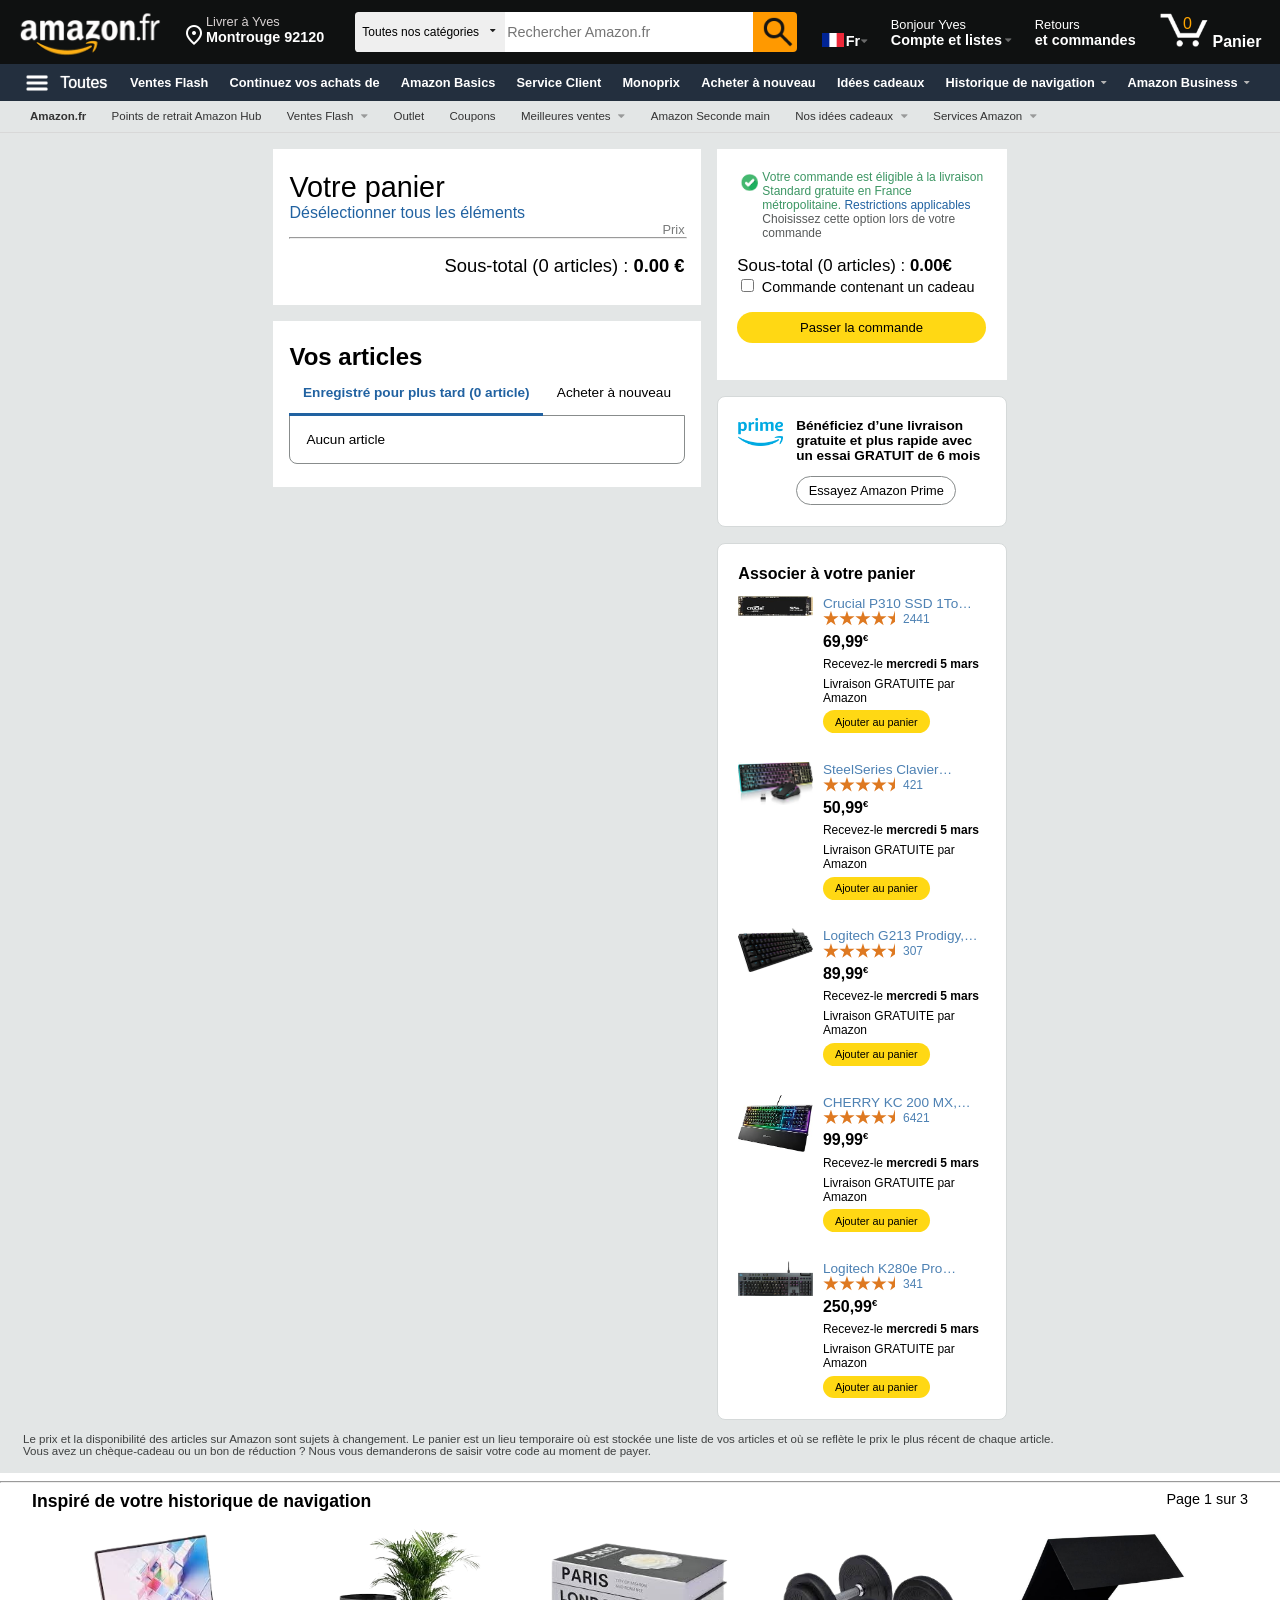
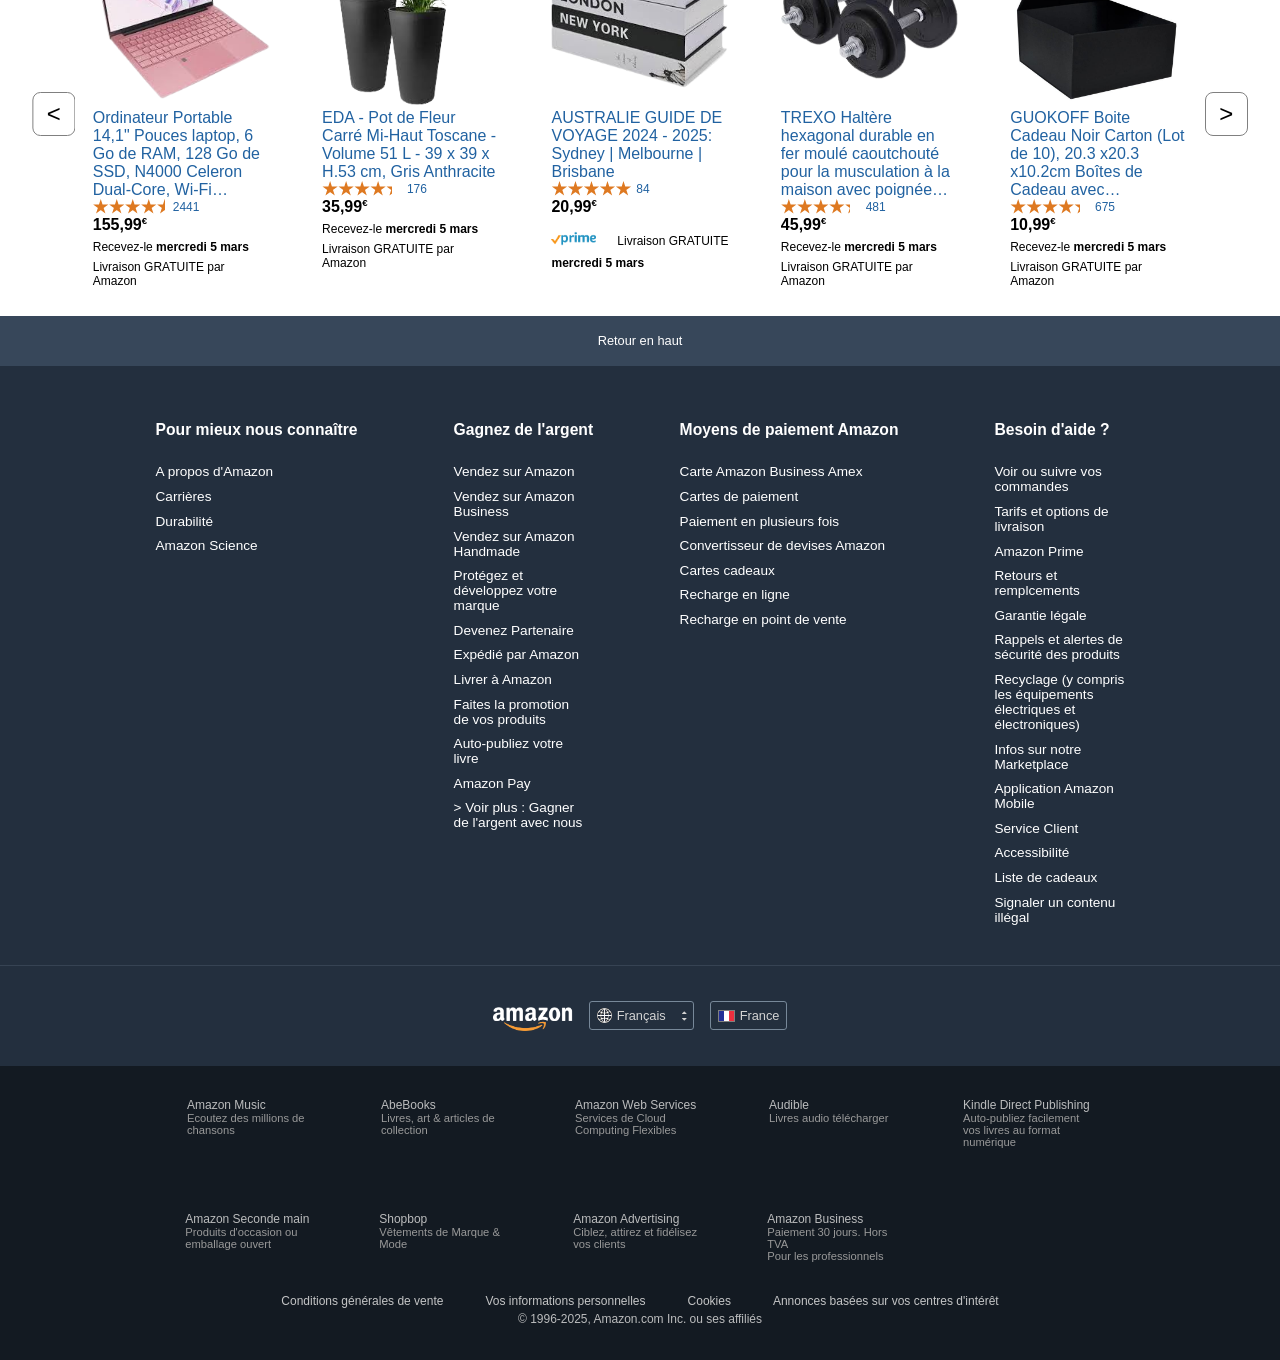
<file: panier.html>
<!DOCTYPE html>
<html lang="en">
    <head>
        <meta charset="UTF-8">
        <meta name="viewport" content="width=device-width, initial-scale=1.0">
        <link rel="stylesheet" href="CSS/menubar_footer.css">
        <link rel="stylesheet" href="CSS/panier.css">
        <link rel="stylesheet" href="https://fonts.googleapis.com/css2?family=Material+Symbols+Outlined:opsz,wght,FILL,GRAD@20..48,100..700,0..1,-50..200&icon_names=location_on"/>
        <link rel="stylesheet" href="https://cdnjs.cloudflare.com/ajax/libs/font-awesome/4.7.0/css/font-awesome.min.css">
        <title>Panier</title>
    </head>
    <body>
        <div id="menubarid"></div>
        <section class="section_adress_drop exit"  style="overflow:hidden;">
            <div class="adress_drop">
                <div class="adress_drop_top">
                </div>
                <div class="adress_drop_bottom">
                    <div style="padding:0.5em;font-weight:bold;font-size:1.2em;">Choisissez votre emplacement</div>
                    <div style="padding-left:0.7em;font-size:0.8em;color:grey">Sélectionnez votre lieu de livraison pour voir les options de livraison</div>
                    <div style="display: flex;justify-content: center;">
                        <a href="index.html" style="background-color:#ffd814;border:0;text-decoration:none;color:black;margin-top:1em;margin-bottom:0.5em;width:90%;text-align:center;padding:0.8em;border-radius:50px;font-size:1.1em;">Identifiez-vous pour voir vos addresses</a>
                    </div>
                    <hr style="width:100%;color:#d5dbdb46">
                    <div style="display:flex;align-items:center;margin-top:1em;margin-left:0.5em;">
                        <img src="./Images/blue_pin.png" style="width:20px">
                        <div style="color:#2162a1;margin-left:0.4em;font-size:0.9em;">Entrez un code postal en France </div>
                    </div>
                    <div style="display:flex;align-items:center;margin-top:1em;margin-left:0.5em;font-size:0.9em;">
                        <img src="./Images/blue_earth.webp" style="width:20px">
                        <div style="color:#2162a1;margin-left:0.4em;">
                            Livrez hors France métropolitaine </div>
                    </div>
                </div>
            </div>
        </section>
        <section class="section_adress_drop exit section_adress_drop1"  style="overflow:hidden;">
            <div class="adress_drop">
                <div class="adress_drop_top1">
                </div>
                <div class="adress_drop_bottom1" style="border-radius:20px 20px 0px 0px;">
                    <div class="adress_drop_bottom_cross">
                        X
                    </div>
                    <hr style="width:100%;color:#d5dbdb46">
                    <div style="margin-left:1em;margin-right:0.8em;">
                        <input type="checkbox" id="adress_drop_bottom_input" style="display:none;" checked>
                        <label for="adress_drop_bottom_input" style="display:flex;align-items:center;margin-top:1em;margin-bottom:0.8em;" class="adress_drop_bottom_input_label">
                            <div style="font-weight:bold;font-size:0.96em;">Catégorie</div>
                            <img src="./Images/arrow_down.png" width="18" style="margin-left:auto" >
                        </label>
                        <div class="adress_drop_bottom_flex">
                            <div style="font-weight:bold;border:3px solid #2162a1;background-color: #edf8ff;">Tous/toutes</div>
                            <div>Animalerie</div>
                            <div>Appareils Amazon et Accessoires</div>
                            <div>Auto et Moto</div>
                            <div>Beauté et Parfum</div>
                            <div>Bébé et Puériculture</div>
                            <div>Boutique Kindle</div>
                            <div>Bricolage</div>
                            <div>CD et Vinyles</div>
                            <div>Commerce, Industrie et Science</div>
                            <div>Cuisine et Maison</div>
                            <div>DVD et Blu-ray</div>
                            <div>Epicerie</div>
                            <div>Fournitures de bureau</div>
                            <div>Gros électroménager</div>
                            <div>High-Tech</div>
                            <div>Hygiène et Santé</div>
                            <div>Informatique</div>
                            <div>Instruments de musique et Sono</div>
                            <div>Jardin</div>
                            <div>Jeux et Jouets</div>
                            <div>Jeux vidéo</div>
                            <div>Livres</div>
                            <div>Luminaires et Eclairages</div>
                            <div>Mode</div>
                            <div>Sports et Loisirs</div>
                        </div>
                    </div>
                    <hr style="width:100%;color:#d5dbdb46">
                    <div style="margin-left:1em;margin-right:0.8em;">
                        <input type="checkbox" id="adress_drop_bottom_input1" style="display:none;" checked>
                        <label for="adress_drop_bottom_input1" style="display:flex;align-items:center;margin-top:1em;margin-bottom:0.8em;" class="adress_drop_bottom_input_label1">
                            <div style="font-weight:bold;font-size:0.96em;">Marques</div>
                            <img src="./Images/arrow_down.png" width="18" style="margin-left:auto" >
                        </label>
                        <div class="adress_drop_bottom_flex1">
                            <div style="font-weight:bold;border:3px solid #2162a1;background-color: #edf8ff;">Tous/toutes</div>
                            <div>Logitech</div>
                            <div>Xiaomi</div>
                            <div>Lefant</div>
                            <div>Seagate</div>
                            <div>Babyliss</div>
                            <div>Lenovo</div>
                            <div>Samsung</div>
                            <div>Meta Quest</div>
                            <div>Rowenta</div>
                            <div>Orbegozo</div>
                            <div>PINSTONE</div>
                            <div>Zinus</div>
                            <div>Lindt</div>
                            <div>HONOR</div>
                            <div>Toshiba</div>
                            <div>Playstation</div>
                            <div>INIU</div>
                        </div>
                    </div>
                    <hr style="width:100%;color:#d5dbdb46">
                    <div style="margin-left:1em;margin-right:0.8em;">
                        <input type="checkbox" id="adress_drop_bottom_input2" style="display:none;" checked>
                        <label for="adress_drop_bottom_input2" style="display:flex;align-items:center;margin-top:1em;margin-bottom:0.8em;" class="adress_drop_bottom_input_label2">
                            <div style="font-weight:bold;font-size:0.96em;">Commentaires Clients</div>
                            <img src="./Images/arrow_down.png" width="18" style="margin-left:auto" >
                        </label>
                        <div class="adress_drop_bottom_flex2">
                            <div style="font-weight:bold;border:3px solid #2162a1;background-color: #edf8ff;">Tous/toutes</div>
                            <div style="display:flex;align-items:center;padding:0.1em" class="anti-star">
                                <div class="star2"></div>
                                <div class="star2"></div>
                                <div class="star2"></div>
                                <div class="star2"></div>
                                <div style="border:none;">et plus</div>
                            </div>
                            <div style="display:flex;align-items:center;padding:0.1em" class="anti-star">
                                <div class="star2"></div>
                                <div class="star2"></div>
                                <div class="star2"></div>
                                <div style="border:none;">et plus</div>
                            </div>
                            <div style="display:flex;align-items:center;padding:0.1em" class="anti-star">
                                <div class="star2"></div>
                                <div class="star2"></div>
                                <div style="border:none;">et plus</div>
                            </div>
                            <div style="display:flex;align-items:center;padding:0.1em" class="anti-star">
                                <div class="star2"></div>
                                <div style="border:none;">et plus</div>
                            </div>
                        </div>
                    </div>
                    <hr style="width:100%;color:#d5dbdb46">
                    <div style="margin-left:1em;margin-right:0.8em;">
                        <input type="checkbox" id="adress_drop_bottom_input3" style="display:none;" checked>
                        <label for="adress_drop_bottom_input3" style="display:flex;align-items:center;margin-top:1em;margin-bottom:0.8em;" class="adress_drop_bottom_input_label3">
                            <div style="font-weight:bold;font-size:0.96em;">Prix</div>
                            <img src="./Images/arrow_down.png" width="18" style="margin-left:auto" >
                        </label>
                        <div class="adress_drop_bottom_flex3">
                            <div style="font-weight:bold;border:3px solid #2162a1;background-color: #edf8ff;">Tous/toutes</div>
                            <div>Moins de 20 €</div>
                            <div>Moins de 50 €</div>
                            <div>Moins de 100 €</div>
                            <div>Moins de 200 €</div>
                            <div>200 € et plus</div>
                        </div>
                    </div>
                    <hr style="width:100%;color:#d5dbdb46">
                    <div style="margin-left:1em;margin-right:0.8em;">
                        <input type="checkbox" id="adress_drop_bottom_input4" style="display:none;" checked>
                        <label for="adress_drop_bottom_input4" style="display:flex;align-items:center;margin-top:1em;margin-bottom:0.8em;" class="adress_drop_bottom_input_label4">
                            <div style="font-weight:bold;font-size:0.96em;">Remise</div>
                            <img src="./Images/arrow_down.png" width="18" style="margin-left:auto" >
                        </label>
                        <div class="adress_drop_bottom_flex4">
                            <div style="font-weight:bold;border:3px solid #2162a1;background-color: #edf8ff;">Tous/toutes</div>
                            <div>10 % de remise ou plus</div>
                            <div>25 % de remise ou plus</div>
                            <div>50 % de remise ou plus</div>
                            <div>70 % de remise ou plus</div>
                        </div>
                    </div>
                    <hr style="width:100%;color:#d5dbdb46">
                    <div style="margin-left:1em;margin-right:0.8em;">
                        <input type="checkbox" id="adress_drop_bottom_input5" style="display:none;" checked>
                        <label for="adress_drop_bottom_input5" style="display:flex;align-items:center;margin-top:1em;margin-bottom:0.8em;" class="adress_drop_bottom_input_label5">
                            <div style="font-weight:bold;font-size:0.96em;">Parcourir par</div>
                            <img src="./Images/arrow_down.png" width="18" style="margin-left:auto" >
                        </label>
                        <div class="adress_drop_bottom_flex5">
                            <div style="font-weight:bold;border:3px solid #2162a1;background-color: #edf8ff;">Tous/toutes</div>
                            <div>Pour vous</div>
                            <div>Offres tendance</div>
                            <div>Offres éclair</div>
                            <div>Moins de 20 €</div>
                            <div>Appareils Amazon</div>
                            <div>Informatique et logiciels</div>
                            <div>Cuisine et maison</div>
                            <div>Bricolage et jardin</div>
                            <div>Hygiène et santé</div>
                            <div>Téléphones et accessoires</div>
                            <div>Meubles</div>
                            <div>TV, Vidéo & Home cinéma</div>
                            <div>Mode</div>
                            <div>Casques et enceintes</div>
                            <div>Jouets</div>
                            <div>Beauté</div>
                            <div>Sports et loisirs</div>
                            <div>Fournitures scolaires et de bureau</div>
                            <div>Puériculture</div>
                            <div>Auto et moto</div>
                            <div>Animalerie</div>
                            <div>Appareils photo</div>
                            <div>Jeuix vidéos et accessoires</div>
                            <div>Sacs et bagages</div>
                            <div>Epicerie</div>
                            <div>Bijoux et montres</div>
                            <div>Bières, vins et spiritueux</div>
                            <div>Achetez plus et économisez</div>
                            <div>Coupons</div>
                            <div>Nouveautés dénichées</div>
                        </div>
                    </div>
                    <hr style="width:100%;color:#d5dbdb46">
                    <div style="display:flex;margin-left:1em;margin-right:0.8em;align-items:center;">
                        <div style="color:#6f7373;border:1px solid #6f73734b;padding:1em;font-size:1em;border-radius:8px;">Effacer les filtres</div>
                        <div class="adress_drop_bottom1_submit">Afficher les résultats</div>
                    </div>
                </div>
            </div>
        </section>
        <section class="section_resp_left exit"> <!--modify second tout afficher-->
            <div class="resp_left_gauche">
                <div class="slide_div amazon_music_div">
                    <div style="display: flex;align-items: center;border-bottom:5px solid #d5dbdb;padding:0.2em;" class="mp menu_principal">
                        <img src="./Images/arrow_left.png" style="height:25px;margin-left:1em;margin-right:0.4em;">
                        <div style="color:black;font-size:1em;font-weight:bold;">Menu Principal</div>   
                        <div style="margin-left:auto;margin-right:0.3em;"><img src="./Images/home_icon.png" style="height:50px;opacity:0;"></div>
                    </div>
                    <a href="index.html" style="text-decoration: none;">
                        <div style="display: flex;align-items: center;padding:0.2em;">
                            <div style="color:black;font-size:1em;margin-left:1em;">Ecoutez de la musique gratuitement</div>   
                            <div style="margin-left:auto;margin-right:0.3em;"><img src="./Images/home_icon.png" style="height:50px;opacity:0;"></div>
                        </div>
                    </a>
                    <div style="display: flex;align-items: center;padding:0.3em;">
                        <div style="color:black;font-weight:bold;font-size:1.1em;margin-left:1em;">Amazon Music</div>   
                        <div style="margin-left:auto;margin-right:0.3em;"><img src="./Images/home_icon.png" style="height:50px;opacity:0;"></div>
                    </div>
                    <a href="index.html" style="text-decoration: none;">
                        <div style="display: flex;align-items: center;padding:0.2em;">
                            <div style="color:black;font-size:1em;margin-left:1em;">Amazon Music Unlimited</div>   
                            <div style="margin-left:auto;margin-right:0.3em;"><img src="./Images/home_icon.png" style="height:50px;opacity:0;"></div>
                        </div>
                    </a>
                    <a href="index.html" style="text-decoration: none;">
                        <div style="display: flex;align-items: center;padding:0.2em;">
                            <div style="color:black;font-size:1em;margin-left:1em;">Amazon Music Apps</div>   
                            <div style="margin-left:auto;margin-right:0.3em;"><img src="./Images/home_icon.png" style="height:50px;opacity:0;"></div>
                        </div>
                    </a>
                    <a href="index.html" style="text-decoration: none;">
                        <div style="display: flex;align-items: center;padding:0.2em;">
                            <div style="color:black;font-size:1em;margin-left:1em;">Téléchargement de musique</div>   
                            <div style="margin-left:auto;margin-right:0.3em;"><img src="./Images/home_icon.png" style="height:50px;opacity:0;"></div>
                        </div>
                    </a>
                    <a href="index.html" style="text-decoration: none;">
                        <div style="display: flex;align-items: center;padding:0.2em;">
                            <div style="color:black;font-size:1em;margin-left:1em;">CD & Vinyles</div>   
                            <div style="margin-left:auto;margin-right:0.3em;"><img src="./Images/home_icon.png" style="height:50px;opacity:0;"></div>
                        </div>
                    </a>
                    <a href="index.html" style="text-decoration: none;">
                        <div style="display: flex;align-items: center;border-bottom:5px solid #d5dbdb;padding:0.2em;">
                            <div style="color:black;font-size:1em;margin-left:1em;">Merchandising Artistes</div>   
                            <div style="margin-left:auto;margin-right:0.3em;"><img src="./Images/home_icon.png" style="height:50px;opacity:0;"></div>
                        </div>
                    </a>
                </div><!---->
                <div class="slide_div echo_alexa_div" style="overflow:scroll">
                    <div style="display: flex;align-items: center;border-bottom:5px solid #d5dbdb;padding:0.3em;" class="mp menu_principal1">
                        <img src="./Images/arrow_left.png" style="height:25px;margin-left:1em;margin-right:0.4em;">
                        <div style="color:black;font-size:1em;font-weight:bold;">Menu Principal</div>   
                        <div style="margin-left:auto;margin-right:0.3em;"><img src="./Images/home_icon.png" style="height:50px;opacity:0;"></div>
                    </div>
                    <div style="display: flex;align-items: center;padding:0.3em;">
                        <div style="color:black;font-weight:bold;font-size:1.1em;margin-left:1em;">Appareils Echo</div>   
                        <div style="margin-left:auto;margin-right:0.3em;"><img src="./Images/home_icon.png" style="height:50px;opacity:0;"></div>
                    </div>
                    <a href="index.html" style="text-decoration: none;">
                        <div style="display: flex;align-items: center;padding:0.2em;">
                            <div style="color:black;font-size:1em;margin-left:1em;">Voir tous les appareils avec Alexa</div>   
                            <div style="margin-left:auto;margin-right:0.3em;"><img src="./Images/home_icon.png" style="height:50px;opacity:0;"></div>
                        </div>
                    </a>
                    <a href="index.html" style="text-decoration: none;">
                        <div style="display: flex;align-items: center;padding:0.2em;">
                            <div style="color:black;font-size:1em;margin-left:1em;">Enceinte connectée Echo</div>   
                            <div style="margin-left:auto;margin-right:0.3em;"><img src="./Images/home_icon.png" style="height:50px;opacity:0;"></div>
                        </div>
                    </a>
                    <a href="index.html" style="text-decoration: none;">
                        <div style="display: flex;align-items: center;padding:0.2em;">
                            <div style="color:black;font-size:1em;margin-left:1em;">Ecrans connectés</div>   
                            <div style="margin-left:auto;margin-right:0.3em;"><img src="./Images/home_icon.png" style="height:50px;opacity:0;"></div>
                        </div>
                    </a>
                    <a href="index.html" style="text-decoration: none;">
                        <div style="display: flex;align-items: center;padding:0.2em;border-bottom:5px solid #d5dbdb;">
                            <div style="color:black;font-size:1em;margin-left:1em;">Alexa où que vous soyez</div>   
                            <div style="margin-left:auto;margin-right:0.3em;"><img src="./Images/home_icon.png" style="height:50px;opacity:0;"></div>
                        </div>
                    </a>
                    <div style="display: flex;align-items: center;padding:0.3em;">
                        <div style="color:black;font-weight:bold;font-size:1.1em;margin-left:1em;">Sécurité à domicile et connectivité</div>   
                        <div style="margin-left:auto;margin-right:0.3em;"><img src="./Images/home_icon.png" style="height:50px;opacity:0;"></div>
                    </div>
                    <a href="index.html" style="text-decoration: none;">
                        <div style="display: flex;align-items: center;padding:0.2em;">
                            <div style="color:black;font-size:1em;margin-left:1em;">Toute la sécurité à domicile par Amazon</div>   
                            <div style="margin-left:auto;margin-right:0.3em;"><img src="./Images/home_icon.png" style="height:50px;opacity:0;"></div>
                        </div>
                    </a>
                    <a href="index.html" style="text-decoration: none;">
                        <div style="display: flex;align-items: center;padding:0.2em;">
                            <div style="color:black;font-size:1em;margin-left:1em;">Ring et Blink caméras</div>   
                            <div style="margin-left:auto;margin-right:0.3em;"><img src="./Images/home_icon.png" style="height:50px;opacity:0;"></div>
                        </div>
                    </a>
                    <a href="index.html" style="text-decoration: none;">
                        <div style="display: flex;align-items: center;padding:0.2em;">
                            <div style="color:black;font-size:1em;margin-left:1em;">Ring et Blink sonnettes</div>   
                            <div style="margin-left:auto;margin-right:0.3em;"><img src="./Images/home_icon.png" style="height:50px;opacity:0;"></div>
                        </div>
                    </a>
                    <a href="index.html" style="text-decoration: none;">
                        <div style="display: flex;align-items: center;padding:0.2em;border-bottom:5px solid #d5dbdb;">
                            <div style="color:black;font-size:1em;margin-left:1em;">Ring système d'alarme</div>   
                            <div style="margin-left:auto;margin-right:0.3em;"><img src="./Images/home_icon.png" style="height:50px;opacity:0;"></div>
                        </div>
                    </a>
                    <div style="display: flex;align-items: center;padding:0.3em;">
                        <div style="color:black;font-weight:bold;font-size:1.1em;margin-left:1em;">Alexa et Maison connectée</div>   
                        <div style="margin-left:auto;margin-right:0.3em;"><img src="./Images/home_icon.png" style="height:50px;opacity:0;"></div>
                    </div>
                    <a href="index.html" style="text-decoration: none;">
                        <div style="display: flex;align-items: center;padding:0.2em;">
                            <div style="color:black;font-size:1em;margin-left:1em;">Lumières et prises connectées</div>   
                            <div style="margin-left:auto;margin-right:0.3em;"><img src="./Images/home_icon.png" style="height:50px;opacity:0;"></div>
                        </div>
                    </a>
                    <a href="index.html" style="text-decoration: none;">
                        <div style="display: flex;align-items: center;padding:0.2em;">
                            <div style="color:black;font-size:1em;margin-left:1em;">eero Wi-Fi mesh</div>   
                            <div style="margin-left:auto;margin-right:0.3em;"><img src="./Images/home_icon.png" style="height:50px;opacity:0;"></div>
                        </div>
                    </a>
                    <a href="index.html" style="text-decoration: none;">
                        <div style="display: flex;align-items: center;padding:0.2em;border-bottom:5px solid #d5dbdb;">
                            <div style="color:black;font-size:1em;margin-left:1em;">Fonctionne avec Alexa</div>   
                            <div style="margin-left:auto;margin-right:0.3em;"><img src="./Images/home_icon.png" style="height:50px;opacity:0;"></div>
                        </div>
                    </a>
                    <div style="display: flex;align-items: center;padding:0.3em;">
                        <div style="color:black;font-weight:bold;font-size:1.1em;margin-left:1em;">Contenu et ressources</div>   
                        <div style="margin-left:auto;margin-right:0.3em;"><img src="./Images/home_icon.png" style="height:50px;opacity:0;"></div>
                    </div>
                    <a href="index.html" style="text-decoration: none;">
                        <div style="display: flex;align-items: center;padding:0.2em;">
                            <div style="color:black;font-size:1em;margin-left:1em;">Alexa et vos informations personnelles</div>   
                            <div style="margin-left:auto;margin-right:0.3em;"><img src="./Images/home_icon.png" style="height:50px;opacity:0;"></div>
                        </div>
                    </a>
                    <a href="index.html" style="text-decoration: none;">
                        <div style="display: flex;align-items: center;padding:0.2em;">
                            <div style="color:black;font-size:1em;margin-left:1em;">Alexa et Maison connectée</div>   
                            <div style="margin-left:auto;margin-right:0.3em;"><img src="./Images/home_icon.png" style="height:50px;opacity:0;"></div>
                        </div>
                    </a>
                    <a href="index.html" style="text-decoration: none;">
                        <div style="display: flex;align-items: center;padding:0.2em;">
                            <div style="color:black;font-size:1em;margin-left:1em;">Sécurité à domicile et connectivité</div>   
                            <div style="margin-left:auto;margin-right:0.3em;"><img src="./Images/home_icon.png" style="height:50px;opacity:0;"></div>
                        </div>
                    </a>
                    <a href="index.html" style="text-decoration: none;">
                        <div style="display: flex;align-items: center;padding:0.2em;border-bottom:5px solid #d5dbdb;">
                            <div style="color:black;font-size:1em;margin-left:1em;">Skills Alexa</div>   
                            <div style="margin-left:auto;margin-right:0.3em;"><img src="./Images/home_icon.png" style="height:50px;opacity:0;"></div>
                        </div>
                    </a>
                </div><!---->
                <div class="slide_div amazon_fire_tv_div">
                    <div style="display: flex;align-items: center;border-bottom:5px solid #d5dbdb;padding:0.3em;" class="mp menu_principal2">
                        <img src="./Images/arrow_left.png" style="height:25px;margin-left:1em;margin-right:0.4em;">
                        <div style="color:black;font-size:1em;font-weight:bold;">Menu Principal</div>   
                        <div style="margin-left:auto;margin-right:0.3em;"><img src="./Images/home_icon.png" style="height:50px;opacity:0;"></div>
                    </div>
                    <div style="display: flex;align-items: center;padding:0.3em;">
                        <div style="color:black;font-weight:bold;font-size:1.1em;margin-left:1em;">Regarder du contenu</div>   
                        <div style="margin-left:auto;margin-right:0.3em;"><img src="./Images/home_icon.png" style="height:50px;opacity:0;"></div>
                    </div>
                    <a href="index.html" style="text-decoration: none;">
                        <div style="display: flex;align-items: center;padding:0.2em;">
                            <div style="color:black;font-size:1em;margin-left:1em;">Tout Fire TV</div>   
                            <div style="margin-left:auto;margin-right:0.3em;"><img src="./Images/home_icon.png" style="height:50px;opacity:0;"></div>
                        </div>
                    </a>
                    <a href="index.html" style="text-decoration: none;">
                        <div style="display: flex;align-items: center;padding:0.2em;">
                            <div style="color:black;font-size:1em;margin-left:1em;">Appareils de streaming</div>   
                            <div style="margin-left:auto;margin-right:0.3em;"><img src="./Images/home_icon.png" style="height:50px;opacity:0;"></div>
                        </div>
                    </a>
                    <a href="index.html" style="text-decoration: none;">
                        <div style="display: flex;align-items: center;padding:0.2em;">
                            <div style="color:black;font-size:1em;margin-left:1em;">Smart TV</div>   
                            <div style="margin-left:auto;margin-right:0.3em;"><img src="./Images/home_icon.png" style="height:50px;opacity:0;"></div>
                        </div>
                    </a>
                    <a href="index.html" style="text-decoration: none;">
                        <div style="display: flex;align-items: center;padding:0.2em;">
                            <div style="color:black;font-size:1em;margin-left:1em;">Accessoires</div>   
                            <div style="margin-left:auto;margin-right:0.3em;"><img src="./Images/home_icon.png" style="height:50px;opacity:0;"></div>
                        </div>
                    </a>
                    <a href="index.html" style="text-decoration: none;">
                        <div style="display: flex;align-items: center;padding:0.2em;">
                            <div style="color:black;font-size:1em;margin-left:1em;">Applis et jeux pour Fire TV Stick</div>   
                            <div style="margin-left:auto;margin-right:0.3em;"><img src="./Images/home_icon.png" style="height:50px;opacity:0;"></div>
                        </div>
                    </a>
                    <a href="index.html" style="text-decoration: none;">
                        <div style="display: flex;align-items: center;padding:0.2em;">
                            <div style="color:black;font-size:1em;margin-left:1em;">Prime Video | Inclus avec Prime</div>   
                            <div style="margin-left:auto;margin-right:0.3em;"><img src="./Images/home_icon.png" style="height:50px;opacity:0;"></div>
                        </div>
                    </a>
                    <a href="index.html" style="text-decoration: none;">
                        <div style="display: flex;align-items: center;padding:0.2em;border-bottom:5px solid #d5dbdb;">
                            <div style="color:black;font-size:1em;margin-left:1em;">Amazon Drive</div>   
                            <div style="margin-left:auto;margin-right:0.3em;"><img src="./Images/home_icon.png" style="height:50px;opacity:0;"></div>
                        </div>
                    </a>
                </div><!---->
                <div class="slide_div liseuses_kindle_div">
                    <div style="display: flex;align-items: center;border-bottom:5px solid #d5dbdb;padding:0.3em;" class="mp menu_principal3">
                        <img src="./Images/arrow_left.png" style="height:25px;margin-left:1em;margin-right:0.4em;">
                        <div style="color:black;font-size:1em;font-weight:bold;">Menu Principal</div>   
                        <div style="margin-left:auto;margin-right:0.3em;"><img src="./Images/home_icon.png" style="height:50px;opacity:0;"></div>
                    </div>
                    <div style="display: flex;align-items: center;padding:0.3em;">
                        <div style="color:black;font-weight:bold;font-size:1.1em;margin-left:1em;">Liseuses Kindle</div>   
                        <div style="margin-left:auto;margin-right:0.3em;"><img src="./Images/home_icon.png" style="height:50px;opacity:0;"></div>
                    </div>
                    <a href="index.html" style="text-decoration: none;">
                        <div style="display: flex;align-items: center;padding:0.2em;">
                            <div style="color:black;font-size:1em;margin-left:1em;">Liseuses Kindle</div>   
                            <div style="margin-left:auto;margin-right:0.3em;"><img src="./Images/home_icon.png" style="height:50px;opacity:0;"></div>
                        </div>
                    </a>
                    <a href="index.html" style="text-decoration: none;">
                        <div style="display: flex;align-items: center;padding:0.2em;">
                            <div style="color:black;font-size:1em;margin-left:1em;">Accessoires</div>   
                            <div style="margin-left:auto;margin-right:0.3em;"><img src="./Images/home_icon.png" style="height:50px;opacity:0;"></div>
                        </div>
                    </a>
                    <a href="index.html" style="text-decoration: none;">
                        <div style="display: flex;align-items: center;padding:0.2em;">
                            <div style="color:black;font-size:1em;margin-left:1em;">Tous les ebooks Kindle</div>   
                            <div style="margin-left:auto;margin-right:0.3em;"><img src="./Images/home_icon.png" style="height:50px;opacity:0;"></div>
                        </div>
                    </a>
                    <a href="index.html" style="text-decoration: none;">
                        <div style="display: flex;align-items: center;padding:0.2em;">
                            <div style="color:black;font-size:1em;margin-left:1em;">Abonnement Kindle</div>   
                            <div style="margin-left:auto;margin-right:0.3em;"><img src="./Images/home_icon.png" style="height:50px;opacity:0;"></div>
                        </div>
                    </a>
                    <a href="index.html" style="text-decoration: none;">
                        <div style="display: flex;align-items: center;padding:0.2em;">
                            <div style="color:black;font-size:1em;margin-left:1em;">Prime Reading</div>   
                            <div style="margin-left:auto;margin-right:0.3em;"><img src="./Images/home_icon.png" style="height:50px;opacity:0;"></div>
                        </div>
                    </a>
                    <a href="index.html" style="text-decoration: none;">
                        <div style="display: flex;align-items: center;padding:0.2em;">
                            <div style="color:black;font-size:1em;margin-left:1em;">Outlet Kindle</div>   
                            <div style="margin-left:auto;margin-right:0.3em;"><img src="./Images/home_icon.png" style="height:50px;opacity:0;"></div>
                        </div>
                    </a>
                    <a href="index.html" style="text-decoration: none;">
                        <div style="display: flex;align-items: center;padding:0.2em;">
                            <div style="color:black;font-size:1em;margin-left:1em;">Accessoires</div>   
                            <div style="margin-left:auto;margin-right:0.3em;"><img src="./Images/home_icon.png" style="height:50px;opacity:0;"></div>
                        </div>
                    </a>
                    <a href="index.html" style="text-decoration: none;">
                        <div style="display: flex;align-items: center;padding:0.2em;border-bottom:5px solid #d5dbdb;">
                            <div style="color:black;font-size:1em;margin-left:1em;">Applications de lectures gratuites</div>   
                            <div style="margin-left:auto;margin-right:0.3em;"><img src="./Images/home_icon.png" style="height:50px;opacity:0;"></div>
                        </div>
                    </a>
                </div><!---->
                <div class="slide_div app_shop_pour_android_div">
                    <div style="display: flex;align-items: center;border-bottom:5px solid #d5dbdb;padding:0.3em;" class="mp menu_principal4">
                        <img src="./Images/arrow_left.png" style="height:25px;margin-left:1em;margin-right:0.4em;">
                        <div style="color:black;font-size:1em;font-weight:bold;">Menu Principal</div>   
                        <div style="margin-left:auto;margin-right:0.3em;"><img src="./Images/home_icon.png" style="height:50px;opacity:0;"></div>
                    </div>
                    <div style="display: flex;align-items: center;padding:0.3em;">
                        <div style="color:black;font-weight:bold;font-size:1.1em;margin-left:1em;">App-Shop pour Android</div>   
                        <div style="margin-left:auto;margin-right:0.3em;"><img src="./Images/home_icon.png" style="height:50px;opacity:0;"></div>
                    </div>
                    <a href="index.html" style="text-decoration: none;">
                        <div style="display: flex;align-items: center;padding:0.2em;border-bottom:5px solid #d5dbdb;">
                            <div style="color:black;font-size:1em;margin-left:1em;">Applications Amazon</div>   
                            <div style="margin-left:auto;margin-right:0.3em;"><img src="./Images/home_icon.png" style="height:50px;opacity:0;"></div>
                        </div>
                    </a>
                </div><!---->
                <div class="slide_div livres_et_audible_div">
                    <div style="display: flex;align-items: center;border-bottom:5px solid #d5dbdb;padding:0.3em;" class="mp menu_principal5">
                        <img src="./Images/arrow_left.png" style="height:25px;margin-left:1em;margin-right:0.4em;">
                        <div style="color:black;font-size:1em;font-weight:bold;">Menu Principal</div>   
                        <div style="margin-left:auto;margin-right:0.3em;"><img src="./Images/home_icon.png" style="height:50px;opacity:0;"></div>
                    </div>
                    <div style="display: flex;align-items: center;padding:0.3em;">
                        <div style="color:black;font-weight:bold;font-size:1.1em;margin-left:1em;">Livres et Audible</div>   
                        <div style="margin-left:auto;margin-right:0.3em;"><img src="./Images/home_icon.png" style="height:50px;opacity:0;"></div>
                    </div>
                    <a href="index.html" style="text-decoration: none;">
                        <div style="display: flex;align-items: center;padding:0.2em;">
                            <div style="color:black;font-size:1em;margin-left:1em;">Tous les livres</div>   
                            <div style="margin-left:auto;margin-right:0.3em;"><img src="./Images/home_icon.png" style="height:50px;opacity:0;"></div>
                        </div>
                    </a>
                    <a href="index.html" style="text-decoration: none;">
                        <div style="display: flex;align-items: center;padding:0.2em;">
                            <div style="color:black;font-size:1em;margin-left:1em;">Ebooks Kindle</div>   
                            <div style="margin-left:auto;margin-right:0.3em;"><img src="./Images/home_icon.png" style="height:50px;opacity:0;"></div>
                        </div>
                    </a>
                    <a href="index.html" style="text-decoration: none;">
                        <div style="display: flex;align-items: center;padding:0.2em;">
                            <div style="color:black;font-size:1em;margin-left:1em;">Prime Reading</div>   
                            <div style="margin-left:auto;margin-right:0.3em;"><img src="./Images/home_icon.png" style="height:50px;opacity:0;"></div>
                        </div>
                    </a>
                    <a href="index.html" style="text-decoration: none;">
                        <div style="display: flex;align-items: center;padding:0.2em;">
                            <div style="color:black;font-size:1em;margin-left:1em;">Livres anglais et étrangers</div>   
                            <div style="margin-left:auto;margin-right:0.3em;"><img src="./Images/home_icon.png" style="height:50px;opacity:0;"></div>
                        </div>
                    </a>
                    <a href="index.html" style="text-decoration: none;">
                        <div style="display: flex;align-items: center;padding:0.2em;">
                            <div style="color:black;font-size:1em;margin-left:1em;">Manuels scolaires et parascolaires</div>   
                            <div style="margin-left:auto;margin-right:0.3em;"><img src="./Images/home_icon.png" style="height:50px;opacity:0;"></div>
                        </div>
                    </a>
                    <a href="index.html" style="text-decoration: none;">
                        <div style="display: flex;align-items: center;padding:0.2em;border-bottom:5px solid #d5dbdb;">
                            <div style="color:black;font-size:1em;margin-left:1em;">Livres audio Audible</div>   
                            <div style="margin-left:auto;margin-right:0.3em;"><img src="./Images/home_icon.png" style="height:50px;opacity:0;"></div>
                        </div>
                    </a>
                </div><!---->
                <div class="slide_div musique_div">
                    <div style="display: flex;align-items: center;border-bottom:5px solid #d5dbdb;padding:0.3em;" class="mp menu_principal6">
                        <img src="./Images/arrow_left.png" style="height:25px;margin-left:1em;margin-right:0.4em;">
                        <div style="color:black;font-size:1em;font-weight:bold;">Menu Principal</div>   
                        <div style="margin-left:auto;margin-right:0.3em;"><img src="./Images/home_icon.png" style="height:50px;opacity:0;"></div>
                    </div>
                    <div style="display: flex;align-items: center;padding:0.3em;">
                        <div style="color:black;font-weight:bold;font-size:1.1em;margin-left:1em;">Musique, DVD et Blu-ray</div>   
                        <div style="margin-left:auto;margin-right:0.3em;"><img src="./Images/home_icon.png" style="height:50px;opacity:0;"></div>
                    </div>
                    <a href="index.html" style="text-decoration: none;">
                        <div style="display: flex;align-items: center;padding:0.2em;">
                            <div style="color:black;font-size:1em;margin-left:1em;">Amazon Music Unlimited</div>   
                            <div style="margin-left:auto;margin-right:0.3em;"><img src="./Images/home_icon.png" style="height:50px;opacity:0;"></div>
                        </div>
                    </a>
                    <a href="index.html" style="text-decoration: none;">
                        <div style="display: flex;align-items: center;padding:0.2em;">
                            <div style="color:black;font-size:1em;margin-left:1em;">Téléchargements MP3</div>   
                            <div style="margin-left:auto;margin-right:0.3em;"><img src="./Images/home_icon.png" style="height:50px;opacity:0;"></div>
                        </div>
                    </a>
                    <a href="index.html" style="text-decoration: none;">
                        <div style="display: flex;align-items: center;padding:0.2em;">
                            <div style="color:black;font-size:1em;margin-left:1em;">CD & Vinyles</div>   
                            <div style="margin-left:auto;margin-right:0.3em;"><img src="./Images/home_icon.png" style="height:50px;opacity:0;"></div>
                        </div>
                    </a>
                    <a href="index.html" style="text-decoration: none;">
                        <div style="display: flex;align-items: center;padding:0.2em;">
                            <div style="color:black;font-size:1em;margin-left:1em;">Musique classique</div>   
                            <div style="margin-left:auto;margin-right:0.3em;"><img src="./Images/home_icon.png" style="height:50px;opacity:0;"></div>
                        </div>
                    </a>
                    <a href="index.html" style="text-decoration: none;">
                        <div style="display: flex;align-items: center;padding:0.2em;">
                            <div style="color:black;font-size:1em;margin-left:1em;">Vinyles</div>   
                            <div style="margin-left:auto;margin-right:0.3em;"><img src="./Images/home_icon.png" style="height:50px;opacity:0;"></div>
                        </div>
                    </a>
                    <a href="index.html" style="text-decoration: none;">
                        <div style="display: flex;align-items: center;padding:0.2em;">
                            <div style="color:black;font-size:1em;margin-left:1em;">Instruments de musique & Sono</div>   
                            <div style="margin-left:auto;margin-right:0.3em;"><img src="./Images/home_icon.png" style="height:50px;opacity:0;"></div>
                        </div>
                    </a>
                    <a href="index.html" style="text-decoration: none;">
                        <div style="display: flex;align-items: center;padding:0.2em;">
                            <div style="color:black;font-size:1em;margin-left:1em;">DVD & Blu-ray</div>   
                            <div style="margin-left:auto;margin-right:0.3em;"><img src="./Images/home_icon.png" style="height:50px;opacity:0;"></div>
                        </div>
                    </a>
                    <a href="index.html" style="text-decoration: none;">
                        <div style="display: flex;align-items: center;padding:0.2em;">
                            <div style="color:black;font-size:1em;margin-left:1em;">Séries TV</div>   
                            <div style="margin-left:auto;margin-right:0.3em;"><img src="./Images/home_icon.png" style="height:50px;opacity:0;"></div>
                        </div>
                    </a>
                    <a href="index.html" style="text-decoration: none;">
                        <div style="display: flex;align-items: center;padding:0.2em;border-bottom:5px solid #d5dbdb;">
                            <div style="color:black;font-size:1em;margin-left:1em;">Blu-ray</div>   
                            <div style="margin-left:auto;margin-right:0.3em;"><img src="./Images/home_icon.png" style="height:50px;opacity:0;"></div>
                        </div>
                    </a>
                </div><!---->
                <div class="slide_div jeux_videos_div">
                    <div style="display: flex;align-items: center;border-bottom:5px solid #d5dbdb;padding:0.3em;" class="mp menu_principal7">
                        <img src="./Images/arrow_left.png" style="height:25px;margin-left:1em;margin-right:0.4em;">
                        <div style="color:black;font-size:1em;font-weight:bold;">Menu Principal</div>   
                        <div style="margin-left:auto;margin-right:0.3em;"><img src="./Images/home_icon.png" style="height:50px;opacity:0;"></div>
                    </div>
                    <div style="display: flex;align-items: center;padding:0.3em;">
                        <div style="color:black;font-weight:bold;font-size:1.1em;margin-left:1em;">Jeux vidéo et Consoles</div>   
                        <div style="margin-left:auto;margin-right:0.3em;"><img src="./Images/home_icon.png" style="height:50px;opacity:0;"></div>
                    </div>
                    <a href="index.html" style="text-decoration: none;">
                        <div style="display: flex;align-items: center;padding:0.2em;">
                            <div style="color:black;font-size:1em;margin-left:1em;">Tous les jeux vidéo</div>   
                            <div style="margin-left:auto;margin-right:0.3em;"><img src="./Images/home_icon.png" style="height:50px;opacity:0;"></div>
                        </div>
                    </a>
                    <a href="index.html" style="text-decoration: none;">
                        <div style="display: flex;align-items: center;padding:0.2em;">
                            <div style="color:black;font-size:1em;margin-left:1em;">Précommandes</div>   
                            <div style="margin-left:auto;margin-right:0.3em;"><img src="./Images/home_icon.png" style="height:50px;opacity:0;"></div>
                        </div>
                    </a>
                    <a href="index.html" style="text-decoration: none;">
                        <div style="display: flex;align-items: center;padding:0.2em;">
                            <div style="color:black;font-size:1em;margin-left:1em;">Promotions</div>   
                            <div style="margin-left:auto;margin-right:0.3em;"><img src="./Images/home_icon.png" style="height:50px;opacity:0;"></div>
                        </div>
                    </a>
                    <a href="index.html" style="text-decoration: none;">
                        <div style="display: flex;align-items: center;padding:0.2em;">
                            <div style="color:black;font-size:1em;margin-left:1em;">Xbox Series X|S</div>   
                            <div style="margin-left:auto;margin-right:0.3em;"><img src="./Images/home_icon.png" style="height:50px;opacity:0;"></div>
                        </div>
                    </a>
                    <a href="index.html" style="text-decoration: none;">
                        <div style="display: flex;align-items: center;padding:0.2em;">
                            <div style="color:black;font-size:1em;margin-left:1em;">Xbox One</div>   
                            <div style="margin-left:auto;margin-right:0.3em;"><img src="./Images/home_icon.png" style="height:50px;opacity:0;"></div>
                        </div>
                    </a>
                    <a href="index.html" style="text-decoration: none;">
                        <div style="display: flex;align-items: center;padding:0.2em;">
                            <div style="color:black;font-size:1em;margin-left:1em;">Nintendo Switch</div>   
                            <div style="margin-left:auto;margin-right:0.3em;"><img src="./Images/home_icon.png" style="height:50px;opacity:0;"></div>
                        </div>
                    </a>
                    <a href="index.html" style="text-decoration: none;">
                        <div style="display: flex;align-items: center;padding:0.2em;">
                            <div style="color:black;font-size:1em;margin-left:1em;">PlayStation 5</div>   
                            <div style="margin-left:auto;margin-right:0.3em;"><img src="./Images/home_icon.png" style="height:50px;opacity:0;"></div>
                        </div>
                    </a>
                    <a href="index.html" style="text-decoration: none;">
                        <div style="display: flex;align-items: center;padding:0.2em;">
                            <div style="color:black;font-size:1em;margin-left:1em;">PlayStation 4</div>   
                            <div style="margin-left:auto;margin-right:0.3em;"><img src="./Images/home_icon.png" style="height:50px;opacity:0;"></div>
                        </div>
                    </a>
                    <a href="index.html" style="text-decoration: none;">
                        <div style="display: flex;align-items: center;padding:0.2em;">
                            <div style="color:black;font-size:1em;margin-left:1em;">Pc</div>   
                            <div style="margin-left:auto;margin-right:0.3em;"><img src="./Images/home_icon.png" style="height:50px;opacity:0;"></div>
                        </div>
                    </a>
                    <a href="index.html" style="text-decoration: none;">
                        <div style="display: flex;align-items: center;padding:0.2em;">
                            <div style="color:black;font-size:1em;margin-left:1em;">Réalité virtuelle</div>   
                            <div style="margin-left:auto;margin-right:0.3em;"><img src="./Images/home_icon.png" style="height:50px;opacity:0;"></div>
                        </div>
                    </a>
                    <a href="index.html" style="text-decoration: none;">
                        <div style="display: flex;align-items: center;padding:0.2em;border-bottom:5px solid #d5dbdb;">
                            <div style="color:black;font-size:1em;margin-left:1em;">Consoles rétro</div>   
                            <div style="margin-left:auto;margin-right:0.3em;"><img src="./Images/home_icon.png" style="height:50px;opacity:0;"></div>
                        </div>
                    </a>
                </div><!---->
                <div class="slide_div high_tech_div">
                    <div style="display: flex;align-items: center;border-bottom:5px solid #d5dbdb;padding:0.3em;" class="mp menu_principal8">
                        <img src="./Images/arrow_left.png" style="height:25px;margin-left:1em;margin-right:0.4em;">
                        <div style="color:black;font-size:1em;font-weight:bold;">Menu Principal</div>   
                        <div style="margin-left:auto;margin-right:0.3em;"><img src="./Images/home_icon.png" style="height:50px;opacity:0;"></div>
                    </div>
                    <div style="display: flex;align-items: center;padding:0.3em;">
                        <div style="color:black;font-weight:bold;font-size:1.1em;margin-left:1em;">High-Tech</div>   
                        <div style="margin-left:auto;margin-right:0.3em;"><img src="./Images/home_icon.png" style="height:50px;opacity:0;"></div>
                    </div>
                    <a href="index.html" style="text-decoration: none;">
                        <div style="display: flex;align-items: center;padding:0.2em;">
                            <div style="color:black;font-size:1em;margin-left:1em;">Téléphones portables & fixes</div>   
                            <div style="margin-left:auto;margin-right:0.3em;"><img src="./Images/home_icon.png" style="height:50px;opacity:0;"></div>
                        </div>
                    </a>
                    <a href="index.html" style="text-decoration: none;">
                        <div style="display: flex;align-items: center;padding:0.2em;">
                            <div style="color:black;font-size:1em;margin-left:1em;">Appareils photo et Caméscopes</div>   
                            <div style="margin-left:auto;margin-right:0.3em;"><img src="./Images/home_icon.png" style="height:50px;opacity:0;"></div>
                        </div>
                    </a>
                    <a href="index.html" style="text-decoration: none;">
                        <div style="display: flex;align-items: center;padding:0.2em;">
                            <div style="color:black;font-size:1em;margin-left:1em;">TV & Home cinéma</div>   
                            <div style="margin-left:auto;margin-right:0.3em;"><img src="./Images/home_icon.png" style="height:50px;opacity:0;"></div>
                        </div>
                    </a>
                    <a href="index.html" style="text-decoration: none;">
                        <div style="display: flex;align-items: center;padding:0.2em;">
                            <div style="color:black;font-size:1em;margin-left:1em;">Audio & HiFi</div>   
                            <div style="margin-left:auto;margin-right:0.3em;"><img src="./Images/home_icon.png" style="height:50px;opacity:0;"></div>
                        </div>
                    </a>
                    <a href="index.html" style="text-decoration: none;">
                        <div style="display: flex;align-items: center;padding:0.2em;">
                            <div style="color:black;font-size:1em;margin-left:1em;">GPS, Auto & Montres de sport</div>   
                            <div style="margin-left:auto;margin-right:0.3em;"><img src="./Images/home_icon.png" style="height:50px;opacity:0;"></div>
                        </div>
                    </a>
                    <a href="index.html" style="text-decoration: none;">
                        <div style="display: flex;align-items: center;padding:0.2em;">
                            <div style="color:black;font-size:1em;margin-left:1em;">Instruments de musique & Sono</div>   
                            <div style="margin-left:auto;margin-right:0.3em;"><img src="./Images/home_icon.png" style="height:50px;opacity:0;"></div>
                        </div>
                    </a>
                    <a href="index.html" style="text-decoration: none;">
                        <div style="display: flex;align-items: center;padding:0.2em;">
                            <div style="color:black;font-size:1em;margin-left:1em;">Objets connectés</div>   
                            <div style="margin-left:auto;margin-right:0.3em;"><img src="./Images/home_icon.png" style="height:50px;opacity:0;"></div>
                        </div>
                    </a>
                    <a href="index.html" style="text-decoration: none;">
                        <div style="display: flex;align-items: center;padding:0.2em;">
                            <div style="color:black;font-size:1em;margin-left:1em;">Accessoires High-Tech</div>   
                            <div style="margin-left:auto;margin-right:0.3em;"><img src="./Images/home_icon.png" style="height:50px;opacity:0;"></div>
                        </div>
                    </a>
                    <a href="index.html" style="text-decoration: none;">
                        <div style="display: flex;align-items: center;padding:0.2em;border-bottom:5px solid #d5dbdb;">
                            <div style="color:black;font-size:1em;margin-left:1em;">Tout l'univers High-Tech</div>   
                            <div style="margin-left:auto;margin-right:0.3em;"><img src="./Images/home_icon.png" style="height:50px;opacity:0;"></div>
                        </div>
                    </a>
                </div><!---->
                <div class="slide_div maison_connectée_div" style="overflow:scroll">
                    <div style="display: flex;align-items: center;border-bottom:5px solid #d5dbdb;padding:0.3em;" class="mp menu_principal9">
                        <img src="./Images/arrow_left.png" style="height:25px;margin-left:1em;margin-right:0.4em;">
                        <div style="color:black;font-size:1em;font-weight:bold;">Menu Principal</div>   
                        <div style="margin-left:auto;margin-right:0.3em;"><img src="./Images/home_icon.png" style="height:50px;opacity:0;"></div>
                    </div>
                    <div style="display: flex;align-items: center;padding:0.3em;">
                        <div style="color:black;font-weight:bold;font-size:1.1em;margin-left:1em;">Maison connectée</div>   
                        <div style="margin-left:auto;margin-right:0.3em;"><img src="./Images/home_icon.png" style="height:50px;opacity:0;"></div>
                    </div>
                    <a href="index.html" style="text-decoration: none;">
                        <div style="display: flex;align-items: center;padding:0.2em;">
                            <div style="color:black;font-size:1em;margin-left:1em;">Toute la maison connectée</div>   
                            <div style="margin-left:auto;margin-right:0.3em;"><img src="./Images/home_icon.png" style="height:50px;opacity:0;"></div>
                        </div>
                    </a>
                    <a href="index.html" style="text-decoration: none;">
                        <div style="display: flex;align-items: center;padding:0.2em;">
                            <div style="color:black;font-size:1em;margin-left:1em;">Eclairage</div>   
                            <div style="margin-left:auto;margin-right:0.3em;"><img src="./Images/home_icon.png" style="height:50px;opacity:0;"></div>
                        </div>
                    </a>
                    <a href="index.html" style="text-decoration: none;">
                        <div style="display: flex;align-items: center;padding:0.2em;">
                            <div style="color:black;font-size:1em;margin-left:1em;">Prises</div>   
                            <div style="margin-left:auto;margin-right:0.3em;"><img src="./Images/home_icon.png" style="height:50px;opacity:0;"></div>
                        </div>
                    </a>
                    <a href="index.html" style="text-decoration: none;">
                        <div style="display: flex;align-items: center;padding:0.2em;">
                            <div style="color:black;font-size:1em;margin-left:1em;">Sytèmes et Caméras de sécurité</div>   
                            <div style="margin-left:auto;margin-right:0.3em;"><img src="./Images/home_icon.png" style="height:50px;opacity:0;"></div>
                        </div>
                    </a>
                    <a href="index.html" style="text-decoration: none;">
                        <div style="display: flex;align-items: center;padding:0.2em;">
                            <div style="color:black;font-size:1em;margin-left:1em;">Entrée intelligente</div>   
                            <div style="margin-left:auto;margin-right:0.3em;"><img src="./Images/home_icon.png" style="height:50px;opacity:0;"></div>
                        </div>
                    </a>
                    <a href="index.html" style="text-decoration: none;">
                        <div style="display: flex;align-items: center;padding:0.2em;">
                            <div style="color:black;font-size:1em;margin-left:1em;">Contrôle du climat</div>   
                            <div style="margin-left:auto;margin-right:0.3em;"><img src="./Images/home_icon.png" style="height:50px;opacity:0;"></div>
                        </div>
                    </a>
                    <a href="index.html" style="text-decoration: none;">
                        <div style="display: flex;align-items: center;padding:0.2em;">
                            <div style="color:black;font-size:1em;margin-left:1em;">Jardin et Météo</div>   
                            <div style="margin-left:auto;margin-right:0.3em;"><img src="./Images/home_icon.png" style="height:50px;opacity:0;"></div>
                        </div>
                    </a>
                    <a href="index.html" style="text-decoration: none;">
                        <div style="display: flex;align-items: center;padding:0.2em;">
                            <div style="color:black;font-size:1em;margin-left:1em;">Divertissement à domicile</div>   
                            <div style="margin-left:auto;margin-right:0.3em;"><img src="./Images/home_icon.png" style="height:50px;opacity:0;"></div>
                        </div>
                    </a>
                    <a href="index.html" style="text-decoration: none;">
                        <div style="display: flex;align-items: center;padding:0.2em;">
                            <div style="color:black;font-size:1em;margin-left:1em;">Assistants vocaux et Hubs</div>   
                            <div style="margin-left:auto;margin-right:0.3em;"><img src="./Images/home_icon.png" style="height:50px;opacity:0;"></div>
                        </div>
                    </a>
                    <a href="index.html" style="text-decoration: none;">
                        <div style="display: flex;align-items: center;padding:0.2em;">
                            <div style="color:black;font-size:1em;margin-left:1em;">Aspirateurs et Nettoyage</div>   
                            <div style="margin-left:auto;margin-right:0.3em;"><img src="./Images/home_icon.png" style="height:50px;opacity:0;"></div>
                        </div>
                    </a>
                    <a href="index.html" style="text-decoration: none;">
                        <div style="display: flex;align-items: center;padding:0.2em;">
                            <div style="color:black;font-size:1em;margin-left:1em;">Cuisine</div>   
                            <div style="margin-left:auto;margin-right:0.3em;"><img src="./Images/home_icon.png" style="height:50px;opacity:0;"></div>
                        </div>
                    </a>
                    <a href="index.html" style="text-decoration: none;">
                        <div style="display: flex;align-items: center;padding:0.2em;">
                            <div style="color:black;font-size:1em;margin-left:1em;">Wifi et Réseaux</div>   
                            <div style="margin-left:auto;margin-right:0.3em;"><img src="./Images/home_icon.png" style="height:50px;opacity:0;"></div>
                        </div>
                    </a>
                    <a href="index.html" style="text-decoration: none;">
                        <div style="display: flex;align-items: center;padding:0.2em;border-bottom:5px solid #d5dbdb;">
                            <div style="color:black;font-size:1em;margin-left:1em;">Autres solutions</div>   
                            <div style="margin-left:auto;margin-right:0.3em;"><img src="./Images/home_icon.png" style="height:50px;opacity:0;"></div>
                        </div>
                    </a>
                </div><!---->
                <div class="slide_div informatique_div" style="overflow:scroll">
                    <div style="display: flex;align-items: center;border-bottom:5px solid #d5dbdb;padding:0.3em;" class="mp menu_principal10">
                        <img src="./Images/arrow_left.png" style="height:25px;margin-left:1em;margin-right:0.4em;">
                        <div style="color:black;font-size:1em;font-weight:bold;">Menu Principal</div>   
                        <div style="margin-left:auto;margin-right:0.3em;"><img src="./Images/home_icon.png" style="height:50px;opacity:0;"></div>
                    </div>
                    <div style="display: flex;align-items: center;padding:0.3em;">
                        <div style="color:black;font-weight:bold;font-size:1.1em;margin-left:1em;">Informatique et bureau</div>   
                        <div style="margin-left:auto;margin-right:0.3em;"><img src="./Images/home_icon.png" style="height:50px;opacity:0;"></div>
                    </div>
                    <a href="index.html" style="text-decoration: none;">
                        <div style="display: flex;align-items: center;padding:0.2em;">
                            <div style="color:black;font-size:1em;margin-left:1em;">Pc portables</div>   
                            <div style="margin-left:auto;margin-right:0.3em;"><img src="./Images/home_icon.png" style="height:50px;opacity:0;"></div>
                        </div>
                    </a>
                    <a href="index.html" style="text-decoration: none;">
                        <div style="display: flex;align-items: center;padding:0.2em;">
                            <div style="color:black;font-size:1em;margin-left:1em;">Tablettes tactiles</div>   
                            <div style="margin-left:auto;margin-right:0.3em;"><img src="./Images/home_icon.png" style="height:50px;opacity:0;"></div>
                        </div>
                    </a>
                    <a href="index.html" style="text-decoration: none;">
                        <div style="display: flex;align-items: center;padding:0.2em;">
                            <div style="color:black;font-size:1em;margin-left:1em;">Ordinateurs fixes et écrans</div>   
                            <div style="margin-left:auto;margin-right:0.3em;"><img src="./Images/home_icon.png" style="height:50px;opacity:0;"></div>
                        </div>
                    </a>
                    <a href="index.html" style="text-decoration: none;">
                        <div style="display: flex;align-items: center;padding:0.2em;">
                            <div style="color:black;font-size:1em;margin-left:1em;">Accessoires Informatique</div>   
                            <div style="margin-left:auto;margin-right:0.3em;"><img src="./Images/home_icon.png" style="height:50px;opacity:0;"></div>
                        </div>
                    </a>
                    <a href="index.html" style="text-decoration: none;">
                        <div style="display: flex;align-items: center;padding:0.2em;">
                            <div style="color:black;font-size:1em;margin-left:1em;">Stockage</div>   
                            <div style="margin-left:auto;margin-right:0.3em;"><img src="./Images/home_icon.png" style="height:50px;opacity:0;"></div>
                        </div>
                    </a>
                    <a href="index.html" style="text-decoration: none;">
                        <div style="display: flex;align-items: center;padding:0.2em;">
                            <div style="color:black;font-size:1em;margin-left:1em;">Wi-Fi et Réseaux</div>   
                            <div style="margin-left:auto;margin-right:0.3em;"><img src="./Images/home_icon.png" style="height:50px;opacity:0;"></div>
                        </div>
                    </a>
                    <a href="index.html" style="text-decoration: none;">
                        <div style="display: flex;align-items: center;padding:0.2em;">
                            <div style="color:black;font-size:1em;margin-left:1em;">Gaming PC</div>   
                            <div style="margin-left:auto;margin-right:0.3em;"><img src="./Images/home_icon.png" style="height:50px;opacity:0;"></div>
                        </div>
                    </a>
                    <a href="index.html" style="text-decoration: none;">
                        <div style="display: flex;align-items: center;padding:0.2em;">
                            <div style="color:black;font-size:1em;margin-left:1em;">Jeux PC</div>   
                            <div style="margin-left:auto;margin-right:0.3em;"><img src="./Images/home_icon.png" style="height:50px;opacity:0;"></div>
                        </div>
                    </a>
                    <a href="index.html" style="text-decoration: none;">
                        <div style="display: flex;align-items: center;padding:0.2em;">
                            <div style="color:black;font-size:1em;margin-left:1em;">Logiciels</div>   
                            <div style="margin-left:auto;margin-right:0.3em;"><img src="./Images/home_icon.png" style="height:50px;opacity:0;"></div>
                        </div>
                    </a>
                    <a href="index.html" style="text-decoration: none;">
                        <div style="display: flex;align-items: center;padding:0.2em;">
                            <div style="color:black;font-size:1em;margin-left:1em;">Composants PC</div>   
                            <div style="margin-left:auto;margin-right:0.3em;"><img src="./Images/home_icon.png" style="height:50px;opacity:0;"></div>
                        </div>
                    </a>
                    <a href="index.html" style="text-decoration: none;">
                        <div style="display: flex;align-items: center;padding:0.2em;">
                            <div style="color:black;font-size:1em;margin-left:1em;">Imprimantes & Encres</div>   
                            <div style="margin-left:auto;margin-right:0.3em;"><img src="./Images/home_icon.png" style="height:50px;opacity:0;"></div>
                        </div>
                    </a>
                    <a href="index.html" style="text-decoration: none;">
                        <div style="display: flex;align-items: center;padding:0.2em;">
                            <div style="color:black;font-size:1em;margin-left:1em;">Tous les produits Informatique</div>   
                            <div style="margin-left:auto;margin-right:0.3em;"><img src="./Images/home_icon.png" style="height:50px;opacity:0;"></div>
                        </div>
                    </a>
                    <a href="index.html" style="text-decoration: none;">
                        <div style="display: flex;align-items: center;padding:0.2em;border-bottom:5px solid #d5dbdb;">
                            <div style="color:black;font-size:1em;margin-left:1em;">Fournitures scolaires et de bureau</div>   
                            <div style="margin-left:auto;margin-right:0.3em;"><img src="./Images/home_icon.png" style="height:50px;opacity:0;"></div>
                        </div>
                    </a>
                </div><!---->
                <div class="slide_div jouets_div">
                    <div style="display: flex;align-items: center;border-bottom:5px solid #d5dbdb;padding:0.3em;" class="mp menu_principal11">
                        <img src="./Images/arrow_left.png" style="height:25px;margin-left:1em;margin-right:0.4em;">
                        <div style="color:black;font-size:1em;font-weight:bold;">Menu Principal</div>   
                        <div style="margin-left:auto;margin-right:0.3em;"><img src="./Images/home_icon.png" style="height:50px;opacity:0;"></div>
                    </div>
                    <div style="display: flex;align-items: center;padding:0.3em;">
                        <div style="color:black;font-weight:bold;font-size:1.1em;margin-left:1em;">Jouets, enfants et bébés</div>   
                        <div style="margin-left:auto;margin-right:0.3em;"><img src="./Images/home_icon.png" style="height:50px;opacity:0;"></div>
                    </div>
                    <a href="index.html" style="text-decoration: none;">
                        <div style="display: flex;align-items: center;padding:0.2em;">
                            <div style="color:black;font-size:1em;margin-left:1em;">Jeux et Jouets</div>   
                            <div style="margin-left:auto;margin-right:0.3em;"><img src="./Images/home_icon.png" style="height:50px;opacity:0;"></div>
                        </div>
                    </a>
                    <a href="index.html" style="text-decoration: none;">
                        <div style="display: flex;align-items: center;padding:0.2em;">
                            <div style="color:black;font-size:1em;margin-left:1em;">Bébés & Puériculture</div>   
                            <div style="margin-left:auto;margin-right:0.3em;"><img src="./Images/home_icon.png" style="height:50px;opacity:0;"></div>
                        </div>
                    </a>
                    <a href="index.html" style="text-decoration: none;">
                        <div style="display: flex;align-items: center;padding:0.2em;">
                            <div style="color:black;font-size:1em;margin-left:1em;">Vêtements et Chaussures</div>   
                            <div style="margin-left:auto;margin-right:0.3em;"><img src="./Images/home_icon.png" style="height:50px;opacity:0;"></div>
                        </div>
                    </a>
                    <a href="index.html" style="text-decoration: none;">
                        <div style="display: flex;align-items: center;padding:0.2em;">
                            <div style="color:black;font-size:1em;margin-left:1em;">Livres</div>   
                            <div style="margin-left:auto;margin-right:0.3em;"><img src="./Images/home_icon.png" style="height:50px;opacity:0;"></div>
                        </div>
                    </a>
                    <a href="index.html" style="text-decoration: none;">
                        <div style="display: flex;align-items: center;padding:0.2em;">
                            <div style="color:black;font-size:1em;margin-left:1em;">DVD</div>   
                            <div style="margin-left:auto;margin-right:0.3em;"><img src="./Images/home_icon.png" style="height:50px;opacity:0;"></div>
                        </div>
                    </a>
                    <a href="index.html" style="text-decoration: none;">
                        <div style="display: flex;align-items: center;padding:0.2em;border-bottom:5px solid #d5dbdb;">
                            <div style="color:black;font-size:1em;margin-left:1em;">Liste de naissance</div>   
                            <div style="margin-left:auto;margin-right:0.3em;"><img src="./Images/home_icon.png" style="height:50px;opacity:0;"></div>
                        </div>
                    </a>
                </div><!---->
                <div class="slide_div cuisine_div">
                    <div style="display: flex;align-items: center;border-bottom:5px solid #d5dbdb;padding:0.3em;" class="mp menu_principal12">
                        <img src="./Images/arrow_left.png" style="height:25px;margin-left:1em;margin-right:0.4em;">
                        <div style="color:black;font-size:1em;font-weight:bold;">Menu Principal</div>   
                        <div style="margin-left:auto;margin-right:0.3em;"><img src="./Images/home_icon.png" style="height:50px;opacity:0;"></div>
                    </div>
                    <div style="display: flex;align-items: center;padding:0.3em;">
                        <div style="color:black;font-weight:bold;font-size:1.1em;margin-left:1em;">Cuisine et maison</div>   
                        <div style="margin-left:auto;margin-right:0.3em;"><img src="./Images/home_icon.png" style="height:50px;opacity:0;"></div>
                    </div>
                    <a href="index.html" style="text-decoration: none;">
                        <div style="display: flex;align-items: center;padding:0.2em;">
                            <div style="color:black;font-size:1em;margin-left:1em;">Petit électroménager</div>   
                            <div style="margin-left:auto;margin-right:0.3em;"><img src="./Images/home_icon.png" style="height:50px;opacity:0;"></div>
                        </div>
                    </a>
                    <a href="index.html" style="text-decoration: none;">
                        <div style="display: flex;align-items: center;padding:0.2em;">
                            <div style="color:black;font-size:1em;margin-left:1em;">Ménage</div>   
                            <div style="margin-left:auto;margin-right:0.3em;"><img src="./Images/home_icon.png" style="height:50px;opacity:0;"></div>
                        </div>
                    </a>
                    <a href="index.html" style="text-decoration: none;">
                        <div style="display: flex;align-items: center;padding:0.2em;">
                            <div style="color:black;font-size:1em;margin-left:1em;">Repassage</div>   
                            <div style="margin-left:auto;margin-right:0.3em;"><img src="./Images/home_icon.png" style="height:50px;opacity:0;"></div>
                        </div>
                    </a>
                    <a href="index.html" style="text-decoration: none;">
                        <div style="display: flex;align-items: center;padding:0.2em;">
                            <div style="color:black;font-size:1em;margin-left:1em;">Ameublement et Décoration</div>   
                            <div style="margin-left:auto;margin-right:0.3em;"><img src="./Images/home_icon.png" style="height:50px;opacity:0;"></div>
                        </div>
                    </a>
                    <a href="index.html" style="text-decoration: none;">
                        <div style="display: flex;align-items: center;padding:0.2em;">
                            <div style="color:black;font-size:1em;margin-left:1em;">Rangement et Organisation</div>   
                            <div style="margin-left:auto;margin-right:0.3em;"><img src="./Images/home_icon.png" style="height:50px;opacity:0;"></div>
                        </div>
                    </a>
                    <a href="index.html" style="text-decoration: none;">
                        <div style="display: flex;align-items: center;padding:0.2em;">
                            <div style="color:black;font-size:1em;margin-left:1em;">Arts culinaires et Arts de la Table</div>   
                            <div style="margin-left:auto;margin-right:0.3em;"><img src="./Images/home_icon.png" style="height:50px;opacity:0;"></div>
                        </div>
                    </a>
                    <a href="index.html" style="text-decoration: none;">
                        <div style="display: flex;align-items: center;padding:0.2em;">
                            <div style="color:black;font-size:1em;margin-left:1em;">Linge de maison</div>   
                            <div style="margin-left:auto;margin-right:0.3em;"><img src="./Images/home_icon.png" style="height:50px;opacity:0;"></div>
                        </div>
                    </a>
                    <a href="index.html" style="text-decoration: none;">
                        <div style="display: flex;align-items: center;padding:0.2em;">
                            <div style="color:black;font-size:1em;margin-left:1em;">Luminaires et Eclairage</div>   
                            <div style="margin-left:auto;margin-right:0.3em;"><img src="./Images/home_icon.png" style="height:50px;opacity:0;"></div>
                        </div>
                    </a>
                    <a href="index.html" style="text-decoration: none;">
                        <div style="display: flex;align-items: center;padding:0.2em;border-bottom:5px solid #d5dbdb;">
                            <div style="color:black;font-size:1em;margin-left:1em;">Tous les produits Cuisine et Maison</div>   
                            <div style="margin-left:auto;margin-right:0.3em;"><img src="./Images/home_icon.png" style="height:50px;opacity:0;"></div>
                        </div>
                    </a>
                </div><!---->
                <div class="slide_div bricolage_div">
                    <div style="display: flex;align-items: center;border-bottom:5px solid #d5dbdb;padding:0.3em;" class="mp menu_principal13">
                        <img src="./Images/arrow_left.png" style="height:25px;margin-left:1em;margin-right:0.4em;">
                        <div style="color:black;font-size:1em;font-weight:bold;">Menu Principal</div>   
                        <div style="margin-left:auto;margin-right:0.3em;"><img src="./Images/home_icon.png" style="height:50px;opacity:0;"></div>
                    </div>
                    <div style="display: flex;align-items: center;padding:0.3em;">
                        <div style="color:black;font-weight:bold;font-size:1.1em;margin-left:1em;">MBricolage, jardin et animalerie</div>   
                        <div style="margin-left:auto;margin-right:0.3em;"><img src="./Images/home_icon.png" style="height:50px;opacity:0;"></div>
                    </div>
                    <a href="index.html" style="text-decoration: none;">
                        <div style="display: flex;align-items: center;padding:0.2em;">
                            <div style="color:black;font-size:1em;margin-left:1em;">Outillage à main et électroportatif</div>   
                            <div style="margin-left:auto;margin-right:0.3em;"><img src="./Images/home_icon.png" style="height:50px;opacity:0;"></div>
                        </div>
                    </a>
                    <a href="index.html" style="text-decoration: none;">
                        <div style="display: flex;align-items: center;padding:0.2em;">
                            <div style="color:black;font-size:1em;margin-left:1em;">Cuisines et salles de bain</div>   
                            <div style="margin-left:auto;margin-right:0.3em;"><img src="./Images/home_icon.png" style="height:50px;opacity:0;"></div>
                        </div>
                    </a>
                    <a href="index.html" style="text-decoration: none;">
                        <div style="display: flex;align-items: center;padding:0.2em;">
                            <div style="color:black;font-size:1em;margin-left:1em;">Chauffage et Climatisation</div>   
                            <div style="margin-left:auto;margin-right:0.3em;"><img src="./Images/home_icon.png" style="height:50px;opacity:0;"></div>
                        </div>
                    </a>
                    <a href="index.html" style="text-decoration: none;">
                        <div style="display: flex;align-items: center;padding:0.2em;">
                            <div style="color:black;font-size:1em;margin-left:1em;">Maison connectée</div>   
                            <div style="margin-left:auto;margin-right:0.3em;"><img src="./Images/home_icon.png" style="height:50px;opacity:0;"></div>
                        </div>
                    </a>
                    <a href="index.html" style="text-decoration: none;">
                        <div style="display: flex;align-items: center;padding:0.2em;">
                            <div style="color:black;font-size:1em;margin-left:1em;">Tous les produits Bricolage</div>   
                            <div style="margin-left:auto;margin-right:0.3em;"><img src="./Images/home_icon.png" style="height:50px;opacity:0;"></div>
                        </div>
                    </a>
                    <a href="index.html" style="text-decoration: none;">
                        <div style="display: flex;align-items: center;padding:0.2em;">
                            <div style="color:black;font-size:1em;margin-left:1em;">Mobilier de jardin</div>   
                            <div style="margin-left:auto;margin-right:0.3em;"><img src="./Images/home_icon.png" style="height:50px;opacity:0;"></div>
                        </div>
                    </a>
                    <a href="index.html" style="text-decoration: none;">
                        <div style="display: flex;align-items: center;padding:0.2em;">
                            <div style="color:black;font-size:1em;margin-left:1em;">Jardinage</div>   
                            <div style="margin-left:auto;margin-right:0.3em;"><img src="./Images/home_icon.png" style="height:50px;opacity:0;"></div>
                        </div>
                    </a>
                    <a href="index.html" style="text-decoration: none;">
                        <div style="display: flex;align-items: center;padding:0.2em;">
                            <div style="color:black;font-size:1em;margin-left:1em;">Piscines et Spas</div>   
                            <div style="margin-left:auto;margin-right:0.3em;"><img src="./Images/home_icon.png" style="height:50px;opacity:0;"></div>
                        </div>
                    </a>
                    <a href="index.html" style="text-decoration: none;">
                        <div style="display: flex;align-items: center;padding:0.2em;">
                            <div style="color:black;font-size:1em;margin-left:1em;">Tous les produits Jardin</div>   
                            <div style="margin-left:auto;margin-right:0.3em;"><img src="./Images/home_icon.png" style="height:50px;opacity:0;"></div>
                        </div>
                    </a>
                    <a href="index.html" style="text-decoration: none;">
                        <div style="display: flex;align-items: center;padding:0.2em;border-bottom:5px solid #d5dbdb;">
                            <div style="color:black;font-size:1em;margin-left:1em;">Tout pour les animaux</div>   
                            <div style="margin-left:auto;margin-right:0.3em;"><img src="./Images/home_icon.png" style="height:50px;opacity:0;"></div>
                        </div>
                    </a>
                </div><!---->
                <div class="slide_div beaute_div">
                    <div style="display: flex;align-items: center;border-bottom:5px solid #d5dbdb;padding:0.3em;" class="mp menu_principal14">
                        <img src="./Images/arrow_left.png" style="height:25px;margin-left:1em;margin-right:0.4em;">
                        <div style="color:black;font-size:1em;font-weight:bold;">Menu Principal</div>   
                        <div style="margin-left:auto;margin-right:0.3em;"><img src="./Images/home_icon.png" style="height:50px;opacity:0;"></div>
                    </div>
                    <div style="display: flex;align-items: center;padding:0.3em;">
                        <div style="color:black;font-weight:bold;font-size:1.1em;margin-left:1em;">Beauté, santé, épicerie</div>   
                        <div style="margin-left:auto;margin-right:0.3em;"><img src="./Images/home_icon.png" style="height:50px;opacity:0;"></div>
                    </div>
                    <a href="index.html" style="text-decoration: none;">
                        <div style="display: flex;align-items: center;padding:0.2em;">
                            <div style="color:black;font-size:1em;margin-left:1em;">Toute la beauté</div>   
                            <div style="margin-left:auto;margin-right:0.3em;"><img src="./Images/home_icon.png" style="height:50px;opacity:0;"></div>
                        </div>
                    </a>
                    <a href="index.html" style="text-decoration: none;">
                        <div style="display: flex;align-items: center;padding:0.2em;">
                            <div style="color:black;font-size:1em;margin-left:1em;">Hygiène et Santé</div>   
                            <div style="margin-left:auto;margin-right:0.3em;"><img src="./Images/home_icon.png" style="height:50px;opacity:0;"></div>
                        </div>
                    </a>
                    <a href="index.html" style="text-decoration: none;">
                        <div style="display: flex;align-items: center;padding:0.2em;">
                            <div style="color:black;font-size:1em;margin-left:1em;">Beauté Premium</div>   
                            <div style="margin-left:auto;margin-right:0.3em;"><img src="./Images/home_icon.png" style="height:50px;opacity:0;"></div>
                        </div>
                    </a>
                    <a href="index.html" style="text-decoration: none;">
                        <div style="display: flex;align-items: center;padding:0.2em;">
                            <div style="color:black;font-size:1em;margin-left:1em;">Univers Homme</div>   
                            <div style="margin-left:auto;margin-right:0.3em;"><img src="./Images/home_icon.png" style="height:50px;opacity:0;"></div>
                        </div>
                    </a>
                    <a href="index.html" style="text-decoration: none;">
                        <div style="display: flex;align-items: center;padding:0.2em;">
                            <div style="color:black;font-size:1em;margin-left:1em;">Parapharmacie</div>   
                            <div style="margin-left:auto;margin-right:0.3em;"><img src="./Images/home_icon.png" style="height:50px;opacity:0;"></div>
                        </div>
                    </a>
                    <a href="index.html" style="text-decoration: none;">
                        <div style="display: flex;align-items: center;padding:0.2em;">
                            <div style="color:black;font-size:1em;margin-left:1em;">Entretien de la maison</div>   
                            <div style="margin-left:auto;margin-right:0.3em;"><img src="./Images/home_icon.png" style="height:50px;opacity:0;"></div>
                        </div>
                    </a>
                    <a href="index.html" style="text-decoration: none;">
                        <div style="display: flex;align-items: center;padding:0.2em;">
                            <div style="color:black;font-size:1em;margin-left:1em;">Epicerie</div>   
                            <div style="margin-left:auto;margin-right:0.3em;"><img src="./Images/home_icon.png" style="height:50px;opacity:0;"></div>
                        </div>
                    </a>
                    <a href="index.html" style="text-decoration: none;">
                        <div style="display: flex;align-items: center;padding:0.2em;">
                            <div style="color:black;font-size:1em;margin-left:1em;">Monoprix</div>   
                            <div style="margin-left:auto;margin-right:0.3em;"><img src="./Images/home_icon.png" style="height:50px;opacity:0;"></div>
                        </div>
                    </a>
                    <a href="index.html" style="text-decoration: none;">
                        <div style="display: flex;align-items: center;padding:0.2em;">
                            <div style="color:black;font-size:1em;margin-left:1em;">Bio, sans gluten, équitable</div>   
                            <div style="margin-left:auto;margin-right:0.3em;"><img src="./Images/home_icon.png" style="height:50px;opacity:0;"></div>
                        </div>
                    </a>
                    <a href="index.html" style="text-decoration: none;">
                        <div style="display: flex;align-items: center;padding:0.2em;">
                            <div style="color:black;font-size:1em;margin-left:1em;">Bières, Vins et Spiritueux</div>   
                            <div style="margin-left:auto;margin-right:0.3em;"><img src="./Images/home_icon.png" style="height:50px;opacity:0;"></div>
                        </div>
                    </a>
                    <a href="index.html" style="text-decoration: none;">
                        <div style="display: flex;align-items: center;padding:0.2em;border-bottom:5px solid #d5dbdb;">
                            <div style="color:black;font-size:1em;margin-left:1em;">Boissons sans alcool</div>   
                            <div style="margin-left:auto;margin-right:0.3em;"><img src="./Images/home_icon.png" style="height:50px;opacity:0;"></div>
                        </div>
                    </a>
                </div><!---->
                <div class="slide_div vetements_div">
                    <div style="display: flex;align-items: center;border-bottom:5px solid #d5dbdb;padding:0.3em;" class="mp menu_principal15">
                        <img src="./Images/arrow_left.png" style="height:25px;margin-left:1em;margin-right:0.4em;">
                        <div style="color:black;font-size:1em;font-weight:bold;">Menu Principal</div>   
                        <div style="margin-left:auto;margin-right:0.3em;"><img src="./Images/home_icon.png" style="height:50px;opacity:0;"></div>
                    </div>
                    <div style="display: flex;align-items: center;padding:0.3em;">
                        <div style="color:black;font-weight:bold;font-size:1.1em;margin-left:1em;">Vêtements, chaussures, bijoux et accessoires</div>   
                        <div style="margin-left:auto;margin-right:0.3em;"><img src="./Images/home_icon.png" style="height:50px;opacity:0;"></div>
                    </div>
                    <a href="index.html" style="text-decoration: none;">
                        <div style="display: flex;align-items: center;padding:0.2em;">
                            <div style="color:black;font-size:1em;margin-left:1em;">Amazon Fashion</div>   
                            <div style="margin-left:auto;margin-right:0.3em;"><img src="./Images/home_icon.png" style="height:50px;opacity:0;"></div>
                        </div>
                    </a>
                    <a href="index.html" style="text-decoration: none;">
                        <div style="display: flex;align-items: center;padding:0.2em;">
                            <div style="color:black;font-size:1em;margin-left:1em;">Femme</div>   
                            <div style="margin-left:auto;margin-right:0.3em;"><img src="./Images/home_icon.png" style="height:50px;opacity:0;"></div>
                        </div>
                    </a>
                    <a href="index.html" style="text-decoration: none;">
                        <div style="display: flex;align-items: center;padding:0.2em;">
                            <div style="color:black;font-size:1em;margin-left:1em;">Homme</div>   
                            <div style="margin-left:auto;margin-right:0.3em;"><img src="./Images/home_icon.png" style="height:50px;opacity:0;"></div>
                        </div>
                    </a>
                    <a href="index.html" style="text-decoration: none;">
                        <div style="display: flex;align-items: center;padding:0.2em;">
                            <div style="color:black;font-size:1em;margin-left:1em;">Fille</div>   
                            <div style="margin-left:auto;margin-right:0.3em;"><img src="./Images/home_icon.png" style="height:50px;opacity:0;"></div>
                        </div>
                    </a>
                    <a href="index.html" style="text-decoration: none;">
                        <div style="display: flex;align-items: center;padding:0.2em;">
                            <div style="color:black;font-size:1em;margin-left:1em;">Garçon</div>   
                            <div style="margin-left:auto;margin-right:0.3em;"><img src="./Images/home_icon.png" style="height:50px;opacity:0;"></div>
                        </div>
                    </a>
                    <a href="index.html" style="text-decoration: none;">
                        <div style="display: flex;align-items: center;padding:0.2em;">
                            <div style="color:black;font-size:1em;margin-left:1em;">Bébé</div>   
                            <div style="margin-left:auto;margin-right:0.3em;"><img src="./Images/home_icon.png" style="height:50px;opacity:0;"></div>
                        </div>
                    </a>
                    <a href="index.html" style="text-decoration: none;">
                        <div style="display: flex;align-items: center;padding:0.2em;">
                            <div style="color:black;font-size:1em;margin-left:1em;">Bagages</div>   
                            <div style="margin-left:auto;margin-right:0.3em;"><img src="./Images/home_icon.png" style="height:50px;opacity:0;"></div>
                        </div>
                    </a>
                    <a href="index.html" style="text-decoration: none;">
                        <div style="display: flex;align-items: center;padding:0.2em;">
                            <div style="color:black;font-size:1em;margin-left:1em;">The Drop</div>   
                            <div style="margin-left:auto;margin-right:0.3em;"><img src="./Images/home_icon.png" style="height:50px;opacity:0;"></div>
                        </div>
                    </a>
                    <a href="index.html" style="text-decoration: none;">
                        <div style="display: flex;align-items: center;padding:0.2em;border-bottom:5px solid #d5dbdb;">
                            <div style="color:black;font-size:1em;margin-left:1em;">Offres Mode</div>   
                            <div style="margin-left:auto;margin-right:0.3em;"><img src="./Images/home_icon.png" style="height:50px;opacity:0;"></div>
                        </div>
                    </a>
                </div><!---->
                <div class="slide_div sport_div">
                    <div style="display: flex;align-items: center;border-bottom:5px solid #d5dbdb;padding:0.3em;" class="mp menu_principal16">
                        <img src="./Images/arrow_left.png" style="height:25px;margin-left:1em;margin-right:0.4em;">
                        <div style="color:black;font-size:1em;font-weight:bold;">Menu Principal</div>   
                        <div style="margin-left:auto;margin-right:0.3em;"><img src="./Images/home_icon.png" style="height:50px;opacity:0;"></div>
                    </div>
                    <div style="display: flex;align-items: center;padding:0.3em;">
                        <div style="color:black;font-weight:bold;font-size:1.1em;margin-left:1em;">Sports et loisirs</div>   
                        <div style="margin-left:auto;margin-right:0.3em;"><img src="./Images/home_icon.png" style="height:50px;opacity:0;"></div>
                    </div>
                    <a href="index.html" style="text-decoration: none;">
                        <div style="display: flex;align-items: center;padding:0.2em;">
                            <div style="color:black;font-size:1em;margin-left:1em;">Fitness et Musculation</div>   
                            <div style="margin-left:auto;margin-right:0.3em;"><img src="./Images/home_icon.png" style="height:50px;opacity:0;"></div>
                        </div>
                    </a>
                    <a href="index.html" style="text-decoration: none;">
                        <div style="display: flex;align-items: center;padding:0.2em;">
                            <div style="color:black;font-size:1em;margin-left:1em;">Camping et Randonnée</div>   
                            <div style="margin-left:auto;margin-right:0.3em;"><img src="./Images/home_icon.png" style="height:50px;opacity:0;"></div>
                        </div>
                    </a>
                    <a href="index.html" style="text-decoration: none;">
                        <div style="display: flex;align-items: center;padding:0.2em;">
                            <div style="color:black;font-size:1em;margin-left:1em;">Football</div>   
                            <div style="margin-left:auto;margin-right:0.3em;"><img src="./Images/home_icon.png" style="height:50px;opacity:0;"></div>
                        </div>
                    </a>
                    <a href="index.html" style="text-decoration: none;">
                        <div style="display: flex;align-items: center;padding:0.2em;">
                            <div style="color:black;font-size:1em;margin-left:1em;">Cyclisme</div>   
                            <div style="margin-left:auto;margin-right:0.3em;"><img src="./Images/home_icon.png" style="height:50px;opacity:0;"></div>
                        </div>
                    </a>
                    <a href="index.html" style="text-decoration: none;">
                        <div style="display: flex;align-items: center;padding:0.2em;">
                            <div style="color:black;font-size:1em;margin-left:1em;">Running</div>   
                            <div style="margin-left:auto;margin-right:0.3em;"><img src="./Images/home_icon.png" style="height:50px;opacity:0;"></div>
                        </div>
                    </a>
                    <a href="index.html" style="text-decoration: none;">
                        <div style="display: flex;align-items: center;padding:0.2em;">
                            <div style="color:black;font-size:1em;margin-left:1em;">Fanshop</div>   
                            <div style="margin-left:auto;margin-right:0.3em;"><img src="./Images/home_icon.png" style="height:50px;opacity:0;"></div>
                        </div>
                    </a>
                    <a href="index.html" style="text-decoration: none;">
                        <div style="display: flex;align-items: center;padding:0.2em;">
                            <div style="color:black;font-size:1em;margin-left:1em;">Tous les Sports et Loisirs</div>   
                            <div style="margin-left:auto;margin-right:0.3em;"><img src="./Images/home_icon.png" style="height:50px;opacity:0;"></div>
                        </div>
                    </a>
                    <a href="index.html" style="text-decoration: none;">
                        <div style="display: flex;align-items: center;padding:0.2em;">
                            <div style="color:black;font-size:1em;margin-left:1em;">Vêtements de sport</div>   
                            <div style="margin-left:auto;margin-right:0.3em;"><img src="./Images/home_icon.png" style="height:50px;opacity:0;"></div>
                        </div>
                    </a>
                    <a href="index.html" style="text-decoration: none;">
                        <div style="display: flex;align-items: center;padding:0.2em;">
                            <div style="color:black;font-size:1em;margin-left:1em;">Chaussures de sport</div>   
                            <div style="margin-left:auto;margin-right:0.3em;"><img src="./Images/home_icon.png" style="height:50px;opacity:0;"></div>
                        </div>
                    </a>
                    <a href="index.html" style="text-decoration: none;">
                        <div style="display: flex;align-items: center;padding:0.2em;border-bottom:5px solid #d5dbdb;">
                            <div style="color:black;font-size:1em;margin-left:1em;">Electronique</div>   
                            <div style="margin-left:auto;margin-right:0.3em;"><img src="./Images/home_icon.png" style="height:50px;opacity:0;"></div>
                        </div>
                    </a>
                </div><!---->
                <div class="slide_div autom_div">
                    <div style="display: flex;align-items: center;border-bottom:5px solid #d5dbdb;padding:0.3em;" class="mp menu_principal17">
                        <img src="./Images/arrow_left.png" style="height:25px;margin-left:1em;margin-right:0.4em;">
                        <div style="color:black;font-size:1em;font-weight:bold;">Menu Principal</div>   
                        <div style="margin-left:auto;margin-right:0.3em;"><img src="./Images/home_icon.png" style="height:50px;opacity:0;"></div>
                    </div>
                    <div style="display: flex;align-items: center;padding:0.3em;">
                        <div style="color:black;font-weight:bold;font-size:1.1em;margin-left:1em;">Auto et moto</div>   
                        <div style="margin-left:auto;margin-right:0.3em;"><img src="./Images/home_icon.png" style="height:50px;opacity:0;"></div>
                    </div>
                    <a href="index.html" style="text-decoration: none;">
                        <div style="display: flex;align-items: center;padding:0.2em;">
                            <div style="color:black;font-size:1em;margin-left:1em;">Pièces et accessoires Auto</div>   
                            <div style="margin-left:auto;margin-right:0.3em;"><img src="./Images/home_icon.png" style="height:50px;opacity:0;"></div>
                        </div>
                    </a>
                    <a href="index.html" style="text-decoration: none;">
                        <div style="display: flex;align-items: center;padding:0.2em;">
                            <div style="color:black;font-size:1em;margin-left:1em;">Outils et dépannage</div>   
                            <div style="margin-left:auto;margin-right:0.3em;"><img src="./Images/home_icon.png" style="height:50px;opacity:0;"></div>
                        </div>
                    </a>
                    <a href="index.html" style="text-decoration: none;">
                        <div style="display: flex;align-items: center;padding:0.2em;">
                            <div style="color:black;font-size:1em;margin-left:1em;">Boutique Moto</div>   
                            <div style="margin-left:auto;margin-right:0.3em;"><img src="./Images/home_icon.png" style="height:50px;opacity:0;"></div>
                        </div>
                    </a>
                    <a href="index.html" style="text-decoration: none;">
                        <div style="display: flex;align-items: center;padding:0.2em;border-bottom:5px solid #d5dbdb;">
                            <div style="color:black;font-size:1em;margin-left:1em;">GPS</div>   
                            <div style="margin-left:auto;margin-right:0.3em;"><img src="./Images/home_icon.png" style="height:50px;opacity:0;"></div>
                        </div>
                    </a>
                </div><!---->
                <div class="slide_div commerce_div">
                    <div style="display: flex;align-items: center;border-bottom:5px solid #d5dbdb;padding:0.3em;" class="mp menu_principal18">
                        <img src="./Images/arrow_left.png" style="height:25px;margin-left:1em;margin-right:0.4em;">
                        <div style="color:black;font-size:1em;font-weight:bold;">Menu Principal</div>   
                        <div style="margin-left:auto;margin-right:0.3em;"><img src="./Images/home_icon.png" style="height:50px;opacity:0;"></div>
                    </div>
                    <div style="display: flex;align-items: center;padding:0.3em;">
                        <div style="color:black;font-weight:bold;font-size:1.1em;margin-left:1em;">Commerce, industrie et science</div>   
                        <div style="margin-left:auto;margin-right:0.3em;"><img src="./Images/home_icon.png" style="height:50px;opacity:0;"></div>
                    </div>
                    <a href="index.html" style="text-decoration: none;">
                        <div style="display: flex;align-items: center;padding:0.2em;">
                            <div style="color:black;font-size:1em;margin-left:1em;">Tous les produits Commerce, Industrie et Science</div>   
                            <div style="margin-left:auto;margin-right:0.3em;"><img src="./Images/home_icon.png" style="height:50px;opacity:0;"></div>
                        </div>
                    </a>
                    <a href="index.html" style="text-decoration: none;">
                        <div style="display: flex;align-items: center;padding:0.2em;">
                            <div style="color:black;font-size:1em;margin-left:1em;">Laboratoire</div>   
                            <div style="margin-left:auto;margin-right:0.3em;"><img src="./Images/home_icon.png" style="height:50px;opacity:0;"></div>
                        </div>
                    </a>
                    <a href="index.html" style="text-decoration: none;">
                        <div style="display: flex;align-items: center;padding:0.2em;">
                            <div style="color:black;font-size:1em;margin-left:1em;">Nettoyage</div>   
                            <div style="margin-left:auto;margin-right:0.3em;"><img src="./Images/home_icon.png" style="height:50px;opacity:0;"></div>
                        </div>
                    </a>
                    <a href="index.html" style="text-decoration: none;">
                        <div style="display: flex;align-items: center;padding:0.2em;border-bottom:5px solid #d5dbdb;">
                            <div style="color:black;font-size:1em;margin-left:1em;">Sécurité</div>   
                            <div style="margin-left:auto;margin-right:0.3em;"><img src="./Images/home_icon.png" style="height:50px;opacity:0;"></div>
                        </div>
                    </a>
                </div><!---->
                <div class="slide_div handmade_div">
                    <div style="display: flex;align-items: center;border-bottom:5px solid #d5dbdb;padding:0.3em;" class="mp menu_principal19">
                        <img src="./Images/arrow_left.png" style="height:25px;margin-left:1em;margin-right:0.4em;">
                        <div style="color:black;font-size:1em;font-weight:bold;">Menu Principal</div>   
                        <div style="margin-left:auto;margin-right:0.3em;"><img src="./Images/home_icon.png" style="height:50px;opacity:0;"></div>
                    </div>
                    <div style="display: flex;align-items: center;padding:0.3em;">
                        <div style="color:black;font-weight:bold;font-size:1.1em;margin-left:1em;">Handmade</div>   
                        <div style="margin-left:auto;margin-right:0.3em;"><img src="./Images/home_icon.png" style="height:50px;opacity:0;"></div>
                    </div>
                    <a href="index.html" style="text-decoration: none;">
                        <div style="display: flex;align-items: center;padding:0.2em;">
                            <div style="color:black;font-size:1em;margin-left:1em;">Produits Handmade</div>   
                            <div style="margin-left:auto;margin-right:0.3em;"><img src="./Images/home_icon.png" style="height:50px;opacity:0;"></div>
                        </div>
                    </a>
                    <a href="index.html" style="text-decoration: none;">
                        <div style="display: flex;align-items: center;padding:0.2em;">
                            <div style="color:black;font-size:1em;margin-left:1em;">Bijoux</div>   
                            <div style="margin-left:auto;margin-right:0.3em;"><img src="./Images/home_icon.png" style="height:50px;opacity:0;"></div>
                        </div>
                    </a>
                    <a href="index.html" style="text-decoration: none;">
                        <div style="display: flex;align-items: center;padding:0.2em;">
                            <div style="color:black;font-size:1em;margin-left:1em;">Beauty & Grooming</div>   
                            <div style="margin-left:auto;margin-right:0.3em;"><img src="./Images/home_icon.png" style="height:50px;opacity:0;"></div>
                        </div>
                    </a>
                    <a href="index.html" style="text-decoration: none;">
                        <div style="display: flex;align-items: center;padding:0.2em;">
                            <div style="color:black;font-size:1em;margin-left:1em;">Accessoires, sacs et affaires de voyage</div>   
                            <div style="margin-left:auto;margin-right:0.3em;"><img src="./Images/home_icon.png" style="height:50px;opacity:0;"></div>
                        </div>
                    </a>
                    <a href="index.html" style="text-decoration: none;">
                        <div style="display: flex;align-items: center;padding:0.2em;">
                            <div style="color:black;font-size:1em;margin-left:1em;">Décoration d'intérieur</div>   
                            <div style="margin-left:auto;margin-right:0.3em;"><img src="./Images/home_icon.png" style="height:50px;opacity:0;"></div>
                        </div>
                    </a>
                    <a href="index.html" style="text-decoration: none;">
                        <div style="display: flex;align-items: center;padding:0.2em;">
                            <div style="color:black;font-size:1em;margin-left:1em;">Fournitures de bureau et articles de fête</div>   
                            <div style="margin-left:auto;margin-right:0.3em;"><img src="./Images/home_icon.png" style="height:50px;opacity:0;"></div>
                        </div>
                    </a>
                    <a href="index.html" style="text-decoration: none;">
                        <div style="display: flex;align-items: center;padding:0.2em;">
                            <div style="color:black;font-size:1em;margin-left:1em;">Cuisine et salle à manger</div>   
                            <div style="margin-left:auto;margin-right:0.3em;"><img src="./Images/home_icon.png" style="height:50px;opacity:0;"></div>
                        </div>
                    </a>
                    <a href="index.html" style="text-decoration: none;">
                        <div style="display: flex;align-items: center;padding:0.2em;">
                            <div style="color:black;font-size:1em;margin-left:1em;">Bébé et Puériculture</div>   
                            <div style="margin-left:auto;margin-right:0.3em;"><img src="./Images/home_icon.png" style="height:50px;opacity:0;"></div>
                        </div>
                    </a>
                    <a href="index.html" style="text-decoration: none;">
                        <div style="display: flex;align-items: center;padding:0.2em;">
                            <div style="color:black;font-size:1em;margin-left:1em;">Jeux et Jouets</div>   
                            <div style="margin-left:auto;margin-right:0.3em;"><img src="./Images/home_icon.png" style="height:50px;opacity:0;"></div>
                        </div>
                    </a>
                    <a href="index.html" style="text-decoration: none;">
                        <div style="display: flex;align-items: center;padding:0.2em;border-bottom:5px solid #d5dbdb;">
                            <div style="color:black;font-size:1em;margin-left:1em;">Pet Supplies</div>   
                            <div style="margin-left:auto;margin-right:0.3em;"><img src="./Images/home_icon.png" style="height:50px;opacity:0;"></div>
                        </div>
                    </a>
                </div><!---->
                <div style="display:flex;justify-content:flex-end;background-color: #232f3e;">            
                    <a href="index.html" class="resp_left_gauche_a">
                        <p style="padding-left:1em;">Votre compte </p>
                        <img src="./Images/account.svg" class="resp_left_gauche_a_img">
                    </a>
                </div>
                <a href="index.html" class="parcourir_amazon">
                    <div style="display:flex;flex-direction:column;background-color: #232f3e;padding-bottom:1em;">
                        <div style="font-weight: bold;font-size:1.3em;margin-left:1em;">Parcourir</div>
                        <div style="font-size:1.7em;margin-left:0.8em;">Amazon</div>
                    </div>
                </a>
                <a href="index.html" style="text-decoration: none;">
                    <div style="display: flex;align-items: center;border-bottom:5px solid #d5dbdb;padding:0.4em;">
                        <div style="color:black;font-weight:bold;font-size:1.2em;margin-left:1em;">Page D'accueil Amazon</div>   
                        <div style="margin-left:auto;margin-right:0.3em;"><img src="./Images/home_icon.png" style="height:50px;filter: contrast(200%);"></div>
                    </div>
                </a>
                <div style="display: flex;align-items: center;padding:0.4em;">
                    <div style="color:black;font-weight:bold;font-size:1.2em;margin-left:1em;">Tendances</div>   
                    <div style="margin-left:auto;margin-right:0.3em;"><img src="./Images/home_icon.png" style="height:50px;opacity:0;"></div>
                </div>
                <a href="index.html" style="text-decoration: none;">
                    <div style="display: flex;align-items: center;padding:0.4em;">
                        <div style="color:black;font-size:1.2em;margin-left:1em;">Meilleures ventes</div>   
                        <div style="margin-left:auto;margin-right:0.3em;"><img src="./Images/home_icon.png" style="height:50px;opacity:0;"></div>
                    </div>
                </a>
                <a href="index.html" style="text-decoration: none;">
                    <div style="display: flex;align-items: center;padding:0.4em;">
                        <div style="color:black;font-size:1.2em;margin-left:1em;">Dernières nouveautés</div>   
                        <div style="margin-left:auto;margin-right:0.3em;"><img src="./Images/home_icon.png" style="height:50px;opacity:0;"></div>
                    </div>
                </a>
                <a href="index.html" style="text-decoration: none;">
                    <div style="display: flex;align-items: center;border-bottom:5px solid #d5dbdb;padding:0.4em;">
                        <div style="color:black;font-size:1.2em;margin-left:1em;">Baromètre des ventes</div>   
                        <div style="margin-left:auto;margin-right:0.3em;"><img src="./Images/home_icon.png" style="height:50px;opacity:0;"></div>
                    </div>
                </a>
                <div style="display: flex;align-items: center;padding:0.4em;">
                    <div style="color:black;font-weight:bold;font-size:1.2em;margin-left:1em;">Meilleures catégories pour vous</div>   
                    <div style="margin-left:auto;margin-right:0.3em;"><img src="./Images/home_icon.png" style="height:50px;opacity:0;"></div>
                </div>
                <a href="index.html" style="text-decoration: none;">
                    <div style="display: flex;align-items: center;padding:0.4em;">
                        <div style="color:black;font-size:1.2em;margin-left:1em;">Electronique</div>   
                        <div style="margin-left:auto;margin-right:0.3em;"><img src="./Images/home_icon.png" style="height:50px;opacity:0;"></div>
                    </div>
                </a>
                <a href="index.html" style="text-decoration: none;">
                    <div style="display: flex;align-items: center;padding:0.4em;">
                        <div style="color:black;font-size:1.2em;margin-left:1em;">Maison et cuisine</div>   
                        <div style="margin-left:auto;margin-right:0.3em;"><img src="./Images/home_icon.png" style="height:50px;opacity:0;"></div>
                    </div>
                </a>
                <a href="index.html" style="text-decoration: none;">
                    <div style="display: flex;align-items: center;padding:0.4em;">
                        <div style="color:black;font-size:1.2em;margin-left:1em;">Outils</div>   
                        <div style="margin-left:auto;margin-right:0.3em;"><img src="./Images/home_icon.png" style="height:50px;opacity:0;"></div>
                    </div>
                </a>
                <a href="index.html" style="text-decoration: none;">
                    <div style="display: flex;align-items: center;padding:0.4em;">
                        <div style="color:black;font-size:1.2em;margin-left:1em;">Jeu & Jouets</div>   
                        <div style="margin-left:auto;margin-right:0.3em;"><img src="./Images/home_icon.png" style="height:50px;opacity:0;"></div>
                    </div>
                </a>
                <!---->
                <input type="checkbox" id="tout_afficher_checkbox" style="display: none;" unchecked>
                <label for="tout_afficher_checkbox" class="tout_afficher">
                    <div style="color:black;font-size:1.2em;margin-left:1em;">Tout afficher</div>  
                    <i class="fa fa-caret-down" aria-hidden="true" style="font-size:1em;color:#d5dbdb;margin-left:0.5em;"></i> 
                    <div style="margin-left:auto;margin-right:0.3em;"><img src="./Images/home_icon.png" style="height:50px;opacity:0;"></div>
                </label>
                <div class="tout_afficher_drop">
                    <hr style="width:90%;color:#d5dbdb46">
                    <div style="display:flex;align-items: center;padding:0.4em;" class="amazon_music">
                        <div style="color:black;font-size:1.2em;margin-left:1em;">Amazon Music</div>   
                        <div style="margin-left:auto;margin-right:0.3em;"><img src="./Images/home_icon.png" style="height:50px;opacity:0;"></div>
                        <div style="color:grey;font-size:1.7em;margin-right:0.5em;">></div>
                    </div>
                    <div style="display:flex;align-items: center;padding:0.4em;" class="echo_alexa">
                        <div style="color:black;font-size:1.2em;margin-left:1em;">Echo et Alexa</div>   
                        <div style="margin-left:auto;margin-right:0.3em;"><img src="./Images/home_icon.png" style="height:50px;opacity:0;"></div>
                        <div style="color:grey;font-size:1.7em;margin-right:0.5em;">></div>
                    </div>
                    <div style="display:flex;align-items: center;padding:0.4em;" class="amazon_fire_tv">
                        <div style="color:black;font-size:1.2em;margin-left:1em;">Amazon Fire TV</div>   
                        <div style="margin-left:auto;margin-right:0.3em;"><img src="./Images/home_icon.png" style="height:50px;opacity:0;"></div>
                        <div style="color:grey;font-size:1.7em;margin-right:0.5em;">></div>
                    </div>
                    <div style="display:flex;align-items: center;padding:0.4em;" class="liseuses_kindle">
                        <div style="color:black;font-size:1.2em;margin-left:1em;">Liseuses Kindle</div>   
                        <div style="margin-left:auto;margin-right:0.3em;"><img src="./Images/home_icon.png" style="height:50px;opacity:0;"></div>
                        <div style="color:grey;font-size:1.7em;margin-right:0.5em;">></div>
                    </div>
                    <a href="index.html" style="text-decoration: none;">
                        <div style="display: flex;align-items: center;padding:0.4em;">
                            <div style="color:black;font-size:1.2em;margin-left:1em;">Prime Video</div>   
                            <div style="margin-left:auto;margin-right:0.3em;"><img src="./Images/home_icon.png" style="height:50px;opacity:0;"></div>
                        </div>
                    </a>
                    <a href="index.html" style="text-decoration: none;">
                        <div style="display: flex;align-items: center;padding:0.4em;">
                            <div style="color:black;font-size:1.2em;margin-left:1em;">Cartes cadeaux</div>   
                            <div style="margin-left:auto;margin-right:0.3em;"><img src="./Images/home_icon.png" style="height:50px;opacity:0;"></div>
                        </div>
                    </a>
                    <div style="display:flex;align-items: center;padding:0.4em;" class="app_shop_pour_android">
                        <div style="color:black;font-size:1.2em;margin-left:1em;">App-shop pour Android</div>   
                        <div style="margin-left:auto;margin-right:0.3em;"><img src="./Images/home_icon.png" style="height:50px;opacity:0;"></div>
                        <div style="color:grey;font-size:1.7em;margin-right:0.5em;">></div>
                    </div>
                    <div style="display:flex;align-items: center;padding:0.4em;" class="livres_et_audible">
                        <div style="color:black;font-size:1.2em;margin-left:1em;">Livres et Audible</div>   
                        <div style="margin-left:auto;margin-right:0.3em;"><img src="./Images/home_icon.png" style="height:50px;opacity:0;"></div>
                        <div style="color:grey;font-size:1.7em;margin-right:0.5em;">></div>
                    </div>
                    <div style="display:flex;align-items: center;padding:0.4em;" class="musique">
                        <div style="color:black;font-size:1.2em;margin-left:1em;">Musique, DVD et Blu-ray</div>   
                        <div style="margin-left:auto;margin-right:0.3em;"><img src="./Images/home_icon.png" style="height:50px;opacity:0;"></div>
                        <div style="color:grey;font-size:1.7em;margin-right:0.5em;">></div>
                    </div>
                    <div style="display:flex;align-items: center;padding:0.4em;" class="jeux_videos">
                        <div style="color:black;font-size:1.2em;margin-left:1em;">Jeux vidéo et Consoles</div>   
                        <div style="margin-left:auto;margin-right:0.3em;"><img src="./Images/home_icon.png" style="height:50px;opacity:0;"></div>
                        <div style="color:grey;font-size:1.7em;margin-right:0.5em;">></div>
                    </div>
                    <div style="display:flex;align-items: center;padding:0.4em;" class="high_tech">
                        <div style="color:black;font-size:1.2em;margin-left:1em;">High-Tech</div>   
                        <div style="margin-left:auto;margin-right:0.3em;"><img src="./Images/home_icon.png" style="height:50px;opacity:0;"></div>
                        <div style="color:grey;font-size:1.7em;margin-right:0.5em;">></div>
                    </div>
                    <div style="display:flex;align-items: center;padding:0.4em;" class="maison_connectée">
                        <div style="color:black;font-size:1.2em;margin-left:1em;">Maison connectée</div>   
                        <div style="margin-left:auto;margin-right:0.3em;"><img src="./Images/home_icon.png" style="height:50px;opacity:0;"></div>
                        <div style="color:grey;font-size:1.7em;margin-right:0.5em;">></div>
                    </div>
                    <div style="display:flex;align-items: center;padding:0.4em;" class="informatique">
                        <div style="color:black;font-size:1.2em;margin-left:1em;">Informatique et bureau</div>   
                        <div style="margin-left:auto;margin-right:0.3em;"><img src="./Images/home_icon.png" style="height:50px;opacity:0;"></div>
                        <div style="color:grey;font-size:1.7em;margin-right:0.5em;">></div>
                    </div>
                    <div style="display:flex;align-items: center;padding:0.4em;" class="jouets">
                        <div style="color:black;font-size:1.2em;margin-left:1em;">Jouets, enfants et bébés</div>   
                        <div style="margin-left:auto;margin-right:0.3em;"><img src="./Images/home_icon.png" style="height:50px;opacity:0;"></div>
                        <div style="color:grey;font-size:1.7em;margin-right:0.5em;">></div>
                    </div>
                    <div style="display:flex;align-items: center;padding:0.4em;" class="cuisine">
                        <div style="color:black;font-size:1.2em;margin-left:1em;">Cuisine et maison</div>   
                        <div style="margin-left:auto;margin-right:0.3em;"><img src="./Images/home_icon.png" style="height:50px;opacity:0;"></div>
                        <div style="color:grey;font-size:1.7em;margin-right:0.5em;">></div>
                    </div>
                    <div style="display:flex;align-items: center;padding:0.4em;" class="bricolage">
                        <div style="color:black;font-size:1.2em;margin-left:1em;">Bricolage, jardin et animalerie</div>   
                        <div style="margin-left:auto;margin-right:0.3em;"><img src="./Images/home_icon.png" style="height:50px;opacity:0;"></div>
                        <div style="color:grey;font-size:1.7em;margin-right:0.5em;">></div>
                    </div>
                    <div style="display:flex;align-items: center;padding:0.4em;" class="beaute">
                        <div style="color:black;font-size:1.2em;margin-left:1em;">Beauté, santé, épicerie</div>   
                        <div style="margin-left:auto;margin-right:0.3em;"><img src="./Images/home_icon.png" style="height:50px;opacity:0;"></div>
                        <div style="color:grey;font-size:1.7em;margin-right:0.5em;">></div>
                    </div>
                    <div style="display:flex;align-items: center;padding:0.4em;" class="vetements">
                        <div style="color:black;font-size:1.2em;margin-left:1em;">Vêtements, Chaussures, Bijoux</div>   
                        <div style="margin-left:auto;margin-right:0.3em;"><img src="./Images/home_icon.png" style="height:50px;opacity:0;"></div>
                        <div style="color:grey;font-size:1.7em;margin-right:0.5em;">></div>
                    </div>
                    <div style="display:flex;align-items: center;padding:0.4em;" class="sport">
                        <div style="color:black;font-size:1.2em;margin-left:1em;">Sports et loisirs</div>   
                        <div style="margin-left:auto;margin-right:0.3em;"><img src="./Images/home_icon.png" style="height:50px;opacity:0;"></div>
                        <div style="color:grey;font-size:1.7em;margin-right:0.5em;">></div>
                    </div>
                    <div style="display:flex;align-items: center;padding:0.4em;" class="autom">
                        <div style="color:black;font-size:1.2em;margin-left:1em;">Auto et moto</div>   
                        <div style="margin-left:auto;margin-right:0.3em;"><img src="./Images/home_icon.png" style="height:50px;opacity:0;"></div>
                        <div style="color:grey;font-size:1.7em;margin-right:0.5em;">></div>
                    </div>
                    <div style="display:flex;align-items: center;padding:0.4em;" class="commerce">
                        <div style="color:black;font-size:1.2em;margin-left:1em;">Commerce, industrie et science</div>   
                        <div style="margin-left:auto;margin-right:0.3em;"><img src="./Images/home_icon.png" style="height:50px;opacity:0;"></div>
                        <div style="color:grey;font-size:1.7em;margin-right:0.5em;">></div>
                    </div>
                    <div style="display:flex;align-items: center;padding:0.4em;" class="handmade">
                        <div style="color:black;font-size:1.2em;margin-left:1em;">Handmade</div>   
                        <div style="margin-left:auto;margin-right:0.3em;"><img src="./Images/home_icon.png" style="height:50px;opacity:0;"></div>
                        <div style="color:grey;font-size:1.7em;margin-right:0.5em;">></div>
                    </div>
                    <a href="index.html" style="text-decoration: none;">
                        <div style="display: flex;align-items: center;padding:0.4em;">
                            <div style="color:black;font-size:1.2em;margin-left:1em;">Amazon Seconde Main</div>   
                            <div style="margin-left:auto;margin-right:0.3em;"><img src="./Images/home_icon.png" style="height:50px;opacity:0;"></div>
                        </div>
                    </a>
                    <a href="index.html" style="text-decoration: none;">
                        <div style="display: flex;align-items: center;padding:0.4em;">
                            <div style="color:black;font-size:1.2em;margin-left:1em;">Amazon Launchpad</div>   
                            <div style="margin-left:auto;margin-right:0.3em;"><img src="./Images/home_icon.png" style="height:50px;opacity:0;"></div>
                        </div>
                    </a>
                    <a href="index.html" style="text-decoration: none;">
                        <div style="display: flex;align-items: center;padding:0.4em;">
                            <div style="color:black;font-size:1.2em;margin-left:1em;">Outlet</div>   
                            <div style="margin-left:auto;margin-right:0.3em;"><img src="./Images/home_icon.png" style="height:50px;opacity:0;"></div>
                        </div>
                    </a>
                    <a href="index.html" style="text-decoration: none;">
                        <div style="display: flex;align-items: center;padding:0.4em;">
                            <div style="color:black;font-size:1.2em;margin-left:1em;">Idées cadeaux</div>   
                            <div style="margin-left:auto;margin-right:0.3em;"><img src="./Images/home_icon.png" style="height:50px;opacity:0;"></div>
                        </div>
                    </a>
                    <label for="tout_afficher_checkbox" class="tout_afficher_return">
                        <div style="color:black;font-size:1.2em;margin-left:1em;">Afficher moins</div>
                        <i class="fa fa-caret-down" aria-hidden="true" style="font-size:1em;color:#d5dbdb;margin-left:0.5em;transform:scaleY(-1)"></i>    
                        <div style="margin-left:auto;margin-right:0.3em;"><img src="./Images/home_icon.png" style="height:50px;opacity:0;"></div>
                    </label>
                </div>
                <div style="display: flex;align-items: center;padding:0.4em;">
                    <div style="color:black;font-weight:bold;font-size:1.2em;margin-left:1em;">Programmes et services</div>   
                    <div style="margin-left:auto;margin-right:0.3em;"><img src="./Images/home_icon.png" style="height:50px;opacity:0;"></div>
                </div>
                <a href="zamazor_buy.html" style="text-decoration: none;">
                    <div style="display: flex;align-items: center;padding:0.4em;">
                        <div style="color:black;font-size:1.2em;margin-left:1em;">Ventes Flash et promotions</div>   
                        <div style="margin-left:auto;margin-right:0.3em;"><img src="./Images/home_icon.png" style="height:50px;opacity:0;"></div>
                    </div>
                </a>
                <a href="index.html" style="text-decoration: none;">
                    <div style="display: flex;align-items: center;padding:0.4em;">
                        <div style="color:black;font-size:1.2em;margin-left:1em;">Essayer Amazon Prime</div>   
                        <div style="margin-left:auto;margin-right:0.3em;"><img src="./Images/home_icon.png" style="height:50px;opacity:0;"></div>
                    </div>
                </a>
                <a href="index.html" style="text-decoration: none;">
                    <div style="display: flex;align-items: center;padding:0.4em;">
                        <div style="color:black;font-size:1.2em;margin-left:1em;">Prime Video</div>   
                        <div style="margin-left:auto;margin-right:0.3em;"><img src="./Images/home_icon.png" style="height:50px;opacity:0;"></div>
                    </div>
                </a>
                <a href="index.html" style="text-decoration: none;">
                    <div style="display: flex;align-items: center;padding:0.4em;">
                        <div style="color:black;font-size:1.2em;margin-left:1em;">Amazon Music</div>   
                        <div style="margin-left:auto;margin-right:0.3em;"><img src="./Images/home_icon.png" style="height:50px;opacity:0;"></div>
                    </div>
                </a>
                <input type="checkbox" id="tout_afficher_checkbox2" style="display: none;" unchecked>
                <label for="tout_afficher_checkbox2" class="tout_afficher2">
                    <div style="color:black;font-size:1.2em;margin-left:1em;">Tout afficher</div>  
                    <i class="fa fa-caret-down" aria-hidden="true" style="font-size:1em;color:#d5dbdb;margin-left:0.5em;"></i> 
                    <div style="margin-left:auto;margin-right:0.3em;"><img src="./Images/home_icon.png" style="height:50px;opacity:0;"></div>
                </label>
                <div class="tout_afficher_drop2">
                    <hr style="width:90%;color:#d5dbdb46">
                    <div style="display:flex;align-items: center;padding:0.4em;">
                        <div style="color:black;font-size:1.2em;margin-left:1em;">Amazon Music</div>   
                        <div style="margin-left:auto;margin-right:0.3em;"><img src="./Images/home_icon.png" style="height:50px;opacity:0;"></div>
                        <div style="color:grey;font-size:1.7em;margin-right:0.5em;">></div>
                    </div>
                    <div style="display:flex;align-items: center;padding:0.4em;">
                        <div style="color:black;font-size:1.2em;margin-left:1em;">Echo et Alexa</div>   
                        <div style="margin-left:auto;margin-right:0.3em;"><img src="./Images/home_icon.png" style="height:50px;opacity:0;"></div>
                        <div style="color:grey;font-size:1.7em;margin-right:0.5em;">></div>
                    </div>
                    <div style="display:flex;align-items: center;padding:0.4em;">
                        <div style="color:black;font-size:1.2em;margin-left:1em;">Amazon Fire TV</div>   
                        <div style="margin-left:auto;margin-right:0.3em;"><img src="./Images/home_icon.png" style="height:50px;opacity:0;"></div>
                        <div style="color:grey;font-size:1.7em;margin-right:0.5em;">></div>
                    </div>
                    <div style="display:flex;align-items: center;padding:0.4em;">
                        <div style="color:black;font-size:1.2em;margin-left:1em;">Liseuses Kindle</div>   
                        <div style="margin-left:auto;margin-right:0.3em;"><img src="./Images/home_icon.png" style="height:50px;opacity:0;"></div>
                        <div style="color:grey;font-size:1.7em;margin-right:0.5em;">></div>
                    </div>
                    <div style="display:flex;align-items: center;padding:0.4em;">
                        <div style="color:black;font-size:1.2em;margin-left:1em;">Prime Video</div>   
                        <div style="margin-left:auto;margin-right:0.3em;"><img src="./Images/home_icon.png" style="height:50px;opacity:0;"></div>
                        <div style="color:grey;font-size:1.7em;margin-right:0.5em;">></div>
                    </div>
                    <div style="display:flex;align-items: center;padding:0.4em;">
                        <div style="color:black;font-size:1.2em;margin-left:1em;">Cartes cadeaux</div>   
                        <div style="margin-left:auto;margin-right:0.3em;"><img src="./Images/home_icon.png" style="height:50px;opacity:0;"></div>
                        <div style="color:grey;font-size:1.7em;margin-right:0.5em;">></div>
                    </div>
                    <div style="display:flex;align-items: center;padding:0.4em;">
                        <div style="color:black;font-size:1.2em;margin-left:1em;">App-shop pour Android</div>   
                        <div style="margin-left:auto;margin-right:0.3em;"><img src="./Images/home_icon.png" style="height:50px;opacity:0;"></div>
                        <div style="color:grey;font-size:1.7em;margin-right:0.5em;">></div>
                    </div>
                    <div style="display:flex;align-items: center;padding:0.4em;">
                        <div style="color:black;font-size:1.2em;margin-left:1em;">Livres et Audible</div>   
                        <div style="margin-left:auto;margin-right:0.3em;"><img src="./Images/home_icon.png" style="height:50px;opacity:0;"></div>
                        <div style="color:grey;font-size:1.7em;margin-right:0.5em;">></div>
                    </div>
                    <div style="display:flex;align-items: center;padding:0.4em;">
                        <div style="color:black;font-size:1.2em;margin-left:1em;">Musique, DVD et Blu-ray</div>   
                        <div style="margin-left:auto;margin-right:0.3em;"><img src="./Images/home_icon.png" style="height:50px;opacity:0;"></div>
                        <div style="color:grey;font-size:1.7em;margin-right:0.5em;">></div>
                    </div>
                    <div style="display:flex;align-items: center;padding:0.4em;">
                        <div style="color:black;font-size:1.2em;margin-left:1em;">Jeux vidéo et Consoles</div>   
                        <div style="margin-left:auto;margin-right:0.3em;"><img src="./Images/home_icon.png" style="height:50px;opacity:0;"></div>
                        <div style="color:grey;font-size:1.7em;margin-right:0.5em;">></div>
                    </div>
                    <div style="display:flex;align-items: center;padding:0.4em;">
                        <div style="color:black;font-size:1.2em;margin-left:1em;">High-Tech</div>   
                        <div style="margin-left:auto;margin-right:0.3em;"><img src="./Images/home_icon.png" style="height:50px;opacity:0;"></div>
                        <div style="color:grey;font-size:1.7em;margin-right:0.5em;">></div>
                    </div>
                    <div style="display:flex;align-items: center;padding:0.4em;">
                        <div style="color:black;font-size:1.2em;margin-left:1em;">Maison connectée</div>   
                        <div style="margin-left:auto;margin-right:0.3em;"><img src="./Images/home_icon.png" style="height:50px;opacity:0;"></div>
                        <div style="color:grey;font-size:1.7em;margin-right:0.5em;">></div>
                    </div>
                    <div style="display:flex;align-items: center;padding:0.4em;">
                        <div style="color:black;font-size:1.2em;margin-left:1em;">Informatique et bureau</div>   
                        <div style="margin-left:auto;margin-right:0.3em;"><img src="./Images/home_icon.png" style="height:50px;opacity:0;"></div>
                        <div style="color:grey;font-size:1.7em;margin-right:0.5em;">></div>
                    </div>
                    <div style="display:flex;align-items: center;padding:0.4em;">
                        <div style="color:black;font-size:1.2em;margin-left:1em;">Jouets, enfants et bébés</div>   
                        <div style="margin-left:auto;margin-right:0.3em;"><img src="./Images/home_icon.png" style="height:50px;opacity:0;"></div>
                        <div style="color:grey;font-size:1.7em;margin-right:0.5em;">></div>
                    </div>
                    <div style="display:flex;align-items: center;padding:0.4em;">
                        <div style="color:black;font-size:1.2em;margin-left:1em;">Cuisine et maison</div>   
                        <div style="margin-left:auto;margin-right:0.3em;"><img src="./Images/home_icon.png" style="height:50px;opacity:0;"></div>
                        <div style="color:grey;font-size:1.7em;margin-right:0.5em;">></div>
                    </div>
                    <div style="display:flex;align-items: center;padding:0.4em;">
                        <div style="color:black;font-size:1.2em;margin-left:1em;">Bricolage, jardin et animalerie</div>   
                        <div style="margin-left:auto;margin-right:0.3em;"><img src="./Images/home_icon.png" style="height:50px;opacity:0;"></div>
                        <div style="color:grey;font-size:1.7em;margin-right:0.5em;">></div>
                    </div>
                    <div style="display:flex;align-items: center;padding:0.4em;">
                        <div style="color:black;font-size:1.2em;margin-left:1em;">Beauté, santé, épicerie</div>   
                        <div style="margin-left:auto;margin-right:0.3em;"><img src="./Images/home_icon.png" style="height:50px;opacity:0;"></div>
                        <div style="color:grey;font-size:1.7em;margin-right:0.5em;">></div>
                    </div>
                    <div style="display:flex;align-items: center;padding:0.4em;">
                        <div style="color:black;font-size:1.2em;margin-left:1em;">Vêtements, Chaussures, Bijoux</div>   
                        <div style="margin-left:auto;margin-right:0.3em;"><img src="./Images/home_icon.png" style="height:50px;opacity:0;"></div>
                        <div style="color:grey;font-size:1.7em;margin-right:0.5em;">></div>
                    </div>
                    <div style="display:flex;align-items: center;padding:0.4em;">
                        <div style="color:black;font-size:1.2em;margin-left:1em;">Sports et loisirs</div>   
                        <div style="margin-left:auto;margin-right:0.3em;"><img src="./Images/home_icon.png" style="height:50px;opacity:0;"></div>
                        <div style="color:grey;font-size:1.7em;margin-right:0.5em;">></div>
                    </div>
                    <div style="display:flex;align-items: center;padding:0.4em;">
                        <div style="color:black;font-size:1.2em;margin-left:1em;">Auto et moto</div>   
                        <div style="margin-left:auto;margin-right:0.3em;"><img src="./Images/home_icon.png" style="height:50px;opacity:0;"></div>
                        <div style="color:grey;font-size:1.7em;margin-right:0.5em;">></div>
                    </div>
                    <div style="display:flex;align-items: center;padding:0.4em;">
                        <div style="color:black;font-size:1.2em;margin-left:1em;">Commerce, industrie et science</div>   
                        <div style="margin-left:auto;margin-right:0.3em;"><img src="./Images/home_icon.png" style="height:50px;opacity:0;"></div>
                        <div style="color:grey;font-size:1.7em;margin-right:0.5em;">></div>
                    </div>
                    <div style="display:flex;align-items: center;padding:0.4em;">
                        <div style="color:black;font-size:1.2em;margin-left:1em;">Handmade</div>   
                        <div style="margin-left:auto;margin-right:0.3em;"><img src="./Images/home_icon.png" style="height:50px;opacity:0;"></div>
                        <div style="color:grey;font-size:1.7em;margin-right:0.5em;">></div>
                    </div>
                    <div style="display:flex;align-items: center;padding:0.4em;">
                        <div style="color:black;font-size:1.2em;margin-left:1em;">Amazon Seconde main</div>   
                        <div style="margin-left:auto;margin-right:0.3em;"><img src="./Images/home_icon.png" style="height:50px;opacity:0;"></div>
                        <div style="color:grey;font-size:1.7em;margin-right:0.5em;">></div>
                    </div>
                    <div style="display:flex;align-items: center;padding:0.4em;">
                        <div style="color:black;font-size:1.2em;margin-left:1em;">Amazon Launchpad</div>   
                        <div style="margin-left:auto;margin-right:0.3em;"><img src="./Images/home_icon.png" style="height:50px;opacity:0;"></div>
                        <div style="color:grey;font-size:1.7em;margin-right:0.5em;">></div>
                    </div>
                    <div style="display:flex;align-items: center;padding:0.4em;">
                        <div style="color:black;font-size:1.2em;margin-left:1em;">Outlet</div>   
                        <div style="margin-left:auto;margin-right:0.3em;"><img src="./Images/home_icon.png" style="height:50px;opacity:0;"></div>
                        <div style="color:grey;font-size:1.7em;margin-right:0.5em;">></div>
                    </div>
                    <div style="display:flex;align-items: center;padding:0.4em;">
                        <div style="color:black;font-size:1.2em;margin-left:1em;">Idées cadeaux</div>   
                        <div style="margin-left:auto;margin-right:0.3em;"><img src="./Images/home_icon.png" style="height:50px;opacity:0;"></div>
                        <div style="color:grey;font-size:1.7em;margin-right:0.5em;">></div>
                    </div>
                    <label for="tout_afficher_checkbox2" class="tout_afficher_return2">
                        <div style="color:black;font-size:1.2em;margin-left:1em;">Afficher moins</div>   
                        <i class="fa fa-caret-down" aria-hidden="true" style="font-size:1em;color:#d5dbdb;margin-left:0.5em;transform:scaleY(-1)"></i>  
                        <div style="margin-left:auto;margin-right:0.3em;"><img src="./Images/home_icon.png" style="height:50px;opacity:0;"></div>
                    </label>
                </div>
            </div>
            <div class="resp_left_droite">
                <div style="cursor: default;color:white;text-align: center;font-size: 2em;margin-top:2em;">X</div>
            </div>
        </section>
        <section class="section_resp_right exit">
            <div class="resp_right_gauche">
                <div style="cursor: default;color:white;text-align: center;font-size: 2em;margin-top:2em;">X</div>
            </div>
            <div class="resp_right_droite">
                <div style="display:flex;justify-content:flex-end;align-items:center;background-color: #232f3e;padding-bottom:1em;">            
                    <div class="resp_left_gauche_a" style="margin-right:1.5em;" id="parcourir">
                        <p style="padding-left:1em;">Parcourir</p>
                        <img src="./Images/burger_menu.png" class="resp_left_gauche_a_img1" >
                    </div>
                </div>
                <a href="index.html" class="parcourir_amazon">
                    <div style="display:flex;flex-direction:column;background-color: #232f3e;padding-bottom:1em;">
                        <div style="font-weight: bold;font-size:1.3em;margin-left:1em;">Bonjour Yves</div>
                        <div style="font-size:1.7em;margin-left:0.8em;">Votre compte</div>
                    </div>
                </a>
                <a href="index.html" style="text-decoration: none;">
                    <div style="border-bottom:5px solid #d5dbdb;padding-bottom:1em;padding-top:0.3em;">
                        <div style="display: flex;align-items: center;padding:0.8em;margin-left:0.7em">
                        <div style="color:black;font-weight:bold;font-size:1.2em;">Profil</div>   
                        <div style="margin-left:auto;margin-right:0.3em;border: 1px solid rgb(35, 133, 224);border-radius:3px;padding:0.2em;color:rgb(35, 133, 224);font-size:0.95em;">Afficher Tout</div>
                        </div>
                        <div style="padding:0.8em;color:black;font-size:1em;margin-left:0.7em">Choisissez un profil pour commencer votre expérience personnalisée</div>
                    </div>
                </a>
                <div style="border-bottom:5px solid #d5dbdb;">            
                    <div>
                        <div style="display: flex;align-items: center;padding:0.8em;margin-left:0.7em">
                        <div style="color:black;font-weight:bold;font-size:1.2em;padding-top:0.3em;">Vos Commandes</div>   
                        <a href="index.html" style="text-decoration:none;margin-left:auto;margin-right:0.3em;border: 1px solid rgb(35, 133, 224);border-radius:3px;padding:0.2em;color:rgb(35, 133, 224);font-size:0.95em;" id="tout_afficher_button">Tout Afficher</a>
                        </div>
                    </div>
                    <a href="index.html" style="text-decoration: none;">
                        <div style="display: flex;align-items: center;padding:0.2em;">
                            <div style="color:black;font-size:1em;margin-left:1em;">Suivi et gestion de vos commandes</div>   
                            <div style="margin-left:auto;margin-right:0.3em;"><img src="./Images/home_icon.png" style="height:50px;opacity:0;"></div>
                        </div>
                    </a>
                    <a href="index.html" style="text-decoration: none;">
                        <div style="display: flex;align-items: center;padding:0.2em;">
                            <div style="color:black;font-size:1em;margin-left:1em;">Acheter à nouveau</div>   
                            <div style="margin-left:auto;margin-right:0.3em;"><img src="./Images/home_icon.png" style="height:50px;opacity:0;"></div>
                        </div>
                    </a>
                    <a href="index.html" style="text-decoration: none;">
                        <div style="display: flex;align-items: center;padding:0.2em;">
                            <div style="color:black;font-size:1em;margin-left:1em;">Retours et remplacements</div>   
                            <div style="margin-left:auto;margin-right:0.3em;"><img src="./Images/home_icon.png" style="height:50px;opacity:0;"></div>
                        </div>
                    </a>
                    <a href="index.html" style="text-decoration: none;">
                        <div style="display: flex;align-items: center;padding:0.2em;">
                            <div style="color:black;font-size:1em;margin-left:1em;">Tarifs et options de livraison</div>   
                            <div style="margin-left:auto;margin-right:0.3em;"><img src="./Images/home_icon.png" style="height:50px;opacity:0;"></div>
                        </div>
                    </a>
                    <hr style="width:90%;color:#d5dbdb46">
                    <a href="index.html" style="text-decoration: none;">
                        <div style="display: flex;align-items: center;padding:0.2em;">
                            <div style="color:black;font-size:1em;margin-left:1em;">Service client</div>   
                            <div style="margin-left:auto;margin-right:0.3em;"><img src="./Images/home_icon.png" style="height:50px;opacity:0;"></div>
                        </div>
                    </a>
                </div>
                <div style="border-bottom:5px solid #d5dbdb;">            
                    <div>
                        <div style="display: flex;align-items: center;padding:0.8em;margin-left:0.7em">
                        <div style="color:black;font-weight:bold;font-size:1.2em;padding-top:0.3em;">Votre Compte</div>   
                        <a href="index.html" style="text-decoration:none;margin-left:auto;margin-right:0.3em;border: 1px solid rgb(35, 133, 224);border-radius:3px;padding:0.2em;color:rgb(35, 133, 224);font-size:0.95em;" id="tout_afficher_button">Tout Afficher</a>
                        </div>
                    </div>
                    <a href="index.html" style="text-decoration: none;">
                        <div style="display: flex;align-items: center;padding:0.2em;">
                            <div style="color:black;font-size:1em;margin-left:1em;">Listes</div>   
                            <div style="margin-left:auto;margin-right:0.3em;"><img src="./Images/home_icon.png" style="height:50px;opacity:0;"></div>
                        </div>
                    </a>
                    <a href="index.html" style="text-decoration: none;">
                        <div style="display: flex;align-items: center;padding:0.2em;">
                            <div style="color:black;font-size:1em;margin-left:1em;">Recommendations</div>   
                            <div style="margin-left:auto;margin-right:0.3em;"><img src="./Images/home_icon.png" style="height:50px;opacity:0;"></div>
                        </div>
                    </a>
                    <a href="index.html" style="text-decoration: none;">
                        <div style="display: flex;align-items: center;padding:0.2em;">
                            <div style="color:black;font-size:1em;margin-left:1em;">Historique de navigation</div>   
                            <div style="margin-left:auto;margin-right:0.3em;"><img src="./Images/home_icon.png" style="height:50px;opacity:0;"></div>
                        </div>
                    </a>
                    <a href="index.html" style="text-decoration: none;">
                        <div style="display: flex;align-items: center;padding:0.2em;">
                            <div style="color:black;font-size:1em;margin-left:1em;">Prévoyez et économisez</div>   
                            <div style="margin-left:auto;margin-right:0.3em;"><img src="./Images/home_icon.png" style="height:50px;opacity:0;"></div>
                        </div>
                    </a>
                    <a href="index.html" style="text-decoration: none;">
                        <div style="display: flex;align-items: center;padding:0.2em;">
                            <div style="color:black;font-size:1em;margin-left:1em;">Rappels et alertes de sécurité des produits</div>   
                            <div style="margin-left:auto;margin-right:0.3em;"><img src="./Images/home_icon.png" style="height:50px;opacity:0;"></div>
                        </div>
                    </a>
                    <a href="index.html" style="text-decoration: none;">
                        <div style="display: flex;align-items: center;padding:0.2em;">
                            <div style="color:black;font-size:1em;margin-left:1em;">Votre abonnement Amazon Prime</div>   
                            <div style="margin-left:auto;margin-right:0.3em;"><img src="./Images/home_icon.png" style="height:50px;opacity:0;"></div>
                        </div>
                    </a>
                    <a href="index.html" style="text-decoration: none;">
                        <div style="display: flex;align-items: center;padding:0.2em;">
                            <div style="color:black;font-size:1em;margin-left:1em;">Vos Adhésions et Abonnements</div>   
                            <div style="margin-left:auto;margin-right:0.3em;"><img src="./Images/home_icon.png" style="height:50px;opacity:0;"></div>
                        </div>
                    </a>
                    <a href="index.html" style="text-decoration: none;">
                        <div style="display: flex;align-items: center;padding:0.2em;">
                            <div style="color:black;font-size:1em;margin-left:1em;">Afficher tous les comptes</div>   
                            <div style="margin-left:auto;margin-right:0.3em;"><img src="./Images/home_icon.png" style="height:50px;opacity:0;"></div>
                        </div>
                    </a>
                </div>
                <div>            
                    <div>
                        <div style="display: flex;align-items: center;padding:0.8em;margin-left:0.7em">
                            <div style="color:black;font-weight:bold;font-size:1.2em;padding-top:0.3em;">Paramètres</div>   
                        </div>
                    </div>
                    <a href="index.html" style="text-decoration: none;">
                        <div style="display: flex;align-items: center;padding:0.2em;">
                            <img src="./Images/globe.jpg" style="height:20px;margin-left: 1em;">
                            <div style="color:black;font-size:1em;margin-left:0.5em;">Français</div>   
                            <div style="margin-left:auto;margin-right:0.3em;"><img src="./Images/home_icon.png" style="height:50px;opacity:0;"></div>
                        </div>
                    </a>
                    <a href="index.html" style="text-decoration: none;">
                        <div style="display: flex;align-items: center;padding:0.2em;">
                            <img src="./Images/drapeau_france.png" style="height:12px;margin-left: 1em;border:1px solid rgba(0, 0, 0, 0.651)">
                            <div style="color:black;font-size:1em;margin-left:0.5em;">France</div>   
                            <div style="margin-left:auto;margin-right:0.3em;"><img src="./Images/home_icon.png" style="height:50px;opacity:0;"></div>
                        </div>
                    </a>
                    <a href="index.html" style="text-decoration: none;">
                        <div style="display: flex;align-items: center;padding:0.2em;">
                            <div style="color:black;font-size:1em;margin-left:1em;">Déconnectez-Vous</div>   
                            <div style="margin-left:auto;margin-right:0.3em;"><img src="./Images/home_icon.png" style="height:50px;opacity:0;"></div>
                        </div>
                    </a>
                </div>
            </div>
        </section>
        <section class="section_menubar exit" style="position:relative;">
            <div class="menubar">
                <div class="fr_drop" style="margin-right:8.1em;">
                    <label for="fr_drop_radio" class="radio_fr">
                        <input type="radio" id="fr_drop_radio" name="fr_name" checked="checked">
                        <span class="fr_drop_radio_span">français - FR</span>
                    </label>
                    <div style="border-bottom:1px solid rgba(66, 66, 66, 0.089);margin-left:1.65em;"></div>
                    <label for="fr_drop_radio1" class="radio_en">
                        <input type="radio" id="fr_drop_radio1" name="fr_name">
                        <span class="fr_drop_radio_span1">English - EN</span>
                    </label>
                    <div class="fr_drop_radio1_container">
                        <a href="index.html" class="fr_drop_radio1_a">
                            <div class="fr_drop_radio1_div">En savoir plus</div>
                        </a>
                    </div>
                    <div style="border-bottom:1px solid rgba(66, 66, 66, 0.089);margin-left:1.65em;"></div>
                    <div class="fr_drop_img_div">
                        <img src="./Images/drapeau_france.png" id="fr_drop_img">Vous effectuez vos achats sur Amazon.fr
                    </div>
                    <a href="zamazz.html" class="fr_drop_modif_a"><div class="fr_drop_modif">Modifier le pays/la région</div></a>
                </div>
                <div class="bonjour_drop" style="background-color: white;margin-right:8.1em;">
                    <div class="bonjour_drop_container">
                        <div class="selection_profil">
                            Qui est-ce ? Sélectionnez un profil.
                        </div>
                        <div class="profil_container">
                            <div style="display:flex;">
                                <a href="zamazor.htm" class="profil_a">
                                    <div style="font-size:0.8em;" class="profil_div">Gérer les profils</div>
                                    <div style="color:rgb(66, 177, 214);font-size:1.25em;margin-top:-0.15em;margin-left:0.5em">></div>
                                </a>
                            </div>
                        </div>
                    </div>
                    <div class="bonjour_drop_drop">
                        <div class="liste_envie">
                            <div class="liste_envie_titre">Vos listes d'envies</div>
                            <a href="index.html" class="liste_envie_element_a">
                                <div class="liste_envie_element">Liste d'achats Alexa</div>
                                <div class="liste_envie_element_div">0 articles</div>
                            </a>
                            <a href="index.html"><div class="liste_envie_element_1" style="padding-bottom:0.5em;padding-top:0.5em;border-bottom:1px solid rgba(66, 66, 66, 0.089);">Liste d'achats</div></a>
                            <a href="index.html"><div class="liste_envie_element_1">Créer une liste</div></a>
                            <a href="index.html"><div class="liste_envie_element_1">Liste de mariage</div></a> 
                            <a href="index.html"><div class="liste_envie_element_1">Liste de naissance</div></a> 
                            <a href="index.html"><div class="liste_envie_element_1">Découvrez votre style</div></a> 
                            <a href="index.html"><div class="liste_envie_element_1">Explorez le showroom</div></a> 
                        </div>
                        <div class="votre_compte">
                            <div class="votre_compte_titre liste_envie_titre">Votre compte</div>
                            <a href="index.html"><div class="votre_compte_element liste_envie_element_1">Votre compte</div></a>
                            <a href="index.html"><div class="liste_envie_element_1">Vos commandes</div></a>
                            <a href="index.html"><div class="liste_envie_element_1">Votre compte vendeur</div></a>
                            <a href="index.html"><div class="liste_envie_element_1">Votre liste d'envies</div></a>
                            <a href="index.html"><div class="liste_envie_element_1">Continuez vos achats de</div></a>
                            <a href="index.html"><div class="liste_envie_element_1">Vos recommendations</div></a>
                            <a href="index.html"><div class="liste_envie_element_1">Rappels et alertes de sécurité des produits</div></a>
                            <a href="index.html"><div class="liste_envie_element_1">Vos animaux de compagnie</div></a>
                            <a href="index.html"><div class="liste_envie_element_1">Vos Livraisons Programmées</div></a>
                            <a href="index.html"><div class="liste_envie_element_1">Adhésions et abonnements</div></a>
                            <a href="index.html"><div class="liste_envie_element_1">Votre compte Amazon Prime</div></a>
                            <a href="index.html"><div class="liste_envie_element_1">Bibliothèque de contenu</div></a>
                            <a href="index.html"><div class="liste_envie_element_1">Appareils</div></a>
                            <a href="index.html"><div class="liste_envie_element_1">Votre Abonnement Kindle</div></a>
                            <a href="index.html"><div class="liste_envie_element_1">Votre bibliothèque musicale</div></a>
                            <a href="index.html"><div class="liste_envie_element_1">Votre Prime Video</div></a>
                            <a href="index.html"><div class="liste_envie_element_1">Vos Amazon Photos</div></a>
                            <a href="index.html"><div class="liste_envie_element_1">Votre Bibliothèque de jeux et de logiciels</div></a>
                            <a href="index.html"><div class="liste_envie_element_1">Vos applis et vos appareils</div></a>
                            <a href="index.html"><div class="liste_envie_element_1" style="padding-bottom:0.5em;border-bottom:1px solid rgba(66, 66, 66, 0.089);">Créer un compte professionnel gratuit</div></a>
                            <a href="index.html"><div class="liste_envie_element_1" style="padding-top:0.5em;">Utiliser un compte différent</div></a>
                            <a href="index.html"><div class="liste_envie_element_1">Déconnexion</div></a>
                        </div>
                    </div>
                </div>
                <div class="menubar_element">
                    <a href="index.html" class="zamazor_logo_a">
                        <div class="zamazor_logo_div">
                            <img id="zamazor_logo_img" src="./Images/amazon_logo_2.gif">
                        </div>
                    </a>
                    <a href="www.youtube.com" class="pin_class_a">
                        <div class="pin_class">
                            <i class="material-symbols-outlined">location_on</i>
                            <div class="pin_div">
                                <span id="pin_livraison">Livrer à Yves</span> 
                                <span id="pin_destination">Montrouge 92120</span>
                            </div>    
                        </div>
                    </a>
                    <div class="category_div_container">
                        <div class="category_div">
                            <div class="category_container">
                                <select id="category" title="Rechercher dans">
                                    <option>Toutes nos catégories</option>
                                    <option>Alexa Skills</option>
                                    <option>Amazon Global Store</option>
                                    <option>Amazon Seconde main</option>
                                    <option>Animalerie</option>
                                    <option>Appareils Amazon</option>
                                    <option>Applis &amp; Jeux</option>
                                    <option>Auto et Moto</option>
                                    <option>Bagages et accessoires de voyage</option>
                                    <option>Beauté et Parfum</option>
                                    <option>Beauté Premium</option>
                                    <option>Boutique chèques-cadeaux</option>
                                    <option>Boutique Kindle</option>
                                    <option>Bricolage</option>
                                    <optio>Bébés &amp; Puériculture</option>
                                    <option>Cuisine &amp; Maison</option>
                                    <option>DVD &amp; Blu-ray</option>
                                    <option>Epicerie</option>
                                    <option>Fournitures de bureau</option>
                                    <option>Gros électroménager</option>
                                    <option>Handmade</option>
                                    <option>High-Tech</option>
                                    <option>Hygiène et Santé</option>
                                    <option>Informatique</option>
                                    <option>Instruments de musique &amp; Sono</option>
                                    <option>Jardin</option>
                                    <option>Jeux et Jouets</option>
                                    <option>Jeux vidéo</option>
                                    <option>Livres</option>
                                    <option>Livres audio Audible</option>
                                    <option>Logiciels</option>
                                    <option>Luminaires et Eclairage</option>
                                    <option>Luxury Stores</option>
                                    <option>Mode</option>
                                    <option>Femme</option>
                                    <option>Homme</option>
                                    <option>Fille</option>
                                    <option>Garçon</option>
                                    <option>Bébé</option>
                                    <option>Moins de 10€</option>
                                    <option>Monoprix</option>
                                    <option>Musique : CD &amp; Vinyles</option>
                                    <option>Musique classique</option>
                                    <option>Prime Video</option>
                                    <option>Prévoyez et Économisez</option>
                                    <option>Secteur industriel et scientifique</option>
                                    <option>Sports et loisirs</option>
                                    <option>Téléchargement de musique</option>
                                    <option>Ventes Flash</option>
                                </select>
                                <i class="fa fa-caret-down" id="select_icon" aria-hidden="true" style="font-size:0.6em"></i>
                            </div>
                            <div class="search_bar_div">
                                <input type="search" id="search_bar" placeholder="Rechercher Amazon.fr">
                            </div>
                            <div class="glass_div">
                                <button id="glass">
                                    <img src="./Images/search_icon.png" class="glass_img">
                                </button>
                            </div>
                        </div>
                    </div>
                    <a href="zamzor.html" class="drapeau_a">
                        <div class="drapeau_div">
                            <div class="drapeau_div_div">
                                <img src="./Images/drapeau_france.png" style="width:1.4em">                            
                            </div>
                            <span class="fr">Fr</span>
                            <i class="fa fa-caret-down" id="fr_drop_icon" aria-hidden="true"></i>
                        </div>
                    </a>
                    <a href="index.html" class="bonjour_a">
                        <div class="bonjour_div_div">
                            <div class="bonjour_div">
                                <span id="bonjour">Bonjour Yves</span>
                                <span id="compte">Compte et listes</span>
                            </div>
                            <i class="fa fa-caret-down" id="bonjour_drop_icon" aria-hidden="true"></i>
                        </div>
                    </a>
                    <a href="index.html" class="retour_a">
                        <div class="retour_div">
                            <span id="retour">Retours</span>
                            <span id="commandes">et commandes</span>
                        </div>
                    </a>
                    <a href="panier.html" class="cart_a">
                        <div class="cart_div">
                            <p class="cart_text">0</p>
                            <img src="./Images/cart_icon.png" style="width:3em">
                            <span class="panier">Panier</span>
                        </div>
                    </a>
                    <div id="space"></div>
                </div>
            </div>
        </section><!--arrow move 130px left on window.innerWidth-->
        <section class="section_menubar_resp exit">
            <div class="menubar_resp">
                <div class="menubar_element_resp">
                    <div style="display: flex;">
                        <div class="burger_resp">
                            <img src="./Images/burger_menu.png" style="width:25px;">
                        </div>
                        <a href="index.html" class="zamazor_logo_a_resp">
                            <div class="zamazor_logo_div_resp">
                                <img id="zamazor_logo_img_resp" src="./Images/amazon_logo_3.gif">
                            </div>
                        </a>
                    </div>
                    <div style="display: flex;margin-left:auto;margin-right:1em;">
                        <div style="display:flex;align-items: center;">
                            <div style="display:flex;align-items: center;" class="compte_resp">
                                <div style="color:white;font-weight: bold;font-size:0.8em;">Yves ></div>
                                <div><img src="./Images/account.svg" style="width:50px;filter: invert();"></div>    
                            </div>
                            <a href="panier.html">
                                <div style="position:relative;">
                                    <img src="./Images/cart_icon.png" style="height:30px;">
                                    <div  class="cart_text" style="position:absolute;left:20px;top:0;color:orange;font-weight: bold;" >0</div>
                                </div>
                            </a>
                        </div>
                    </div>
                </div>
            </div>
            <div style="background-color:#232f3e;display:flex;justify-content:center;max-height:3em;padding-top:0.5em;padding-bottom:0.5em;">
                <input type="search" placeholder="Rechercher Amazon.fr" class="search_bar2">
                <div class="glass1_div" style="margin-right:2em;">
                    <button id="glass1">
                        <img src="./Images/search_icon.png" class="glass1_img">
                    </button>
                </div>
            </div>
        </section>
        <section class="section_menubar_list exit" id="space">
            <div class="historique_drop_container">
                <div class="historique_drop"><!--width=0-->
                    <div class="historique_drop_left">
                        <div style="margin-right:1em;">Votre historique de navigation</div>
                        <a href="index.html" style="text-decoration:none;color:rgb(0, 102, 204);font-weight: normal;"><div>Afficher et modifier</div></a>
                    </div>
                    <div class="historique_drop_center">
                        <div style="color:rgb(68, 68, 68);font-size:1.5em;font-weight:bold;">Votre historique d'achats est vide</div>
                        <div style="color:rgb(118, 118, 118);font-size:0.9em;"> Reportez-vous à cette page pour voir les articles que vous avez achetés sur n'importe quel appareil.</div>
                    </div>
                </div>
            </div>
            <div class="business_drop_container"><!--width=0-->
                <div class="business_drop">
                    <a href="index.html"><div><img src="./Images/amazon_business.png"></div></a> 
                </div>     
            </div>
            <div class="carte_cadeaux_drop_container"><!--width=0-->
                <div class="carte_cadeaux_drop">
                    <a href="index.html">
                        <div><img src="./Images/carte_cadeaux_1.png" style="height:160px"></div>
                    </a> 
                    <a href="index.html">
                        <div><img src="./Images/carte_cadeaux_2.png" style="height:160px"></div>
                    </a> 
                    <a href="index.html">
                        <div><img src="./Images/carte_cadeaux_3.png" style="height:160px"></div>
                    </a> 
                    <a href="index.html">
                        <div><img src="./Images/carte_cadeaux_4.png" style="height:160px"></div>
                    </a> 
                </div>     
            </div>
            <div class="menubar_list_container">
                <div class="menubar_list">
                    <a href="index.html" class="toutes_a" id="toutes">
                        <div class="toutes_div">
                            <img src="./Images/burger_menu.png" style="width:1.5em;">
                            <span class="toutes_span font_span1">Toutes</span>
                        </div>
                    </a>
                    <a href="zamazor_buy.html" class="toutes_a menubar_list_padding">
                            <div class="font_span">Ventes Flash</div>
                    </a>
                    <a href="index.html" class="toutes_a menubar_list_padding">
                        <div class="font_span">Continuez vos achats de</div>
                    </a>
                    <a href="index.html" class="toutes_a menubar_list_padding">
                        <div class="font_span">Amazon Basics</div>
                    </a>
                    <a href="index.html" class="toutes_a menubar_list_padding">
                        <div class="font_span">Service Client</div>
                    </a>
                    <a href="index.html" class="toutes_a menubar_list_padding">
                        <div class="font_span">Monoprix</div>
                    </a>
                    <a href="index.html" class="toutes_a menubar_list_padding">
                        <div class="font_span">Acheter à nouveau</div>
                    </a>
                    <a href="index.html" class="toutes_a menubar_list_padding">
                        <div class="font_span">Idées cadeaux</div>
                    </a>
                    <a href="index.html" class="toutes_a menubar_list_padding historique_a">
                        <div style="display:flex;">
                            <div class="font_span">Historique de navigation</div>
                            <div style="display:flex;flex-direction:column;justify-content:center;margin-left:0.4em;color:rgb(180, 180, 180)"><i class="fa fa-caret-down" aria-hidden="true" style="font-size:0.6em"></i></div>     
                        </div>
                    </a>
                    <a href="index.html" class="toutes_a menubar_list_padding business_a">
                        <div style="display:flex;">
                            <div class="font_span">Amazon Business</div>
                            <div style="display:flex;flex-direction:column;justify-content:center;margin-left:0.4em;color:rgb(180, 180, 180)"><i class="fa fa-caret-down" aria-hidden="true" style="font-size:0.6em;"></i></div>
                        </div>
                    </a>
                    <a href="index.html" class="toutes_a menubar_list_padding">
                        <div class="font_span">Chez Yves</div>
                    </a>
                    <a href="index.html" class="toutes_a menubar_list_padding">
                        <div class="font_span">Informatique</div>
                    </a>
                    <a href="index.html" class="toutes_a menubar_list_padding carte_cadeaux_a">
                        <div style="display:flex;">
                            <div class="font_span">Cartes cadeaux</div>
                            <div style="display:flex;flex-direction:column;justify-content:center;margin-left:0.4em;color:rgb(180, 180, 180)"><i class="fa fa-caret-down" aria-hidden="true" style="font-size:0.6em;"></i></div>
                        </div>
                    </a>
                    <a href="index.html" class="toutes_a menubar_list_padding">
                        <div class="font_span">Santé et produits d'hygiène</div>
                    </a>
                    <a href="index.html" class="toutes_a menubar_list_padding">
                        <div class="font_span">Vendre sur Amazon</div>
                    </a>
                    <a href="index.html" class="toutes_a menubar_list_padding">
                        <div class="font_span">Auto et moto</div>
                    </a>
                    <a href="index.html" class="toutes_a menubar_list_padding">
                        <div class="font_span">Beauté</div>
                    </a>
                    <a href="index.html" class="toutes_a menubar_list_padding">
                        <div class="font_span">Mode</div>
                    </a>
                    <a href="index.html" class="toutes_a menubar_list_padding">
                        <div class="font_span">Sports & Activités en plein-air</div>
                    </a>
                    <a href="index.html" class="toutes_a menubar_list_padding">
                        <div class="font_span">Meilleures ventes</div>
                    </a>
                    <a href="index.html" class="toutes_a menubar_list_padding">
                        <div class="font_span">Prime</div>
                    </a>
                    <a href="index.html" class="toutes_a menubar_list_padding">
                        <div class="font_span">Livres</div>
                    </a>
                    <a href="index.html" class="toutes_a menubar_list_padding">
                        <div class="font_span">Livraison gratuite</div>
                    </a>
                    <a href="index.html" class="toutes_a menubar_list_padding">
                        <div class="font_span">Prévoyez et Economisez</div>
                    </a>
                    <a href="index.html" class="toutes_a menubar_list_padding">
                        <div class="font_span">Dernières Nouveautés</div>
                    </a>
                    <a href="index.html" class="toutes_a menubar_list_padding">
                        <div class="font_span">High-Tech</div>
                    </a>
                    <a href="index.html" class="toutes_a menubar_list_padding">
                        <div class="font_span">Cuisine et maison</div>
                    </a>
                    <a href="index.html" class="toutes_a menubar_list_padding">
                        <div class="font_span">Jeux et Jouets</div>
                    </a>
                    <a href="index.html" class="toutes_a menubar_list_padding">
                        <div class="font_span">Jeux vidéo</div>
                    </a>
                    <a href="index.html" class="toutes_a menubar_list_padding">
                        <div class="font_span">Guide de l'acheteur</div>
                    </a>
                    <a href="index.html" class="toutes_a menubar_list_padding">
                        <div class="font_span">Ebook Kindle</div>
                    </a>
                    <a href="index.html" class="toutes_a menubar_list_padding">
                        <div class="font_span">Bébé</div>
                    </a>
                    <a href="index.html" class="toutes_a menubar_list_padding">
                        <div class="font_span">Audible</div>
                    </a>
                    <a href="index.html" class="toutes_a menubar_list_padding">
                        <div class="font_span">Coupons</div>
                    </a>
                    <a href="index.html" class="toutes_a menubar_list_padding">
                        <div class="font_span">Musique</div>
                    </a>
                    <a href="index.html" class="toutes_a menubar_list_padding">
                        <div class="font_span">Produits du Quotidien</div>
                    </a>
                </div>
            </div>
        </section>
        <section class="section_adress exit">
            <div class="adress_container">
                <img src="./Images/pin.png" style="height:18px;filter:invert();margin-right:0.5em;">
                <div style="color:white;font-size:0.8em;">Livrer à Yves - Montrouge 92120</div>
                <i class="fa fa-caret-down" aria-hidden="true" style="font-size:1em;color:#d5dbdb;margin-left:0.5em;"></i> 
            </div>
        </section> 
        <section class="small_section_list" id="space">
            <div class="meilleures_ventes_drop">
                <div style="background-color:white;display: flex;gap:0.8em;padding-left:1em;">
                    <a href="zamazor_buy.html">
                        <div style="display:flex;flex-direction:column;align-items: center;">
                            <img src="./Images/perceuse.jpg" width="90">
                            <div style="padding:0.8em;font-size:0.8em;">Bricolage</div>
                        </div>
                    </a>
                    <a href="zamazor_buy.html">
                        <div style="display:flex;flex-direction:column;align-items: center;">
                            <img src="./Images/cafetiere.jpg" width="90">
                            <div style="padding:0.8em;font-size:0.8em;">Cuisine & maison</div>
                        </div>
                    </a>
                    <a href="zamazor_buy.html">
                        <div style="display:flex;flex-direction:column;align-items: center;">
                            <img src="./Images/casque.png" width="90">
                            <div style="padding:0.8em;font-size:0.8em;">High-Tech</div>
                        </div>
                    </a>
                    <a href="zamazor_buy.html">
                        <div style="display:flex;flex-direction:column;align-items: center;">
                            <img src="./Images/border.jpg" width="90">
                            <div style="padding:0.8em;font-size:0.8em;">Hygiène & soins</div>
                        </div>
                    </a>
                    <a href="zamazor_buy.html">
                        <div style="display:flex;flex-direction:column;align-items: center;">
                            <img src="./Images/classeur.png" width="90">
                            <div style="padding:0.8em;font-size:0.8em;">Livres</div>
                        </div>
                    </a>
                    <a href="zamazor_buy.html">
                        <div style="display:flex;flex-direction:column;align-items: center;">
                            <img src="./Images/skateboard.jpg" width="90">
                            <div style="padding:0.8em;font-size:0.8em;">Sports & loisirs</div>
                        </div>
                    </a>
                    <a href="zamazor_buy.html">
                        <div style="display:flex;flex-direction:column;align-items: center;">
                            <img src="./Images/pull.jpg" width="90">
                            <div style="padding:0.8em;font-size:0.8em;">Vêtements & accessoires</div>
                        </div>
                    </a>
                    <a href="zamazor_buy.html">
                        <div style="display:flex;flex-direction:column;align-items: center;">
                            <img src="./Images/carton.png" width="90">
                            <div style="padding:0.8em;font-size:0.8em;">Toutes les catégories</div>
                        </div>
                    </a>
                </div>
            </div>
            <div class="amazon_seconde_main_drop">
                <div style="background-color:white;display: flex;gap:0.8em;padding-left:1em;">
                    <a href="zamazor_buy.html">
                        <div style="display:flex;flex-direction:column;align-items: center;">
                            <img src="./Images/appareil_photo.jpg" width="90">
                            <div style="padding:0.8em;font-size:0.8em;">Appareils photo</div>
                        </div>
                    </a>
                    <a href="zamazor_buy.html">
                        <div style="display:flex;flex-direction:column;align-items: center;">
                            <img src="./Images/téléphone.jpg" width="90">
                            <div style="padding:0.8em;font-size:0.8em;">Télephones portables</div>
                        </div>
                    </a>
                    <a href="zamazor_buy.html">
                        <div style="display:flex;flex-direction:column;align-items: center;">
                            <img src="./Images/ordinateur.jpg" width="90">
                            <div style="padding:0.8em;font-size:0.8em;">Informatique</div>
                        </div>
                    </a>
                    <a href="zamazor_buy.html">
                        <div style="display:flex;flex-direction:column;align-items: center;">
                            <img src="./Images/console.jpg" width="90">
                            <div style="padding:0.8em;font-size:0.8em;">Jeux video & Consoles</div>
                        </div>
                    </a>
                    <a href="zamazor_buy.html">
                        <div style="display:flex;flex-direction:column;align-items: center;">
                            <img src="./Images/cafetiere_2.jpg" width="90">
                            <div style="padding:0.8em;font-size:0.8em;">Cuisine & Maison</div>
                        </div>
                    </a>
                    <a href="zamazor_buy.html">
                        <div style="display:flex;flex-direction:column;align-items: center;">
                            <img src="./Images/perceuse_2.jpg" width="90">
                            <div style="padding:0.8em;font-size:0.8em;">Bricolage</div>
                        </div>
                    </a>
                    <a href="zamazor_buy.html">
                        <div style="display:flex;flex-direction:column;align-items: center;">
                            <img src="./Images/playmobil.jpg" width="90">
                            <div style="padding:0.8em;font-size:0.8em;">Jeux & Jouets</div>
                        </div>
                    </a>
                    <a href="zamazor_buy.html">
                        <div style="display:flex;flex-direction:column;align-items: center;">
                            <img src="./Images/roller.jpg" width="90">
                            <div style="padding:0.8em;font-size:0.8em;">Sports & Loisirs</div>
                        </div>
                    </a>
                    <a href="zamazor_buy.html">
                        <div style="display:flex;flex-direction:column;align-items: center;">
                            <img src="./Images/chaussures.jpg" width="90">
                            <div style="padding:0.8em;font-size:0.8em;">Mode</div>
                        </div>
                    </a>
                </div>
            </div>
            <div class="nos_idees_cadeaux_drop">
                <div style="background-color:white;display: flex;gap:0.8em;padding-left:1em;">
                    <a href="zamazor_buy.html">
                        <div style="display:flex;flex-direction:column;align-items: center;">
                            <img src="./Images/cadeau.jpg" width="90">
                            <div style="padding:0.8em;font-size:0.8em;">Boutique de Noël</div>
                        </div>
                    </a>
                    <a href="zamazor_buy.html">
                        <div style="display:flex;flex-direction:column;align-items: center;">
                            <img src="./Images/amazon_coupon.jpg" width="90">
                            <div style="padding:0.8em;font-size:0.8em;">Chèques-cadeaux</div>
                        </div>
                    </a>
                    <a href="zamazor_buy.html">
                        <div style="display:flex;flex-direction:column;align-items: center;">
                            <img src="./Images/panier.jpg" width="90">
                            <div style="padding:0.8em;font-size:0.8em;">Listes d'envies</div>
                        </div>
                    </a>
                    <a href="zamazor_buy.html">
                        <div style="display:flex;flex-direction:column;align-items: center;">
                            <img src="./Images/je_voudrais.png" width="90">
                            <div style="padding:0.8em;font-size:0.8em;">Liste de naissance</div>
                        </div>
                    </a>
                    <a href="zamazor_buy.html">
                        <div style="display:flex;flex-direction:column;align-items: center;">
                            <img src="./Images/cadeau_2.jpg" width="90">
                            <div style="padding:0.8em;font-size:0.8em;">Services cadeaux</div>
                        </div>
                    </a>
                </div>
            </div>
            <div class="services_amazon_drop">
                <div style="background-color:white;display: flex;gap:0.8em;padding-left:1em;">
                    <a href="zamazor_buy.html">
                        <div style="display:flex;flex-direction:column;align-items: center;">
                            <img src="./Images/carton_2.png" width="90">
                            <div style="padding:0.8em;font-size:0.8em;">Options de livraison</div>
                        </div>
                    </a>
                    <a href="zamazor_buy.html">
                        <div style="display:flex;flex-direction:column;align-items: center;">
                            <img src="./Images/carton_3.jpg" width="90">
                            <div style="padding:0.8em;font-size:0.8em;">Amazon Prime</div>
                        </div>
                    </a>
                    <a href="zamazor_buy.html">
                        <div style="display:flex;flex-direction:column;align-items: center;">
                            <img src="./Images/carton_4.jpg" width="90">
                            <div style="padding:0.8em;font-size:0.8em;">Prévoyez et Economisez</div>
                        </div>
                    </a>
                    <a href="zamazor_buy.html">
                        <div style="display:flex;flex-direction:column;align-items: center;">
                            <img src="./Images/site_amazon.jpg" width="90">
                            <div style="padding:0.8em;font-size:0.8em;">Vendre sur amazon</div>
                        </div>
                    </a>
                    <a href="zamazor_buy.html">
                        <div style="display:flex;flex-direction:column;align-items: center;">
                            <img src="./Images/kindle.jpg" width="90">
                            <div style="padding:0.8em;font-size:0.8em;">Publiez votre livre</div>
                        </div>
                    </a>
                    <a href="zamazor_buy.html">
                        <div style="display:flex;flex-direction:column;align-items: center;">
                            <img src="./Images/4x_bancaire.png" width="90">
                            <div style="padding:0.8em;font-size:0.8em;">Paiement en 4 fois</div>
                        </div>
                    </a>
                </div>
            </div>
            <div class="ventes_flash_drop">
                <div style="background-color:white;display: flex;gap:0.8em;padding-left:1em;">
                    <a href="zamazor_buy.html">
                        <div style="display:flex;flex-direction:column;align-items: center;">
                            <img src="./Images/ventes_flash.jpg" width="90">
                            <div style="padding:0.8em;font-size:0.8em;">Ventes Flash</div>
                        </div>
                    </a>
                    <a href="zamazor_buy.html">
                        <div style="display:flex;flex-direction:column;align-items: center;">
                            <img src="./Images/coupons.jpg" width="90">
                            <div style="padding:0.8em;font-size:0.8em;">Coupons</div>
                        </div>
                    </a>
                    <a href="zamazor_buy.html">
                        <div style="display:flex;flex-direction:column;align-items: center;">
                            <img src="./Images/cinq_euros.jpg" width="90">
                            <div style="padding:0.8em;font-size:0.8em;">Moins de 5 euros</div>
                        </div>
                    </a>
                </div>
            </div>
            <div class="small_section_list_div">
                <a href="index.html"><div class="small_section_list_div_container"><span>Amazon.fr</span></div></a>
                <a href="zamazor_buy.html"><div style="padding:0.8em 1.1em 0.6em 1.1em;"><span>Points de retrait Amazon Hub</span></div></a>
                <a href="zamazor_buy.html" class="ventes_flash_drop_a">
                    <div style="padding:0.8em 1.1em 0.6em 1.1em;">
                        <span>Ventes Flash</span>
                        <i class="fa fa-caret-down" aria-hidden="true" style="color:#3333336c;margin-left:0.4em;"></i>
                    </div>
                </a>
                <a href="zamazor_buy.html"><div style="padding:0.8em 1.1em 0.6em 1.1em;"><span>Outlet</span></div></a>
                <a href="zamazor_buy.html"><div style="padding:0.8em 1.1em 0.6em 1.1em;"><span>Coupons</span></div></a>
                <a href="zamazor_buy.html" class="meilleures_ventes_drop_a">
                    <div style="padding:0.8em 1.1em 0.6em 1.1em;">
                        <span>Meilleures ventes</span>
                        <i class="fa fa-caret-down" aria-hidden="true" style="color:#3333336c;margin-left:0.4em;"></i>
                    </div>
                </a>
                <a href="zamazor_buy.html"><div style="padding:0.8em 1.1em 0.6em 1.1em;"><span>Amazon Seconde main</span></div></a>
                <a href="zamazor_buy.html" class="nos_idees_cadeaux_drop_a">
                    <div style="padding:0.8em 1.1em 0.6em 1.1em;">
                        <span>Nos idées cadeaux</span>
                        <i class="fa fa-caret-down" aria-hidden="true" style="color:#3333336c;margin-left:0.4em;"></i>
                    </div>
                </a>
                <a href="zamazor_buy.html" class="services_amazon_drop_a">
                    <div style="padding:0.8em 1.1em 0.6em 1.1em;">
                        <span>Services Amazon</span>
                        <i class="fa fa-caret-down" aria-hidden="true" style="color:#3333336c;margin-left:0.4em;"></i>
                    </div>
                </a>
            </div>
        </section>
        <section class="small_section_list_resp">
            <div style="margin-left:0.8em;">Panier</div>
            <div>Acheter à nouveau</div>
        </section>
        <section class="aside_resp">
            <div style="font-size:1.3em;margin-bottom:0.2em;" class="aside_sous_total">Sous-total (4 articles) : <b>90.78€</b></div>
            <div style="display: flex;">
                <div><img src="./Images/tickmark.png" style="mix-blend-mode:darken;" width="25"></div>
                <div style="font-size:0.95em;">
                    <div style="color:#3c9663">Votre commande est éligible à la livraison Standard gratuite en France métropolitaine. <a href="panier.html" style="color:#2162a1;text-decoration: none;">Restrictions applicables</a></div>
                    <div style="color:#565959">Choisissez cette option lors de votre commande</div>
                </div>
            </div>
        </section>
        <section class="small_section_list_resp_sticky">
            <div style="background-color:#ffd814;border-radius:20px;padding:0.8em;width:95%;text-align: center;font-size:0.98em;">Passer la commande</div>
        </section>
        <main style="display:flex;align-items:center;background-color:inherit;flex-direction: column">
            <div class="main_container">
                <article style="display: flex;flex-direction: column;gap:1em;">
                    <div style="background-color:white;padding-right:1em;padding-left:1em;padding-top:1.4em;height:fit-content;">
                        <div style="font-size:1.8em;">Votre panier</div>
                        <div style="color:#2162a1;" class="deselectionner">Désélectionner tous les éléments</div>
                        <div style="color:#787a7a;display:flex;justify-content:flex-end;width:100%;font-size:0.8em;">Prix</div>
                        <hr style="width:100%;color:#d5dbdb2c;margin-top:0em;">
                        <div class="panier_insert">
                            <!--<div style="display:flex;">
                                <input type="checkbox" id="panier_checkbox" style="margin-inline:0.5em;">
                                <a href="panier.html" style="margin-inline:1em;"><img src="./Images/article_1.png" height="170" style="margin-right:1.5em;"></a>
                                <div>
                                    <div style="font-size:1.2em;max-width:40em;-webkit-line-clamp: 2;overflow: hidden;display:-webkit-box;-webkit-box-orient: vertical;">Meguiar's G17216F Crème rénovateur carrosserie Ultimate - Rénovateur de Peinture - Carrosserie Éclatante - Protection Durable - Enlever Les Rayures - 450ml</div>
                                    <div style="color:#0b7b3c;font-size:0.75em;margin-top:0.3em;margin-bottom:0.3em;">En stock</div>
                                    <div style="display: flex;align-items:center;margin-bottom:0.4em;">
                                        <input type="checkbox" id="checkbox_cadeau">
                                        <div style="font-size:0.75em;">Ceci sera un cadeau</div>
                                        <a href="panier.html" style="font-size:0.75em;text-decoration: none;color:#4d81b3;margin-left:0.4em;">En savoir plus</a>
                                    </div>
                                    <div style="display:flex;align-items:center;color:#dddddd">
                                        <div style="display:flex;border:3px solid #ffd814;border-radius:25px;align-items:center;color:black;margin-right:0.6em">
                                            <div><img src="./Images/trash_icon.png" height="14" style="padding-left:0.5em;padding-right:0.5em"></div>
                                            <div style="margin-inline:1em;font-size:0.9em;">1</div>
                                            <div class="panier_plus" style="font-size:1.45em;padding-right:0.3em;padding-left:0.4em">+</div>
                                        </div>|
                                        <div class="panier_button">Supprimer</div>|
                                        <div class="panier_button">Mettre de côté</div>|
                                        <div class="panier_button">Voir plus de produits similaires</div>|
                                        <div class="panier_button">Partager</div>
                                    </div>
                                </div>
                                <div style="font-weight:bold;white-space: nowrap;">17<sup>99 €</sup></div>
                            </div>-->
                        </div>
                        <div style="display:flex;justify-content:flex-end;width:100%;font-size:1.15em;padding-bottom:1.5em;" class="display_price">Sous-total (4 articles) :<b style="margin-left:5px;">140,96 €</b></div>
                    </div>
                    <div style="background-color:white;padding-right:1em;padding-left:1em;padding-top:1.4em;height:fit-content;padding-bottom:1.4em;">
                        <div style="font-size:1.5em;font-weight:bold;">Vos articles</div>
                        <div style="display:flex;">
                            <div class="vos_articles_enregistrer">Enregistré pour plus tard (0 article)</div>
                            <div class="vos_articles_acheter">Acheter à nouveau</div>
                        </div>
                        <div class="vos_articles_cote">
                            <div style="font-size:0.85em;">Aucun article</div>
                            <!--<div style="border : 1px solid #e7e7e7;padding:0.6em;">
                                <img src="./Images/article_1.png" style="object-fit: contain;width:95%;aspect-ratio:1/1;">
                                <div style=" display: -webkit-box;-webkit-box-orient: vertical;-webkit-line-clamp: 3;
                                overflow: hidden;text-overflow: clip;height:35px;">Ordinateur Portable 14,1" Pouces laptop, 6 Go de RAM, 128 Go de SSD, N4000 Celeron Dual-Core, Wi-Fi Bluetooth 2,4/5,0G, 1366 * 768 IPS, Design sans Ventilateur, Inclus une Souris, Clavier à Membrane</div>
                                <div style="font-weight: 600;color:black;font-size:1.0em;margin-top:0.3em;margin-bottom:0.3em;">69,99<sup style="font-size:0.6em;">€</sup></div>
                                <div style="color:#3c9663;font-size:0.75em;">En stock</div>
                                <div class="vos_articles_deplacer">Déplacer dans le panier</div>
                                <div style="display: flex;flex-direction: column;gap:0.4em;margin-top:0.8em;">
                                    <div class="vos_articles_cote_div">Supprimer</div>
                                    <div class="vos_articles_cote_div">Ajouter à la liste</div>
                                    <div class="vos_articles_cote_div">Voir plus de produits similaires</div>
                                </div>
                            </div>-->
                        </div>
                    </div>
                </article>
                <aside>
                    <div style="background-color: white;padding:1.3em;padding-bottom:2.3em;">
                        <div style="display: flex;">
                            <div><img src="./Images/tickmark.png" style="mix-blend-mode:darken;" width="25"></div>
                            <div style="font-size:0.75em;">
                                <div style="color:#3c9663">Votre commande est éligible à la livraison Standard gratuite en France métropolitaine. <a href="panier.html" style="color:#2162a1;text-decoration: none;">Restrictions applicables</a></div>
                                <div style="color:#565959">Choisissez cette option lors de votre commande</div>
                            </div>
                        </div>
                        <div style="font-size:1.05em;margin-top:1em;" class="aside_sous_total">Sous-total (4 articles) : <b>90.78€</b></div>
                        <div style="margin-bottom:1em;">
                            <input type="checkbox" id="cadeau_checkbox">
                            <label for="cadeau_checkbox" style="font-size:0.9em;">Commande contenant un cadeau</label>
                        </div>
                        <div style="background-color: #ffd814;font-size:0.82em;text-align: center;padding:0.6em;border-radius: 20px;">Passer la commande</div>
                    </div>
                    <div style="background-color: white;padding:1.3em;border:1px solid #d5d9d9;border-radius:8px;">
                        <div style="display: flex;gap:0.8em;">
                            <div><img src="./Images/prime.png" width="45"></div>
                            <div>
                                <div style="font-weight: bold;font-size:0.85em;">Bénéficiez d’une livraison gratuite et plus rapide avec un essai GRATUIT de 6 mois</div>
                                <a href="panier.html" style="text-decoration: none;"><div class="essayer_amazon_prime">Essayez Amazon Prime</div></a>
                            </div>
                        </div>
                    </div>
                    <div style="background-color: white;padding:1.3em;border:1px solid #d5d9d9;border-radius:8px;">
                        <div style="font-weight:bold">Associer à votre panier</div>
                        <div style="margin-top:0.8em;">
                            <div style="display:flex;gap:0.6em;margin-bottom:1.8em;" class="sidebar_add_cart">
                                <a href="panier.html"><img src="./Images/article_16.jpg" width="75"></a>
                                <div>
                                    <a class="panier_add">Crucial P310 SSD 1To PCIe Gen4 NVMe M.2 2280 SSD Interne Gaming, jusqu’à 7.100 Mo/s, Compatible avec Ordinateur Portable et de Bureau, Disque Dur SSD - CT1000P310SSD801 (Édition Acronis)</a>
                                    <div style="display:flex;align-items: center;" id="star2">
                                        <div class="star"></div>
                                        <div class="star"></div>
                                        <div class="star"></div>
                                        <div class="star"></div>
                                        <div class="star1" style="--star_width : 50%;"></div>
                                        <a href="panier.html" class="panier_add_review">2441</a>
                                    </div>
                                    <div style="font-weight: 600;color:black;font-size:1.0em;margin-top:0.3em;">69,99<sup style="font-size:0.6em;">€</sup></div>
                                    <div>
                                        <p style="color:black;font-size:0.75em;margin-top:0.5em;margin-bottom:0.5em;">Recevez-le <b>mercredi 5 mars</b></p>
                                        <p style="color:black;font-size:0.75em;margin-top:0.5em;">Livraison GRATUITE par Amazon</p>
                                    </div>
                                    <div class="pannier_add_ajouter">Ajouter au panier</div>
                                </div>
                                
                            </div>
                            <div style="display:flex;gap:0.6em;margin-bottom:1.8em;" class="sidebar_add_cart">
                                <a href="panier.html"><img src="./Images/article_18.jpg" width="75"></a>
                                <div>
                                    <a class="panier_add">SteelSeries Clavier HyperMagnetic gaming Apex Pro Mini - Actionnement ajustable - Facteur de forme compact de 60 % - RVB - Capuchons de touches PBT - USB-C - Français AZERTY</a>
                                    <div style="display:flex;align-items: center;" id="star2">
                                        <div class="star"></div>
                                        <div class="star"></div>
                                        <div class="star"></div>
                                        <div class="star"></div>
                                        <div class="star1" style="--star_width : 50%;"></div>
                                        <a href="panier.html" class="panier_add_review">421</a>
                                    </div>
                                    <div style="font-weight: 600;color:black;font-size:1.0em;margin-top:0.3em;">50,99<sup style="font-size:0.6em;">€</sup></div>
                                    <div>
                                        <p style="color:black;font-size:0.75em;margin-top:0.5em;margin-bottom:0.5em;">Recevez-le <b>mercredi 5 mars</b></p>
                                        <p style="color:black;font-size:0.75em;margin-top:0.5em;">Livraison GRATUITE par Amazon</p>
                                    </div>
                                    <div class="pannier_add_ajouter">Ajouter au panier</div>
                                </div>
                            </div>
                            <div style="display:flex;gap:0.6em;margin-bottom:1.8em;" class="sidebar_add_cart">
                                <a href="panier.html"><img src="./Images/article_19.jpg" width="75"></a>
                                <div>
                                    <a class="panier_add">Logitech G213 Prodigy, Clavier Gamer, Eclairage RGB LIGHTSYNC, Résistant aux Éclaboussures, Personnalisable, Commandes Multimédia Dédiées, Français AZERTY - Noir</a>
                                    <div style="display:flex;align-items: center;" id="star2">
                                        <div class="star"></div>
                                        <div class="star"></div>
                                        <div class="star"></div>
                                        <div class="star"></div>
                                        <div class="star1" style="--star_width : 50%;"></div>
                                        <a href="panier.html" class="panier_add_review">307</a>
                                    </div>
                                    <div style="font-weight: 600;color:black;font-size:1.0em;margin-top:0.3em;">89,99<sup style="font-size:0.6em;">€</sup></div>
                                    <div>
                                        <p style="color:black;font-size:0.75em;margin-top:0.5em;margin-bottom:0.5em;">Recevez-le <b>mercredi 5 mars</b></p>
                                        <p style="color:black;font-size:0.75em;margin-top:0.5em;">Livraison GRATUITE par Amazon</p>
                                    </div>
                                    <div class="pannier_add_ajouter">Ajouter au panier</div>
                                </div>
                            </div>
                            <div style="display:flex;gap:0.6em;margin-bottom:1.8em;" class="sidebar_add_cart">
                                <a href="panier.html"><img src="./Images/article_20.jpg" width="75"></a>
                                <div>
                                    <a class="panier_add">CHERRY KC 200 MX, Clavier de bureau mécanique avec plaque en métal anodisé, disposition française (AZERTY), Filaire, MX2A SILENT RED Switches, Noir bronze</a>
                                    <div style="display:flex;align-items: center;" id="star2">
                                        <div class="star"></div>
                                        <div class="star"></div>
                                        <div class="star"></div>
                                        <div class="star"></div>
                                        <div class="star1" style="--star_width : 50%;"></div>
                                        <a href="panier.html" class="panier_add_review">6421</a>
                                    </div>
                                    <div style="font-weight: 600;color:black;font-size:1.0em;margin-top:0.3em;">99,99<sup style="font-size:0.6em;">€</sup></div>
                                    <div>
                                        <p style="color:black;font-size:0.75em;margin-top:0.5em;margin-bottom:0.5em;">Recevez-le <b>mercredi 5 mars</b></p>
                                        <p style="color:black;font-size:0.75em;margin-top:0.5em;">Livraison GRATUITE par Amazon</p>
                                    </div>
                                    <div class="pannier_add_ajouter">Ajouter au panier</div>
                                </div>
                            </div>
                            <div style="display:flex;gap:0.6em;" class="sidebar_add_cart">
                                <a href="panier.html"><img src="./Images/article_21.jpg" width="75"></a>
                                <div>
                                    <a class="panier_add">Logitech K280e Pro Clavier Filaire Business pour Windows/Linux/Chrome, Plug-and-Play USB, Saisie Discrète, Taille Standard, Résistant aux Eclaboussures, AZERTY Français - Noir</a>
                                    <div style="display:flex;align-items: center;" id="star2">
                                        <div class="star"></div>
                                        <div class="star"></div>
                                        <div class="star"></div>
                                        <div class="star"></div>
                                        <div class="star1" style="--star_width : 50%;"></div>
                                        <a href="panier.html" class="panier_add_review">341</a>
                                    </div>
                                    <div style="font-weight: 600;color:black;font-size:1.0em;margin-top:0.3em;">250,99<sup style="font-size:0.6em;">€</sup></div>
                                    <div>
                                        <p style="color:black;font-size:0.75em;margin-top:0.5em;margin-bottom:0.5em;">Recevez-le <b>mercredi 5 mars</b></p>
                                        <p style="color:black;font-size:0.75em;margin-top:0.5em;">Livraison GRATUITE par Amazon</p>
                                    </div>
                                    <div class="pannier_add_ajouter">Ajouter au panier</div>
                                </div>
                            </div>
                        </div>
                    </div>
                </aside>
            </div>
            <div class="panier_add_text">
                <div style="width:1050px;font-size:0.72em;max-width:100%;color:#3e4040;">
                    Le prix et la disponibilité des articles sur Amazon sont sujets à changement. Le panier est un lieu temporaire où est stockée une liste de vos articles et où se reflète le prix le plus récent de chaque article.
                
                    Vous avez un chèque-cadeau ou un bon de réduction ? Nous vous demanderons de saisir votre code au moment de payer.
                </div>
            </div>
        </main>
        <section class="section_bottom exit">
            <div>
                <hr style="width:100%;color:#d5dbdb88">
                <div style="margin-inline:2em;">
                    <div style="display:flex;">
                        <div style="font-weight:bold;font-size:1.1em;">Inspiré de votre historique de navigation</div>
                        <div style="margin-left:auto;font-size:0.9em;" id="page">Page 1 sur 3</div>
                    </div>
                    <div style="display:flex;align-items: center;">                            
                        <div class="final_button_left final_button">></div>
                        <div class="final_caroussel">
                            <div class="final_caroussel_container">
                                <div class="final_caroussel">                                
                                    <div class="final_caroussel_img" id="final_1">
                                        <a href="index.html" style="text-decoration: none;color:#2162a1">
                                            <img src="./Images/article_1.png">
                                            <div class="final_caroussel_img_div">Ordinateur Portable 14,1" Pouces laptop, 6 Go de RAM, 128 Go de SSD, N4000 Celeron Dual-Core, Wi-Fi Bluetooth 2,4/5,0G, 1366 * 768 IPS, Design sans Ventilateur, Inclus une Souris, Clavier à Membrane</div>
                                            <div style="display:flex;align-items: center;" id="star2">
                                                <div class="star"></div>
                                                <div class="star"></div>
                                                <div class="star"></div>
                                                <div class="star"></div>
                                                <div class="star1" style="--star_width : 50%;"></div>
                                                <div style="font-size:0.75em;align-items: center;display:flex">2441</div>
                                            </div>
                                            <div style="font-weight: 600;color:black;font-size:1.0em;">155,99<sup style="font-size:0.6em;">€</sup></div>
                                        </a>
                                        <div>
                                            <p style="color:black;font-size:0.75em;margin-top:0.5em;margin-bottom:0.5em;">Recevez-le <b>mercredi 5 mars</b></p>
                                            <p style="color:black;font-size:0.75em;margin-top:0.5em;">Livraison GRATUITE par Amazon</p>
                                        </div>
                                    </div>
                                    <div class="final_caroussel_img" id="final_2">
                                        <a href="index.html" style="text-decoration: none;color:#2162a1">
                                            <img src="./Images/article_2.png">
                                            <div class="final_caroussel_img_div">EDA - Pot de Fleur Carré Mi-Haut Toscane - Volume 51 L - 39 x 39 x H.53 cm, Gris Anthracite</div>
                                            <div style="display:flex;align-items: center;" id="star2">
                                                <div class="star"></div>
                                                <div class="star"></div>
                                                <div class="star"></div>
                                                <div class="star"></div>
                                                <div class="star1" style="--star_width : 35%;"></div>
                                                <div style="font-size:0.75em;align-items: center;display:flex;margin-left:0.4em;">176</div>
                                            </div>
                                            <div style="font-weight: 600;color:black;font-size:1.0em;">35,99<sup style="font-size:0.6em;">€</sup></div>
                                        </a>
                                        <div>
                                            <p style="color:black;font-size:0.75em;margin-top:0.5em;margin-bottom:0.5em;">Recevez-le <b>mercredi 5 mars</b></p>
                                            <p style="color:black;font-size:0.75em;margin-top:0.5em;">Livraison GRATUITE par Amazon</p>
                                        </div>                          
                                    </div>
                                    <div class="final_caroussel_img" id="final_3">
                                        <a href="index.html" style="text-decoration: none;color:#2162a1">
                                            <img src="./Images/article_3.png">
                                            <div class="final_caroussel_img_div">AUSTRALIE GUIDE DE VOYAGE 2024 - 2025: Sydney | Melbourne | Brisbane</div>
                                            <div style="display:flex;align-items:center" id="star2">
                                                <div class="star"></div>
                                                <div class="star"></div>
                                                <div class="star"></div>
                                                <div class="star"></div>
                                                <div class="star"></div>
                                                <div style="font-size:0.75em;align-items: center;display:flex;margin-left:0.4em;">84</div>
                                            </div>
                                            <div style="font-weight: 600;color:black;font-size:1.0em;">20,99<sup style="font-size:0.6em;">€</sup></div>
                                        </a>   
                                        <div>
                                            <div style="display: flex;flex-wrap: wrap;justify-content: flex-start;align-items: center;">
                                                <div><img src="./Images/amazon_prime_icon.png" height="45"></div>
                                                <div style="white-space: nowrap;font-size:0.75em;color:black;margin-left:auto;">Livraison GRATUITE</div>
                                                <div style="margin-top:-0.8em;"><b style="white-space: nowrap;font-size:0.75em;color:black;">mercredi 5 mars</b></div>                          
                                            </div>
                                        </div> 
                                    </div>
                                    <div class="final_caroussel_img" id="final_4">
                                        <a href="index.html" style="text-decoration: none;color:#2162a1">
                                            <img src="./Images/article_4.png">
                                            <div class="final_caroussel_img_div">TREXO Haltère hexagonal durable en fer moulé caoutchouté pour la musculation à la maison avec poignée ergonomique stable et polyvalent</div>
                                            <div style="display:flex;align-items: center;" id="star2">
                                                <div class="star"></div>
                                                <div class="star"></div>
                                                <div class="star"></div>
                                                <div class="star"></div>
                                                <div class="star1" style="--star_width : 35%;"></div>
                                                <div style="font-size:0.75em;align-items: center;display:flex;margin-left:0.4em;">481</div>
                                            </div>
                                            <div style="font-weight: 600;color:black;font-size:1.0em;">45,99<sup style="font-size:0.6em;">€</sup></div>
                                        </a>
                                        <div>
                                            <p style="color:black;font-size:0.75em;margin-top:0.5em;margin-bottom:0.5em;">Recevez-le <b>mercredi 5 mars</b></p>
                                            <p style="color:black;font-size:0.75em;margin-top:0.5em;">Livraison GRATUITE par Amazon</p>
                                        </div>                          
                                    </div>
                                    <div class="final_caroussel_img" id="final_5">
                                        <a href="index.html" style="text-decoration: none;color:#2162a1">
                                            <img src="./Images/article_5.jpg">
                                            <div class="final_caroussel_img_div">GUOKOFF Boite Cadeau Noir Carton (Lot de 10), 20.3 x20.3 x10.2cm Boîtes de Cadeau avec Couvercles, Carton d'Expédition Pliable, Boîtes d'expédition en Carton Ondulé</div>
                                            <div style="display:flex;align-items: center;" id="star2">
                                                <div class="star"></div>
                                                <div class="star"></div>
                                                <div class="star"></div>
                                                <div class="star"></div>
                                                <div class="star1" style="--star_width : 35%;"></div>
                                                <div style="font-size:0.75em;align-items: center;display:flex;margin-left:0.4em;">675</div>
                                            </div>
                                            <div style="font-weight: 600;color:black;font-size:1.0em;">10,99<sup style="font-size:0.6em;">€</sup></div>
                                        </a>
                                        <div>
                                            <p style="color:black;font-size:0.75em;margin-top:0.5em;margin-bottom:0.5em;">Recevez-le <b>mercredi 5 mars</b></p>
                                            <p style="color:black;font-size:0.75em;margin-top:0.5em;">Livraison GRATUITE par Amazon</p>
                                        </div>                          
                                    </div>
                                    <div class="final_caroussel_img" id="final_6">
                                        <a href="index.html" style="text-decoration: none;color:#2162a1">
                                            <img src="./Images/article_6.png">
                                            <div class="final_caroussel_img_div">Logitech M185 Souris Sans Fil, 2.4 GHz avec Mini Récepteur USB, Longévité de la Pile 12 Mois, Résolution du Capteur 1000 PPP, Ambidextre, Compatible PC, Mac, Ordinateur Portable - Gris/Noir </div>
                                            <div style="display:flex;align-items: center;" id="star2">
                                                <div class="star"></div>
                                                <div class="star"></div>
                                                <div class="star"></div>
                                                <div class="star"></div>
                                                <div class="star1" style="--star_width : 35%;"></div>
                                                <div style="font-size:0.75em;align-items: center;display:flex;margin-left:0.4em;">1378</div>
                                            </div>
                                            <div style="font-weight: 600;color:black;font-size:1.0em;">20,99<sup style="font-size:0.6em;">€</sup></div>
                                        </a>
                                        <div>
                                            <div style="display: flex;flex-wrap: wrap;justify-content: flex-start;align-items: center;">
                                                <div><img src="./Images/amazon_prime_icon.png" height="45"></div>
                                                <div style="white-space: nowrap;font-size:0.75em;color:black;margin-left:auto;">Livraison GRATUITE</div>
                                                <div style="margin-top:-0.8em;"><b style="white-space: nowrap;font-size:0.75em;color:black;">mercredi 5 mars</b></div>                          
                                            </div>
                                        </div>                         
                                    </div>
                                    <div class="final_caroussel_img" id="final_7">
                                        <a href="index.html" style="text-decoration: none;color:#2162a1">
                                            <img src="./Images/article_7.jpg">
                                            <div class="final_caroussel_img_div">Amazon Essentials Pantalon de Survêtement en Polaire à Bas Ouvert (Existe en Grandes Tailles) Homme</div>
                                            <div style="display:flex;align-items: center;" id="star2">
                                                <div class="star"></div>
                                                <div class="star"></div>
                                                <div class="star"></div>
                                                <div class="star"></div>
                                                <div class="star1" style="--star_width : 35%;"></div>
                                                <div style="font-size:0.75em;align-items: center;display:flex;margin-left:0.4em;">84</div>
                                            </div>
                                            <div style="font-weight: 600;color:black;font-size:1.0em;">27,99<sup style="font-size:0.6em;">€</sup></div>
                                        </a>
                                        <div>
                                            <p style="color:black;font-size:0.75em;margin-top:0.5em;margin-bottom:0.5em;">Recevez-le <b>mercredi 5 mars</b></p>
                                            <p style="color:black;font-size:0.75em;margin-top:0.5em;">Livraison GRATUITE par Amazon</p>
                                        </div>                          
                                    </div>
                                    <div class="final_caroussel_img" id="final_8">
                                        <a href="index.html" style="text-decoration: none;color:#2162a1">
                                            <img src="./Images/article_8.jpg">
                                            <div class="final_caroussel_img_div">Dell SE2722HX 27" Full HD (1920x1080) Écran PC, 75Hz, VA, 4ms, AMD FreeSync, HDMI, VGA, Garantie 3 ans, Noir</div>
                                            <div style="display:flex;align-items: center;" id="star2">
                                                <div class="star"></div>
                                                <div class="star"></div>
                                                <div class="star"></div>
                                                <div class="star"></div>
                                                <div class="star1" style="--star_width : 100%;"></div>
                                                <div style="font-size:0.75em;align-items: center;display:flex;margin-left:0.4em;">534</div>
                                            </div>
                                            <div style="font-weight: 600;color:black;font-size:1.0em;">109,99<sup style="font-size:0.6em;">€</sup></div>
                                        </a>
                                        <div>
                                            <p style="color:black;font-size:0.75em;margin-top:0.5em;margin-bottom:0.5em;">Recevez-le <b>mercredi 5 mars</b></p>
                                            <p style="color:black;font-size:0.75em;margin-top:0.5em;">Livraison GRATUITE par Amazon</p>
                                        </div>                          
                                    </div>
                                    <div class="final_caroussel_img" id="final_9">
                                        <a href="index.html" style="text-decoration: none;color:#2162a1">
                                            <img src="./Images/article_9.jpg">
                                            <div class="final_caroussel_img_div">Nutabevr Réveil Analogique Silencieux sans Tic-Tac, Réveil Snooze avec Bouton supérieur, réveil Portable avec lumière et Fonction Snooze, Petite Réveil Voyage pour Chambre, Bureau, Voyage </div>
                                            <div style="display:flex;align-items: center;" id="star2">
                                                <div class="star"></div>
                                                <div class="star"></div>
                                                <div class="star"></div>
                                                <div class="star"></div>
                                                <div class="star1" style="--star_width : 65%;"></div>
                                                <div style="font-size:0.75em;align-items: center;display:flex;margin-left:0.4em;">349</div>
                                            </div>
                                            <div style="font-weight: 600;color:black;font-size:1.0em;">25,99<sup style="font-size:0.6em;">€</sup></div>
                                        </a>
                                        <div>
                                            <div style="display: flex;flex-wrap: wrap;justify-content: flex-start;align-items: center;">
                                                <div><img src="./Images/amazon_prime_icon.png" height="45"></div>
                                                <div style="white-space: nowrap;font-size:0.75em;color:black;margin-left:auto;">Livraison GRATUITE</div>
                                                <div style="margin-top:-0.8em;"><b style="white-space: nowrap;font-size:0.75em;color:black;">mercredi 5 mars</b></div>                          
                                            </div>
                                        </div>                          
                                    </div>
                                </div>
                            </div>
                        </div>
                        <div class="final_button_right final_button">></div>
                    </div>
                </div>
            </div>
        </section>
        <a href="#menubarid" class="retour_haut exit">
            <div class= "retour_haut_div">
                Retour en haut
            </div>
        </a> 
        <footer class="exit">
            <div class="footer_container">
                <div class="footer_div">
                    <p style="font-weight:bold;color:white;">Pour mieux nous connaître</p>
                    <a href="index.html"><div>A propos d'Amazon</div></a>
                    <a href="index.html"><div>Carrières</div></a>
                    <a href="index.html"><div>Durabilité</div></a>
                    <a href="index.html"><div>Amazon Science</div></a>
                </div>
                <div class="footer_div" style="width:130px;">
                    <p style="font-weight:bold;color:white;">Gagnez de l'argent</p>
                    <a href="index.html"><div>Vendez sur Amazon</div></a>
                    <a href="index.html"><div>Vendez sur Amazon Business</div></a>
                    <a href="index.html"><div>Vendez sur Amazon Handmade</div></a>
                    <a href="index.html"><div>Protégez et développez votre marque</div></a>
                    <a href="index.html"><div>Devenez Partenaire</div></a>
                    <a href="index.html"><div>Expédié par Amazon</div></a>
                    <a href="index.html"><div>Livrer à Amazon</div></a>
                    <a href="index.html"><div>Faites la promotion de vos produits</div></a>
                    <a href="index.html"><div>Auto-publiez votre livre</div></a>
                    <a href="index.html"><div>Amazon Pay</div></a>
                    <a href="index.html"><div>> Voir plus : Gagner de l'argent avec nous</div></a>
                </div>
                <div class="footer_div">
                    <p style="font-weight:bold;color:white;">Moyens de paiement Amazon</p>
                    <a href="index.html"><div>Carte Amazon Business Amex</div></a>
                    <a href="index.html"><div>Cartes de paiement</div></a>
                    <a href="index.html"><div>Paiement en plusieurs fois</div></a>
                    <a href="index.html"><div>Convertisseur de devises Amazon</div></a>
                    <a href="index.html"><div>Cartes cadeaux</div></a>
                    <a href="index.html"><div>Recharge en ligne</div></a>
                    <a href="index.html"><div>Recharge en point de vente</div></a>
                </div>
                <div class="footer_div" style="width:130px;">
                    <p style="font-weight:bold;color:white;">Besoin d'aide ? </p>
                    <a href="index.html"><div>Voir ou suivre vos commandes</div></a>
                    <a href="index.html"><div>Tarifs et options de livraison</div></a>
                    <a href="index.html"><div>Amazon Prime</div></a>
                    <a href="index.html"><div>Retours et remplcements</div></a>
                    <a href="index.html"><div>Garantie légale</div></a>
                    <a href="index.html"><div>Rappels et alertes de sécurité des produits</div></a>
                    <a href="index.html"><div>Recyclage (y compris les équipements électriques et électroniques)</div></a>
                    <a href="index.html"><div>Infos sur notre Marketplace</div></a>
                    <a href="index.html"><div>Application Amazon Mobile</div></a>
                    <a href="index.html"><div>Service Client</div></a>
                    <a href="index.html"><div>Accessibilité</div></a>
                    <a href="index.html"><div>Liste de cadeaux</div></a>
                    <a href="index.html"><div>Signaler un contenu illégal</div></a>
                </div>
            </div>
            <div class="footer_resp">
                <div class="footer_container_1">
                    <input type="checkbox" name="checkbox_footer" id="footer_input_1"  style="display: none;" unchecked>
                    <label for="footer_input_1" style="font-weight:bold;color:white;display: flex;font-size:1.35em;align-items: center;"><div style="margin-left: 1em;">Pour mieux nous connaître</div><i class="fa fa-caret-down" aria-hidden="true" style="font-size:0.9em;margin-left:1em;color:white;"></i></label>
                    <div class="footer_div" id="footer_drop_1">
                        <a href="index.html"><div>A propos d'Amazon</div></a>
                        <a href="index.html"><div>Carrières</div></a>
                        <a href="index.html"><div>Durabilité</div></a>
                        <a href="index.html"><div>Amazon Science</div></a>
                    </div>
                </div>
                <div class="footer_container_1">
                    <input type="checkbox" name="checkbox_footer" id="footer_input_2"  style="display: none;" unchecked>
                    <label for="footer_input_2" style="font-weight:bold;color:white;display: flex;font-size:1.35em;align-items: center;"><div style="margin-left: 1em;">Gagnez de l'argent</div><i class="fa fa-caret-down" aria-hidden="true" style="font-size:0.9em;margin-left:1em;color:white;"></i></label>
                    <div class="footer_div" id="footer_drop_2">
                        <a href="index.html"><div>Vendez sur Amazon</div></a>
                        <a href="index.html"><div>Vendez sur Amazon Business</div></a>
                        <a href="index.html"><div>Vendez sur Amazon Handmade</div></a>
                        <a href="index.html"><div>Protégez et développez votre marque</div></a>
                        <a href="index.html"><div>Devenez Partenaire</div></a>
                        <a href="index.html"><div>Expédié par Amazon</div></a>
                        <a href="index.html"><div>Livrer à Amazon</div></a>
                        <a href="index.html"><div>Faites la promotion de vos produits</div></a>
                        <a href="index.html"><div>Auto-publiez votre livre</div></a>
                        <a href="index.html"><div>Amazon Pay</div></a>
                        <a href="index.html"><div>> Voir plus : Gagner de l'argent avec nous</div></a>
                    </div>
                </div>
                <div class="footer_container_1">
                    <input type="checkbox" name="checkbox_footer" id="footer_input_3"  style="display: none;" unchecked>
                    <label for="footer_input_3" style="font-weight:bold;color:white;display: flex;font-size:1.35em;align-items: center;"><div style="margin-left: 1em;">Moyens de paiement Amazon</div><i class="fa fa-caret-down" aria-hidden="true" style="font-size:0.9em;margin-left:1em;color:white;"></i></label>
                    <div class="footer_div" id="footer_drop_3">
                        <a href="index.html"><div>Carte Amazon Business Amex</div></a>
                        <a href="index.html"><div>Cartes de paiement</div></a>
                        <a href="index.html"><div>Paiement en plusieurs fois</div></a>
                        <a href="index.html"><div>Convertisseur de devises Amazon</div></a>
                        <a href="index.html"><div>Cartes cadeaux</div></a>
                        <a href="index.html"><div>Recharge en ligne</div></a>
                        <a href="index.html"><div>Recharge en point de vente</div></a>
                    </div>
                </div>
                <div class="footer_container_1">
                    <input type="checkbox" name="checkbox_footer" id="footer_input_4"  style="display: none;" unchecked>
                    <label for="footer_input_4" style="font-weight:bold;color:white;display: flex;font-size:1.35em;align-items: center;"><div style="margin-left: 1em;">Besoin d'aide ? </div><i class="fa fa-caret-down" aria-hidden="true" style="font-size:0.9em;margin-left:1em;color:white;"></i></label>
                    <div class="footer_div" id="footer_drop_4">
                        <a href="index.html"><div>Voir ou suivre vos commandes</div></a>
                        <a href="index.html"><div>Tarifs et options de livraison</div></a>
                        <a href="index.html"><div>Amazon Prime</div></a>
                        <a href="index.html"><div>Retours et remplcements</div></a>
                        <a href="index.html"><div>Garantie légale</div></a>
                        <a href="index.html"><div>Rappels et alertes de sécurité des produits</div></a>
                        <a href="index.html"><div>Recyclage (y compris les équipements électriques et électroniques)</div></a>
                        <a href="index.html"><div>Infos sur notre Marketplace</div></a>
                        <a href="index.html"><div>Application Amazon Mobile</div></a>
                        <a href="index.html"><div>Service Client</div></a>
                        <a href="index.html"><div>Accessibilité</div></a>
                        <a href="index.html"><div>Liste de cadeaux</div></a>
                        <a href="index.html"><div>Signaler un contenu illégal</div></a>
                    </div>
                </div>
            </div>
            <div style="width:100%;height:100px;background-color:#232f3e;display: flex;align-items: center;justify-content: center;gap:1em;">
                <a href="index.html">
                    <div>
                        <img src="./Images/amazon_logo_white.png" height="80" style="aspect-ratio: 1/1;object-fit: contain;width:100%;margin-top:1em;">
                    </div>
                </a>
                <div style="border:1px solid lightslategray;border-radius:3px;position:relative;" id="langue">
                    <a href="index.html" style="text-decoration: none;width:100%;height:100%;padding:0.4em;display: block;">
                        <div style="display: flex;align-items: center;">
                            <img src="./Images/globe_white.png" height="15" style="mix-blend-mode: lighten;">
                            <div style="color:lightgrey;margin-left:0.4em;font-size:0.8em;">
                                Français
                            </div>
                            <div style="display: flex;flex-direction: column;font-size:0.5em;justify-content: center;margin-left:2em;">
                                <i class="fa fa-caret-down" aria-hidden="true" style="color:lightgrey;transform:rotateX(3.142rad);margin-bottom:-0.12em;"></i>
                                <i class="fa fa-caret-down" aria-hidden="true" style="color:lightgrey;margin-top:-0.12em;"></i>
                            </div>
                        </div>
                    </a>
                    <div class="fr_drop2" style="top:2.5em;left:0" >
                        <label for="fr_drop_radio" class="radio_fr">
                            <input type="radio" id="fr_drop_radio" name="fr_name">
                            <span class="fr_drop_radio_span">français - FR</span>
                        </label>
                        <div style="border-bottom:1px solid rgba(66, 66, 66, 0.089);margin-left:1.65em;"></div>
                        <label for="fr_drop_radio1" class="radio_en">
                            <input type="radio" id="fr_drop_radio1" name="fr_name">
                            <span class="fr_drop_radio_span1">English - EN</span>
                        </label>
                        <div class="fr_drop_radio1_container">
                            <a href="zamazo.html" class="fr_drop_radio1_a">
                                <div class="fr_drop_radio1_div">En savoir plus</div>
                            </a>
                        </div>
                        <div style="border-bottom:1px solid rgba(66, 66, 66, 0.089);margin-left:1.65em;"></div>
                        <div class="fr_drop_img_div">
                            <img src="./Images/drapeau_france.png" id="fr_drop_img">Vous effectuez vos achats sur Amazon.fr
                        </div>
                        <a href="index.html" class="fr_drop_modif_a"><div class="fr_drop_modif">Modifier le pays/la région</div></a>
                    </div>
                </div>
                <a href="index.html" style="text-decoration: none;border:1px solid lightslategray;padding:0.4em;border-radius:3px;">
                    <div style="display: flex;align-items: center;">
                        <img src="./Images/drapeau_france.png" height="10" style="mix-blend-mode: lighten;border:grey 1px solid;">
                        <div style="color:lightgrey;margin-left:0.4em;font-size:0.8em;">
                            France
                        </div>
                    </div>
                </a>
            </div>
            <div style="background-color: #131a22;display: flex;justify-content: center;">
                <div class="footer_end">
                    <a href="index.html">
                    <div>
                            <div style="color: #bbbcbd;font-size: 0.75em;">Amazon Music</div>
                            <div style="color:#999999;font-size: 0.7em;">Ecoutez des millions de chansons</div>
                        </div> 
                    </a>
                    <a href="index.html">
                        <div>
                            <div style="color: #bbbcbd;font-size: 0.75em;">AbeBooks</div>
                            <div style="color:#999999;font-size: 0.7em;">Livres, art & articles de collection</div>
                        </div>
                    </a>
                    <a href="index.html">
                        <div>
                            <div style="color: #bbbcbd;font-size: 0.75em;">Amazon Web Services</div>
                            <div style="color:#999999;font-size: 0.7em;">Services de Cloud Computing Flexibles</div>
                        </div>
                    </a>
                    <a href="index.html">
                        <div>
                            <div style="color: #bbbcbd;font-size: 0.75em;">Audible</div>
                            <div style="color:#999999;font-size: 0.7em;">Livres audio télécharger</div>
                        </div>
                    </a>
                    <a href="index.html">
                        <div>
                            <div style="color: #bbbcbd;font-size: 0.75em;">Kindle Direct Publishing</div>
                            <div style="color:#999999;font-size: 0.7em;">Auto-publiez facilement vos livres au format numérique</div>
                        </div>
                    </a>
                    <a href="index.html">
                        <div>
                            <div style="color: #bbbcbd;font-size: 0.75em;">Amazon Seconde main</div>
                            <div style="color:#999999;font-size: 0.7em;">Produits d'occasion ou emballage ouvert</div>
                        </div>
                    </a>
                    <a href="index.html">
                        <div>
                            <div style="color: #bbbcbd;font-size: 0.75em;">Shopbop</div>
                            <div style="color:#999999;font-size: 0.7em;">Vêtements de Marque & Mode</div>
                        </div>
                    </a>
                    <a href="index.html">
                        <div>
                            <div style="color: #bbbcbd;font-size: 0.75em;">Amazon Advertising</div>
                            <div style="color:#999999;font-size: 0.7em;">Ciblez, attirez et fidélisez vos clients</div>
                        </div>
                    </a>
                    <a href="index.html">
                        <div>
                            <div style="color: #bbbcbd;font-size: 0.75em;">Amazon Business</div>
                            <div style="color:#999999;font-size: 0.7em;">Paiement 30 jours. Hors TVA</div>
                            <div style="color:#999999;font-size: 0.7em;">Pour les professionnels</div>
                        </div>
                    </a>
                    <div style="color:transparent;visibility: hidden;">ppppppppppppppp</div>
                </div>
            </div>
            <div style="background-color: #131a22;display: flex;justify-content: center;">
            <div class="rgpd" style="display:flex;color: #c4c5c6;font-size: 0.75em;gap:3.5em;flex-wrap:wrap;justify-content: center;">
                    <a href="index.html"><div>Conditions générales de vente</div></a>
                    <a href="index.html"><div>Vos informations personnelles</div></a>
                    <a href="index.html"><div>Cookies</div></a>
                    <a href="index.html"><div>Annonces basées sur vos centres d'intérêt</div></a>
                </div> 
            </div>
            <div style="background-color: #131a22;display: flex;justify-content: center;color:#bbbcbd;font-size:0.75em;padding-top:0.4em;padding-bottom:2.8em;">
                © 1996-2025, Amazon.com Inc. ou ses affiliés 
            </div>
        </footer>  
    </body>
<script type="module" src="JS/menubar_footer_dark.js"></script>
<script type="module" src="JS/bd_zamazor_buy.js"></script>
<script type="module" src="POO/POO_panier.js"></script>
<script type="module" src="JS/panier.js"></script>
</html>
</file>
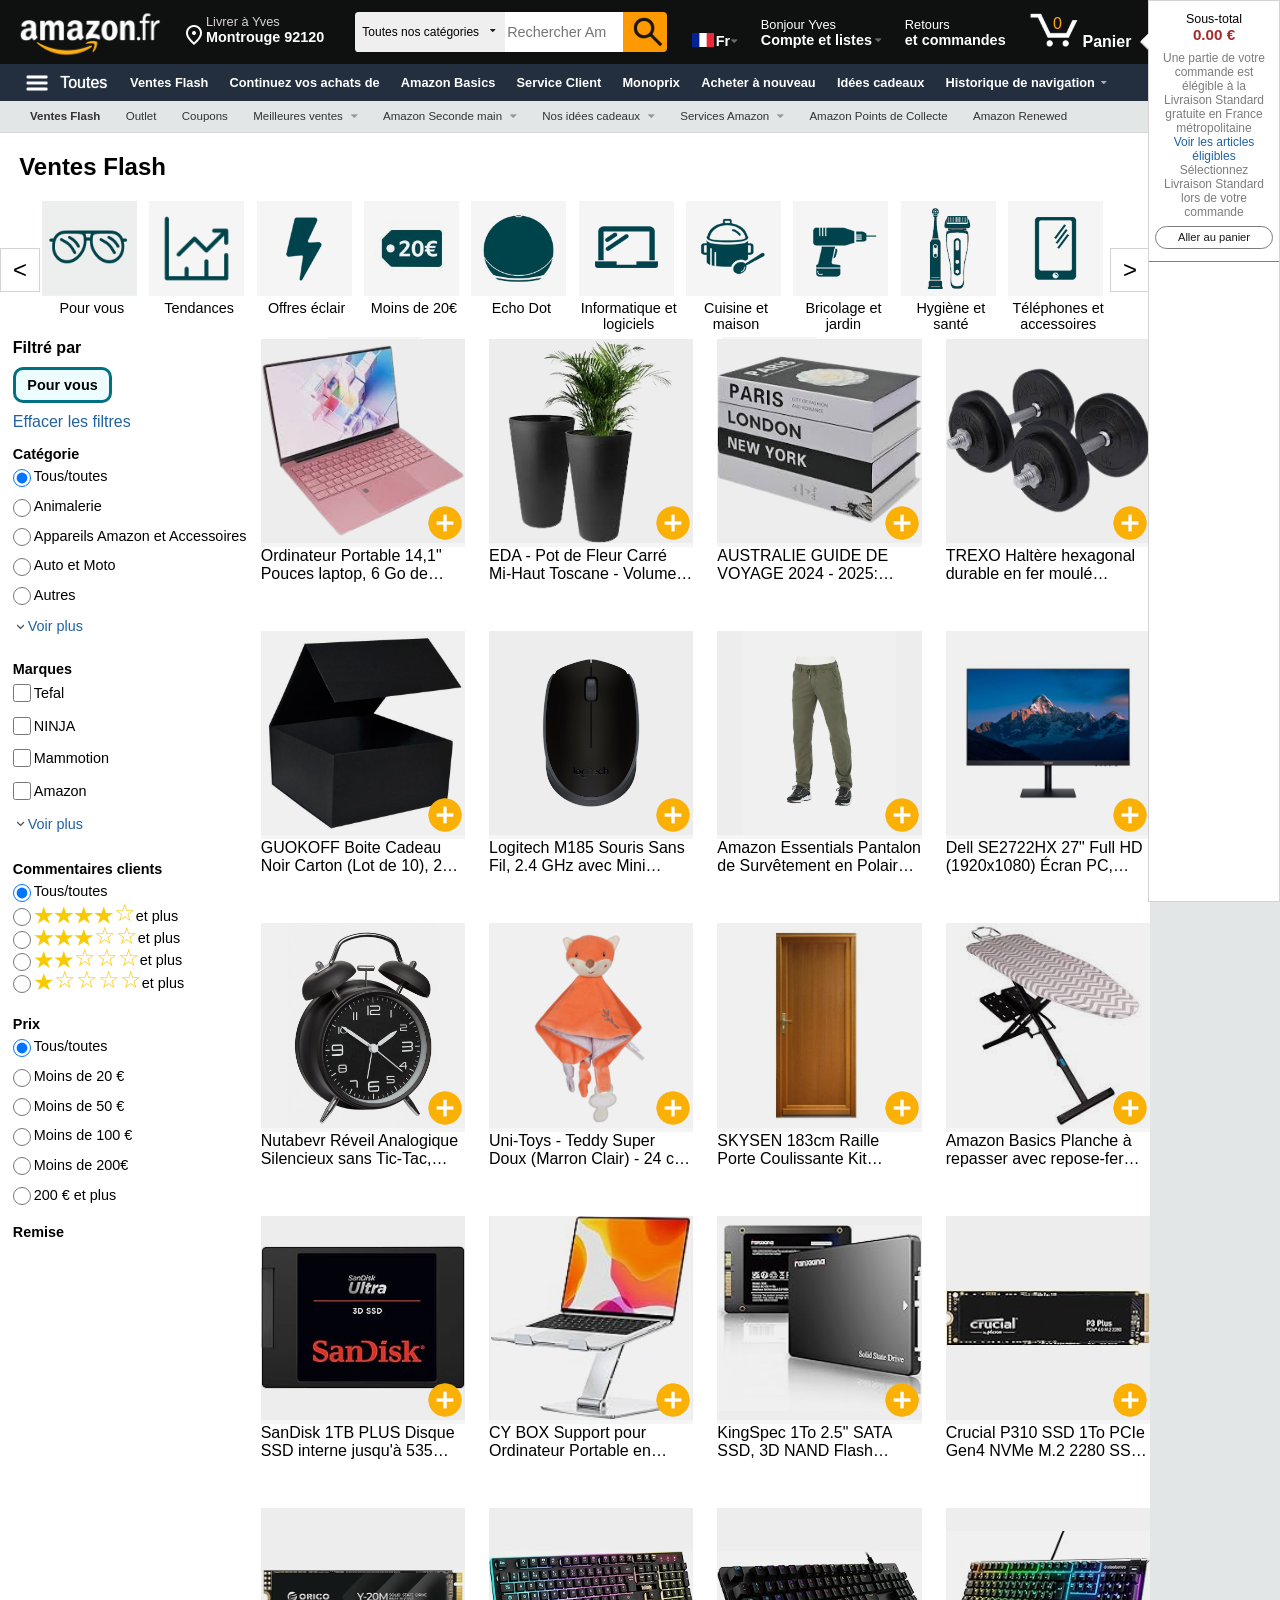
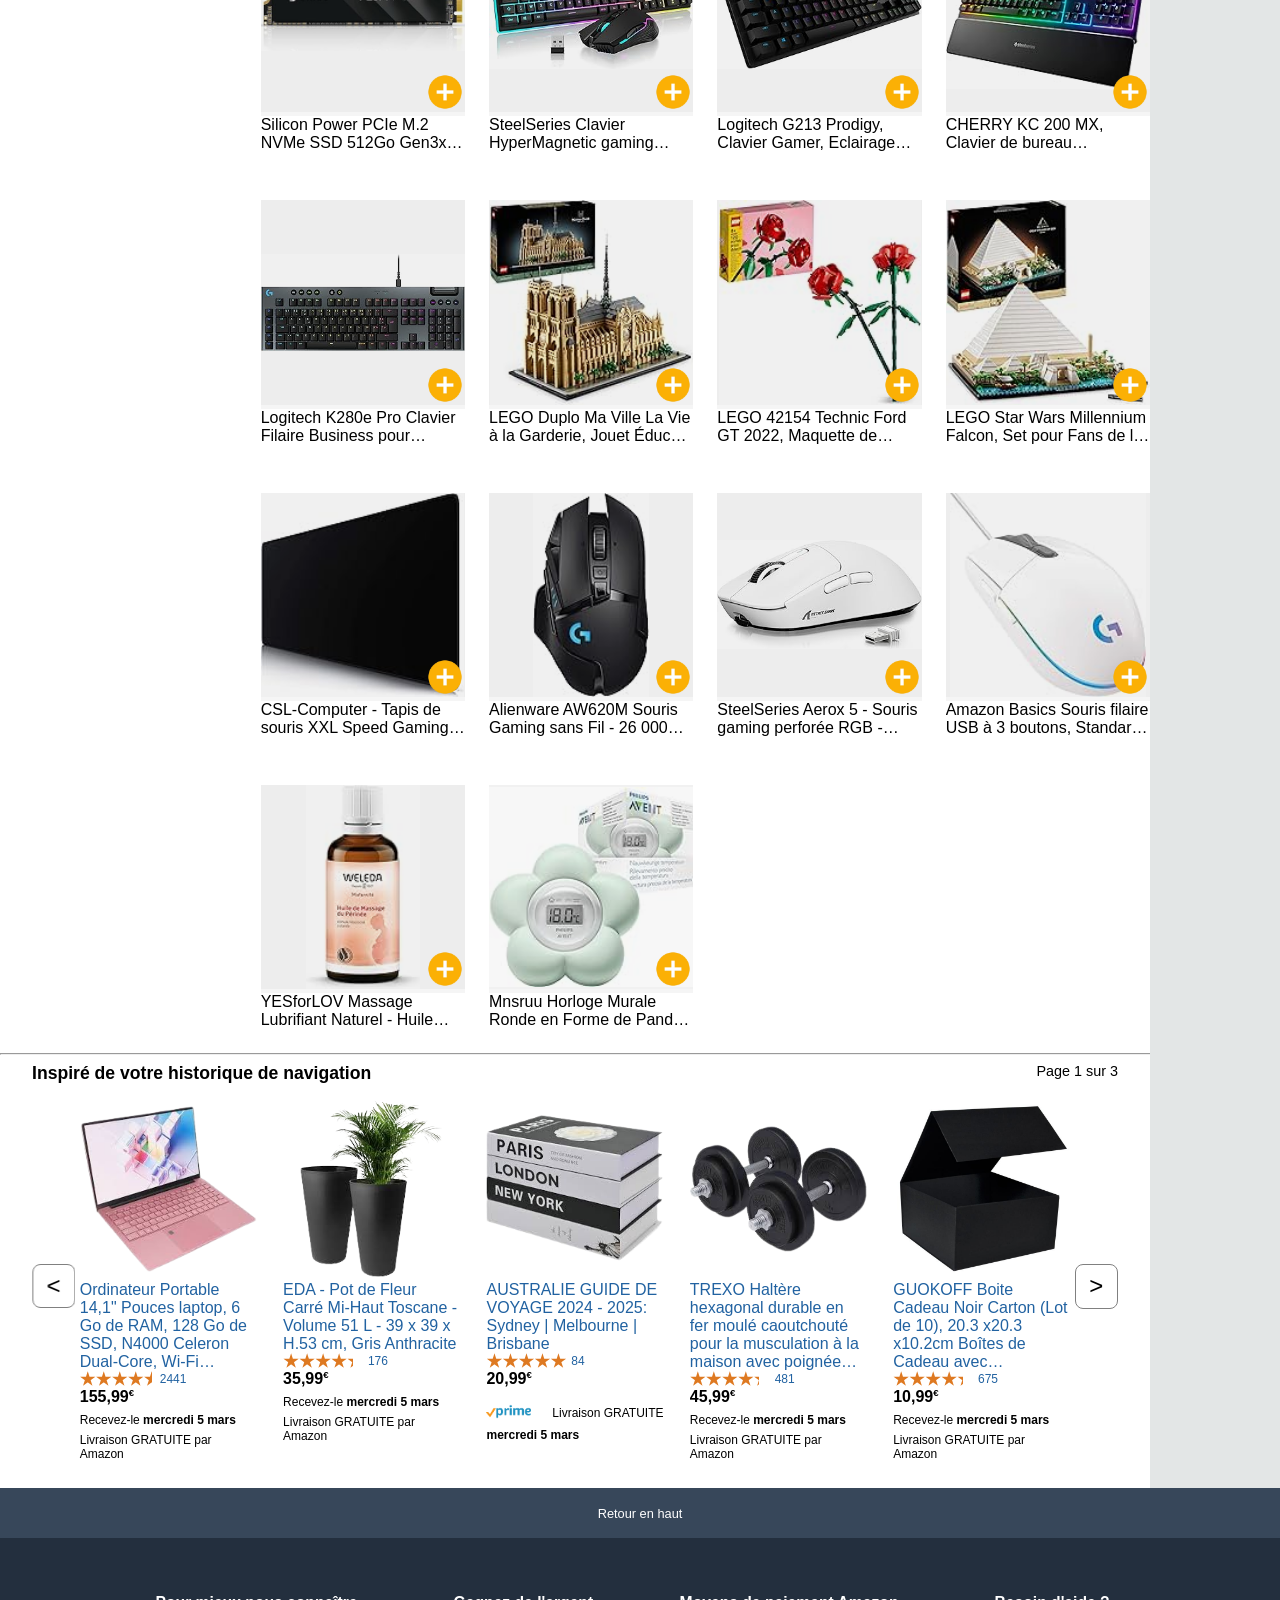
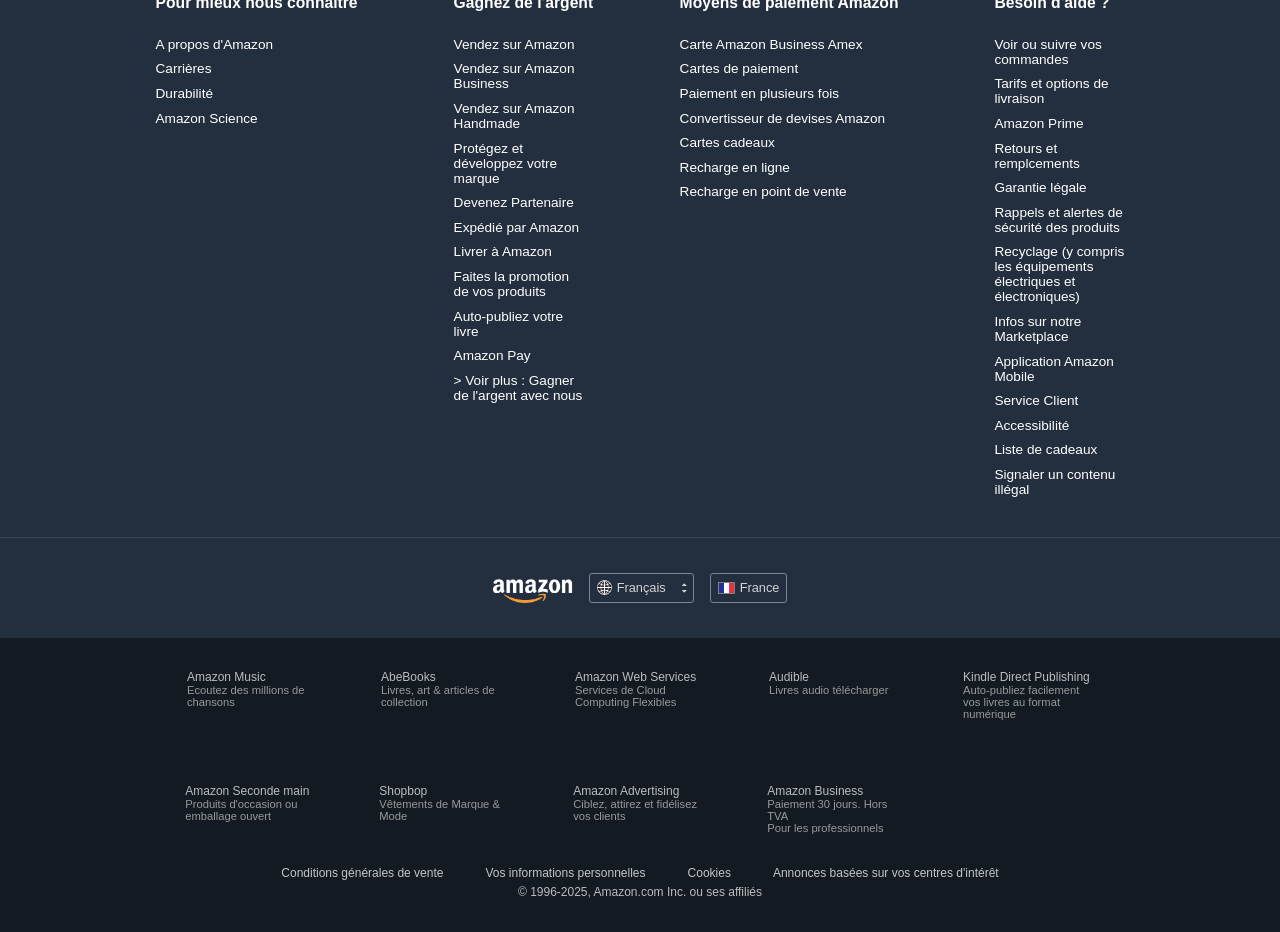
<file: zamazor_buy.html>
<!DOCTYPE html>
<html lang="en">
<head>
    <meta charset="UTF-8">
    <meta name="viewport" content="width=device-width, initial-scale=1.0">
    <link rel="stylesheet" href="CSS/menubar_footer.css">
    <link rel="stylesheet" href="https://fonts.googleapis.com/css2?family=Material+Symbols+Outlined:opsz,wght,FILL,GRAD@20..48,100..700,0..1,-50..200&icon_names=location_on"/>
    <link rel="stylesheet" href="CSS/zamazor_buy.css">
    <link rel="stylesheet" href="https://cdnjs.cloudflare.com/ajax/libs/font-awesome/4.7.0/css/font-awesome.min.css">
    <title>Ventes Flash</title>
</head>

<body>
    <div id="menubarid"></div>
    <section class="section_adress_drop exit"  style="overflow:hidden;">
        <div class="adress_drop">
            <div class="adress_drop_top">
            </div>
            <div class="adress_drop_bottom">
                <div style="padding:0.5em;font-weight:bold;font-size:1.2em;">Choisissez votre emplacement</div>
                <div style="padding-left:0.7em;font-size:0.8em;color:grey">Sélectionnez votre lieu de livraison pour voir les options de livraison</div>
                <div style="display: flex;justify-content: center;">
                    <a href="index.html" style="background-color:#ffd814;border:0;text-decoration:none;color:black;margin-top:1em;margin-bottom:0.5em;width:90%;text-align:center;padding:0.8em;border-radius:50px;font-size:1.1em;">Identifiez-vous pour voir vos addresses</a>
                </div>
                <hr style="width:100%;color:#d5dbdb46">
                <div style="display:flex;align-items:center;margin-top:1em;margin-left:0.5em;">
                    <img src="./Images/blue_pin.png" style="width:20px">
                    <div style="color:#2162a1;margin-left:0.4em;font-size:0.9em;">Entrez un code postal en France </div>
                </div>
                <div style="display:flex;align-items:center;margin-top:1em;margin-left:0.5em;font-size:0.9em;">
                    <img src="./Images/blue_earth.webp" style="width:20px">
                    <div style="color:#2162a1;margin-left:0.4em;">
                        Livrez hors France métropolitaine </div>
                </div>
            </div>
        </div>
    </section>
    <section class="section_adress_drop exit section_adress_drop1"  style="overflow:hidden;">
        <div class="adress_drop">
            <div class="adress_drop_top1">
            </div>
            <div class="adress_drop_bottom1" style="border-radius:20px 20px 0px 0px;">
                <div class="adress_drop_bottom_cross">
                    X
                </div>
                <hr style="width:100%;color:#d5dbdb46">
                <div style="margin-left:1em;margin-right:0.8em;">
                    <input type="checkbox" id="adress_drop_bottom_input" style="display:none;" checked>
                    <label for="adress_drop_bottom_input" style="display:flex;align-items:center;margin-top:1em;margin-bottom:0.8em;" class="adress_drop_bottom_input_label">
                        <div style="font-weight:bold;font-size:0.96em;">Catégorie</div>
                        <img src="./Images/arrow_down.png" width="18" style="margin-left:auto" >
                    </label>
                    <div class="adress_drop_bottom_flex">
                        <div style="font-weight:bold;border:3px solid #2162a1;background-color: #edf8ff;">Tous/toutes</div>
                        <div>Animalerie</div>
                        <div>Appareils Amazon et Accessoires</div>
                        <div>Auto et Moto</div>
                        <div>Beauté et Parfum</div>
                        <div>Bébé et Puériculture</div>
                        <div>Boutique Kindle</div>
                        <div>Bricolage</div>
                        <div>CD et Vinyles</div>
                        <div>Commerce, Industrie et Science</div>
                        <div>Cuisine et Maison</div>
                        <div>DVD et Blu-ray</div>
                        <div>Epicerie</div>
                        <div>Fournitures de bureau</div>
                        <div>Gros électroménager</div>
                        <div>High-Tech</div>
                        <div>Hygiène et Santé</div>
                        <div>Informatique</div>
                        <div>Instruments de musique et Sono</div>
                        <div>Jardin</div>
                        <div>Jeux et Jouets</div>
                        <div>Jeux vidéo</div>
                        <div>Livres</div>
                        <div>Luminaires et Eclairages</div>
                        <div>Mode</div>
                        <div>Sports et Loisirs</div>
                    </div>
                </div>
                <hr style="width:100%;color:#d5dbdb46">
                <div style="margin-left:1em;margin-right:0.8em;">
                    <input type="checkbox" id="adress_drop_bottom_input1" style="display:none;" checked>
                    <label for="adress_drop_bottom_input1" style="display:flex;align-items:center;margin-top:1em;margin-bottom:0.8em;" class="adress_drop_bottom_input_label1">
                        <div style="font-weight:bold;font-size:0.96em;">Marques</div>
                        <img src="./Images/arrow_down.png" width="18" style="margin-left:auto" >
                    </label>
                    <div class="adress_drop_bottom_flex1">
                        <div style="font-weight:bold;border:3px solid #2162a1;background-color: #edf8ff;">Tous/toutes</div>
                        <div>Logitech</div>
                        <div>Xiaomi</div>
                        <div>Lefant</div>
                        <div>Seagate</div>
                        <div>Babyliss</div>
                        <div>Lenovo</div>
                        <div>Samsung</div>
                        <div>Meta Quest</div>
                        <div>Rowenta</div>
                        <div>Orbegozo</div>
                        <div>PINSTONE</div>
                        <div>Zinus</div>
                        <div>Lindt</div>
                        <div>HONOR</div>
                        <div>Toshiba</div>
                        <div>Playstation</div>
                        <div>INIU</div>
                    </div>
                </div>
                <hr style="width:100%;color:#d5dbdb46">
                <div style="margin-left:1em;margin-right:0.8em;">
                    <input type="checkbox" id="adress_drop_bottom_input2" style="display:none;" checked>
                    <label for="adress_drop_bottom_input2" style="display:flex;align-items:center;margin-top:1em;margin-bottom:0.8em;" class="adress_drop_bottom_input_label2">
                        <div style="font-weight:bold;font-size:0.96em;">Commentaires Clients</div>
                        <img src="./Images/arrow_down.png" width="18" style="margin-left:auto" >
                    </label>
                    <div class="adress_drop_bottom_flex2">
                        <div style="font-weight:bold;border:3px solid #2162a1;background-color: #edf8ff;">Tous/toutes</div>
                        <div style="display:flex;align-items:center;padding:0.1em" class="anti-star">
                            <div class="star2"></div>
                            <div class="star2"></div>
                            <div class="star2"></div>
                            <div class="star2"></div>
                            <div style="border:none;">et plus</div>
                        </div>
                        <div style="display:flex;align-items:center;padding:0.1em" class="anti-star">
                            <div class="star2"></div>
                            <div class="star2"></div>
                            <div class="star2"></div>
                            <div style="border:none;">et plus</div>
                        </div>
                        <div style="display:flex;align-items:center;padding:0.1em" class="anti-star">
                            <div class="star2"></div>
                            <div class="star2"></div>
                            <div style="border:none;">et plus</div>
                        </div>
                        <div style="display:flex;align-items:center;padding:0.1em" class="anti-star">
                            <div class="star2"></div>
                            <div style="border:none;">et plus</div>
                        </div>
                    </div>
                </div>
                <hr style="width:100%;color:#d5dbdb46">
                <div style="margin-left:1em;margin-right:0.8em;">
                    <input type="checkbox" id="adress_drop_bottom_input3" style="display:none;" checked>
                    <label for="adress_drop_bottom_input3" style="display:flex;align-items:center;margin-top:1em;margin-bottom:0.8em;" class="adress_drop_bottom_input_label3">
                        <div style="font-weight:bold;font-size:0.96em;">Prix</div>
                        <img src="./Images/arrow_down.png" width="18" style="margin-left:auto" >
                    </label>
                    <div class="adress_drop_bottom_flex3">
                        <div style="font-weight:bold;border:3px solid #2162a1;background-color: #edf8ff;">Tous/toutes</div>
                        <div>Moins de 20 €</div>
                        <div>Moins de 50 €</div>
                        <div>Moins de 100 €</div>
                        <div>Moins de 200 €</div>
                        <div>200 € et plus</div>
                    </div>
                </div>
                <hr style="width:100%;color:#d5dbdb46">
                <div style="margin-left:1em;margin-right:0.8em;">
                    <input type="checkbox" id="adress_drop_bottom_input4" style="display:none;" checked>
                    <label for="adress_drop_bottom_input4" style="display:flex;align-items:center;margin-top:1em;margin-bottom:0.8em;" class="adress_drop_bottom_input_label4">
                        <div style="font-weight:bold;font-size:0.96em;">Remise</div>
                        <img src="./Images/arrow_down.png" width="18" style="margin-left:auto" >
                    </label>
                    <div class="adress_drop_bottom_flex4">
                        <div style="font-weight:bold;border:3px solid #2162a1;background-color: #edf8ff;">Tous/toutes</div>
                        <div>10 % de remise ou plus</div>
                        <div>25 % de remise ou plus</div>
                        <div>50 % de remise ou plus</div>
                        <div>70 % de remise ou plus</div>
                    </div>
                </div>
                <hr style="width:100%;color:#d5dbdb46">
                <div style="margin-left:1em;margin-right:0.8em;">
                    <input type="checkbox" id="adress_drop_bottom_input5" style="display:none;" checked>
                    <label for="adress_drop_bottom_input5" style="display:flex;align-items:center;margin-top:1em;margin-bottom:0.8em;" class="adress_drop_bottom_input_label5">
                        <div style="font-weight:bold;font-size:0.96em;">Parcourir par</div>
                        <img src="./Images/arrow_down.png" width="18" style="margin-left:auto" >
                    </label>
                    <div class="adress_drop_bottom_flex5">
                        <div style="font-weight:bold;border:3px solid #2162a1;background-color: #edf8ff;">Tous/toutes</div>
                        <div>Pour vous</div>
                        <div>Offres tendance</div>
                        <div>Offres éclair</div>
                        <div>Moins de 20 €</div>
                        <div>Appareils Amazon</div>
                        <div>Informatique et logiciels</div>
                        <div>Cuisine et maison</div>
                        <div>Bricolage et jardin</div>
                        <div>Hygiène et santé</div>
                        <div>Téléphones et accessoires</div>
                        <div>Meubles</div>
                        <div>TV, Vidéo & Home cinéma</div>
                        <div>Mode</div>
                        <div>Casques et enceintes</div>
                        <div>Jouets</div>
                        <div>Beauté</div>
                        <div>Sports et loisirs</div>
                        <div>Fournitures scolaires et de bureau</div>
                        <div>Puériculture</div>
                        <div>Auto et moto</div>
                        <div>Animalerie</div>
                        <div>Appareils photo</div>
                        <div>Jeuix vidéos et accessoires</div>
                        <div>Sacs et bagages</div>
                        <div>Epicerie</div>
                        <div>Bijoux et montres</div>
                        <div>Bières, vins et spiritueux</div>
                        <div>Achetez plus et économisez</div>
                        <div>Coupons</div>
                        <div>Nouveautés dénichées</div>
                    </div>
                </div>
                <hr style="width:100%;color:#d5dbdb46">
                <div style="display:flex;margin-left:1em;margin-right:0.8em;align-items:center;">
                    <div style="color:#6f7373;border:1px solid #6f73734b;padding:1em;font-size:1em;border-radius:8px;">Effacer les filtres</div>
                    <div class="adress_drop_bottom1_submit">Afficher les résultats</div>
                </div>
            </div>
        </div>
    </section>
    <section class="section_resp_left exit"> <!--modify second tout afficher-->
        <div class="resp_left_gauche">
            <div class="slide_div amazon_music_div">
                <div style="display: flex;align-items: center;border-bottom:5px solid #d5dbdb;padding:0.2em;" class="mp menu_principal">
                    <img src="./Images/arrow_left.png" style="height:25px;margin-left:1em;margin-right:0.4em;">
                    <div style="color:black;font-size:1em;font-weight:bold;">Menu Principal</div>   
                    <div style="margin-left:auto;margin-right:0.3em;"><img src="./Images/home_icon.png" style="height:50px;opacity:0;"></div>
                </div>
                <a href="index.html" style="text-decoration: none;">
                    <div style="display: flex;align-items: center;padding:0.2em;">
                        <div style="color:black;font-size:1em;margin-left:1em;">Ecoutez de la musique gratuitement</div>   
                        <div style="margin-left:auto;margin-right:0.3em;"><img src="./Images/home_icon.png" style="height:50px;opacity:0;"></div>
                    </div>
                </a>
                <div style="display: flex;align-items: center;padding:0.3em;">
                    <div style="color:black;font-weight:bold;font-size:1.1em;margin-left:1em;">Amazon Music</div>   
                    <div style="margin-left:auto;margin-right:0.3em;"><img src="./Images/home_icon.png" style="height:50px;opacity:0;"></div>
                </div>
                <a href="index.html" style="text-decoration: none;">
                    <div style="display: flex;align-items: center;padding:0.2em;">
                        <div style="color:black;font-size:1em;margin-left:1em;">Amazon Music Unlimited</div>   
                        <div style="margin-left:auto;margin-right:0.3em;"><img src="./Images/home_icon.png" style="height:50px;opacity:0;"></div>
                    </div>
                </a>
                <a href="index.html" style="text-decoration: none;">
                    <div style="display: flex;align-items: center;padding:0.2em;">
                        <div style="color:black;font-size:1em;margin-left:1em;">Amazon Music Apps</div>   
                        <div style="margin-left:auto;margin-right:0.3em;"><img src="./Images/home_icon.png" style="height:50px;opacity:0;"></div>
                    </div>
                </a>
                <a href="index.html" style="text-decoration: none;">
                    <div style="display: flex;align-items: center;padding:0.2em;">
                        <div style="color:black;font-size:1em;margin-left:1em;">Téléchargement de musique</div>   
                        <div style="margin-left:auto;margin-right:0.3em;"><img src="./Images/home_icon.png" style="height:50px;opacity:0;"></div>
                    </div>
                </a>
                <a href="index.html" style="text-decoration: none;">
                    <div style="display: flex;align-items: center;padding:0.2em;">
                        <div style="color:black;font-size:1em;margin-left:1em;">CD & Vinyles</div>   
                        <div style="margin-left:auto;margin-right:0.3em;"><img src="./Images/home_icon.png" style="height:50px;opacity:0;"></div>
                    </div>
                </a>
                <a href="index.html" style="text-decoration: none;">
                    <div style="display: flex;align-items: center;border-bottom:5px solid #d5dbdb;padding:0.2em;">
                        <div style="color:black;font-size:1em;margin-left:1em;">Merchandising Artistes</div>   
                        <div style="margin-left:auto;margin-right:0.3em;"><img src="./Images/home_icon.png" style="height:50px;opacity:0;"></div>
                    </div>
                </a>
            </div><!---->
            <div class="slide_div echo_alexa_div" style="overflow:scroll">
                <div style="display: flex;align-items: center;border-bottom:5px solid #d5dbdb;padding:0.3em;" class="mp menu_principal1">
                    <img src="./Images/arrow_left.png" style="height:25px;margin-left:1em;margin-right:0.4em;">
                    <div style="color:black;font-size:1em;font-weight:bold;">Menu Principal</div>   
                    <div style="margin-left:auto;margin-right:0.3em;"><img src="./Images/home_icon.png" style="height:50px;opacity:0;"></div>
                </div>
                <div style="display: flex;align-items: center;padding:0.3em;">
                    <div style="color:black;font-weight:bold;font-size:1.1em;margin-left:1em;">Appareils Echo</div>   
                    <div style="margin-left:auto;margin-right:0.3em;"><img src="./Images/home_icon.png" style="height:50px;opacity:0;"></div>
                </div>
                <a href="index.html" style="text-decoration: none;">
                    <div style="display: flex;align-items: center;padding:0.2em;">
                        <div style="color:black;font-size:1em;margin-left:1em;">Voir tous les appareils avec Alexa</div>   
                        <div style="margin-left:auto;margin-right:0.3em;"><img src="./Images/home_icon.png" style="height:50px;opacity:0;"></div>
                    </div>
                </a>
                <a href="index.html" style="text-decoration: none;">
                    <div style="display: flex;align-items: center;padding:0.2em;">
                        <div style="color:black;font-size:1em;margin-left:1em;">Enceinte connectée Echo</div>   
                        <div style="margin-left:auto;margin-right:0.3em;"><img src="./Images/home_icon.png" style="height:50px;opacity:0;"></div>
                    </div>
                </a>
                <a href="index.html" style="text-decoration: none;">
                    <div style="display: flex;align-items: center;padding:0.2em;">
                        <div style="color:black;font-size:1em;margin-left:1em;">Ecrans connectés</div>   
                        <div style="margin-left:auto;margin-right:0.3em;"><img src="./Images/home_icon.png" style="height:50px;opacity:0;"></div>
                    </div>
                </a>
                <a href="index.html" style="text-decoration: none;">
                    <div style="display: flex;align-items: center;padding:0.2em;border-bottom:5px solid #d5dbdb;">
                        <div style="color:black;font-size:1em;margin-left:1em;">Alexa où que vous soyez</div>   
                        <div style="margin-left:auto;margin-right:0.3em;"><img src="./Images/home_icon.png" style="height:50px;opacity:0;"></div>
                    </div>
                </a>
                <div style="display: flex;align-items: center;padding:0.3em;">
                    <div style="color:black;font-weight:bold;font-size:1.1em;margin-left:1em;">Sécurité à domicile et connectivité</div>   
                    <div style="margin-left:auto;margin-right:0.3em;"><img src="./Images/home_icon.png" style="height:50px;opacity:0;"></div>
                </div>
                <a href="index.html" style="text-decoration: none;">
                    <div style="display: flex;align-items: center;padding:0.2em;">
                        <div style="color:black;font-size:1em;margin-left:1em;">Toute la sécurité à domicile par Amazon</div>   
                        <div style="margin-left:auto;margin-right:0.3em;"><img src="./Images/home_icon.png" style="height:50px;opacity:0;"></div>
                    </div>
                </a>
                <a href="index.html" style="text-decoration: none;">
                    <div style="display: flex;align-items: center;padding:0.2em;">
                        <div style="color:black;font-size:1em;margin-left:1em;">Ring et Blink caméras</div>   
                        <div style="margin-left:auto;margin-right:0.3em;"><img src="./Images/home_icon.png" style="height:50px;opacity:0;"></div>
                    </div>
                </a>
                <a href="index.html" style="text-decoration: none;">
                    <div style="display: flex;align-items: center;padding:0.2em;">
                        <div style="color:black;font-size:1em;margin-left:1em;">Ring et Blink sonnettes</div>   
                        <div style="margin-left:auto;margin-right:0.3em;"><img src="./Images/home_icon.png" style="height:50px;opacity:0;"></div>
                    </div>
                </a>
                <a href="index.html" style="text-decoration: none;">
                    <div style="display: flex;align-items: center;padding:0.2em;border-bottom:5px solid #d5dbdb;">
                        <div style="color:black;font-size:1em;margin-left:1em;">Ring système d'alarme</div>   
                        <div style="margin-left:auto;margin-right:0.3em;"><img src="./Images/home_icon.png" style="height:50px;opacity:0;"></div>
                    </div>
                </a>
                <div style="display: flex;align-items: center;padding:0.3em;">
                    <div style="color:black;font-weight:bold;font-size:1.1em;margin-left:1em;">Alexa et Maison connectée</div>   
                    <div style="margin-left:auto;margin-right:0.3em;"><img src="./Images/home_icon.png" style="height:50px;opacity:0;"></div>
                </div>
                <a href="index.html" style="text-decoration: none;">
                    <div style="display: flex;align-items: center;padding:0.2em;">
                        <div style="color:black;font-size:1em;margin-left:1em;">Lumières et prises connectées</div>   
                        <div style="margin-left:auto;margin-right:0.3em;"><img src="./Images/home_icon.png" style="height:50px;opacity:0;"></div>
                    </div>
                </a>
                <a href="index.html" style="text-decoration: none;">
                    <div style="display: flex;align-items: center;padding:0.2em;">
                        <div style="color:black;font-size:1em;margin-left:1em;">eero Wi-Fi mesh</div>   
                        <div style="margin-left:auto;margin-right:0.3em;"><img src="./Images/home_icon.png" style="height:50px;opacity:0;"></div>
                    </div>
                </a>
                <a href="index.html" style="text-decoration: none;">
                    <div style="display: flex;align-items: center;padding:0.2em;border-bottom:5px solid #d5dbdb;">
                        <div style="color:black;font-size:1em;margin-left:1em;">Fonctionne avec Alexa</div>   
                        <div style="margin-left:auto;margin-right:0.3em;"><img src="./Images/home_icon.png" style="height:50px;opacity:0;"></div>
                    </div>
                </a>
                <div style="display: flex;align-items: center;padding:0.3em;">
                    <div style="color:black;font-weight:bold;font-size:1.1em;margin-left:1em;">Contenu et ressources</div>   
                    <div style="margin-left:auto;margin-right:0.3em;"><img src="./Images/home_icon.png" style="height:50px;opacity:0;"></div>
                </div>
                <a href="index.html" style="text-decoration: none;">
                    <div style="display: flex;align-items: center;padding:0.2em;">
                        <div style="color:black;font-size:1em;margin-left:1em;">Alexa et vos informations personnelles</div>   
                        <div style="margin-left:auto;margin-right:0.3em;"><img src="./Images/home_icon.png" style="height:50px;opacity:0;"></div>
                    </div>
                </a>
                <a href="index.html" style="text-decoration: none;">
                    <div style="display: flex;align-items: center;padding:0.2em;">
                        <div style="color:black;font-size:1em;margin-left:1em;">Alexa et Maison connectée</div>   
                        <div style="margin-left:auto;margin-right:0.3em;"><img src="./Images/home_icon.png" style="height:50px;opacity:0;"></div>
                    </div>
                </a>
                <a href="index.html" style="text-decoration: none;">
                    <div style="display: flex;align-items: center;padding:0.2em;">
                        <div style="color:black;font-size:1em;margin-left:1em;">Sécurité à domicile et connectivité</div>   
                        <div style="margin-left:auto;margin-right:0.3em;"><img src="./Images/home_icon.png" style="height:50px;opacity:0;"></div>
                    </div>
                </a>
                <a href="index.html" style="text-decoration: none;">
                    <div style="display: flex;align-items: center;padding:0.2em;border-bottom:5px solid #d5dbdb;">
                        <div style="color:black;font-size:1em;margin-left:1em;">Skills Alexa</div>   
                        <div style="margin-left:auto;margin-right:0.3em;"><img src="./Images/home_icon.png" style="height:50px;opacity:0;"></div>
                    </div>
                </a>
            </div><!---->
            <div class="slide_div amazon_fire_tv_div">
                <div style="display: flex;align-items: center;border-bottom:5px solid #d5dbdb;padding:0.3em;" class="mp menu_principal2">
                    <img src="./Images/arrow_left.png" style="height:25px;margin-left:1em;margin-right:0.4em;">
                    <div style="color:black;font-size:1em;font-weight:bold;">Menu Principal</div>   
                    <div style="margin-left:auto;margin-right:0.3em;"><img src="./Images/home_icon.png" style="height:50px;opacity:0;"></div>
                </div>
                <div style="display: flex;align-items: center;padding:0.3em;">
                    <div style="color:black;font-weight:bold;font-size:1.1em;margin-left:1em;">Regarder du contenu</div>   
                    <div style="margin-left:auto;margin-right:0.3em;"><img src="./Images/home_icon.png" style="height:50px;opacity:0;"></div>
                </div>
                <a href="index.html" style="text-decoration: none;">
                    <div style="display: flex;align-items: center;padding:0.2em;">
                        <div style="color:black;font-size:1em;margin-left:1em;">Tout Fire TV</div>   
                        <div style="margin-left:auto;margin-right:0.3em;"><img src="./Images/home_icon.png" style="height:50px;opacity:0;"></div>
                    </div>
                </a>
                <a href="index.html" style="text-decoration: none;">
                    <div style="display: flex;align-items: center;padding:0.2em;">
                        <div style="color:black;font-size:1em;margin-left:1em;">Appareils de streaming</div>   
                        <div style="margin-left:auto;margin-right:0.3em;"><img src="./Images/home_icon.png" style="height:50px;opacity:0;"></div>
                    </div>
                </a>
                <a href="index.html" style="text-decoration: none;">
                    <div style="display: flex;align-items: center;padding:0.2em;">
                        <div style="color:black;font-size:1em;margin-left:1em;">Smart TV</div>   
                        <div style="margin-left:auto;margin-right:0.3em;"><img src="./Images/home_icon.png" style="height:50px;opacity:0;"></div>
                    </div>
                </a>
                <a href="index.html" style="text-decoration: none;">
                    <div style="display: flex;align-items: center;padding:0.2em;">
                        <div style="color:black;font-size:1em;margin-left:1em;">Accessoires</div>   
                        <div style="margin-left:auto;margin-right:0.3em;"><img src="./Images/home_icon.png" style="height:50px;opacity:0;"></div>
                    </div>
                </a>
                <a href="index.html" style="text-decoration: none;">
                    <div style="display: flex;align-items: center;padding:0.2em;">
                        <div style="color:black;font-size:1em;margin-left:1em;">Applis et jeux pour Fire TV Stick</div>   
                        <div style="margin-left:auto;margin-right:0.3em;"><img src="./Images/home_icon.png" style="height:50px;opacity:0;"></div>
                    </div>
                </a>
                <a href="index.html" style="text-decoration: none;">
                    <div style="display: flex;align-items: center;padding:0.2em;">
                        <div style="color:black;font-size:1em;margin-left:1em;">Prime Video | Inclus avec Prime</div>   
                        <div style="margin-left:auto;margin-right:0.3em;"><img src="./Images/home_icon.png" style="height:50px;opacity:0;"></div>
                    </div>
                </a>
                <a href="index.html" style="text-decoration: none;">
                    <div style="display: flex;align-items: center;padding:0.2em;border-bottom:5px solid #d5dbdb;">
                        <div style="color:black;font-size:1em;margin-left:1em;">Amazon Drive</div>   
                        <div style="margin-left:auto;margin-right:0.3em;"><img src="./Images/home_icon.png" style="height:50px;opacity:0;"></div>
                    </div>
                </a>
            </div><!---->
            <div class="slide_div liseuses_kindle_div">
                <div style="display: flex;align-items: center;border-bottom:5px solid #d5dbdb;padding:0.3em;" class="mp menu_principal3">
                    <img src="./Images/arrow_left.png" style="height:25px;margin-left:1em;margin-right:0.4em;">
                    <div style="color:black;font-size:1em;font-weight:bold;">Menu Principal</div>   
                    <div style="margin-left:auto;margin-right:0.3em;"><img src="./Images/home_icon.png" style="height:50px;opacity:0;"></div>
                </div>
                <div style="display: flex;align-items: center;padding:0.3em;">
                    <div style="color:black;font-weight:bold;font-size:1.1em;margin-left:1em;">Liseuses Kindle</div>   
                    <div style="margin-left:auto;margin-right:0.3em;"><img src="./Images/home_icon.png" style="height:50px;opacity:0;"></div>
                </div>
                <a href="index.html" style="text-decoration: none;">
                    <div style="display: flex;align-items: center;padding:0.2em;">
                        <div style="color:black;font-size:1em;margin-left:1em;">Liseuses Kindle</div>   
                        <div style="margin-left:auto;margin-right:0.3em;"><img src="./Images/home_icon.png" style="height:50px;opacity:0;"></div>
                    </div>
                </a>
                <a href="index.html" style="text-decoration: none;">
                    <div style="display: flex;align-items: center;padding:0.2em;">
                        <div style="color:black;font-size:1em;margin-left:1em;">Accessoires</div>   
                        <div style="margin-left:auto;margin-right:0.3em;"><img src="./Images/home_icon.png" style="height:50px;opacity:0;"></div>
                    </div>
                </a>
                <a href="index.html" style="text-decoration: none;">
                    <div style="display: flex;align-items: center;padding:0.2em;">
                        <div style="color:black;font-size:1em;margin-left:1em;">Tous les ebooks Kindle</div>   
                        <div style="margin-left:auto;margin-right:0.3em;"><img src="./Images/home_icon.png" style="height:50px;opacity:0;"></div>
                    </div>
                </a>
                <a href="index.html" style="text-decoration: none;">
                    <div style="display: flex;align-items: center;padding:0.2em;">
                        <div style="color:black;font-size:1em;margin-left:1em;">Abonnement Kindle</div>   
                        <div style="margin-left:auto;margin-right:0.3em;"><img src="./Images/home_icon.png" style="height:50px;opacity:0;"></div>
                    </div>
                </a>
                <a href="index.html" style="text-decoration: none;">
                    <div style="display: flex;align-items: center;padding:0.2em;">
                        <div style="color:black;font-size:1em;margin-left:1em;">Prime Reading</div>   
                        <div style="margin-left:auto;margin-right:0.3em;"><img src="./Images/home_icon.png" style="height:50px;opacity:0;"></div>
                    </div>
                </a>
                <a href="index.html" style="text-decoration: none;">
                    <div style="display: flex;align-items: center;padding:0.2em;">
                        <div style="color:black;font-size:1em;margin-left:1em;">Outlet Kindle</div>   
                        <div style="margin-left:auto;margin-right:0.3em;"><img src="./Images/home_icon.png" style="height:50px;opacity:0;"></div>
                    </div>
                </a>
                <a href="index.html" style="text-decoration: none;">
                    <div style="display: flex;align-items: center;padding:0.2em;">
                        <div style="color:black;font-size:1em;margin-left:1em;">Accessoires</div>   
                        <div style="margin-left:auto;margin-right:0.3em;"><img src="./Images/home_icon.png" style="height:50px;opacity:0;"></div>
                    </div>
                </a>
                <a href="index.html" style="text-decoration: none;">
                    <div style="display: flex;align-items: center;padding:0.2em;border-bottom:5px solid #d5dbdb;">
                        <div style="color:black;font-size:1em;margin-left:1em;">Applications de lectures gratuites</div>   
                        <div style="margin-left:auto;margin-right:0.3em;"><img src="./Images/home_icon.png" style="height:50px;opacity:0;"></div>
                    </div>
                </a>
            </div><!---->
            <div class="slide_div app_shop_pour_android_div">
                <div style="display: flex;align-items: center;border-bottom:5px solid #d5dbdb;padding:0.3em;" class="mp menu_principal4">
                    <img src="./Images/arrow_left.png" style="height:25px;margin-left:1em;margin-right:0.4em;">
                    <div style="color:black;font-size:1em;font-weight:bold;">Menu Principal</div>   
                    <div style="margin-left:auto;margin-right:0.3em;"><img src="./Images/home_icon.png" style="height:50px;opacity:0;"></div>
                </div>
                <div style="display: flex;align-items: center;padding:0.3em;">
                    <div style="color:black;font-weight:bold;font-size:1.1em;margin-left:1em;">App-Shop pour Android</div>   
                    <div style="margin-left:auto;margin-right:0.3em;"><img src="./Images/home_icon.png" style="height:50px;opacity:0;"></div>
                </div>
                <a href="index.html" style="text-decoration: none;">
                    <div style="display: flex;align-items: center;padding:0.2em;border-bottom:5px solid #d5dbdb;">
                        <div style="color:black;font-size:1em;margin-left:1em;">Applications Amazon</div>   
                        <div style="margin-left:auto;margin-right:0.3em;"><img src="./Images/home_icon.png" style="height:50px;opacity:0;"></div>
                    </div>
                </a>
            </div><!---->
            <div class="slide_div livres_et_audible_div">
                <div style="display: flex;align-items: center;border-bottom:5px solid #d5dbdb;padding:0.3em;" class="mp menu_principal5">
                    <img src="./Images/arrow_left.png" style="height:25px;margin-left:1em;margin-right:0.4em;">
                    <div style="color:black;font-size:1em;font-weight:bold;">Menu Principal</div>   
                    <div style="margin-left:auto;margin-right:0.3em;"><img src="./Images/home_icon.png" style="height:50px;opacity:0;"></div>
                </div>
                <div style="display: flex;align-items: center;padding:0.3em;">
                    <div style="color:black;font-weight:bold;font-size:1.1em;margin-left:1em;">Livres et Audible</div>   
                    <div style="margin-left:auto;margin-right:0.3em;"><img src="./Images/home_icon.png" style="height:50px;opacity:0;"></div>
                </div>
                <a href="index.html" style="text-decoration: none;">
                    <div style="display: flex;align-items: center;padding:0.2em;">
                        <div style="color:black;font-size:1em;margin-left:1em;">Tous les livres</div>   
                        <div style="margin-left:auto;margin-right:0.3em;"><img src="./Images/home_icon.png" style="height:50px;opacity:0;"></div>
                    </div>
                </a>
                <a href="index.html" style="text-decoration: none;">
                    <div style="display: flex;align-items: center;padding:0.2em;">
                        <div style="color:black;font-size:1em;margin-left:1em;">Ebooks Kindle</div>   
                        <div style="margin-left:auto;margin-right:0.3em;"><img src="./Images/home_icon.png" style="height:50px;opacity:0;"></div>
                    </div>
                </a>
                <a href="index.html" style="text-decoration: none;">
                    <div style="display: flex;align-items: center;padding:0.2em;">
                        <div style="color:black;font-size:1em;margin-left:1em;">Prime Reading</div>   
                        <div style="margin-left:auto;margin-right:0.3em;"><img src="./Images/home_icon.png" style="height:50px;opacity:0;"></div>
                    </div>
                </a>
                <a href="index.html" style="text-decoration: none;">
                    <div style="display: flex;align-items: center;padding:0.2em;">
                        <div style="color:black;font-size:1em;margin-left:1em;">Livres anglais et étrangers</div>   
                        <div style="margin-left:auto;margin-right:0.3em;"><img src="./Images/home_icon.png" style="height:50px;opacity:0;"></div>
                    </div>
                </a>
                <a href="index.html" style="text-decoration: none;">
                    <div style="display: flex;align-items: center;padding:0.2em;">
                        <div style="color:black;font-size:1em;margin-left:1em;">Manuels scolaires et parascolaires</div>   
                        <div style="margin-left:auto;margin-right:0.3em;"><img src="./Images/home_icon.png" style="height:50px;opacity:0;"></div>
                    </div>
                </a>
                <a href="index.html" style="text-decoration: none;">
                    <div style="display: flex;align-items: center;padding:0.2em;border-bottom:5px solid #d5dbdb;">
                        <div style="color:black;font-size:1em;margin-left:1em;">Livres audio Audible</div>   
                        <div style="margin-left:auto;margin-right:0.3em;"><img src="./Images/home_icon.png" style="height:50px;opacity:0;"></div>
                    </div>
                </a>
            </div><!---->
            <div class="slide_div musique_div">
                <div style="display: flex;align-items: center;border-bottom:5px solid #d5dbdb;padding:0.3em;" class="mp menu_principal6">
                    <img src="./Images/arrow_left.png" style="height:25px;margin-left:1em;margin-right:0.4em;">
                    <div style="color:black;font-size:1em;font-weight:bold;">Menu Principal</div>   
                    <div style="margin-left:auto;margin-right:0.3em;"><img src="./Images/home_icon.png" style="height:50px;opacity:0;"></div>
                </div>
                <div style="display: flex;align-items: center;padding:0.3em;">
                    <div style="color:black;font-weight:bold;font-size:1.1em;margin-left:1em;">Musique, DVD et Blu-ray</div>   
                    <div style="margin-left:auto;margin-right:0.3em;"><img src="./Images/home_icon.png" style="height:50px;opacity:0;"></div>
                </div>
                <a href="index.html" style="text-decoration: none;">
                    <div style="display: flex;align-items: center;padding:0.2em;">
                        <div style="color:black;font-size:1em;margin-left:1em;">Amazon Music Unlimited</div>   
                        <div style="margin-left:auto;margin-right:0.3em;"><img src="./Images/home_icon.png" style="height:50px;opacity:0;"></div>
                    </div>
                </a>
                <a href="index.html" style="text-decoration: none;">
                    <div style="display: flex;align-items: center;padding:0.2em;">
                        <div style="color:black;font-size:1em;margin-left:1em;">Téléchargements MP3</div>   
                        <div style="margin-left:auto;margin-right:0.3em;"><img src="./Images/home_icon.png" style="height:50px;opacity:0;"></div>
                    </div>
                </a>
                <a href="index.html" style="text-decoration: none;">
                    <div style="display: flex;align-items: center;padding:0.2em;">
                        <div style="color:black;font-size:1em;margin-left:1em;">CD & Vinyles</div>   
                        <div style="margin-left:auto;margin-right:0.3em;"><img src="./Images/home_icon.png" style="height:50px;opacity:0;"></div>
                    </div>
                </a>
                <a href="index.html" style="text-decoration: none;">
                    <div style="display: flex;align-items: center;padding:0.2em;">
                        <div style="color:black;font-size:1em;margin-left:1em;">Musique classique</div>   
                        <div style="margin-left:auto;margin-right:0.3em;"><img src="./Images/home_icon.png" style="height:50px;opacity:0;"></div>
                    </div>
                </a>
                <a href="index.html" style="text-decoration: none;">
                    <div style="display: flex;align-items: center;padding:0.2em;">
                        <div style="color:black;font-size:1em;margin-left:1em;">Vinyles</div>   
                        <div style="margin-left:auto;margin-right:0.3em;"><img src="./Images/home_icon.png" style="height:50px;opacity:0;"></div>
                    </div>
                </a>
                <a href="index.html" style="text-decoration: none;">
                    <div style="display: flex;align-items: center;padding:0.2em;">
                        <div style="color:black;font-size:1em;margin-left:1em;">Instruments de musique & Sono</div>   
                        <div style="margin-left:auto;margin-right:0.3em;"><img src="./Images/home_icon.png" style="height:50px;opacity:0;"></div>
                    </div>
                </a>
                <a href="index.html" style="text-decoration: none;">
                    <div style="display: flex;align-items: center;padding:0.2em;">
                        <div style="color:black;font-size:1em;margin-left:1em;">DVD & Blu-ray</div>   
                        <div style="margin-left:auto;margin-right:0.3em;"><img src="./Images/home_icon.png" style="height:50px;opacity:0;"></div>
                    </div>
                </a>
                <a href="index.html" style="text-decoration: none;">
                    <div style="display: flex;align-items: center;padding:0.2em;">
                        <div style="color:black;font-size:1em;margin-left:1em;">Séries TV</div>   
                        <div style="margin-left:auto;margin-right:0.3em;"><img src="./Images/home_icon.png" style="height:50px;opacity:0;"></div>
                    </div>
                </a>
                <a href="index.html" style="text-decoration: none;">
                    <div style="display: flex;align-items: center;padding:0.2em;border-bottom:5px solid #d5dbdb;">
                        <div style="color:black;font-size:1em;margin-left:1em;">Blu-ray</div>   
                        <div style="margin-left:auto;margin-right:0.3em;"><img src="./Images/home_icon.png" style="height:50px;opacity:0;"></div>
                    </div>
                </a>
            </div><!---->
            <div class="slide_div jeux_videos_div">
                <div style="display: flex;align-items: center;border-bottom:5px solid #d5dbdb;padding:0.3em;" class="mp menu_principal7">
                    <img src="./Images/arrow_left.png" style="height:25px;margin-left:1em;margin-right:0.4em;">
                    <div style="color:black;font-size:1em;font-weight:bold;">Menu Principal</div>   
                    <div style="margin-left:auto;margin-right:0.3em;"><img src="./Images/home_icon.png" style="height:50px;opacity:0;"></div>
                </div>
                <div style="display: flex;align-items: center;padding:0.3em;">
                    <div style="color:black;font-weight:bold;font-size:1.1em;margin-left:1em;">Jeux vidéo et Consoles</div>   
                    <div style="margin-left:auto;margin-right:0.3em;"><img src="./Images/home_icon.png" style="height:50px;opacity:0;"></div>
                </div>
                <a href="index.html" style="text-decoration: none;">
                    <div style="display: flex;align-items: center;padding:0.2em;">
                        <div style="color:black;font-size:1em;margin-left:1em;">Tous les jeux vidéo</div>   
                        <div style="margin-left:auto;margin-right:0.3em;"><img src="./Images/home_icon.png" style="height:50px;opacity:0;"></div>
                    </div>
                </a>
                <a href="index.html" style="text-decoration: none;">
                    <div style="display: flex;align-items: center;padding:0.2em;">
                        <div style="color:black;font-size:1em;margin-left:1em;">Précommandes</div>   
                        <div style="margin-left:auto;margin-right:0.3em;"><img src="./Images/home_icon.png" style="height:50px;opacity:0;"></div>
                    </div>
                </a>
                <a href="index.html" style="text-decoration: none;">
                    <div style="display: flex;align-items: center;padding:0.2em;">
                        <div style="color:black;font-size:1em;margin-left:1em;">Promotions</div>   
                        <div style="margin-left:auto;margin-right:0.3em;"><img src="./Images/home_icon.png" style="height:50px;opacity:0;"></div>
                    </div>
                </a>
                <a href="index.html" style="text-decoration: none;">
                    <div style="display: flex;align-items: center;padding:0.2em;">
                        <div style="color:black;font-size:1em;margin-left:1em;">Xbox Series X|S</div>   
                        <div style="margin-left:auto;margin-right:0.3em;"><img src="./Images/home_icon.png" style="height:50px;opacity:0;"></div>
                    </div>
                </a>
                <a href="index.html" style="text-decoration: none;">
                    <div style="display: flex;align-items: center;padding:0.2em;">
                        <div style="color:black;font-size:1em;margin-left:1em;">Xbox One</div>   
                        <div style="margin-left:auto;margin-right:0.3em;"><img src="./Images/home_icon.png" style="height:50px;opacity:0;"></div>
                    </div>
                </a>
                <a href="index.html" style="text-decoration: none;">
                    <div style="display: flex;align-items: center;padding:0.2em;">
                        <div style="color:black;font-size:1em;margin-left:1em;">Nintendo Switch</div>   
                        <div style="margin-left:auto;margin-right:0.3em;"><img src="./Images/home_icon.png" style="height:50px;opacity:0;"></div>
                    </div>
                </a>
                <a href="index.html" style="text-decoration: none;">
                    <div style="display: flex;align-items: center;padding:0.2em;">
                        <div style="color:black;font-size:1em;margin-left:1em;">PlayStation 5</div>   
                        <div style="margin-left:auto;margin-right:0.3em;"><img src="./Images/home_icon.png" style="height:50px;opacity:0;"></div>
                    </div>
                </a>
                <a href="index.html" style="text-decoration: none;">
                    <div style="display: flex;align-items: center;padding:0.2em;">
                        <div style="color:black;font-size:1em;margin-left:1em;">PlayStation 4</div>   
                        <div style="margin-left:auto;margin-right:0.3em;"><img src="./Images/home_icon.png" style="height:50px;opacity:0;"></div>
                    </div>
                </a>
                <a href="index.html" style="text-decoration: none;">
                    <div style="display: flex;align-items: center;padding:0.2em;">
                        <div style="color:black;font-size:1em;margin-left:1em;">Pc</div>   
                        <div style="margin-left:auto;margin-right:0.3em;"><img src="./Images/home_icon.png" style="height:50px;opacity:0;"></div>
                    </div>
                </a>
                <a href="index.html" style="text-decoration: none;">
                    <div style="display: flex;align-items: center;padding:0.2em;">
                        <div style="color:black;font-size:1em;margin-left:1em;">Réalité virtuelle</div>   
                        <div style="margin-left:auto;margin-right:0.3em;"><img src="./Images/home_icon.png" style="height:50px;opacity:0;"></div>
                    </div>
                </a>
                <a href="index.html" style="text-decoration: none;">
                    <div style="display: flex;align-items: center;padding:0.2em;border-bottom:5px solid #d5dbdb;">
                        <div style="color:black;font-size:1em;margin-left:1em;">Consoles rétro</div>   
                        <div style="margin-left:auto;margin-right:0.3em;"><img src="./Images/home_icon.png" style="height:50px;opacity:0;"></div>
                    </div>
                </a>
            </div><!---->
            <div class="slide_div high_tech_div">
                <div style="display: flex;align-items: center;border-bottom:5px solid #d5dbdb;padding:0.3em;" class="mp menu_principal8">
                    <img src="./Images/arrow_left.png" style="height:25px;margin-left:1em;margin-right:0.4em;">
                    <div style="color:black;font-size:1em;font-weight:bold;">Menu Principal</div>   
                    <div style="margin-left:auto;margin-right:0.3em;"><img src="./Images/home_icon.png" style="height:50px;opacity:0;"></div>
                </div>
                <div style="display: flex;align-items: center;padding:0.3em;">
                    <div style="color:black;font-weight:bold;font-size:1.1em;margin-left:1em;">High-Tech</div>   
                    <div style="margin-left:auto;margin-right:0.3em;"><img src="./Images/home_icon.png" style="height:50px;opacity:0;"></div>
                </div>
                <a href="index.html" style="text-decoration: none;">
                    <div style="display: flex;align-items: center;padding:0.2em;">
                        <div style="color:black;font-size:1em;margin-left:1em;">Téléphones portables & fixes</div>   
                        <div style="margin-left:auto;margin-right:0.3em;"><img src="./Images/home_icon.png" style="height:50px;opacity:0;"></div>
                    </div>
                </a>
                <a href="index.html" style="text-decoration: none;">
                    <div style="display: flex;align-items: center;padding:0.2em;">
                        <div style="color:black;font-size:1em;margin-left:1em;">Appareils photo et Caméscopes</div>   
                        <div style="margin-left:auto;margin-right:0.3em;"><img src="./Images/home_icon.png" style="height:50px;opacity:0;"></div>
                    </div>
                </a>
                <a href="index.html" style="text-decoration: none;">
                    <div style="display: flex;align-items: center;padding:0.2em;">
                        <div style="color:black;font-size:1em;margin-left:1em;">TV & Home cinéma</div>   
                        <div style="margin-left:auto;margin-right:0.3em;"><img src="./Images/home_icon.png" style="height:50px;opacity:0;"></div>
                    </div>
                </a>
                <a href="index.html" style="text-decoration: none;">
                    <div style="display: flex;align-items: center;padding:0.2em;">
                        <div style="color:black;font-size:1em;margin-left:1em;">Audio & HiFi</div>   
                        <div style="margin-left:auto;margin-right:0.3em;"><img src="./Images/home_icon.png" style="height:50px;opacity:0;"></div>
                    </div>
                </a>
                <a href="index.html" style="text-decoration: none;">
                    <div style="display: flex;align-items: center;padding:0.2em;">
                        <div style="color:black;font-size:1em;margin-left:1em;">GPS, Auto & Montres de sport</div>   
                        <div style="margin-left:auto;margin-right:0.3em;"><img src="./Images/home_icon.png" style="height:50px;opacity:0;"></div>
                    </div>
                </a>
                <a href="index.html" style="text-decoration: none;">
                    <div style="display: flex;align-items: center;padding:0.2em;">
                        <div style="color:black;font-size:1em;margin-left:1em;">Instruments de musique & Sono</div>   
                        <div style="margin-left:auto;margin-right:0.3em;"><img src="./Images/home_icon.png" style="height:50px;opacity:0;"></div>
                    </div>
                </a>
                <a href="index.html" style="text-decoration: none;">
                    <div style="display: flex;align-items: center;padding:0.2em;">
                        <div style="color:black;font-size:1em;margin-left:1em;">Objets connectés</div>   
                        <div style="margin-left:auto;margin-right:0.3em;"><img src="./Images/home_icon.png" style="height:50px;opacity:0;"></div>
                    </div>
                </a>
                <a href="index.html" style="text-decoration: none;">
                    <div style="display: flex;align-items: center;padding:0.2em;">
                        <div style="color:black;font-size:1em;margin-left:1em;">Accessoires High-Tech</div>   
                        <div style="margin-left:auto;margin-right:0.3em;"><img src="./Images/home_icon.png" style="height:50px;opacity:0;"></div>
                    </div>
                </a>
                <a href="index.html" style="text-decoration: none;">
                    <div style="display: flex;align-items: center;padding:0.2em;border-bottom:5px solid #d5dbdb;">
                        <div style="color:black;font-size:1em;margin-left:1em;">Tout l'univers High-Tech</div>   
                        <div style="margin-left:auto;margin-right:0.3em;"><img src="./Images/home_icon.png" style="height:50px;opacity:0;"></div>
                    </div>
                </a>
            </div><!---->
            <div class="slide_div maison_connectée_div" style="overflow:scroll">
                <div style="display: flex;align-items: center;border-bottom:5px solid #d5dbdb;padding:0.3em;" class="mp menu_principal9">
                    <img src="./Images/arrow_left.png" style="height:25px;margin-left:1em;margin-right:0.4em;">
                    <div style="color:black;font-size:1em;font-weight:bold;">Menu Principal</div>   
                    <div style="margin-left:auto;margin-right:0.3em;"><img src="./Images/home_icon.png" style="height:50px;opacity:0;"></div>
                </div>
                <div style="display: flex;align-items: center;padding:0.3em;">
                    <div style="color:black;font-weight:bold;font-size:1.1em;margin-left:1em;">Maison connectée</div>   
                    <div style="margin-left:auto;margin-right:0.3em;"><img src="./Images/home_icon.png" style="height:50px;opacity:0;"></div>
                </div>
                <a href="index.html" style="text-decoration: none;">
                    <div style="display: flex;align-items: center;padding:0.2em;">
                        <div style="color:black;font-size:1em;margin-left:1em;">Toute la maison connectée</div>   
                        <div style="margin-left:auto;margin-right:0.3em;"><img src="./Images/home_icon.png" style="height:50px;opacity:0;"></div>
                    </div>
                </a>
                <a href="index.html" style="text-decoration: none;">
                    <div style="display: flex;align-items: center;padding:0.2em;">
                        <div style="color:black;font-size:1em;margin-left:1em;">Eclairage</div>   
                        <div style="margin-left:auto;margin-right:0.3em;"><img src="./Images/home_icon.png" style="height:50px;opacity:0;"></div>
                    </div>
                </a>
                <a href="index.html" style="text-decoration: none;">
                    <div style="display: flex;align-items: center;padding:0.2em;">
                        <div style="color:black;font-size:1em;margin-left:1em;">Prises</div>   
                        <div style="margin-left:auto;margin-right:0.3em;"><img src="./Images/home_icon.png" style="height:50px;opacity:0;"></div>
                    </div>
                </a>
                <a href="index.html" style="text-decoration: none;">
                    <div style="display: flex;align-items: center;padding:0.2em;">
                        <div style="color:black;font-size:1em;margin-left:1em;">Sytèmes et Caméras de sécurité</div>   
                        <div style="margin-left:auto;margin-right:0.3em;"><img src="./Images/home_icon.png" style="height:50px;opacity:0;"></div>
                    </div>
                </a>
                <a href="index.html" style="text-decoration: none;">
                    <div style="display: flex;align-items: center;padding:0.2em;">
                        <div style="color:black;font-size:1em;margin-left:1em;">Entrée intelligente</div>   
                        <div style="margin-left:auto;margin-right:0.3em;"><img src="./Images/home_icon.png" style="height:50px;opacity:0;"></div>
                    </div>
                </a>
                <a href="index.html" style="text-decoration: none;">
                    <div style="display: flex;align-items: center;padding:0.2em;">
                        <div style="color:black;font-size:1em;margin-left:1em;">Contrôle du climat</div>   
                        <div style="margin-left:auto;margin-right:0.3em;"><img src="./Images/home_icon.png" style="height:50px;opacity:0;"></div>
                    </div>
                </a>
                <a href="index.html" style="text-decoration: none;">
                    <div style="display: flex;align-items: center;padding:0.2em;">
                        <div style="color:black;font-size:1em;margin-left:1em;">Jardin et Météo</div>   
                        <div style="margin-left:auto;margin-right:0.3em;"><img src="./Images/home_icon.png" style="height:50px;opacity:0;"></div>
                    </div>
                </a>
                <a href="index.html" style="text-decoration: none;">
                    <div style="display: flex;align-items: center;padding:0.2em;">
                        <div style="color:black;font-size:1em;margin-left:1em;">Divertissement à domicile</div>   
                        <div style="margin-left:auto;margin-right:0.3em;"><img src="./Images/home_icon.png" style="height:50px;opacity:0;"></div>
                    </div>
                </a>
                <a href="index.html" style="text-decoration: none;">
                    <div style="display: flex;align-items: center;padding:0.2em;">
                        <div style="color:black;font-size:1em;margin-left:1em;">Assistants vocaux et Hubs</div>   
                        <div style="margin-left:auto;margin-right:0.3em;"><img src="./Images/home_icon.png" style="height:50px;opacity:0;"></div>
                    </div>
                </a>
                <a href="index.html" style="text-decoration: none;">
                    <div style="display: flex;align-items: center;padding:0.2em;">
                        <div style="color:black;font-size:1em;margin-left:1em;">Aspirateurs et Nettoyage</div>   
                        <div style="margin-left:auto;margin-right:0.3em;"><img src="./Images/home_icon.png" style="height:50px;opacity:0;"></div>
                    </div>
                </a>
                <a href="index.html" style="text-decoration: none;">
                    <div style="display: flex;align-items: center;padding:0.2em;">
                        <div style="color:black;font-size:1em;margin-left:1em;">Cuisine</div>   
                        <div style="margin-left:auto;margin-right:0.3em;"><img src="./Images/home_icon.png" style="height:50px;opacity:0;"></div>
                    </div>
                </a>
                <a href="index.html" style="text-decoration: none;">
                    <div style="display: flex;align-items: center;padding:0.2em;">
                        <div style="color:black;font-size:1em;margin-left:1em;">Wifi et Réseaux</div>   
                        <div style="margin-left:auto;margin-right:0.3em;"><img src="./Images/home_icon.png" style="height:50px;opacity:0;"></div>
                    </div>
                </a>
                <a href="index.html" style="text-decoration: none;">
                    <div style="display: flex;align-items: center;padding:0.2em;border-bottom:5px solid #d5dbdb;">
                        <div style="color:black;font-size:1em;margin-left:1em;">Autres solutions</div>   
                        <div style="margin-left:auto;margin-right:0.3em;"><img src="./Images/home_icon.png" style="height:50px;opacity:0;"></div>
                    </div>
                </a>
            </div><!---->
            <div class="slide_div informatique_div" style="overflow:scroll">
                <div style="display: flex;align-items: center;border-bottom:5px solid #d5dbdb;padding:0.3em;" class="mp menu_principal10">
                    <img src="./Images/arrow_left.png" style="height:25px;margin-left:1em;margin-right:0.4em;">
                    <div style="color:black;font-size:1em;font-weight:bold;">Menu Principal</div>   
                    <div style="margin-left:auto;margin-right:0.3em;"><img src="./Images/home_icon.png" style="height:50px;opacity:0;"></div>
                </div>
                <div style="display: flex;align-items: center;padding:0.3em;">
                    <div style="color:black;font-weight:bold;font-size:1.1em;margin-left:1em;">Informatique et bureau</div>   
                    <div style="margin-left:auto;margin-right:0.3em;"><img src="./Images/home_icon.png" style="height:50px;opacity:0;"></div>
                </div>
                <a href="index.html" style="text-decoration: none;">
                    <div style="display: flex;align-items: center;padding:0.2em;">
                        <div style="color:black;font-size:1em;margin-left:1em;">Pc portables</div>   
                        <div style="margin-left:auto;margin-right:0.3em;"><img src="./Images/home_icon.png" style="height:50px;opacity:0;"></div>
                    </div>
                </a>
                <a href="index.html" style="text-decoration: none;">
                    <div style="display: flex;align-items: center;padding:0.2em;">
                        <div style="color:black;font-size:1em;margin-left:1em;">Tablettes tactiles</div>   
                        <div style="margin-left:auto;margin-right:0.3em;"><img src="./Images/home_icon.png" style="height:50px;opacity:0;"></div>
                    </div>
                </a>
                <a href="index.html" style="text-decoration: none;">
                    <div style="display: flex;align-items: center;padding:0.2em;">
                        <div style="color:black;font-size:1em;margin-left:1em;">Ordinateurs fixes et écrans</div>   
                        <div style="margin-left:auto;margin-right:0.3em;"><img src="./Images/home_icon.png" style="height:50px;opacity:0;"></div>
                    </div>
                </a>
                <a href="index.html" style="text-decoration: none;">
                    <div style="display: flex;align-items: center;padding:0.2em;">
                        <div style="color:black;font-size:1em;margin-left:1em;">Accessoires Informatique</div>   
                        <div style="margin-left:auto;margin-right:0.3em;"><img src="./Images/home_icon.png" style="height:50px;opacity:0;"></div>
                    </div>
                </a>
                <a href="index.html" style="text-decoration: none;">
                    <div style="display: flex;align-items: center;padding:0.2em;">
                        <div style="color:black;font-size:1em;margin-left:1em;">Stockage</div>   
                        <div style="margin-left:auto;margin-right:0.3em;"><img src="./Images/home_icon.png" style="height:50px;opacity:0;"></div>
                    </div>
                </a>
                <a href="index.html" style="text-decoration: none;">
                    <div style="display: flex;align-items: center;padding:0.2em;">
                        <div style="color:black;font-size:1em;margin-left:1em;">Wi-Fi et Réseaux</div>   
                        <div style="margin-left:auto;margin-right:0.3em;"><img src="./Images/home_icon.png" style="height:50px;opacity:0;"></div>
                    </div>
                </a>
                <a href="index.html" style="text-decoration: none;">
                    <div style="display: flex;align-items: center;padding:0.2em;">
                        <div style="color:black;font-size:1em;margin-left:1em;">Gaming PC</div>   
                        <div style="margin-left:auto;margin-right:0.3em;"><img src="./Images/home_icon.png" style="height:50px;opacity:0;"></div>
                    </div>
                </a>
                <a href="index.html" style="text-decoration: none;">
                    <div style="display: flex;align-items: center;padding:0.2em;">
                        <div style="color:black;font-size:1em;margin-left:1em;">Jeux PC</div>   
                        <div style="margin-left:auto;margin-right:0.3em;"><img src="./Images/home_icon.png" style="height:50px;opacity:0;"></div>
                    </div>
                </a>
                <a href="index.html" style="text-decoration: none;">
                    <div style="display: flex;align-items: center;padding:0.2em;">
                        <div style="color:black;font-size:1em;margin-left:1em;">Logiciels</div>   
                        <div style="margin-left:auto;margin-right:0.3em;"><img src="./Images/home_icon.png" style="height:50px;opacity:0;"></div>
                    </div>
                </a>
                <a href="index.html" style="text-decoration: none;">
                    <div style="display: flex;align-items: center;padding:0.2em;">
                        <div style="color:black;font-size:1em;margin-left:1em;">Composants PC</div>   
                        <div style="margin-left:auto;margin-right:0.3em;"><img src="./Images/home_icon.png" style="height:50px;opacity:0;"></div>
                    </div>
                </a>
                <a href="index.html" style="text-decoration: none;">
                    <div style="display: flex;align-items: center;padding:0.2em;">
                        <div style="color:black;font-size:1em;margin-left:1em;">Imprimantes & Encres</div>   
                        <div style="margin-left:auto;margin-right:0.3em;"><img src="./Images/home_icon.png" style="height:50px;opacity:0;"></div>
                    </div>
                </a>
                <a href="index.html" style="text-decoration: none;">
                    <div style="display: flex;align-items: center;padding:0.2em;">
                        <div style="color:black;font-size:1em;margin-left:1em;">Tous les produits Informatique</div>   
                        <div style="margin-left:auto;margin-right:0.3em;"><img src="./Images/home_icon.png" style="height:50px;opacity:0;"></div>
                    </div>
                </a>
                <a href="index.html" style="text-decoration: none;">
                    <div style="display: flex;align-items: center;padding:0.2em;border-bottom:5px solid #d5dbdb;">
                        <div style="color:black;font-size:1em;margin-left:1em;">Fournitures scolaires et de bureau</div>   
                        <div style="margin-left:auto;margin-right:0.3em;"><img src="./Images/home_icon.png" style="height:50px;opacity:0;"></div>
                    </div>
                </a>
            </div><!---->
            <div class="slide_div jouets_div">
                <div style="display: flex;align-items: center;border-bottom:5px solid #d5dbdb;padding:0.3em;" class="mp menu_principal11">
                    <img src="./Images/arrow_left.png" style="height:25px;margin-left:1em;margin-right:0.4em;">
                    <div style="color:black;font-size:1em;font-weight:bold;">Menu Principal</div>   
                    <div style="margin-left:auto;margin-right:0.3em;"><img src="./Images/home_icon.png" style="height:50px;opacity:0;"></div>
                </div>
                <div style="display: flex;align-items: center;padding:0.3em;">
                    <div style="color:black;font-weight:bold;font-size:1.1em;margin-left:1em;">Jouets, enfants et bébés</div>   
                    <div style="margin-left:auto;margin-right:0.3em;"><img src="./Images/home_icon.png" style="height:50px;opacity:0;"></div>
                </div>
                <a href="index.html" style="text-decoration: none;">
                    <div style="display: flex;align-items: center;padding:0.2em;">
                        <div style="color:black;font-size:1em;margin-left:1em;">Jeux et Jouets</div>   
                        <div style="margin-left:auto;margin-right:0.3em;"><img src="./Images/home_icon.png" style="height:50px;opacity:0;"></div>
                    </div>
                </a>
                <a href="index.html" style="text-decoration: none;">
                    <div style="display: flex;align-items: center;padding:0.2em;">
                        <div style="color:black;font-size:1em;margin-left:1em;">Bébés & Puériculture</div>   
                        <div style="margin-left:auto;margin-right:0.3em;"><img src="./Images/home_icon.png" style="height:50px;opacity:0;"></div>
                    </div>
                </a>
                <a href="index.html" style="text-decoration: none;">
                    <div style="display: flex;align-items: center;padding:0.2em;">
                        <div style="color:black;font-size:1em;margin-left:1em;">Vêtements et Chaussures</div>   
                        <div style="margin-left:auto;margin-right:0.3em;"><img src="./Images/home_icon.png" style="height:50px;opacity:0;"></div>
                    </div>
                </a>
                <a href="index.html" style="text-decoration: none;">
                    <div style="display: flex;align-items: center;padding:0.2em;">
                        <div style="color:black;font-size:1em;margin-left:1em;">Livres</div>   
                        <div style="margin-left:auto;margin-right:0.3em;"><img src="./Images/home_icon.png" style="height:50px;opacity:0;"></div>
                    </div>
                </a>
                <a href="index.html" style="text-decoration: none;">
                    <div style="display: flex;align-items: center;padding:0.2em;">
                        <div style="color:black;font-size:1em;margin-left:1em;">DVD</div>   
                        <div style="margin-left:auto;margin-right:0.3em;"><img src="./Images/home_icon.png" style="height:50px;opacity:0;"></div>
                    </div>
                </a>
                <a href="index.html" style="text-decoration: none;">
                    <div style="display: flex;align-items: center;padding:0.2em;border-bottom:5px solid #d5dbdb;">
                        <div style="color:black;font-size:1em;margin-left:1em;">Liste de naissance</div>   
                        <div style="margin-left:auto;margin-right:0.3em;"><img src="./Images/home_icon.png" style="height:50px;opacity:0;"></div>
                    </div>
                </a>
            </div><!---->
            <div class="slide_div cuisine_div">
                <div style="display: flex;align-items: center;border-bottom:5px solid #d5dbdb;padding:0.3em;" class="mp menu_principal12">
                    <img src="./Images/arrow_left.png" style="height:25px;margin-left:1em;margin-right:0.4em;">
                    <div style="color:black;font-size:1em;font-weight:bold;">Menu Principal</div>   
                    <div style="margin-left:auto;margin-right:0.3em;"><img src="./Images/home_icon.png" style="height:50px;opacity:0;"></div>
                </div>
                <div style="display: flex;align-items: center;padding:0.3em;">
                    <div style="color:black;font-weight:bold;font-size:1.1em;margin-left:1em;">Cuisine et maison</div>   
                    <div style="margin-left:auto;margin-right:0.3em;"><img src="./Images/home_icon.png" style="height:50px;opacity:0;"></div>
                </div>
                <a href="index.html" style="text-decoration: none;">
                    <div style="display: flex;align-items: center;padding:0.2em;">
                        <div style="color:black;font-size:1em;margin-left:1em;">Petit électroménager</div>   
                        <div style="margin-left:auto;margin-right:0.3em;"><img src="./Images/home_icon.png" style="height:50px;opacity:0;"></div>
                    </div>
                </a>
                <a href="index.html" style="text-decoration: none;">
                    <div style="display: flex;align-items: center;padding:0.2em;">
                        <div style="color:black;font-size:1em;margin-left:1em;">Ménage</div>   
                        <div style="margin-left:auto;margin-right:0.3em;"><img src="./Images/home_icon.png" style="height:50px;opacity:0;"></div>
                    </div>
                </a>
                <a href="index.html" style="text-decoration: none;">
                    <div style="display: flex;align-items: center;padding:0.2em;">
                        <div style="color:black;font-size:1em;margin-left:1em;">Repassage</div>   
                        <div style="margin-left:auto;margin-right:0.3em;"><img src="./Images/home_icon.png" style="height:50px;opacity:0;"></div>
                    </div>
                </a>
                <a href="index.html" style="text-decoration: none;">
                    <div style="display: flex;align-items: center;padding:0.2em;">
                        <div style="color:black;font-size:1em;margin-left:1em;">Ameublement et Décoration</div>   
                        <div style="margin-left:auto;margin-right:0.3em;"><img src="./Images/home_icon.png" style="height:50px;opacity:0;"></div>
                    </div>
                </a>
                <a href="index.html" style="text-decoration: none;">
                    <div style="display: flex;align-items: center;padding:0.2em;">
                        <div style="color:black;font-size:1em;margin-left:1em;">Rangement et Organisation</div>   
                        <div style="margin-left:auto;margin-right:0.3em;"><img src="./Images/home_icon.png" style="height:50px;opacity:0;"></div>
                    </div>
                </a>
                <a href="index.html" style="text-decoration: none;">
                    <div style="display: flex;align-items: center;padding:0.2em;">
                        <div style="color:black;font-size:1em;margin-left:1em;">Arts culinaires et Arts de la Table</div>   
                        <div style="margin-left:auto;margin-right:0.3em;"><img src="./Images/home_icon.png" style="height:50px;opacity:0;"></div>
                    </div>
                </a>
                <a href="index.html" style="text-decoration: none;">
                    <div style="display: flex;align-items: center;padding:0.2em;">
                        <div style="color:black;font-size:1em;margin-left:1em;">Linge de maison</div>   
                        <div style="margin-left:auto;margin-right:0.3em;"><img src="./Images/home_icon.png" style="height:50px;opacity:0;"></div>
                    </div>
                </a>
                <a href="index.html" style="text-decoration: none;">
                    <div style="display: flex;align-items: center;padding:0.2em;">
                        <div style="color:black;font-size:1em;margin-left:1em;">Luminaires et Eclairage</div>   
                        <div style="margin-left:auto;margin-right:0.3em;"><img src="./Images/home_icon.png" style="height:50px;opacity:0;"></div>
                    </div>
                </a>
                <a href="index.html" style="text-decoration: none;">
                    <div style="display: flex;align-items: center;padding:0.2em;border-bottom:5px solid #d5dbdb;">
                        <div style="color:black;font-size:1em;margin-left:1em;">Tous les produits Cuisine et Maison</div>   
                        <div style="margin-left:auto;margin-right:0.3em;"><img src="./Images/home_icon.png" style="height:50px;opacity:0;"></div>
                    </div>
                </a>
            </div><!---->
            <div class="slide_div bricolage_div">
                <div style="display: flex;align-items: center;border-bottom:5px solid #d5dbdb;padding:0.3em;" class="mp menu_principal13">
                    <img src="./Images/arrow_left.png" style="height:25px;margin-left:1em;margin-right:0.4em;">
                    <div style="color:black;font-size:1em;font-weight:bold;">Menu Principal</div>   
                    <div style="margin-left:auto;margin-right:0.3em;"><img src="./Images/home_icon.png" style="height:50px;opacity:0;"></div>
                </div>
                <div style="display: flex;align-items: center;padding:0.3em;">
                    <div style="color:black;font-weight:bold;font-size:1.1em;margin-left:1em;">MBricolage, jardin et animalerie</div>   
                    <div style="margin-left:auto;margin-right:0.3em;"><img src="./Images/home_icon.png" style="height:50px;opacity:0;"></div>
                </div>
                <a href="index.html" style="text-decoration: none;">
                    <div style="display: flex;align-items: center;padding:0.2em;">
                        <div style="color:black;font-size:1em;margin-left:1em;">Outillage à main et électroportatif</div>   
                        <div style="margin-left:auto;margin-right:0.3em;"><img src="./Images/home_icon.png" style="height:50px;opacity:0;"></div>
                    </div>
                </a>
                <a href="index.html" style="text-decoration: none;">
                    <div style="display: flex;align-items: center;padding:0.2em;">
                        <div style="color:black;font-size:1em;margin-left:1em;">Cuisines et salles de bain</div>   
                        <div style="margin-left:auto;margin-right:0.3em;"><img src="./Images/home_icon.png" style="height:50px;opacity:0;"></div>
                    </div>
                </a>
                <a href="index.html" style="text-decoration: none;">
                    <div style="display: flex;align-items: center;padding:0.2em;">
                        <div style="color:black;font-size:1em;margin-left:1em;">Chauffage et Climatisation</div>   
                        <div style="margin-left:auto;margin-right:0.3em;"><img src="./Images/home_icon.png" style="height:50px;opacity:0;"></div>
                    </div>
                </a>
                <a href="index.html" style="text-decoration: none;">
                    <div style="display: flex;align-items: center;padding:0.2em;">
                        <div style="color:black;font-size:1em;margin-left:1em;">Maison connectée</div>   
                        <div style="margin-left:auto;margin-right:0.3em;"><img src="./Images/home_icon.png" style="height:50px;opacity:0;"></div>
                    </div>
                </a>
                <a href="index.html" style="text-decoration: none;">
                    <div style="display: flex;align-items: center;padding:0.2em;">
                        <div style="color:black;font-size:1em;margin-left:1em;">Tous les produits Bricolage</div>   
                        <div style="margin-left:auto;margin-right:0.3em;"><img src="./Images/home_icon.png" style="height:50px;opacity:0;"></div>
                    </div>
                </a>
                <a href="index.html" style="text-decoration: none;">
                    <div style="display: flex;align-items: center;padding:0.2em;">
                        <div style="color:black;font-size:1em;margin-left:1em;">Mobilier de jardin</div>   
                        <div style="margin-left:auto;margin-right:0.3em;"><img src="./Images/home_icon.png" style="height:50px;opacity:0;"></div>
                    </div>
                </a>
                <a href="index.html" style="text-decoration: none;">
                    <div style="display: flex;align-items: center;padding:0.2em;">
                        <div style="color:black;font-size:1em;margin-left:1em;">Jardinage</div>   
                        <div style="margin-left:auto;margin-right:0.3em;"><img src="./Images/home_icon.png" style="height:50px;opacity:0;"></div>
                    </div>
                </a>
                <a href="index.html" style="text-decoration: none;">
                    <div style="display: flex;align-items: center;padding:0.2em;">
                        <div style="color:black;font-size:1em;margin-left:1em;">Piscines et Spas</div>   
                        <div style="margin-left:auto;margin-right:0.3em;"><img src="./Images/home_icon.png" style="height:50px;opacity:0;"></div>
                    </div>
                </a>
                <a href="index.html" style="text-decoration: none;">
                    <div style="display: flex;align-items: center;padding:0.2em;">
                        <div style="color:black;font-size:1em;margin-left:1em;">Tous les produits Jardin</div>   
                        <div style="margin-left:auto;margin-right:0.3em;"><img src="./Images/home_icon.png" style="height:50px;opacity:0;"></div>
                    </div>
                </a>
                <a href="index.html" style="text-decoration: none;">
                    <div style="display: flex;align-items: center;padding:0.2em;border-bottom:5px solid #d5dbdb;">
                        <div style="color:black;font-size:1em;margin-left:1em;">Tout pour les animaux</div>   
                        <div style="margin-left:auto;margin-right:0.3em;"><img src="./Images/home_icon.png" style="height:50px;opacity:0;"></div>
                    </div>
                </a>
            </div><!---->
            <div class="slide_div beaute_div">
                <div style="display: flex;align-items: center;border-bottom:5px solid #d5dbdb;padding:0.3em;" class="mp menu_principal14">
                    <img src="./Images/arrow_left.png" style="height:25px;margin-left:1em;margin-right:0.4em;">
                    <div style="color:black;font-size:1em;font-weight:bold;">Menu Principal</div>   
                    <div style="margin-left:auto;margin-right:0.3em;"><img src="./Images/home_icon.png" style="height:50px;opacity:0;"></div>
                </div>
                <div style="display: flex;align-items: center;padding:0.3em;">
                    <div style="color:black;font-weight:bold;font-size:1.1em;margin-left:1em;">Beauté, santé, épicerie</div>   
                    <div style="margin-left:auto;margin-right:0.3em;"><img src="./Images/home_icon.png" style="height:50px;opacity:0;"></div>
                </div>
                <a href="index.html" style="text-decoration: none;">
                    <div style="display: flex;align-items: center;padding:0.2em;">
                        <div style="color:black;font-size:1em;margin-left:1em;">Toute la beauté</div>   
                        <div style="margin-left:auto;margin-right:0.3em;"><img src="./Images/home_icon.png" style="height:50px;opacity:0;"></div>
                    </div>
                </a>
                <a href="index.html" style="text-decoration: none;">
                    <div style="display: flex;align-items: center;padding:0.2em;">
                        <div style="color:black;font-size:1em;margin-left:1em;">Hygiène et Santé</div>   
                        <div style="margin-left:auto;margin-right:0.3em;"><img src="./Images/home_icon.png" style="height:50px;opacity:0;"></div>
                    </div>
                </a>
                <a href="index.html" style="text-decoration: none;">
                    <div style="display: flex;align-items: center;padding:0.2em;">
                        <div style="color:black;font-size:1em;margin-left:1em;">Beauté Premium</div>   
                        <div style="margin-left:auto;margin-right:0.3em;"><img src="./Images/home_icon.png" style="height:50px;opacity:0;"></div>
                    </div>
                </a>
                <a href="index.html" style="text-decoration: none;">
                    <div style="display: flex;align-items: center;padding:0.2em;">
                        <div style="color:black;font-size:1em;margin-left:1em;">Univers Homme</div>   
                        <div style="margin-left:auto;margin-right:0.3em;"><img src="./Images/home_icon.png" style="height:50px;opacity:0;"></div>
                    </div>
                </a>
                <a href="index.html" style="text-decoration: none;">
                    <div style="display: flex;align-items: center;padding:0.2em;">
                        <div style="color:black;font-size:1em;margin-left:1em;">Parapharmacie</div>   
                        <div style="margin-left:auto;margin-right:0.3em;"><img src="./Images/home_icon.png" style="height:50px;opacity:0;"></div>
                    </div>
                </a>
                <a href="index.html" style="text-decoration: none;">
                    <div style="display: flex;align-items: center;padding:0.2em;">
                        <div style="color:black;font-size:1em;margin-left:1em;">Entretien de la maison</div>   
                        <div style="margin-left:auto;margin-right:0.3em;"><img src="./Images/home_icon.png" style="height:50px;opacity:0;"></div>
                    </div>
                </a>
                <a href="index.html" style="text-decoration: none;">
                    <div style="display: flex;align-items: center;padding:0.2em;">
                        <div style="color:black;font-size:1em;margin-left:1em;">Epicerie</div>   
                        <div style="margin-left:auto;margin-right:0.3em;"><img src="./Images/home_icon.png" style="height:50px;opacity:0;"></div>
                    </div>
                </a>
                <a href="index.html" style="text-decoration: none;">
                    <div style="display: flex;align-items: center;padding:0.2em;">
                        <div style="color:black;font-size:1em;margin-left:1em;">Monoprix</div>   
                        <div style="margin-left:auto;margin-right:0.3em;"><img src="./Images/home_icon.png" style="height:50px;opacity:0;"></div>
                    </div>
                </a>
                <a href="index.html" style="text-decoration: none;">
                    <div style="display: flex;align-items: center;padding:0.2em;">
                        <div style="color:black;font-size:1em;margin-left:1em;">Bio, sans gluten, équitable</div>   
                        <div style="margin-left:auto;margin-right:0.3em;"><img src="./Images/home_icon.png" style="height:50px;opacity:0;"></div>
                    </div>
                </a>
                <a href="index.html" style="text-decoration: none;">
                    <div style="display: flex;align-items: center;padding:0.2em;">
                        <div style="color:black;font-size:1em;margin-left:1em;">Bières, Vins et Spiritueux</div>   
                        <div style="margin-left:auto;margin-right:0.3em;"><img src="./Images/home_icon.png" style="height:50px;opacity:0;"></div>
                    </div>
                </a>
                <a href="index.html" style="text-decoration: none;">
                    <div style="display: flex;align-items: center;padding:0.2em;border-bottom:5px solid #d5dbdb;">
                        <div style="color:black;font-size:1em;margin-left:1em;">Boissons sans alcool</div>   
                        <div style="margin-left:auto;margin-right:0.3em;"><img src="./Images/home_icon.png" style="height:50px;opacity:0;"></div>
                    </div>
                </a>
            </div><!---->
            <div class="slide_div vetements_div">
                <div style="display: flex;align-items: center;border-bottom:5px solid #d5dbdb;padding:0.3em;" class="mp menu_principal15">
                    <img src="./Images/arrow_left.png" style="height:25px;margin-left:1em;margin-right:0.4em;">
                    <div style="color:black;font-size:1em;font-weight:bold;">Menu Principal</div>   
                    <div style="margin-left:auto;margin-right:0.3em;"><img src="./Images/home_icon.png" style="height:50px;opacity:0;"></div>
                </div>
                <div style="display: flex;align-items: center;padding:0.3em;">
                    <div style="color:black;font-weight:bold;font-size:1.1em;margin-left:1em;">Vêtements, chaussures, bijoux et accessoires</div>   
                    <div style="margin-left:auto;margin-right:0.3em;"><img src="./Images/home_icon.png" style="height:50px;opacity:0;"></div>
                </div>
                <a href="index.html" style="text-decoration: none;">
                    <div style="display: flex;align-items: center;padding:0.2em;">
                        <div style="color:black;font-size:1em;margin-left:1em;">Amazon Fashion</div>   
                        <div style="margin-left:auto;margin-right:0.3em;"><img src="./Images/home_icon.png" style="height:50px;opacity:0;"></div>
                    </div>
                </a>
                <a href="index.html" style="text-decoration: none;">
                    <div style="display: flex;align-items: center;padding:0.2em;">
                        <div style="color:black;font-size:1em;margin-left:1em;">Femme</div>   
                        <div style="margin-left:auto;margin-right:0.3em;"><img src="./Images/home_icon.png" style="height:50px;opacity:0;"></div>
                    </div>
                </a>
                <a href="index.html" style="text-decoration: none;">
                    <div style="display: flex;align-items: center;padding:0.2em;">
                        <div style="color:black;font-size:1em;margin-left:1em;">Homme</div>   
                        <div style="margin-left:auto;margin-right:0.3em;"><img src="./Images/home_icon.png" style="height:50px;opacity:0;"></div>
                    </div>
                </a>
                <a href="index.html" style="text-decoration: none;">
                    <div style="display: flex;align-items: center;padding:0.2em;">
                        <div style="color:black;font-size:1em;margin-left:1em;">Fille</div>   
                        <div style="margin-left:auto;margin-right:0.3em;"><img src="./Images/home_icon.png" style="height:50px;opacity:0;"></div>
                    </div>
                </a>
                <a href="index.html" style="text-decoration: none;">
                    <div style="display: flex;align-items: center;padding:0.2em;">
                        <div style="color:black;font-size:1em;margin-left:1em;">Garçon</div>   
                        <div style="margin-left:auto;margin-right:0.3em;"><img src="./Images/home_icon.png" style="height:50px;opacity:0;"></div>
                    </div>
                </a>
                <a href="index.html" style="text-decoration: none;">
                    <div style="display: flex;align-items: center;padding:0.2em;">
                        <div style="color:black;font-size:1em;margin-left:1em;">Bébé</div>   
                        <div style="margin-left:auto;margin-right:0.3em;"><img src="./Images/home_icon.png" style="height:50px;opacity:0;"></div>
                    </div>
                </a>
                <a href="index.html" style="text-decoration: none;">
                    <div style="display: flex;align-items: center;padding:0.2em;">
                        <div style="color:black;font-size:1em;margin-left:1em;">Bagages</div>   
                        <div style="margin-left:auto;margin-right:0.3em;"><img src="./Images/home_icon.png" style="height:50px;opacity:0;"></div>
                    </div>
                </a>
                <a href="index.html" style="text-decoration: none;">
                    <div style="display: flex;align-items: center;padding:0.2em;">
                        <div style="color:black;font-size:1em;margin-left:1em;">The Drop</div>   
                        <div style="margin-left:auto;margin-right:0.3em;"><img src="./Images/home_icon.png" style="height:50px;opacity:0;"></div>
                    </div>
                </a>
                <a href="index.html" style="text-decoration: none;">
                    <div style="display: flex;align-items: center;padding:0.2em;border-bottom:5px solid #d5dbdb;">
                        <div style="color:black;font-size:1em;margin-left:1em;">Offres Mode</div>   
                        <div style="margin-left:auto;margin-right:0.3em;"><img src="./Images/home_icon.png" style="height:50px;opacity:0;"></div>
                    </div>
                </a>
            </div><!---->
            <div class="slide_div sport_div">
                <div style="display: flex;align-items: center;border-bottom:5px solid #d5dbdb;padding:0.3em;" class="mp menu_principal16">
                    <img src="./Images/arrow_left.png" style="height:25px;margin-left:1em;margin-right:0.4em;">
                    <div style="color:black;font-size:1em;font-weight:bold;">Menu Principal</div>   
                    <div style="margin-left:auto;margin-right:0.3em;"><img src="./Images/home_icon.png" style="height:50px;opacity:0;"></div>
                </div>
                <div style="display: flex;align-items: center;padding:0.3em;">
                    <div style="color:black;font-weight:bold;font-size:1.1em;margin-left:1em;">Sports et loisirs</div>   
                    <div style="margin-left:auto;margin-right:0.3em;"><img src="./Images/home_icon.png" style="height:50px;opacity:0;"></div>
                </div>
                <a href="index.html" style="text-decoration: none;">
                    <div style="display: flex;align-items: center;padding:0.2em;">
                        <div style="color:black;font-size:1em;margin-left:1em;">Fitness et Musculation</div>   
                        <div style="margin-left:auto;margin-right:0.3em;"><img src="./Images/home_icon.png" style="height:50px;opacity:0;"></div>
                    </div>
                </a>
                <a href="index.html" style="text-decoration: none;">
                    <div style="display: flex;align-items: center;padding:0.2em;">
                        <div style="color:black;font-size:1em;margin-left:1em;">Camping et Randonnée</div>   
                        <div style="margin-left:auto;margin-right:0.3em;"><img src="./Images/home_icon.png" style="height:50px;opacity:0;"></div>
                    </div>
                </a>
                <a href="index.html" style="text-decoration: none;">
                    <div style="display: flex;align-items: center;padding:0.2em;">
                        <div style="color:black;font-size:1em;margin-left:1em;">Football</div>   
                        <div style="margin-left:auto;margin-right:0.3em;"><img src="./Images/home_icon.png" style="height:50px;opacity:0;"></div>
                    </div>
                </a>
                <a href="index.html" style="text-decoration: none;">
                    <div style="display: flex;align-items: center;padding:0.2em;">
                        <div style="color:black;font-size:1em;margin-left:1em;">Cyclisme</div>   
                        <div style="margin-left:auto;margin-right:0.3em;"><img src="./Images/home_icon.png" style="height:50px;opacity:0;"></div>
                    </div>
                </a>
                <a href="index.html" style="text-decoration: none;">
                    <div style="display: flex;align-items: center;padding:0.2em;">
                        <div style="color:black;font-size:1em;margin-left:1em;">Running</div>   
                        <div style="margin-left:auto;margin-right:0.3em;"><img src="./Images/home_icon.png" style="height:50px;opacity:0;"></div>
                    </div>
                </a>
                <a href="index.html" style="text-decoration: none;">
                    <div style="display: flex;align-items: center;padding:0.2em;">
                        <div style="color:black;font-size:1em;margin-left:1em;">Fanshop</div>   
                        <div style="margin-left:auto;margin-right:0.3em;"><img src="./Images/home_icon.png" style="height:50px;opacity:0;"></div>
                    </div>
                </a>
                <a href="index.html" style="text-decoration: none;">
                    <div style="display: flex;align-items: center;padding:0.2em;">
                        <div style="color:black;font-size:1em;margin-left:1em;">Tous les Sports et Loisirs</div>   
                        <div style="margin-left:auto;margin-right:0.3em;"><img src="./Images/home_icon.png" style="height:50px;opacity:0;"></div>
                    </div>
                </a>
                <a href="index.html" style="text-decoration: none;">
                    <div style="display: flex;align-items: center;padding:0.2em;">
                        <div style="color:black;font-size:1em;margin-left:1em;">Vêtements de sport</div>   
                        <div style="margin-left:auto;margin-right:0.3em;"><img src="./Images/home_icon.png" style="height:50px;opacity:0;"></div>
                    </div>
                </a>
                <a href="index.html" style="text-decoration: none;">
                    <div style="display: flex;align-items: center;padding:0.2em;">
                        <div style="color:black;font-size:1em;margin-left:1em;">Chaussures de sport</div>   
                        <div style="margin-left:auto;margin-right:0.3em;"><img src="./Images/home_icon.png" style="height:50px;opacity:0;"></div>
                    </div>
                </a>
                <a href="index.html" style="text-decoration: none;">
                    <div style="display: flex;align-items: center;padding:0.2em;border-bottom:5px solid #d5dbdb;">
                        <div style="color:black;font-size:1em;margin-left:1em;">Electronique</div>   
                        <div style="margin-left:auto;margin-right:0.3em;"><img src="./Images/home_icon.png" style="height:50px;opacity:0;"></div>
                    </div>
                </a>
            </div><!---->
            <div class="slide_div autom_div">
                <div style="display: flex;align-items: center;border-bottom:5px solid #d5dbdb;padding:0.3em;" class="mp menu_principal17">
                    <img src="./Images/arrow_left.png" style="height:25px;margin-left:1em;margin-right:0.4em;">
                    <div style="color:black;font-size:1em;font-weight:bold;">Menu Principal</div>   
                    <div style="margin-left:auto;margin-right:0.3em;"><img src="./Images/home_icon.png" style="height:50px;opacity:0;"></div>
                </div>
                <div style="display: flex;align-items: center;padding:0.3em;">
                    <div style="color:black;font-weight:bold;font-size:1.1em;margin-left:1em;">Auto et moto</div>   
                    <div style="margin-left:auto;margin-right:0.3em;"><img src="./Images/home_icon.png" style="height:50px;opacity:0;"></div>
                </div>
                <a href="index.html" style="text-decoration: none;">
                    <div style="display: flex;align-items: center;padding:0.2em;">
                        <div style="color:black;font-size:1em;margin-left:1em;">Pièces et accessoires Auto</div>   
                        <div style="margin-left:auto;margin-right:0.3em;"><img src="./Images/home_icon.png" style="height:50px;opacity:0;"></div>
                    </div>
                </a>
                <a href="index.html" style="text-decoration: none;">
                    <div style="display: flex;align-items: center;padding:0.2em;">
                        <div style="color:black;font-size:1em;margin-left:1em;">Outils et dépannage</div>   
                        <div style="margin-left:auto;margin-right:0.3em;"><img src="./Images/home_icon.png" style="height:50px;opacity:0;"></div>
                    </div>
                </a>
                <a href="index.html" style="text-decoration: none;">
                    <div style="display: flex;align-items: center;padding:0.2em;">
                        <div style="color:black;font-size:1em;margin-left:1em;">Boutique Moto</div>   
                        <div style="margin-left:auto;margin-right:0.3em;"><img src="./Images/home_icon.png" style="height:50px;opacity:0;"></div>
                    </div>
                </a>
                <a href="index.html" style="text-decoration: none;">
                    <div style="display: flex;align-items: center;padding:0.2em;border-bottom:5px solid #d5dbdb;">
                        <div style="color:black;font-size:1em;margin-left:1em;">GPS</div>   
                        <div style="margin-left:auto;margin-right:0.3em;"><img src="./Images/home_icon.png" style="height:50px;opacity:0;"></div>
                    </div>
                </a>
            </div><!---->
            <div class="slide_div commerce_div">
                <div style="display: flex;align-items: center;border-bottom:5px solid #d5dbdb;padding:0.3em;" class="mp menu_principal18">
                    <img src="./Images/arrow_left.png" style="height:25px;margin-left:1em;margin-right:0.4em;">
                    <div style="color:black;font-size:1em;font-weight:bold;">Menu Principal</div>   
                    <div style="margin-left:auto;margin-right:0.3em;"><img src="./Images/home_icon.png" style="height:50px;opacity:0;"></div>
                </div>
                <div style="display: flex;align-items: center;padding:0.3em;">
                    <div style="color:black;font-weight:bold;font-size:1.1em;margin-left:1em;">Commerce, industrie et science</div>   
                    <div style="margin-left:auto;margin-right:0.3em;"><img src="./Images/home_icon.png" style="height:50px;opacity:0;"></div>
                </div>
                <a href="index.html" style="text-decoration: none;">
                    <div style="display: flex;align-items: center;padding:0.2em;">
                        <div style="color:black;font-size:1em;margin-left:1em;">Tous les produits Commerce, Industrie et Science</div>   
                        <div style="margin-left:auto;margin-right:0.3em;"><img src="./Images/home_icon.png" style="height:50px;opacity:0;"></div>
                    </div>
                </a>
                <a href="index.html" style="text-decoration: none;">
                    <div style="display: flex;align-items: center;padding:0.2em;">
                        <div style="color:black;font-size:1em;margin-left:1em;">Laboratoire</div>   
                        <div style="margin-left:auto;margin-right:0.3em;"><img src="./Images/home_icon.png" style="height:50px;opacity:0;"></div>
                    </div>
                </a>
                <a href="index.html" style="text-decoration: none;">
                    <div style="display: flex;align-items: center;padding:0.2em;">
                        <div style="color:black;font-size:1em;margin-left:1em;">Nettoyage</div>   
                        <div style="margin-left:auto;margin-right:0.3em;"><img src="./Images/home_icon.png" style="height:50px;opacity:0;"></div>
                    </div>
                </a>
                <a href="index.html" style="text-decoration: none;">
                    <div style="display: flex;align-items: center;padding:0.2em;border-bottom:5px solid #d5dbdb;">
                        <div style="color:black;font-size:1em;margin-left:1em;">Sécurité</div>   
                        <div style="margin-left:auto;margin-right:0.3em;"><img src="./Images/home_icon.png" style="height:50px;opacity:0;"></div>
                    </div>
                </a>
            </div><!---->
            <div class="slide_div handmade_div">
                <div style="display: flex;align-items: center;border-bottom:5px solid #d5dbdb;padding:0.3em;" class="mp menu_principal19">
                    <img src="./Images/arrow_left.png" style="height:25px;margin-left:1em;margin-right:0.4em;">
                    <div style="color:black;font-size:1em;font-weight:bold;">Menu Principal</div>   
                    <div style="margin-left:auto;margin-right:0.3em;"><img src="./Images/home_icon.png" style="height:50px;opacity:0;"></div>
                </div>
                <div style="display: flex;align-items: center;padding:0.3em;">
                    <div style="color:black;font-weight:bold;font-size:1.1em;margin-left:1em;">Handmade</div>   
                    <div style="margin-left:auto;margin-right:0.3em;"><img src="./Images/home_icon.png" style="height:50px;opacity:0;"></div>
                </div>
                <a href="index.html" style="text-decoration: none;">
                    <div style="display: flex;align-items: center;padding:0.2em;">
                        <div style="color:black;font-size:1em;margin-left:1em;">Produits Handmade</div>   
                        <div style="margin-left:auto;margin-right:0.3em;"><img src="./Images/home_icon.png" style="height:50px;opacity:0;"></div>
                    </div>
                </a>
                <a href="index.html" style="text-decoration: none;">
                    <div style="display: flex;align-items: center;padding:0.2em;">
                        <div style="color:black;font-size:1em;margin-left:1em;">Bijoux</div>   
                        <div style="margin-left:auto;margin-right:0.3em;"><img src="./Images/home_icon.png" style="height:50px;opacity:0;"></div>
                    </div>
                </a>
                <a href="index.html" style="text-decoration: none;">
                    <div style="display: flex;align-items: center;padding:0.2em;">
                        <div style="color:black;font-size:1em;margin-left:1em;">Beauty & Grooming</div>   
                        <div style="margin-left:auto;margin-right:0.3em;"><img src="./Images/home_icon.png" style="height:50px;opacity:0;"></div>
                    </div>
                </a>
                <a href="index.html" style="text-decoration: none;">
                    <div style="display: flex;align-items: center;padding:0.2em;">
                        <div style="color:black;font-size:1em;margin-left:1em;">Accessoires, sacs et affaires de voyage</div>   
                        <div style="margin-left:auto;margin-right:0.3em;"><img src="./Images/home_icon.png" style="height:50px;opacity:0;"></div>
                    </div>
                </a>
                <a href="index.html" style="text-decoration: none;">
                    <div style="display: flex;align-items: center;padding:0.2em;">
                        <div style="color:black;font-size:1em;margin-left:1em;">Décoration d'intérieur</div>   
                        <div style="margin-left:auto;margin-right:0.3em;"><img src="./Images/home_icon.png" style="height:50px;opacity:0;"></div>
                    </div>
                </a>
                <a href="index.html" style="text-decoration: none;">
                    <div style="display: flex;align-items: center;padding:0.2em;">
                        <div style="color:black;font-size:1em;margin-left:1em;">Fournitures de bureau et articles de fête</div>   
                        <div style="margin-left:auto;margin-right:0.3em;"><img src="./Images/home_icon.png" style="height:50px;opacity:0;"></div>
                    </div>
                </a>
                <a href="index.html" style="text-decoration: none;">
                    <div style="display: flex;align-items: center;padding:0.2em;">
                        <div style="color:black;font-size:1em;margin-left:1em;">Cuisine et salle à manger</div>   
                        <div style="margin-left:auto;margin-right:0.3em;"><img src="./Images/home_icon.png" style="height:50px;opacity:0;"></div>
                    </div>
                </a>
                <a href="index.html" style="text-decoration: none;">
                    <div style="display: flex;align-items: center;padding:0.2em;">
                        <div style="color:black;font-size:1em;margin-left:1em;">Bébé et Puériculture</div>   
                        <div style="margin-left:auto;margin-right:0.3em;"><img src="./Images/home_icon.png" style="height:50px;opacity:0;"></div>
                    </div>
                </a>
                <a href="index.html" style="text-decoration: none;">
                    <div style="display: flex;align-items: center;padding:0.2em;">
                        <div style="color:black;font-size:1em;margin-left:1em;">Jeux et Jouets</div>   
                        <div style="margin-left:auto;margin-right:0.3em;"><img src="./Images/home_icon.png" style="height:50px;opacity:0;"></div>
                    </div>
                </a>
                <a href="index.html" style="text-decoration: none;">
                    <div style="display: flex;align-items: center;padding:0.2em;border-bottom:5px solid #d5dbdb;">
                        <div style="color:black;font-size:1em;margin-left:1em;">Pet Supplies</div>   
                        <div style="margin-left:auto;margin-right:0.3em;"><img src="./Images/home_icon.png" style="height:50px;opacity:0;"></div>
                    </div>
                </a>
            </div><!---->
            <div style="display:flex;justify-content:flex-end;background-color: #232f3e;">            
                <a href="index.html" class="resp_left_gauche_a">
                    <p style="padding-left:1em;">Votre compte </p>
                    <img src="./Images/account.svg" class="resp_left_gauche_a_img">
                </a>
            </div>
            <a href="index.html" class="parcourir_amazon">
                <div style="display:flex;flex-direction:column;background-color: #232f3e;padding-bottom:1em;">
                    <div style="font-weight: bold;font-size:1.3em;margin-left:1em;">Parcourir</div>
                    <div style="font-size:1.7em;margin-left:0.8em;">Amazon</div>
                </div>
            </a>
            <a href="index.html" style="text-decoration: none;">
                <div style="display: flex;align-items: center;border-bottom:5px solid #d5dbdb;padding:0.4em;">
                    <div style="color:black;font-weight:bold;font-size:1.2em;margin-left:1em;">Page D'accueil Amazon</div>   
                    <div style="margin-left:auto;margin-right:0.3em;"><img src="./Images/home_icon.png" style="height:50px;filter: contrast(200%);"></div>
                </div>
            </a>
            <div style="display: flex;align-items: center;padding:0.4em;">
                <div style="color:black;font-weight:bold;font-size:1.2em;margin-left:1em;">Tendances</div>   
                <div style="margin-left:auto;margin-right:0.3em;"><img src="./Images/home_icon.png" style="height:50px;opacity:0;"></div>
            </div>
            <a href="index.html" style="text-decoration: none;">
                <div style="display: flex;align-items: center;padding:0.4em;">
                    <div style="color:black;font-size:1.2em;margin-left:1em;">Meilleures ventes</div>   
                    <div style="margin-left:auto;margin-right:0.3em;"><img src="./Images/home_icon.png" style="height:50px;opacity:0;"></div>
                </div>
            </a>
            <a href="index.html" style="text-decoration: none;">
                <div style="display: flex;align-items: center;padding:0.4em;">
                    <div style="color:black;font-size:1.2em;margin-left:1em;">Dernières nouveautés</div>   
                    <div style="margin-left:auto;margin-right:0.3em;"><img src="./Images/home_icon.png" style="height:50px;opacity:0;"></div>
                </div>
            </a>
            <a href="index.html" style="text-decoration: none;">
                <div style="display: flex;align-items: center;border-bottom:5px solid #d5dbdb;padding:0.4em;">
                    <div style="color:black;font-size:1.2em;margin-left:1em;">Baromètre des ventes</div>   
                    <div style="margin-left:auto;margin-right:0.3em;"><img src="./Images/home_icon.png" style="height:50px;opacity:0;"></div>
                </div>
            </a>
            <div style="display: flex;align-items: center;padding:0.4em;">
                <div style="color:black;font-weight:bold;font-size:1.2em;margin-left:1em;">Meilleures catégories pour vous</div>   
                <div style="margin-left:auto;margin-right:0.3em;"><img src="./Images/home_icon.png" style="height:50px;opacity:0;"></div>
            </div>
            <a href="index.html" style="text-decoration: none;">
                <div style="display: flex;align-items: center;padding:0.4em;">
                    <div style="color:black;font-size:1.2em;margin-left:1em;">Electronique</div>   
                    <div style="margin-left:auto;margin-right:0.3em;"><img src="./Images/home_icon.png" style="height:50px;opacity:0;"></div>
                </div>
            </a>
            <a href="index.html" style="text-decoration: none;">
                <div style="display: flex;align-items: center;padding:0.4em;">
                    <div style="color:black;font-size:1.2em;margin-left:1em;">Maison et cuisine</div>   
                    <div style="margin-left:auto;margin-right:0.3em;"><img src="./Images/home_icon.png" style="height:50px;opacity:0;"></div>
                </div>
            </a>
            <a href="index.html" style="text-decoration: none;">
                <div style="display: flex;align-items: center;padding:0.4em;">
                    <div style="color:black;font-size:1.2em;margin-left:1em;">Outils</div>   
                    <div style="margin-left:auto;margin-right:0.3em;"><img src="./Images/home_icon.png" style="height:50px;opacity:0;"></div>
                </div>
            </a>
            <a href="index.html" style="text-decoration: none;">
                <div style="display: flex;align-items: center;padding:0.4em;">
                    <div style="color:black;font-size:1.2em;margin-left:1em;">Jeu & Jouets</div>   
                    <div style="margin-left:auto;margin-right:0.3em;"><img src="./Images/home_icon.png" style="height:50px;opacity:0;"></div>
                </div>
            </a>
            <!---->
            <input type="checkbox" id="tout_afficher_checkbox" style="display: none;" unchecked>
            <label for="tout_afficher_checkbox" class="tout_afficher">
                <div style="color:black;font-size:1.2em;margin-left:1em;">Tout afficher</div>  
                <i class="fa fa-caret-down" aria-hidden="true" style="font-size:1em;color:#d5dbdb;margin-left:0.5em;"></i> 
                <div style="margin-left:auto;margin-right:0.3em;"><img src="./Images/home_icon.png" style="height:50px;opacity:0;"></div>
            </label>
            <div class="tout_afficher_drop">
                <hr style="width:90%;color:#d5dbdb46">
                <div style="display:flex;align-items: center;padding:0.4em;" class="amazon_music">
                    <div style="color:black;font-size:1.2em;margin-left:1em;">Amazon Music</div>   
                    <div style="margin-left:auto;margin-right:0.3em;"><img src="./Images/home_icon.png" style="height:50px;opacity:0;"></div>
                    <div style="color:grey;font-size:1.7em;margin-right:0.5em;">></div>
                </div>
                <div style="display:flex;align-items: center;padding:0.4em;" class="echo_alexa">
                    <div style="color:black;font-size:1.2em;margin-left:1em;">Echo et Alexa</div>   
                    <div style="margin-left:auto;margin-right:0.3em;"><img src="./Images/home_icon.png" style="height:50px;opacity:0;"></div>
                    <div style="color:grey;font-size:1.7em;margin-right:0.5em;">></div>
                </div>
                <div style="display:flex;align-items: center;padding:0.4em;" class="amazon_fire_tv">
                    <div style="color:black;font-size:1.2em;margin-left:1em;">Amazon Fire TV</div>   
                    <div style="margin-left:auto;margin-right:0.3em;"><img src="./Images/home_icon.png" style="height:50px;opacity:0;"></div>
                    <div style="color:grey;font-size:1.7em;margin-right:0.5em;">></div>
                </div>
                <div style="display:flex;align-items: center;padding:0.4em;" class="liseuses_kindle">
                    <div style="color:black;font-size:1.2em;margin-left:1em;">Liseuses Kindle</div>   
                    <div style="margin-left:auto;margin-right:0.3em;"><img src="./Images/home_icon.png" style="height:50px;opacity:0;"></div>
                    <div style="color:grey;font-size:1.7em;margin-right:0.5em;">></div>
                </div>
                <a href="index.html" style="text-decoration: none;">
                    <div style="display: flex;align-items: center;padding:0.4em;">
                        <div style="color:black;font-size:1.2em;margin-left:1em;">Prime Video</div>   
                        <div style="margin-left:auto;margin-right:0.3em;"><img src="./Images/home_icon.png" style="height:50px;opacity:0;"></div>
                    </div>
                </a>
                <a href="index.html" style="text-decoration: none;">
                    <div style="display: flex;align-items: center;padding:0.4em;">
                        <div style="color:black;font-size:1.2em;margin-left:1em;">Cartes cadeaux</div>   
                        <div style="margin-left:auto;margin-right:0.3em;"><img src="./Images/home_icon.png" style="height:50px;opacity:0;"></div>
                    </div>
                </a>
                <div style="display:flex;align-items: center;padding:0.4em;" class="app_shop_pour_android">
                    <div style="color:black;font-size:1.2em;margin-left:1em;">App-shop pour Android</div>   
                    <div style="margin-left:auto;margin-right:0.3em;"><img src="./Images/home_icon.png" style="height:50px;opacity:0;"></div>
                    <div style="color:grey;font-size:1.7em;margin-right:0.5em;">></div>
                </div>
                <div style="display:flex;align-items: center;padding:0.4em;" class="livres_et_audible">
                    <div style="color:black;font-size:1.2em;margin-left:1em;">Livres et Audible</div>   
                    <div style="margin-left:auto;margin-right:0.3em;"><img src="./Images/home_icon.png" style="height:50px;opacity:0;"></div>
                    <div style="color:grey;font-size:1.7em;margin-right:0.5em;">></div>
                </div>
                <div style="display:flex;align-items: center;padding:0.4em;" class="musique">
                    <div style="color:black;font-size:1.2em;margin-left:1em;">Musique, DVD et Blu-ray</div>   
                    <div style="margin-left:auto;margin-right:0.3em;"><img src="./Images/home_icon.png" style="height:50px;opacity:0;"></div>
                    <div style="color:grey;font-size:1.7em;margin-right:0.5em;">></div>
                </div>
                <div style="display:flex;align-items: center;padding:0.4em;" class="jeux_videos">
                    <div style="color:black;font-size:1.2em;margin-left:1em;">Jeux vidéo et Consoles</div>   
                    <div style="margin-left:auto;margin-right:0.3em;"><img src="./Images/home_icon.png" style="height:50px;opacity:0;"></div>
                    <div style="color:grey;font-size:1.7em;margin-right:0.5em;">></div>
                </div>
                <div style="display:flex;align-items: center;padding:0.4em;" class="high_tech">
                    <div style="color:black;font-size:1.2em;margin-left:1em;">High-Tech</div>   
                    <div style="margin-left:auto;margin-right:0.3em;"><img src="./Images/home_icon.png" style="height:50px;opacity:0;"></div>
                    <div style="color:grey;font-size:1.7em;margin-right:0.5em;">></div>
                </div>
                <div style="display:flex;align-items: center;padding:0.4em;" class="maison_connectée">
                    <div style="color:black;font-size:1.2em;margin-left:1em;">Maison connectée</div>   
                    <div style="margin-left:auto;margin-right:0.3em;"><img src="./Images/home_icon.png" style="height:50px;opacity:0;"></div>
                    <div style="color:grey;font-size:1.7em;margin-right:0.5em;">></div>
                </div>
                <div style="display:flex;align-items: center;padding:0.4em;" class="informatique">
                    <div style="color:black;font-size:1.2em;margin-left:1em;">Informatique et bureau</div>   
                    <div style="margin-left:auto;margin-right:0.3em;"><img src="./Images/home_icon.png" style="height:50px;opacity:0;"></div>
                    <div style="color:grey;font-size:1.7em;margin-right:0.5em;">></div>
                </div>
                <div style="display:flex;align-items: center;padding:0.4em;" class="jouets">
                    <div style="color:black;font-size:1.2em;margin-left:1em;">Jouets, enfants et bébés</div>   
                    <div style="margin-left:auto;margin-right:0.3em;"><img src="./Images/home_icon.png" style="height:50px;opacity:0;"></div>
                    <div style="color:grey;font-size:1.7em;margin-right:0.5em;">></div>
                </div>
                <div style="display:flex;align-items: center;padding:0.4em;" class="cuisine">
                    <div style="color:black;font-size:1.2em;margin-left:1em;">Cuisine et maison</div>   
                    <div style="margin-left:auto;margin-right:0.3em;"><img src="./Images/home_icon.png" style="height:50px;opacity:0;"></div>
                    <div style="color:grey;font-size:1.7em;margin-right:0.5em;">></div>
                </div>
                <div style="display:flex;align-items: center;padding:0.4em;" class="bricolage">
                    <div style="color:black;font-size:1.2em;margin-left:1em;">Bricolage, jardin et animalerie</div>   
                    <div style="margin-left:auto;margin-right:0.3em;"><img src="./Images/home_icon.png" style="height:50px;opacity:0;"></div>
                    <div style="color:grey;font-size:1.7em;margin-right:0.5em;">></div>
                </div>
                <div style="display:flex;align-items: center;padding:0.4em;" class="beaute">
                    <div style="color:black;font-size:1.2em;margin-left:1em;">Beauté, santé, épicerie</div>   
                    <div style="margin-left:auto;margin-right:0.3em;"><img src="./Images/home_icon.png" style="height:50px;opacity:0;"></div>
                    <div style="color:grey;font-size:1.7em;margin-right:0.5em;">></div>
                </div>
                <div style="display:flex;align-items: center;padding:0.4em;" class="vetements">
                    <div style="color:black;font-size:1.2em;margin-left:1em;">Vêtements, Chaussures, Bijoux</div>   
                    <div style="margin-left:auto;margin-right:0.3em;"><img src="./Images/home_icon.png" style="height:50px;opacity:0;"></div>
                    <div style="color:grey;font-size:1.7em;margin-right:0.5em;">></div>
                </div>
                <div style="display:flex;align-items: center;padding:0.4em;" class="sport">
                    <div style="color:black;font-size:1.2em;margin-left:1em;">Sports et loisirs</div>   
                    <div style="margin-left:auto;margin-right:0.3em;"><img src="./Images/home_icon.png" style="height:50px;opacity:0;"></div>
                    <div style="color:grey;font-size:1.7em;margin-right:0.5em;">></div>
                </div>
                <div style="display:flex;align-items: center;padding:0.4em;" class="autom">
                    <div style="color:black;font-size:1.2em;margin-left:1em;">Auto et moto</div>   
                    <div style="margin-left:auto;margin-right:0.3em;"><img src="./Images/home_icon.png" style="height:50px;opacity:0;"></div>
                    <div style="color:grey;font-size:1.7em;margin-right:0.5em;">></div>
                </div>
                <div style="display:flex;align-items: center;padding:0.4em;" class="commerce">
                    <div style="color:black;font-size:1.2em;margin-left:1em;">Commerce, industrie et science</div>   
                    <div style="margin-left:auto;margin-right:0.3em;"><img src="./Images/home_icon.png" style="height:50px;opacity:0;"></div>
                    <div style="color:grey;font-size:1.7em;margin-right:0.5em;">></div>
                </div>
                <div style="display:flex;align-items: center;padding:0.4em;" class="handmade">
                    <div style="color:black;font-size:1.2em;margin-left:1em;">Handmade</div>   
                    <div style="margin-left:auto;margin-right:0.3em;"><img src="./Images/home_icon.png" style="height:50px;opacity:0;"></div>
                    <div style="color:grey;font-size:1.7em;margin-right:0.5em;">></div>
                </div>
                <a href="index.html" style="text-decoration: none;">
                    <div style="display: flex;align-items: center;padding:0.4em;">
                        <div style="color:black;font-size:1.2em;margin-left:1em;">Amazon Seconde Main</div>   
                        <div style="margin-left:auto;margin-right:0.3em;"><img src="./Images/home_icon.png" style="height:50px;opacity:0;"></div>
                    </div>
                </a>
                <a href="index.html" style="text-decoration: none;">
                    <div style="display: flex;align-items: center;padding:0.4em;">
                        <div style="color:black;font-size:1.2em;margin-left:1em;">Amazon Launchpad</div>   
                        <div style="margin-left:auto;margin-right:0.3em;"><img src="./Images/home_icon.png" style="height:50px;opacity:0;"></div>
                    </div>
                </a>
                <a href="index.html" style="text-decoration: none;">
                    <div style="display: flex;align-items: center;padding:0.4em;">
                        <div style="color:black;font-size:1.2em;margin-left:1em;">Outlet</div>   
                        <div style="margin-left:auto;margin-right:0.3em;"><img src="./Images/home_icon.png" style="height:50px;opacity:0;"></div>
                    </div>
                </a>
                <a href="index.html" style="text-decoration: none;">
                    <div style="display: flex;align-items: center;padding:0.4em;">
                        <div style="color:black;font-size:1.2em;margin-left:1em;">Idées cadeaux</div>   
                        <div style="margin-left:auto;margin-right:0.3em;"><img src="./Images/home_icon.png" style="height:50px;opacity:0;"></div>
                    </div>
                </a>
                <label for="tout_afficher_checkbox" class="tout_afficher_return">
                    <div style="color:black;font-size:1.2em;margin-left:1em;">Afficher moins</div>
                    <i class="fa fa-caret-down" aria-hidden="true" style="font-size:1em;color:#d5dbdb;margin-left:0.5em;transform:scaleY(-1)"></i>    
                    <div style="margin-left:auto;margin-right:0.3em;"><img src="./Images/home_icon.png" style="height:50px;opacity:0;"></div>
                </label>
            </div>
            <div style="display: flex;align-items: center;padding:0.4em;">
                <div style="color:black;font-weight:bold;font-size:1.2em;margin-left:1em;">Programmes et services</div>   
                <div style="margin-left:auto;margin-right:0.3em;"><img src="./Images/home_icon.png" style="height:50px;opacity:0;"></div>
            </div>
            <a href="zamazor_buy.html" style="text-decoration: none;">
                <div style="display: flex;align-items: center;padding:0.4em;">
                    <div style="color:black;font-size:1.2em;margin-left:1em;">Ventes Flash et promotions</div>   
                    <div style="margin-left:auto;margin-right:0.3em;"><img src="./Images/home_icon.png" style="height:50px;opacity:0;"></div>
                </div>
            </a>
            <a href="index.html" style="text-decoration: none;">
                <div style="display: flex;align-items: center;padding:0.4em;">
                    <div style="color:black;font-size:1.2em;margin-left:1em;">Essayer Amazon Prime</div>   
                    <div style="margin-left:auto;margin-right:0.3em;"><img src="./Images/home_icon.png" style="height:50px;opacity:0;"></div>
                </div>
            </a>
            <a href="index.html" style="text-decoration: none;">
                <div style="display: flex;align-items: center;padding:0.4em;">
                    <div style="color:black;font-size:1.2em;margin-left:1em;">Prime Video</div>   
                    <div style="margin-left:auto;margin-right:0.3em;"><img src="./Images/home_icon.png" style="height:50px;opacity:0;"></div>
                </div>
            </a>
            <a href="index.html" style="text-decoration: none;">
                <div style="display: flex;align-items: center;padding:0.4em;">
                    <div style="color:black;font-size:1.2em;margin-left:1em;">Amazon Music</div>   
                    <div style="margin-left:auto;margin-right:0.3em;"><img src="./Images/home_icon.png" style="height:50px;opacity:0;"></div>
                </div>
            </a>
            <input type="checkbox" id="tout_afficher_checkbox2" style="display: none;" unchecked>
            <label for="tout_afficher_checkbox2" class="tout_afficher2">
                <div style="color:black;font-size:1.2em;margin-left:1em;">Tout afficher</div>  
                <i class="fa fa-caret-down" aria-hidden="true" style="font-size:1em;color:#d5dbdb;margin-left:0.5em;"></i> 
                <div style="margin-left:auto;margin-right:0.3em;"><img src="./Images/home_icon.png" style="height:50px;opacity:0;"></div>
            </label>
            <div class="tout_afficher_drop2">
                <hr style="width:90%;color:#d5dbdb46">
                <div style="display:flex;align-items: center;padding:0.4em;">
                    <div style="color:black;font-size:1.2em;margin-left:1em;">Amazon Music</div>   
                    <div style="margin-left:auto;margin-right:0.3em;"><img src="./Images/home_icon.png" style="height:50px;opacity:0;"></div>
                    <div style="color:grey;font-size:1.7em;margin-right:0.5em;">></div>
                </div>
                <div style="display:flex;align-items: center;padding:0.4em;">
                    <div style="color:black;font-size:1.2em;margin-left:1em;">Echo et Alexa</div>   
                    <div style="margin-left:auto;margin-right:0.3em;"><img src="./Images/home_icon.png" style="height:50px;opacity:0;"></div>
                    <div style="color:grey;font-size:1.7em;margin-right:0.5em;">></div>
                </div>
                <div style="display:flex;align-items: center;padding:0.4em;">
                    <div style="color:black;font-size:1.2em;margin-left:1em;">Amazon Fire TV</div>   
                    <div style="margin-left:auto;margin-right:0.3em;"><img src="./Images/home_icon.png" style="height:50px;opacity:0;"></div>
                    <div style="color:grey;font-size:1.7em;margin-right:0.5em;">></div>
                </div>
                <div style="display:flex;align-items: center;padding:0.4em;">
                    <div style="color:black;font-size:1.2em;margin-left:1em;">Liseuses Kindle</div>   
                    <div style="margin-left:auto;margin-right:0.3em;"><img src="./Images/home_icon.png" style="height:50px;opacity:0;"></div>
                    <div style="color:grey;font-size:1.7em;margin-right:0.5em;">></div>
                </div>
                <div style="display:flex;align-items: center;padding:0.4em;">
                    <div style="color:black;font-size:1.2em;margin-left:1em;">Prime Video</div>   
                    <div style="margin-left:auto;margin-right:0.3em;"><img src="./Images/home_icon.png" style="height:50px;opacity:0;"></div>
                    <div style="color:grey;font-size:1.7em;margin-right:0.5em;">></div>
                </div>
                <div style="display:flex;align-items: center;padding:0.4em;">
                    <div style="color:black;font-size:1.2em;margin-left:1em;">Cartes cadeaux</div>   
                    <div style="margin-left:auto;margin-right:0.3em;"><img src="./Images/home_icon.png" style="height:50px;opacity:0;"></div>
                    <div style="color:grey;font-size:1.7em;margin-right:0.5em;">></div>
                </div>
                <div style="display:flex;align-items: center;padding:0.4em;">
                    <div style="color:black;font-size:1.2em;margin-left:1em;">App-shop pour Android</div>   
                    <div style="margin-left:auto;margin-right:0.3em;"><img src="./Images/home_icon.png" style="height:50px;opacity:0;"></div>
                    <div style="color:grey;font-size:1.7em;margin-right:0.5em;">></div>
                </div>
                <div style="display:flex;align-items: center;padding:0.4em;">
                    <div style="color:black;font-size:1.2em;margin-left:1em;">Livres et Audible</div>   
                    <div style="margin-left:auto;margin-right:0.3em;"><img src="./Images/home_icon.png" style="height:50px;opacity:0;"></div>
                    <div style="color:grey;font-size:1.7em;margin-right:0.5em;">></div>
                </div>
                <div style="display:flex;align-items: center;padding:0.4em;">
                    <div style="color:black;font-size:1.2em;margin-left:1em;">Musique, DVD et Blu-ray</div>   
                    <div style="margin-left:auto;margin-right:0.3em;"><img src="./Images/home_icon.png" style="height:50px;opacity:0;"></div>
                    <div style="color:grey;font-size:1.7em;margin-right:0.5em;">></div>
                </div>
                <div style="display:flex;align-items: center;padding:0.4em;">
                    <div style="color:black;font-size:1.2em;margin-left:1em;">Jeux vidéo et Consoles</div>   
                    <div style="margin-left:auto;margin-right:0.3em;"><img src="./Images/home_icon.png" style="height:50px;opacity:0;"></div>
                    <div style="color:grey;font-size:1.7em;margin-right:0.5em;">></div>
                </div>
                <div style="display:flex;align-items: center;padding:0.4em;">
                    <div style="color:black;font-size:1.2em;margin-left:1em;">High-Tech</div>   
                    <div style="margin-left:auto;margin-right:0.3em;"><img src="./Images/home_icon.png" style="height:50px;opacity:0;"></div>
                    <div style="color:grey;font-size:1.7em;margin-right:0.5em;">></div>
                </div>
                <div style="display:flex;align-items: center;padding:0.4em;">
                    <div style="color:black;font-size:1.2em;margin-left:1em;">Maison connectée</div>   
                    <div style="margin-left:auto;margin-right:0.3em;"><img src="./Images/home_icon.png" style="height:50px;opacity:0;"></div>
                    <div style="color:grey;font-size:1.7em;margin-right:0.5em;">></div>
                </div>
                <div style="display:flex;align-items: center;padding:0.4em;">
                    <div style="color:black;font-size:1.2em;margin-left:1em;">Informatique et bureau</div>   
                    <div style="margin-left:auto;margin-right:0.3em;"><img src="./Images/home_icon.png" style="height:50px;opacity:0;"></div>
                    <div style="color:grey;font-size:1.7em;margin-right:0.5em;">></div>
                </div>
                <div style="display:flex;align-items: center;padding:0.4em;">
                    <div style="color:black;font-size:1.2em;margin-left:1em;">Jouets, enfants et bébés</div>   
                    <div style="margin-left:auto;margin-right:0.3em;"><img src="./Images/home_icon.png" style="height:50px;opacity:0;"></div>
                    <div style="color:grey;font-size:1.7em;margin-right:0.5em;">></div>
                </div>
                <div style="display:flex;align-items: center;padding:0.4em;">
                    <div style="color:black;font-size:1.2em;margin-left:1em;">Cuisine et maison</div>   
                    <div style="margin-left:auto;margin-right:0.3em;"><img src="./Images/home_icon.png" style="height:50px;opacity:0;"></div>
                    <div style="color:grey;font-size:1.7em;margin-right:0.5em;">></div>
                </div>
                <div style="display:flex;align-items: center;padding:0.4em;">
                    <div style="color:black;font-size:1.2em;margin-left:1em;">Bricolage, jardin et animalerie</div>   
                    <div style="margin-left:auto;margin-right:0.3em;"><img src="./Images/home_icon.png" style="height:50px;opacity:0;"></div>
                    <div style="color:grey;font-size:1.7em;margin-right:0.5em;">></div>
                </div>
                <div style="display:flex;align-items: center;padding:0.4em;">
                    <div style="color:black;font-size:1.2em;margin-left:1em;">Beauté, santé, épicerie</div>   
                    <div style="margin-left:auto;margin-right:0.3em;"><img src="./Images/home_icon.png" style="height:50px;opacity:0;"></div>
                    <div style="color:grey;font-size:1.7em;margin-right:0.5em;">></div>
                </div>
                <div style="display:flex;align-items: center;padding:0.4em;">
                    <div style="color:black;font-size:1.2em;margin-left:1em;">Vêtements, Chaussures, Bijoux</div>   
                    <div style="margin-left:auto;margin-right:0.3em;"><img src="./Images/home_icon.png" style="height:50px;opacity:0;"></div>
                    <div style="color:grey;font-size:1.7em;margin-right:0.5em;">></div>
                </div>
                <div style="display:flex;align-items: center;padding:0.4em;">
                    <div style="color:black;font-size:1.2em;margin-left:1em;">Sports et loisirs</div>   
                    <div style="margin-left:auto;margin-right:0.3em;"><img src="./Images/home_icon.png" style="height:50px;opacity:0;"></div>
                    <div style="color:grey;font-size:1.7em;margin-right:0.5em;">></div>
                </div>
                <div style="display:flex;align-items: center;padding:0.4em;">
                    <div style="color:black;font-size:1.2em;margin-left:1em;">Auto et moto</div>   
                    <div style="margin-left:auto;margin-right:0.3em;"><img src="./Images/home_icon.png" style="height:50px;opacity:0;"></div>
                    <div style="color:grey;font-size:1.7em;margin-right:0.5em;">></div>
                </div>
                <div style="display:flex;align-items: center;padding:0.4em;">
                    <div style="color:black;font-size:1.2em;margin-left:1em;">Commerce, industrie et science</div>   
                    <div style="margin-left:auto;margin-right:0.3em;"><img src="./Images/home_icon.png" style="height:50px;opacity:0;"></div>
                    <div style="color:grey;font-size:1.7em;margin-right:0.5em;">></div>
                </div>
                <div style="display:flex;align-items: center;padding:0.4em;">
                    <div style="color:black;font-size:1.2em;margin-left:1em;">Handmade</div>   
                    <div style="margin-left:auto;margin-right:0.3em;"><img src="./Images/home_icon.png" style="height:50px;opacity:0;"></div>
                    <div style="color:grey;font-size:1.7em;margin-right:0.5em;">></div>
                </div>
                <div style="display:flex;align-items: center;padding:0.4em;">
                    <div style="color:black;font-size:1.2em;margin-left:1em;">Amazon Seconde main</div>   
                    <div style="margin-left:auto;margin-right:0.3em;"><img src="./Images/home_icon.png" style="height:50px;opacity:0;"></div>
                    <div style="color:grey;font-size:1.7em;margin-right:0.5em;">></div>
                </div>
                <div style="display:flex;align-items: center;padding:0.4em;">
                    <div style="color:black;font-size:1.2em;margin-left:1em;">Amazon Launchpad</div>   
                    <div style="margin-left:auto;margin-right:0.3em;"><img src="./Images/home_icon.png" style="height:50px;opacity:0;"></div>
                    <div style="color:grey;font-size:1.7em;margin-right:0.5em;">></div>
                </div>
                <div style="display:flex;align-items: center;padding:0.4em;">
                    <div style="color:black;font-size:1.2em;margin-left:1em;">Outlet</div>   
                    <div style="margin-left:auto;margin-right:0.3em;"><img src="./Images/home_icon.png" style="height:50px;opacity:0;"></div>
                    <div style="color:grey;font-size:1.7em;margin-right:0.5em;">></div>
                </div>
                <div style="display:flex;align-items: center;padding:0.4em;">
                    <div style="color:black;font-size:1.2em;margin-left:1em;">Idées cadeaux</div>   
                    <div style="margin-left:auto;margin-right:0.3em;"><img src="./Images/home_icon.png" style="height:50px;opacity:0;"></div>
                    <div style="color:grey;font-size:1.7em;margin-right:0.5em;">></div>
                </div>
                <label for="tout_afficher_checkbox2" class="tout_afficher_return2">
                    <div style="color:black;font-size:1.2em;margin-left:1em;">Afficher moins</div>   
                    <i class="fa fa-caret-down" aria-hidden="true" style="font-size:1em;color:#d5dbdb;margin-left:0.5em;transform:scaleY(-1)"></i>  
                    <div style="margin-left:auto;margin-right:0.3em;"><img src="./Images/home_icon.png" style="height:50px;opacity:0;"></div>
                </label>
            </div>
        </div>
        <div class="resp_left_droite">
            <div style="cursor: default;color:white;text-align: center;font-size: 2em;margin-top:2em;">X</div>
        </div>
    </section>
    <section class="section_resp_right exit">
        <div class="resp_right_gauche">
            <div style="cursor: default;color:white;text-align: center;font-size: 2em;margin-top:2em;">X</div>
        </div>
        <div class="resp_right_droite">
            <div style="display:flex;justify-content:flex-end;align-items:center;background-color: #232f3e;padding-bottom:1em;">            
                <div class="resp_left_gauche_a" style="margin-right:1.5em;" id="parcourir">
                    <p style="padding-left:1em;">Parcourir</p>
                    <img src="./Images/burger_menu.png" class="resp_left_gauche_a_img1" >
                </div>
            </div>
            <a href="index.html" class="parcourir_amazon">
                <div style="display:flex;flex-direction:column;background-color: #232f3e;padding-bottom:1em;">
                    <div style="font-weight: bold;font-size:1.3em;margin-left:1em;">Bonjour Yves</div>
                    <div style="font-size:1.7em;margin-left:0.8em;">Votre compte</div>
                </div>
            </a>
            <a href="index.html" style="text-decoration: none;">
                <div style="border-bottom:5px solid #d5dbdb;padding-bottom:1em;padding-top:0.3em;">
                    <div style="display: flex;align-items: center;padding:0.8em;margin-left:0.7em">
                    <div style="color:black;font-weight:bold;font-size:1.2em;">Profil</div>   
                    <div style="margin-left:auto;margin-right:0.3em;border: 1px solid rgb(35, 133, 224);border-radius:3px;padding:0.2em;color:rgb(35, 133, 224);font-size:0.95em;">Afficher Tout</div>
                    </div>
                    <div style="padding:0.8em;color:black;font-size:1em;margin-left:0.7em">Choisissez un profil pour commencer votre expérience personnalisée</div>
                </div>
            </a>
            <div style="border-bottom:5px solid #d5dbdb;">            
                <div>
                    <div style="display: flex;align-items: center;padding:0.8em;margin-left:0.7em">
                    <div style="color:black;font-weight:bold;font-size:1.2em;padding-top:0.3em;">Vos Commandes</div>   
                    <a href="index.html" style="text-decoration:none;margin-left:auto;margin-right:0.3em;border: 1px solid rgb(35, 133, 224);border-radius:3px;padding:0.2em;color:rgb(35, 133, 224);font-size:0.95em;" id="tout_afficher_button">Tout Afficher</a>
                    </div>
                </div>
                <a href="index.html" style="text-decoration: none;">
                    <div style="display: flex;align-items: center;padding:0.2em;">
                        <div style="color:black;font-size:1em;margin-left:1em;">Suivi et gestion de vos commandes</div>   
                        <div style="margin-left:auto;margin-right:0.3em;"><img src="./Images/home_icon.png" style="height:50px;opacity:0;"></div>
                    </div>
                </a>
                <a href="index.html" style="text-decoration: none;">
                    <div style="display: flex;align-items: center;padding:0.2em;">
                        <div style="color:black;font-size:1em;margin-left:1em;">Acheter à nouveau</div>   
                        <div style="margin-left:auto;margin-right:0.3em;"><img src="./Images/home_icon.png" style="height:50px;opacity:0;"></div>
                    </div>
                </a>
                <a href="index.html" style="text-decoration: none;">
                    <div style="display: flex;align-items: center;padding:0.2em;">
                        <div style="color:black;font-size:1em;margin-left:1em;">Retours et remplacements</div>   
                        <div style="margin-left:auto;margin-right:0.3em;"><img src="./Images/home_icon.png" style="height:50px;opacity:0;"></div>
                    </div>
                </a>
                <a href="index.html" style="text-decoration: none;">
                    <div style="display: flex;align-items: center;padding:0.2em;">
                        <div style="color:black;font-size:1em;margin-left:1em;">Tarifs et options de livraison</div>   
                        <div style="margin-left:auto;margin-right:0.3em;"><img src="./Images/home_icon.png" style="height:50px;opacity:0;"></div>
                    </div>
                </a>
                <hr style="width:90%;color:#d5dbdb46">
                <a href="index.html" style="text-decoration: none;">
                    <div style="display: flex;align-items: center;padding:0.2em;">
                        <div style="color:black;font-size:1em;margin-left:1em;">Service client</div>   
                        <div style="margin-left:auto;margin-right:0.3em;"><img src="./Images/home_icon.png" style="height:50px;opacity:0;"></div>
                    </div>
                </a>
            </div>
            <div style="border-bottom:5px solid #d5dbdb;">            
                <div>
                    <div style="display: flex;align-items: center;padding:0.8em;margin-left:0.7em">
                    <div style="color:black;font-weight:bold;font-size:1.2em;padding-top:0.3em;">Votre Compte</div>   
                    <a href="index.html" style="text-decoration:none;margin-left:auto;margin-right:0.3em;border: 1px solid rgb(35, 133, 224);border-radius:3px;padding:0.2em;color:rgb(35, 133, 224);font-size:0.95em;" id="tout_afficher_button">Tout Afficher</a>
                    </div>
                </div>
                <a href="index.html" style="text-decoration: none;">
                    <div style="display: flex;align-items: center;padding:0.2em;">
                        <div style="color:black;font-size:1em;margin-left:1em;">Listes</div>   
                        <div style="margin-left:auto;margin-right:0.3em;"><img src="./Images/home_icon.png" style="height:50px;opacity:0;"></div>
                    </div>
                </a>
                <a href="index.html" style="text-decoration: none;">
                    <div style="display: flex;align-items: center;padding:0.2em;">
                        <div style="color:black;font-size:1em;margin-left:1em;">Recommendations</div>   
                        <div style="margin-left:auto;margin-right:0.3em;"><img src="./Images/home_icon.png" style="height:50px;opacity:0;"></div>
                    </div>
                </a>
                <a href="index.html" style="text-decoration: none;">
                    <div style="display: flex;align-items: center;padding:0.2em;">
                        <div style="color:black;font-size:1em;margin-left:1em;">Historique de navigation</div>   
                        <div style="margin-left:auto;margin-right:0.3em;"><img src="./Images/home_icon.png" style="height:50px;opacity:0;"></div>
                    </div>
                </a>
                <a href="index.html" style="text-decoration: none;">
                    <div style="display: flex;align-items: center;padding:0.2em;">
                        <div style="color:black;font-size:1em;margin-left:1em;">Prévoyez et économisez</div>   
                        <div style="margin-left:auto;margin-right:0.3em;"><img src="./Images/home_icon.png" style="height:50px;opacity:0;"></div>
                    </div>
                </a>
                <a href="index.html" style="text-decoration: none;">
                    <div style="display: flex;align-items: center;padding:0.2em;">
                        <div style="color:black;font-size:1em;margin-left:1em;">Rappels et alertes de sécurité des produits</div>   
                        <div style="margin-left:auto;margin-right:0.3em;"><img src="./Images/home_icon.png" style="height:50px;opacity:0;"></div>
                    </div>
                </a>
                <a href="index.html" style="text-decoration: none;">
                    <div style="display: flex;align-items: center;padding:0.2em;">
                        <div style="color:black;font-size:1em;margin-left:1em;">Votre abonnement Amazon Prime</div>   
                        <div style="margin-left:auto;margin-right:0.3em;"><img src="./Images/home_icon.png" style="height:50px;opacity:0;"></div>
                    </div>
                </a>
                <a href="index.html" style="text-decoration: none;">
                    <div style="display: flex;align-items: center;padding:0.2em;">
                        <div style="color:black;font-size:1em;margin-left:1em;">Vos Adhésions et Abonnements</div>   
                        <div style="margin-left:auto;margin-right:0.3em;"><img src="./Images/home_icon.png" style="height:50px;opacity:0;"></div>
                    </div>
                </a>
                <a href="index.html" style="text-decoration: none;">
                    <div style="display: flex;align-items: center;padding:0.2em;">
                        <div style="color:black;font-size:1em;margin-left:1em;">Afficher tous les comptes</div>   
                        <div style="margin-left:auto;margin-right:0.3em;"><img src="./Images/home_icon.png" style="height:50px;opacity:0;"></div>
                    </div>
                </a>
            </div>
            <div>            
                <div>
                    <div style="display: flex;align-items: center;padding:0.8em;margin-left:0.7em">
                        <div style="color:black;font-weight:bold;font-size:1.2em;padding-top:0.3em;">Paramètres</div>   
                    </div>
                </div>
                <a href="index.html" style="text-decoration: none;">
                    <div style="display: flex;align-items: center;padding:0.2em;">
                        <img src="./Images/globe.jpg" style="height:20px;margin-left: 1em;">
                        <div style="color:black;font-size:1em;margin-left:0.5em;">Français</div>   
                        <div style="margin-left:auto;margin-right:0.3em;"><img src="./Images/home_icon.png" style="height:50px;opacity:0;"></div>
                    </div>
                </a>
                <a href="index.html" style="text-decoration: none;">
                    <div style="display: flex;align-items: center;padding:0.2em;">
                        <img src="./Images/drapeau_france.png" style="height:12px;margin-left: 1em;border:1px solid rgba(0, 0, 0, 0.651)">
                        <div style="color:black;font-size:1em;margin-left:0.5em;">France</div>   
                        <div style="margin-left:auto;margin-right:0.3em;"><img src="./Images/home_icon.png" style="height:50px;opacity:0;"></div>
                    </div>
                </a>
                <a href="index.html" style="text-decoration: none;">
                    <div style="display: flex;align-items: center;padding:0.2em;">
                        <div style="color:black;font-size:1em;margin-left:1em;">Déconnectez-Vous</div>   
                        <div style="margin-left:auto;margin-right:0.3em;"><img src="./Images/home_icon.png" style="height:50px;opacity:0;"></div>
                    </div>
                </a>
            </div>
        </div>
    </section>
    <section class="section_menubar exit" style="position:relative;">
        <div class="menubar">
            <div class="fr_drop" style="margin-right:8.1em;">
                <label for="fr_drop_radio" class="radio_fr">
                    <input type="radio" id="fr_drop_radio" name="fr_name" checked="checked">
                    <span class="fr_drop_radio_span">français - FR</span>
                </label>
                <div style="border-bottom:1px solid rgba(66, 66, 66, 0.089);margin-left:1.65em;"></div>
                <label for="fr_drop_radio1" class="radio_en">
                    <input type="radio" id="fr_drop_radio1" name="fr_name">
                    <span class="fr_drop_radio_span1">English - EN</span>
                </label>
                <div class="fr_drop_radio1_container">
                    <a href="index.html" class="fr_drop_radio1_a">
                        <div class="fr_drop_radio1_div">En savoir plus</div>
                    </a>
                </div>
                <div style="border-bottom:1px solid rgba(66, 66, 66, 0.089);margin-left:1.65em;"></div>
                <div class="fr_drop_img_div">
                    <img src="./Images/drapeau_france.png" id="fr_drop_img">Vous effectuez vos achats sur Amazon.fr
                </div>
                <a href="index.html" class="fr_drop_modif_a"><div class="fr_drop_modif">Modifier le pays/la région</div></a>
            </div>
            <div class="bonjour_drop" style="background-color: white;margin-right:8.1em;">
                <div class="bonjour_drop_container">
                    <div class="selection_profil">
                        Qui est-ce ? Sélectionnez un profil.
                    </div>
                    <div class="profil_container">
                        <div style="display:flex;">
                            <a href="zamazor.htm" class="profil_a">
                                <div style="font-size:0.8em;" class="profil_div">Gérer les profils</div>
                                <div style="color:rgb(66, 177, 214);font-size:1.25em;margin-top:-0.15em;margin-left:0.5em">></div>
                            </a>
                        </div>
                    </div>
                </div>
                <div class="bonjour_drop_drop">
                    <div class="liste_envie">
                        <div class="liste_envie_titre">Vos listes d'envies</div>
                        <a href="index.html" class="liste_envie_element_a">
                            <div class="liste_envie_element">Liste d'achats Alexa</div>
                            <div class="liste_envie_element_div">0 articles</div>
                        </a>
                        <a href="index.html"><div class="liste_envie_element_1" style="padding-bottom:0.5em;padding-top:0.5em;border-bottom:1px solid rgba(66, 66, 66, 0.089);">Liste d'achats</div></a>
                        <a href="index.html"><div class="liste_envie_element_1">Créer une liste</div></a>
                        <a href="index.html"><div class="liste_envie_element_1">Liste de mariage</div></a> 
                        <a href="index.html"><div class="liste_envie_element_1">Liste de naissance</div></a> 
                        <a href="index.html"><div class="liste_envie_element_1">Découvrez votre style</div></a> 
                        <a href="index.html"><div class="liste_envie_element_1">Explorez le showroom</div></a> 
                    </div>
                    <div class="votre_compte">
                        <div class="votre_compte_titre liste_envie_titre">Votre compte</div>
                        <a href="index.html"><div class="votre_compte_element liste_envie_element_1">Votre compte</div></a>
                        <a href="index.html"><div class="liste_envie_element_1">Vos commandes</div></a>
                        <a href="index.html"><div class="liste_envie_element_1">Votre compte vendeur</div></a>
                        <a href="index.html"><div class="liste_envie_element_1">Votre liste d'envies</div></a>
                        <a href="index.html"><div class="liste_envie_element_1">Continuez vos achats de</div></a>
                        <a href="index.html"><div class="liste_envie_element_1">Vos recommendations</div></a>
                        <a href="index.html"><div class="liste_envie_element_1">Rappels et alertes de sécurité des produits</div></a>
                        <a href="index.html"><div class="liste_envie_element_1">Vos animaux de compagnie</div></a>
                        <a href="index.html"><div class="liste_envie_element_1">Vos Livraisons Programmées</div></a>
                        <a href="index.html"><div class="liste_envie_element_1">Adhésions et abonnements</div></a>
                        <a href="index.html"><div class="liste_envie_element_1">Votre compte Amazon Prime</div></a>
                        <a href="index.html"><div class="liste_envie_element_1">Bibliothèque de contenu</div></a>
                        <a href="index.html"><div class="liste_envie_element_1">Appareils</div></a>
                        <a href="index.html"><div class="liste_envie_element_1">Votre Abonnement Kindle</div></a>
                        <a href="index.html"><div class="liste_envie_element_1">Votre bibliothèque musicale</div></a>
                        <a href="index.html"><div class="liste_envie_element_1">Votre Prime Video</div></a>
                        <a href="index.html"><div class="liste_envie_element_1">Vos Amazon Photos</div></a>
                        <a href="index.html"><div class="liste_envie_element_1">Votre Bibliothèque de jeux et de logiciels</div></a>
                        <a href="index.html"><div class="liste_envie_element_1">Vos applis et vos appareils</div></a>
                        <a href="index.html"><div class="liste_envie_element_1" style="padding-bottom:0.5em;border-bottom:1px solid rgba(66, 66, 66, 0.089);">Créer un compte professionnel gratuit</div></a>
                        <a href="index.html"><div class="liste_envie_element_1" style="padding-top:0.5em;">Utiliser un compte différent</div></a>
                        <a href="index.html"><div class="liste_envie_element_1">Déconnexion</div></a>
                    </div>
                </div>
            </div>
            <div class="menubar_element">
                <a href="index.html" class="zamazor_logo_a">
                    <div class="zamazor_logo_div">
                        <img id="zamazor_logo_img" src="./Images/amazon_logo_2.gif">
                    </div>
                </a>
                <a href="www.youtube.com" class="pin_class_a">
                    <div class="pin_class">
                        <i class="material-symbols-outlined">location_on</i>
                        <div class="pin_div">
                            <span id="pin_livraison">Livrer à Yves</span> 
                            <span id="pin_destination">Montrouge 92120</span>
                        </div>    
                    </div>
                </a>
                <div class="category_div_container">
                    <div class="category_div">
                        <div class="category_container">
                            <select id="category" title="Rechercher dans">
                                <option>Toutes nos catégories</option>
                                <option>Alexa Skills</option>
                                <option>Amazon Global Store</option>
                                <option>Amazon Seconde main</option>
                                <option>Animalerie</option>
                                <option>Appareils Amazon</option>
                                <option>Applis &amp; Jeux</option>
                                <option>Auto et Moto</option>
                                <option>Bagages et accessoires de voyage</option>
                                <option>Beauté et Parfum</option>
                                <option>Beauté Premium</option>
                                <option>Boutique chèques-cadeaux</option>
                                <option>Boutique Kindle</option>
                                <option>Bricolage</option>
                                <optio>Bébés &amp; Puériculture</option>
                                <option>Cuisine &amp; Maison</option>
                                <option>DVD &amp; Blu-ray</option>
                                <option>Epicerie</option>
                                <option>Fournitures de bureau</option>
                                <option>Gros électroménager</option>
                                <option>Handmade</option>
                                <option>High-Tech</option>
                                <option>Hygiène et Santé</option>
                                <option>Informatique</option>
                                <option>Instruments de musique &amp; Sono</option>
                                <option>Jardin</option>
                                <option>Jeux et Jouets</option>
                                <option>Jeux vidéo</option>
                                <option>Livres</option>
                                <option>Livres audio Audible</option>
                                <option>Logiciels</option>
                                <option>Luminaires et Eclairage</option>
                                <option>Luxury Stores</option>
                                <option>Mode</option>
                                <option>Femme</option>
                                <option>Homme</option>
                                <option>Fille</option>
                                <option>Garçon</option>
                                <option>Bébé</option>
                                <option>Moins de 10€</option>
                                <option>Monoprix</option>
                                <option>Musique : CD &amp; Vinyles</option>
                                <option>Musique classique</option>
                                <option>Prime Video</option>
                                <option>Prévoyez et Économisez</option>
                                <option>Secteur industriel et scientifique</option>
                                <option>Sports et loisirs</option>
                                <option>Téléchargement de musique</option>
                                <option>Ventes Flash</option>
                            </select>
                            <i class="fa fa-caret-down" id="select_icon" aria-hidden="true" style="font-size:0.6em"></i>
                        </div>
                        <div class="search_bar_div">
                            <input type="search" id="search_bar" placeholder="Rechercher Amazon.fr">
                        </div>
                        <div class="glass_div">
                            <button id="glass">
                                <img src="./Images/search_icon.png" class="glass_img">
                            </button>
                        </div>
                    </div>
                </div>
                <a href="zamzor.html" class="drapeau_a">
                    <div class="drapeau_div">
                        <div class="drapeau_div_div">
                            <img src="./Images/drapeau_france.png" style="width:1.4em">                            
                        </div>
                        <span class="fr">Fr</span>
                        <i class="fa fa-caret-down" id="fr_drop_icon" aria-hidden="true"></i>
                    </div>
                </a>
                <a href="index.html" class="bonjour_a">
                    <div class="bonjour_div_div">
                        <div class="bonjour_div">
                            <span id="bonjour">Bonjour Yves</span>
                            <span id="compte">Compte et listes</span>
                        </div>
                        <i class="fa fa-caret-down" id="bonjour_drop_icon" aria-hidden="true"></i>
                    </div>
                </a>
                <a href="index.html" class="retour_a">
                    <div class="retour_div">
                        <span id="retour">Retours</span>
                        <span id="commandes">et commandes</span>
                    </div>
                </a>
                <a href="panier.html" class="cart_a">
                    <div class="cart_div">
                        <p class="cart_text">0</p>
                        <img src="./Images/cart_icon.png" style="width:3em">
                        <span class="panier">Panier</span>
                    </div>
                </a>
                <div id="space"></div>
            </div>
        </div>
    </section><!--arrow move 130px left on window.innerWidth-->
    <section class="fixed_cart">
        <div style="display:flex;flex-direction:column;text-align: center;border-bottom:1px solid grey;">
            <div style="font-size:0.78em;margin-top:0.9em;">Sous-total</div>
            <div style="color:brown;font-size:0.95em;font-weight: bold;margin-bottom:0.5em;" class="display_price">0 €</div>
            <div style="color:#7b7d7d;font-size:0.75em;margin-inline:0.7em;">Une partie de votre commande est élégible à la Livraison Standard gratuite en France métropolitaine</div>
            <a href="zamazor_buy.html" id="articles_eligibles">Voir les articles éligibles</a>
            <div style="color:#7b7d7d;font-size:0.75em;margin-inline:0.7em;margin-bottom:0.6em;">Sélectionnez Livraison Standard lors de votre commande</div>
            <a href="panier.html" style="text-decoration: none;margin-inline: 0.5em;font-size:0.7em;border:1px solid #7b7d7d;border-radius: 25px;color:#171919;padding:0.4em;margin-bottom:1.1em;">Aller au panier</a>
        </div>
        <div class="add_cart">
            <!--<div class="select_cart_container">
                <div class="add_cart_div">
                    <img src="./Images/cart_1.jpg">
                    <div class="select_cart_container_prix">94.99 €</div>
                </div>
                <div class="select_cart">
                    <label for="cart_checkbox" class="cart_checkbox_label">
                        <div class="select_cart_container_quantit">Quantité : 1</div>
                        <img src="./Images/arrow_down.png" style="aspect-ratio: 1/1;object-fit: contain;width:15%;mix-blend-mode: darken;margin-left:auto;">
                        
                    </label>
                    <div class="select_cart_drop">
                        <div style="border-radius: 10px 10px 0 0;">0 (supprimer)</div>
                        <div onclick="article_value(1);" class="exit">1</div>
                        <div onclick="article_value(2);" class="exit">2</div>
                        <div onclick="article_value(3);" class="exit">3</div>
                        <div onclick="article_value(4);" class="exit">4</div>
                        <div onclick="article_value(5);" class="exit">5</div>
                        <div onclick="article_value(6);" class="exit">6</div>
                        <div onclick="article_value(7);" class="exit">7</div>
                        <div onclick="article_value(8);" class="exit">8</div>
                        <div onclick="article_value(9);" class="exit">9</div>
                        <div style="border-radius: 0 0 10px 10px;">10 +</div>
                    </div>
                    <div>
                        <input type="text" id="text_div" style="width:90%">
                    </div>
                </div>
                <div class="trash">
                    <img src="./Images/trash_icon.png">
                </div>
            </div>
            
            <div style="width:100%;height:20em;background-color:orangered"></div>
            <div style="width:100%;height:20em;background-color:lightcoral"></div>
            <div style="width:100%;height:20em;background-color:lightcyan"></div>
            <div style="width:100%;height:20em;background-color:mediumslateblue"></div>
            -->
        </div> 
    </section>
    <section class="section_menubar_resp exit">
        <div class="menubar_resp">
            <div class="menubar_element_resp">
                <div style="display: flex;">
                    <div class="burger_resp">
                        <img src="./Images/burger_menu.png" style="width:25px;">
                    </div>
                    <a href="index.html" class="zamazor_logo_a_resp">
                        <div class="zamazor_logo_div_resp">
                            <img id="zamazor_logo_img_resp" src="./Images/amazon_logo_3.gif">
                        </div>
                    </a>
                </div>
                <div style="display: flex;margin-left:auto;margin-right:1em;">
                    <div style="display:flex;align-items: center;">
                        <div style="display:flex;align-items: center;" class="compte_resp">
                            <div style="color:white;font-weight: bold;font-size:0.8em;">Yves ></div>
                            <div><img src="./Images/account.svg" style="width:50px;filter: invert();"></div>    
                        </div>
                        <a href="panier.html">
                            <div style="position:relative;">
                                <img src="./Images/cart_icon.png" style="height:30px;">
                                <div  class="cart_text" style="position:absolute;left:20px;top:0;color:orange;font-weight: bold;" >0</div>
                            </div>
                        </a>
                    </div>
                </div>
            </div>
        </div>
        <div style="background-color:#232f3e;display:flex;justify-content:center;max-height:3em;padding-top:0.5em;padding-bottom:0.5em;">
            <input type="search" placeholder="Rechercher Amazon.fr" class="search_bar2">
            <div class="glass1_div" style="margin-right:2em;">
                <button id="glass1">
                    <img src="./Images/search_icon.png" class="glass1_img">
                </button>
            </div>
        </div>
    </section>
    <section class="section_menubar_list exit" id="space">
        <div class="historique_drop_container">
            <div class="historique_drop"><!--width=0-->
                <div class="historique_drop_left">
                    <div style="margin-right:1em;">Votre historique de navigation</div>
                    <a href="index.html" style="text-decoration:none;color:rgb(0, 102, 204);font-weight: normal;"><div>Afficher et modifier</div></a>
                </div>
                <div class="historique_drop_center">
                    <div style="color:rgb(68, 68, 68);font-size:1.5em;font-weight:bold;">Votre historique d'achats est vide</div>
                    <div style="color:rgb(118, 118, 118);font-size:0.9em;"> Reportez-vous à cette page pour voir les articles que vous avez achetés sur n'importe quel appareil.</div>
                </div>
            </div>
        </div>
        <div class="business_drop_container"><!--width=0-->
            <div class="business_drop">
                <a href="index.html"><div><img src="./Images/amazon_business.png"></div></a> 
            </div>     
        </div>
        <div class="carte_cadeaux_drop_container"><!--width=0-->
            <div class="carte_cadeaux_drop">
                <a href="index.html">
                    <div><img src="./Images/carte_cadeaux_1.png" style="height:160px"></div>
                </a> 
                <a href="index.html">
                    <div><img src="./Images/carte_cadeaux_2.png" style="height:160px"></div>
                </a> 
                <a href="index.html">
                    <div><img src="./Images/carte_cadeaux_3.png" style="height:160px"></div>
                </a> 
                <a href="index.html">
                    <div><img src="./Images/carte_cadeaux_4.png" style="height:160px"></div>
                </a> 
            </div>     
        </div>
        <div class="menubar_list_container">
            <div class="menubar_list">
                <a href="index.html" class="toutes_a" id="toutes">
                    <div class="toutes_div">
                        <img src="./Images/burger_menu.png" style="width:1.5em;">
                        <span class="toutes_span font_span1">Toutes</span>
                    </div>
                </a>
                <a href="zamazor_buy.html" class="toutes_a menubar_list_padding">
                        <div class="font_span">Ventes Flash</div>
                </a>
                <a href="index.html" class="toutes_a menubar_list_padding">
                    <div class="font_span">Continuez vos achats de</div>
                </a>
                <a href="index.html" class="toutes_a menubar_list_padding">
                    <div class="font_span">Amazon Basics</div>
                </a>
                <a href="index.html" class="toutes_a menubar_list_padding">
                    <div class="font_span">Service Client</div>
                </a>
                <a href="index.html" class="toutes_a menubar_list_padding">
                    <div class="font_span">Monoprix</div>
                </a>
                <a href="index.html" class="toutes_a menubar_list_padding">
                    <div class="font_span">Acheter à nouveau</div>
                </a>
                <a href="index.html" class="toutes_a menubar_list_padding">
                    <div class="font_span">Idées cadeaux</div>
                </a>
                <a href="index.html" class="toutes_a menubar_list_padding historique_a">
                    <div style="display:flex;">
                        <div class="font_span">Historique de navigation</div>
                        <div style="display:flex;flex-direction:column;justify-content:center;margin-left:0.4em;color:rgb(180, 180, 180)"><i class="fa fa-caret-down" aria-hidden="true" style="font-size:0.6em"></i></div>     
                    </div>
                </a>
                <a href="index.html" class="toutes_a menubar_list_padding business_a">
                    <div style="display:flex;">
                        <div class="font_span">Amazon Business</div>
                        <div style="display:flex;flex-direction:column;justify-content:center;margin-left:0.4em;color:rgb(180, 180, 180)"><i class="fa fa-caret-down" aria-hidden="true" style="font-size:0.6em;"></i></div>
                    </div>
                </a>
                <a href="index.html" class="toutes_a menubar_list_padding">
                    <div class="font_span">Chez Yves</div>
                </a>
                <a href="index.html" class="toutes_a menubar_list_padding">
                    <div class="font_span">Informatique</div>
                </a>
                <a href="index.html" class="toutes_a menubar_list_padding carte_cadeaux_a">
                    <div style="display:flex;">
                        <div class="font_span">Cartes cadeaux</div>
                        <div style="display:flex;flex-direction:column;justify-content:center;margin-left:0.4em;color:rgb(180, 180, 180)"><i class="fa fa-caret-down" aria-hidden="true" style="font-size:0.6em;"></i></div>
                    </div>
                </a>
                <a href="index.html" class="toutes_a menubar_list_padding">
                    <div class="font_span">Santé et produits d'hygiène</div>
                </a>
                <a href="index.html" class="toutes_a menubar_list_padding">
                    <div class="font_span">Vendre sur Amazon</div>
                </a>
                <a href="index.html" class="toutes_a menubar_list_padding">
                    <div class="font_span">Auto et moto</div>
                </a>
                <a href="index.html" class="toutes_a menubar_list_padding">
                    <div class="font_span">Beauté</div>
                </a>
                <a href="index.html" class="toutes_a menubar_list_padding">
                    <div class="font_span">Mode</div>
                </a>
                <a href="index.html" class="toutes_a menubar_list_padding">
                    <div class="font_span">Sports & Activités en plein-air</div>
                </a>
                <a href="index.html" class="toutes_a menubar_list_padding">
                    <div class="font_span">Meilleures ventes</div>
                </a>
                <a href="index.html" class="toutes_a menubar_list_padding">
                    <div class="font_span">Prime</div>
                </a>
                <a href="index.html" class="toutes_a menubar_list_padding">
                    <div class="font_span">Livres</div>
                </a>
                <a href="index.html" class="toutes_a menubar_list_padding">
                    <div class="font_span">Livraison gratuite</div>
                </a>
                <a href="index.html" class="toutes_a menubar_list_padding">
                    <div class="font_span">Prévoyez et Economisez</div>
                </a>
                <a href="index.html" class="toutes_a menubar_list_padding">
                    <div class="font_span">Dernières Nouveautés</div>
                </a>
                <a href="index.html" class="toutes_a menubar_list_padding">
                    <div class="font_span">High-Tech</div>
                </a>
                <a href="index.html" class="toutes_a menubar_list_padding">
                    <div class="font_span">Cuisine et maison</div>
                </a>
                <a href="index.html" class="toutes_a menubar_list_padding">
                    <div class="font_span">Jeux et Jouets</div>
                </a>
                <a href="index.html" class="toutes_a menubar_list_padding">
                    <div class="font_span">Jeux vidéo</div>
                </a>
                <a href="index.html" class="toutes_a menubar_list_padding">
                    <div class="font_span">Guide de l'acheteur</div>
                </a>
                <a href="index.html" class="toutes_a menubar_list_padding">
                    <div class="font_span">Ebook Kindle</div>
                </a>
                <a href="index.html" class="toutes_a menubar_list_padding">
                    <div class="font_span">Bébé</div>
                </a>
                <a href="index.html" class="toutes_a menubar_list_padding">
                    <div class="font_span">Audible</div>
                </a>
                <a href="index.html" class="toutes_a menubar_list_padding">
                    <div class="font_span">Coupons</div>
                </a>
                <a href="index.html" class="toutes_a menubar_list_padding">
                    <div class="font_span">Musique</div>
                </a>
                <a href="index.html" class="toutes_a menubar_list_padding">
                    <div class="font_span">Produits du Quotidien</div>
                </a>
            </div>
        </div>
    </section>
    <section class="section_adress exit">
        <div class="adress_container">
            <img src="./Images/pin.png" style="height:18px;filter:invert();margin-right:0.5em;">
            <div style="color:white;font-size:0.8em;">Livrer à Yves - Montrouge 92120</div>
            <i class="fa fa-caret-down" aria-hidden="true" style="font-size:1em;color:#d5dbdb;margin-left:0.5em;"></i> 
        </div>
    </section> 
    <section class="small_section_list" id="space">
        <div class="meilleures_ventes_drop">
            <div style="background-color:white;display: flex;gap:0.8em;padding-left:1em;">
                <a href="zamazor_buy.html">
                    <div style="display:flex;flex-direction:column;align-items: center;">
                        <img src="./Images/perceuse.jpg" width="90">
                        <div style="padding:0.8em;font-size:0.8em;">Bricolage</div>
                    </div>
                </a>
                <a href="zamazor_buy.html">
                    <div style="display:flex;flex-direction:column;align-items: center;">
                        <img src="./Images/cafetiere.jpg" width="90">
                        <div style="padding:0.8em;font-size:0.8em;">Cuisine & maison</div>
                    </div>
                </a>
                <a href="zamazor_buy.html">
                    <div style="display:flex;flex-direction:column;align-items: center;">
                        <img src="./Images/casque.png" width="90">
                        <div style="padding:0.8em;font-size:0.8em;">High-Tech</div>
                    </div>
                </a>
                <a href="zamazor_buy.html">
                    <div style="display:flex;flex-direction:column;align-items: center;">
                        <img src="./Images/border.jpg" width="90">
                        <div style="padding:0.8em;font-size:0.8em;">Hygiène & soins</div>
                    </div>
                </a>
                <a href="zamazor_buy.html">
                    <div style="display:flex;flex-direction:column;align-items: center;">
                        <img src="./Images/classeur.png" width="90">
                        <div style="padding:0.8em;font-size:0.8em;">Livres</div>
                    </div>
                </a>
                <a href="zamazor_buy.html">
                    <div style="display:flex;flex-direction:column;align-items: center;">
                        <img src="./Images/skateboard.jpg" width="90">
                        <div style="padding:0.8em;font-size:0.8em;">Sports & loisirs</div>
                    </div>
                </a>
                <a href="zamazor_buy.html">
                    <div style="display:flex;flex-direction:column;align-items: center;">
                        <img src="./Images/pull.jpg" width="90">
                        <div style="padding:0.8em;font-size:0.8em;">Vêtements & accessoires</div>
                    </div>
                </a>
                <a href="zamazor_buy.html">
                    <div style="display:flex;flex-direction:column;align-items: center;">
                        <img src="./Images/carton.png" width="90">
                        <div style="padding:0.8em;font-size:0.8em;">Toutes les catégories</div>
                    </div>
                </a>
            </div>
        </div>
        <div class="amazon_seconde_main_drop">
            <div style="background-color:white;display: flex;gap:0.8em;padding-left:1em;">
                <a href="zamazor_buy.html">
                    <div style="display:flex;flex-direction:column;align-items: center;">
                        <img src="./Images/appareil_photo.jpg" width="90">
                        <div style="padding:0.8em;font-size:0.8em;">Appareils photo</div>
                    </div>
                </a>
                <a href="zamazor_buy.html">
                    <div style="display:flex;flex-direction:column;align-items: center;">
                        <img src="./Images/téléphone.jpg" width="90">
                        <div style="padding:0.8em;font-size:0.8em;">Télephones portables</div>
                    </div>
                </a>
                <a href="zamazor_buy.html">
                    <div style="display:flex;flex-direction:column;align-items: center;">
                        <img src="./Images/ordinateur.jpg" width="90">
                        <div style="padding:0.8em;font-size:0.8em;">Informatique</div>
                    </div>
                </a>
                <a href="zamazor_buy.html">
                    <div style="display:flex;flex-direction:column;align-items: center;">
                        <img src="./Images/console.jpg" width="90">
                        <div style="padding:0.8em;font-size:0.8em;">Jeux video & Consoles</div>
                    </div>
                </a>
                <a href="zamazor_buy.html">
                    <div style="display:flex;flex-direction:column;align-items: center;">
                        <img src="./Images/cafetiere_2.jpg" width="90">
                        <div style="padding:0.8em;font-size:0.8em;">Cuisine & Maison</div>
                    </div>
                </a>
                <a href="zamazor_buy.html">
                    <div style="display:flex;flex-direction:column;align-items: center;">
                        <img src="./Images/perceuse_2.jpg" width="90">
                        <div style="padding:0.8em;font-size:0.8em;">Bricolage</div>
                    </div>
                </a>
                <a href="zamazor_buy.html">
                    <div style="display:flex;flex-direction:column;align-items: center;">
                        <img src="./Images/playmobil.jpg" width="90">
                        <div style="padding:0.8em;font-size:0.8em;">Jeux & Jouets</div>
                    </div>
                </a>
                <a href="zamazor_buy.html">
                    <div style="display:flex;flex-direction:column;align-items: center;">
                        <img src="./Images/roller.jpg" width="90">
                        <div style="padding:0.8em;font-size:0.8em;">Sports & Loisirs</div>
                    </div>
                </a>
                <a href="zamazor_buy.html">
                    <div style="display:flex;flex-direction:column;align-items: center;">
                        <img src="./Images/chaussures.jpg" width="90">
                        <div style="padding:0.8em;font-size:0.8em;">Mode</div>
                    </div>
                </a>
            </div>
        </div>
        <div class="nos_idees_cadeaux_drop">
            <div style="background-color:white;display: flex;gap:0.8em;padding-left:1em;">
                <a href="zamazor_buy.html">
                    <div style="display:flex;flex-direction:column;align-items: center;">
                        <img src="./Images/cadeau.jpg" width="90">
                        <div style="padding:0.8em;font-size:0.8em;">Boutique de Noël</div>
                    </div>
                </a>
                <a href="zamazor_buy.html">
                    <div style="display:flex;flex-direction:column;align-items: center;">
                        <img src="./Images/amazon_coupon.jpg" width="90">
                        <div style="padding:0.8em;font-size:0.8em;">Chèques-cadeaux</div>
                    </div>
                </a>
                <a href="zamazor_buy.html">
                    <div style="display:flex;flex-direction:column;align-items: center;">
                        <img src="./Images/panier.jpg" width="90">
                        <div style="padding:0.8em;font-size:0.8em;">Listes d'envies</div>
                    </div>
                </a>
                <a href="zamazor_buy.html">
                    <div style="display:flex;flex-direction:column;align-items: center;">
                        <img src="./Images/je_voudrais.png" width="90">
                        <div style="padding:0.8em;font-size:0.8em;">Liste de naissance</div>
                    </div>
                </a>
                <a href="zamazor_buy.html">
                    <div style="display:flex;flex-direction:column;align-items: center;">
                        <img src="./Images/cadeau_2.jpg" width="90">
                        <div style="padding:0.8em;font-size:0.8em;">Services cadeaux</div>
                    </div>
                </a>
            </div>
        </div>
        <div class="services_amazon_drop">
            <div style="background-color:white;display: flex;gap:0.8em;padding-left:1em;">
                <a href="zamazor_buy.html">
                    <div style="display:flex;flex-direction:column;align-items: center;">
                        <img src="./Images/carton_2.png" width="90">
                        <div style="padding:0.8em;font-size:0.8em;">Options de livraison</div>
                    </div>
                </a>
                <a href="zamazor_buy.html">
                    <div style="display:flex;flex-direction:column;align-items: center;">
                        <img src="./Images/carton_3.jpg" width="90">
                        <div style="padding:0.8em;font-size:0.8em;">Amazon Prime</div>
                    </div>
                </a>
                <a href="zamazor_buy.html">
                    <div style="display:flex;flex-direction:column;align-items: center;">
                        <img src="./Images/carton_4.jpg" width="90">
                        <div style="padding:0.8em;font-size:0.8em;">Prévoyez et Economisez</div>
                    </div>
                </a>
                <a href="zamazor_buy.html">
                    <div style="display:flex;flex-direction:column;align-items: center;">
                        <img src="./Images/site_amazon.jpg" width="90">
                        <div style="padding:0.8em;font-size:0.8em;">Vendre sur amazon</div>
                    </div>
                </a>
                <a href="zamazor_buy.html">
                    <div style="display:flex;flex-direction:column;align-items: center;">
                        <img src="./Images/kindle.jpg" width="90">
                        <div style="padding:0.8em;font-size:0.8em;">Publiez votre livre</div>
                    </div>
                </a>
                <a href="zamazor_buy.html">
                    <div style="display:flex;flex-direction:column;align-items: center;">
                        <img src="./Images/4x_bancaire.png" width="90">
                        <div style="padding:0.8em;font-size:0.8em;">Paiement en 4 fois</div>
                    </div>
                </a>
            </div>
        </div>
        <div class="small_section_list_div">
            <a href="zamazor_buy.html"><div class="small_section_list_div_container"><span>Ventes Flash</span></div></a>
            <a href="zamazor_buy.html"><div style="padding:0.8em 1.1em 0.6em 1.1em;"><span>Outlet</span></div></a>
            <a href="zamazor_buy.html"><div style="padding:0.8em 1.1em 0.6em 1.1em;"><span>Coupons</span></div></a>
            <a href="zamazor_buy.html" class="meilleures_ventes_drop_a">
                <div style="padding:0.8em 1.1em 0.6em 1.1em;">
                    <span>Meilleures ventes</span>
                    <i class="fa fa-caret-down" aria-hidden="true" style="color:#3333336c;margin-left:0.4em;"></i>
                </div>
            </a>
            <a href="zamazor_buy.html" class="amazon_seconde_main_drop_a">
                <div style="padding:0.8em 1.1em 0.6em 1.1em;">
                    <span>Amazon Seconde main</span>
                    <i class="fa fa-caret-down" aria-hidden="true" style="color:#3333336c;margin-left:0.4em;"></i>
                </div>
            </a>
            <a href="zamazor_buy.html" class="nos_idees_cadeaux_drop_a">
                <div style="padding:0.8em 1.1em 0.6em 1.1em;">
                    <span>Nos idées cadeaux</span>
                    <i class="fa fa-caret-down" aria-hidden="true" style="color:#3333336c;margin-left:0.4em;"></i>
                </div>
            </a>
            <a href="zamazor_buy.html" class="services_amazon_drop_a">
                <div style="padding:0.8em 1.1em 0.6em 1.1em;">
                    <span>Services Amazon</span>
                    <i class="fa fa-caret-down" aria-hidden="true" style="color:#3333336c;margin-left:0.4em;"></i>
                </div>
            </a>
            <a href="zamazor_buy.html"><div style="padding:0.8em 1.1em 0.6em 1.1em;"><span>Amazon Points de Collecte</span></div></a>
            <a href="zamazor_buy.html"><div style="padding:0.8em 1.1em 0.6em 1.1em;"><span>Amazon Renewed</span></div></a>
            <a href="zamazor_buy.html"><div style="padding:0.8em 1.1em 0.6em 1.1em;"><span>Achetez Plus et Economisez</span></div></a>
        </div>
    </section>
    <main class="exit">
        <section style="background-color:white;z-index:1;position:relative;display:flex;align-items:center;flex-direction: column;width:100%;height:100%;">
            <div style="background-color:white;max-width:1502px;width:100%;height:fit-content;
            display: block;">
                <h2 style="padding-left:0.8em;">Ventes Flash</h2>
                <div class="ventes_flash_div">
                    <div style="transform:rotateY(180deg)" class="ventes_flash_left ventes_flash_button">
                        >
                    </div>
                    <div class="ventes_flash_element_slide_div">
                        <div class="ventes_flash_element_slide scroll_dim">
                            <a href="zamazor_buy.html">
                                <img src="./Images/category_0.png" class="img_resize">
                                <div>Pour vous</div>
                            </a>
                            <a href="#">
                                <img src="./Images/category_1.png" class="img_resize" style="background-color:white;">
                                <div>Tendances</div>
                            </a>
                            <a href="#">
                                <img src="./Images/category_2.png" class="img_resize">
                                <div>Offres éclair</div>
                            </a>
                            <a href="#">
                                <img src="./Images/category_3.jpg" class="img_resize">
                                <div>Moins de 20€</div>
                            </a>
                            <a href="#">
                                <img src="./Images/category_4.jpg" class="img_resize">
                                <div>Echo Dot</div>
                            </a>
                            <a href="#">
                                <img src="./Images/category_5.png" class="img_resize">
                                <div>Informatique et logiciels</div>
                            </a>
                            <a href="#">
                                <img src="./Images/category_6.png" class="img_resize">
                                <div>Cuisine et maison</div>
                            </a>
                            <a href="#">
                                <img src="./Images/category_7.png" class="img_resize">
                                <div>Bricolage et jardin</div>
                            </a>
                            <a href="#">
                                <img src="./Images/category_8.png" class="img_resize">
                                <div>Hygiène et santé</div>
                            </a>
                            <a href="#">
                                <img src="./Images/category_9.png" class="img_resize">
                                <div>Téléphones et accessoires</div>
                            </a>
                            <a href="#">
                                <img src="./Images/category_10.jpg" class="img_resize">
                                <div>Meubles</div>
                            </a>
                            <a href="#">
                                <img src="./Images/category_11.png" class="img_resize">
                                <div>Télévision</div>
                            </a>
                        </div>
                        <div class="ventes_flash_element_slide scroll_dime">
                            <a href="#">
                                <img src="./Images/category_12.png" class="img_resize">
                                <div>Pour vous</div>
                            </a>
                            <a href="#">
                                <img src="./Images/category_13.png" class="img_resize">
                                <div>Pour vous</div>
                            </a>
                            <a href="#">
                                <img src="./Images/category_14.png" class="img_resize">
                                <div>Pour vous</div>
                            </a>
                            <a href="#">
                                <img src="./Images/category_15.png" class="img_resize">
                                <div>Pour vous</div>
                            </a>
                            <a href="#">
                                <img src="./Images/category_16$.png" class="img_resize">
                                <div>Pour vous</div>
                            </a>
                            <a href="#">
                                <img src="./Images/category_17.jpg" class="img_resize">
                                <div>Pour vous</div>
                            </a>
                            <a href="#">
                                <img src="./Images/category_18.png" class="img_resize">
                                <div>Pour vous</div>
                            </a>
                            <a href="#">
                                <img src="./Images/category_19.jpg" class="img_resize">
                                <div>Pour vous</div>
                            </a>
                            <a href="#">
                                <img src="./Images/category_20.png" class="img_resize">
                                <div>Pour vous</div>
                            </a>
                            <a href="#">
                                <img src="./Images/category_21.png" class="img_resize" >
                                <div>Pour vous</div>
                            </a>
                            <a href="#">
                                <img src="./Images/category_22.png" class="img_resize">
                                <div>Pour vous</div>
                            </a>
                            <a href="#">
                                <img src="./Images/category_23.jpg" class="img_resize">
                                <div>Pour vous</div>
                            </a>                        
                        </div>
                        <div class="ventes_flash_element_slide scroll_dime" style="justify-content:flex-start;gap:0.8em;">
                            <a href="#">
                                <img src="./Images/category_24.png" class="img_resize">
                                <div>Pour vous</div>
                            </a>
                            <a href="#">
                                <img src="./Images/category_25.png" class="img_resize">
                                <div>Pour vous</div>
                            </a>
                            <a href="#">
                                <img src="./Images/category_26.JPG" class="img_resize">
                                <div>Pour vous</div>
                            </a>
                            <a href="#">
                                <img src="./Images/category_27.png" class="img_resize">
                                <div>Pour vous</div>
                            </a>
                            <a href="#">
                                <img src="./Images/category_28.png" class="img_resize">
                                <div>Pour vous</div>
                            </a>
                            <a href="#">
                                <img src="./Images/category_29.jpg" class="img_resize">
                                <div>Pour vous</div>
                            </a>                        
                        </div>
                        <div class="ventes_flash_element_slide scroll_dim">
                            <a href="zamazor_buy.html">
                                <img src="./Images/category_0.png" class="img_resize">
                                <div>Pour vous</div>
                            </a>
                            <a href="#">
                                <img src="./Images/category_1.png" class="img_resize">
                                <div>Tendances</div>
                            </a>
                            <a href="#">
                                <img src="./Images/category_2.png" class="img_resize">
                                <div>Offres éclair</div>
                            </a>
                            <a href="#">
                                <img src="./Images/category_3.jpg" class="img_resize">
                                <div>Moins de 20€</div>
                            </a>
                            <a href="#">
                                <img src="./Images/category_4.jpg" class="img_resize">
                                <div>Echo Dot</div>
                            </a>
                            <a href="#">
                                <img src="./Images/category_5.png" class="img_resize">
                                <div>Informatique et logiciels</div>
                            </a>
                            <a href="#">
                                <img src="./Images/category_6.png" class="img_resize">
                                <div>Cuisine et maison</div>
                            </a>
                            <a href="#">
                                <img src="./Images/category_7.png" class="img_resize">
                                <div>Bricolage et jardin</div>
                            </a>
                            <a href="#">
                                <img src="./Images/category_8.png" class="img_resize">
                                <div>Hygiène et santé</div>
                            </a>
                            <a href="#">
                                <img src="./Images/category_9.png" class="img_resize">
                                <div>Téléphones et accessoires</div>
                            </a>
                            <a href="#">
                                <img src="./Images/category_10.jpg" class="img_resize">
                                <div>Meubles</div>
                            </a>
                            <a href="#">
                                <img src="./Images/category_11.png" class="img_resize">
                                <div>Télévision</div>
                            </a>
                        </div>
                    </div>             
                    <div class="ventes_flash_right ventes_flash_button">
                        >
                    </div>          
                </div>
                <div class="ventes_flash_div_resp_container">
                    <div class="ventes_flash_div_resp">
                        <a href="zamazor_buy.html" style="margin-left:0.5em">Pour vous</a>
                        <a href="zamazor_buy.html">Offres tendance</a>
                        <a href="zamazor_buy.html">Offres éclair</a>
                        <a href="zamazor_buy.html">Moins de 20€</a>
                        <a href="zamazor_buy.html">Appareils Amazon</a>
                        <a href="zamazor_buy.html">Informatique et logiciels</a>
                        <a href="zamazor_buy.html">Cuisine et maison</a>
                        <a href="zamazor_buy.html">Bricolage et jardin</a>
                        <a href="zamazor_buy.html">Hygiène et santé</a>
                        <a href="zamazor_buy.html">Téléphones et accessoires</a>
                        <a href="zamazor_buy.html">Meubles</a>
                        <a href="zamazor_buy.html">TV, Vidéo & Home cinéma</a>
                        <a href="zamazor_buy.html">Mode</a>
                        <a href="zamazor_buy.html">Casques et enceintes</a>
                        <a href="zamazor_buy.html">Jouets</a>
                        <a href="zamazor_buy.html">Beauté</a>
                        <a href="zamazor_buy.html">Sports et loisirs</a>
                        <a href="zamazor_buy.html">Fournitures scolaires et de bureau</a>
                        <a href="zamazor_buy.html">Puériculture</a>
                        <a href="zamazor_buy.html">Auto et moto</a>
                        <a href="zamazor_buy.html">Animalerie</a>
                        <a href="zamazor_buy.html">Appareils photo</a>
                        <a href="zamazor_buy.html">Jeux vidéo et accessoires</a>
                        <a href="zamazor_buy.html">Sacs et bagages</a>
                        <a href="zamazor_buy.html">Epicerie</a>
                        <a href="zamazor_buy.html">Bijoux et montres</a>
                        <a href="zamazor_buy.html">Bières, vins et spiritueux</a>
                        <a href="zamazor_buy.html" style="margin-right:4.2em">Achetez plus et économisez</a>
                    </div>
                    <div class="ventes_flash_div_resp_container_a">
                        Filtres
                    </div>
                </div>
                
            </div>
            <div style="display: flex;max-width:1502px;width:100%;position:relative;">
                <aside>
                    <div style="display: flex;flex-direction: column;width:100%;">
                        <div style="font-weight:bold;">Filtré par</div>
                        <div style="font-weight:bold;width:fit-content;padding:0.5em 0.8em 0.5em 0.8em;border:3px solid #007185;border-radius: 10px;background-color: #edfdff;font-size:0.9em;margin-top:0.7em;margin-bottom:0.7em;">Pour vous</div>
                        <a style="color:#2162a1;">Effacer les filtres</a>
                    </div>
                    <div class="categorie_container">
                        <p style="font-weight:bold;margin-bottom:0;">Catégorie</p>
                        <div>
                            <input type ="radio" name="choose" id="categorie1" checked>
                            <label for="categorie1">Tous/toutes</label>
                        </div>
                        <div>
                            <input type="radio" name="choose" id="categorie2">
                            <label for="categorie2">Animalerie</label>
                        </div>
                        <div>
                            <input type="radio" name="choose" id="categorie3">
                            <label for="categorie3" style="white-space: nowrap;">Appareils Amazon et Accessoires</label>
                        </div>
                        <div>
                            <input type="radio" name="choose" id="categorie4">
                            <label for="categorie4">Auto et Moto</label>
                        </div>
                        <div>
                            <input type="radio" name="choose" id="categorie5">
                            <label for="categorie5">Autres</label>
                        </div>
                        <div style="display: flex;align-items: center;" class="categorie_plus">
                            <img src="./Images/arrow_down.png" style="mix-blend-mode: darken;" width="15">
                            <div>Voir plus</div>
                        </div>
                        <div>
                            <input type="radio" name="choose" id="categorie6">
                            <label for="categorie6">Beauté et Parfum</label>
                        </div>
                        <div>
                            <input type="radio" name="choose" id="categorie7">
                            <label for="categorie7">Bébé et Puériculture</label>
                        </div>
                        <div>
                            <input type="radio" name="choose" id="categorie8">
                            <label for="categorie8">Boutique Kindle</label>
                        </div>
                        <div>
                            <input type="radio" name="choose" id="categorie9">
                            <label for="categorie9">Bricolage</label>
                        </div>
                        <div>
                            <input type="radio" name="choose" id="categorie10">
                            <label for="categorie10">CD et Vinyles</label>
                        </div>
                        <div>
                            <input type="radio" name="choose" id="categoryie11">
                            <label for="categoryie11">Commerce, Industrie et Science</label>
                        </div>
                        <div>
                            <input type="radio" name="choose" id="categorie12">
                            <label for="categorie12">Cuisine et Maison</label>
                        </div>
                        <div>
                            <input type="radio" name="choose" id="categorie13">
                            <label for="categorie13">DVD et Blu-ray</label>
                        </div>
                        <div>
                            <input type="radio" name="choose" id="categorie14">
                            <label for="categorie14">Épicerie</label>
                        </div>
                        <div>
                            <input type="radio" name="choose" id="categorie15">
                            <label for="categorie15">Fournitures de bureau</label>
                        </div>
                        <div>
                            <input type="radio" name="choose" id="categorie16">
                            <label for="categorie16">Gros électroménager</label>
                        </div>
                        <div>
                            <input type="radio" name="choose" id="categorie17">
                            <label for="categorie17">High-Tech</label>
                        </div>
                        <div>
                            <input type="radio" name="choose" id="categorie18">
                            <label for="categorie18">Hygiène et Santé</label>
                        </div>
                        <div>
                            <input type="radio" name="choose" id="categorie19">
                            <label for="categorie19">Informatique</label>
                        </div>
                        <div>
                            <input type="radio" name="choose" id="categorie20">
                            <label for="categorie20">Instruments de musique et Sono</label>
                        </div>
                        <div>
                            <input type="radio" name="choose" id="categorie21">
                            <label for="categorie21">Jardin</label>
                        </div>
                        <div>
                            <input type="radio" name="choose" id="categorie22">
                            <label for="categorie22">Jeux et Jouets</label>
                        </div>
                        <div>
                            <input type="radio" name="choose" id="categorie23">
                            <label for="categorie23">Jeux vidéo</label>
                        </div>
                        <div>
                            <input type="radio" name="choose" id="categorie24">
                            <label for="categorie24">Livres</label>
                        </div>
                        <div>
                            <input type="radio" name="choose" id="categorie25">
                            <label for="categorie25">Logiciels</label>
                        </div>
                        <div>
                            <input type="radio" name="choose" id="categorie26">
                            <label for="categorie26">Luminaires et Éclairage</label>
                        </div>
                        <div>
                            <input type="radio" name="choose" id="categorie27">
                            <label for="categorie27">Mode</label>
                        </div>
                        <div>
                            <input type="radio" name="choose" id="categorie28">
                            <label for="categorie28">Sports et Loisirs</label>
                        </div>
                        <div>
                            <input type="radio" name="choose" id="categorie29">
                            <label for="categorie29">Téléchargement de Musique</label>
                        </div>
                        <div style="display: flex;align-items: center;" class="categorie_moins">
                            <img src="./Images/arrow_down.png" style="mix-blend-mode: darken;" width="15">
                            <div>Voir moins</div>
                        </div>
                    </div>
                    <div class="categorie_container" style="height:200px;">
                        <p style="font-weight:bold;margin-bottom:0;">Marques</p>
                        <div>
                            <input type ="checkbox" name="choose" id="categorie1">
                            <label for="categorie1">Tefal</label>
                        </div>
                        <div>
                            <input type="checkbox" name="choose" id="categorie2">
                            <label for="categorie2">NINJA</label>
                        </div>
                        <div>
                            <input type="checkbox" name="choose" id="categorie3">
                            <label for="categorie3">Mammotion</label>
                        </div>
                        <div>
                            <input type="checkbox" name="choose" id="categorie4">
                            <label for="categorie4">Amazon</label>
                        </div>
                        <div style="display: flex;align-items: center;" class="categorie_plus">
                            <img src="./Images/arrow_down.png" style="mix-blend-mode: darken;" width="15">
                            <div>Voir plus</div>
                        </div>
                        <div>
                            <input type="checkbox" name="choose" id="categorie5">
                            <label for="categorie5">MSI</label>
                        </div>
                        <div>
                            <input type="checkbox" name="choose" id="categorie6">
                            <label for="categorie6">Bissel</label>
                        </div>
                        <div>
                            <input type="checkbox" name="choose" id="categorie7">
                            <label for="categorie7">Tineco</label>
                        </div>
                        <div>
                            <input type="checkbox" name="choose" id="categorie8">
                            <label for="categorie8">Kärcher</label>
                        </div>
                        <div>
                            <input type="checkbox" name="choose" id="categorie9">
                            <label for="categorie9">Blink</label>
                        </div>
                        <div>
                            <input type="checkbox" name="choose" id="categorie10">
                            <label for="categorie10">Rowenta</label>
                        </div>
                        <div>
                            <input type="checkbox" name="choose" id="categoryie11">
                            <label for="categoryie11">Philips Hue</label>
                        </div>
                        <div>
                            <input type="checkbox" name="choose" id="categorie12">
                            <label for="categorie12">Moulinex</label>
                        </div>
                        <div>
                            <input type="checkbox" name="choose" id="categorie13">
                            <label for="categorie13">Dell</label>
                        </div>
                        
                        <div>
                            <input type="checkbox" name="choose" id="categorie14">
                            <label for="categorie14">Crucial</label>
                        </div>
                        <div>
                            <input type="checkbox" name="choose" id="categorie15">
                            <label for="categorie15">Always Discreet</label>
                        </div>
                        <div>
                            <input type="checkbox" name="choose" id="categorie16">
                            <label for="categorie16">Philips</label>
                        </div>
                        <div>
                            <input type="checkbox" name="choose" id="categorie17">
                            <label for="categorie17">Microsoft</label>
                        </div>
                        <div>
                            <input type="checkbox" name="choose" id="categorie18">
                            <label for="categorie17">Roborock</label>
                        </div>
                        <div style="display: flex;align-items: center;" class="categorie_moins">
                            <img src="./Images/arrow_down.png" style="mix-blend-mode: darken;" width="15">
                            <div>Voir moins</div>
                        </div>
                    </div>
                    <div class="categorie_container" style="height:fit-content;">
                        <p style="font-weight:bold;margin-bottom:0;">Commentaires clients</p>
                        <div style="margin-bottom:6px;">
                            <input type ="radio" name="choosen" id="categorie1" checked>
                            <label for="categorie1">Tous/toutes</label>
                        </div>
                        <div style="padding:0;margin-top:-15px;">
                            <input type="radio" name="choosen" id="categorie2">
                            <label for="categorie2" style="display:flex;align-items:center">
                                <div class="categorie_star"></div>
                                <div class="categorie_star"></div>
                                <div class="categorie_star"></div>
                                <div class="categorie_star"></div>
                                <div style="font-size:1.65em;color:#F8CA00;margin-top:-5px">☆</div>
                                <div>et plus</div>
                            </label>
                        </div>
                        <div style="padding:0;margin-top:-15px;">
                            <input type="radio" name="choosen" id="categorie3">
                            <label for="categorie3" style="display:flex;align-items:center">
                                <div class="categorie_star"></div>
                                <div class="categorie_star"></div>
                                <div class="categorie_star"></div>
                                <div style="font-size:1.65em;color:#F8CA00;margin-top:-5px;">☆</div>
                                <div style="font-size:1.65em;color:#F8CA00;margin-top:-5px;">☆</div>
                                <div>et plus</div>
                            </label>
                        </div>
                        <div style="padding:0;margin-top:-15px;">
                            <input type="radio" name="choosen" id="categorie4">
                            <label for="categorie4" style="display:flex;align-items:center">
                                <div class="categorie_star"></div>
                                <div class="categorie_star"></div>
                                <div style="font-size:1.65em;color:#F8CA00;margin-top:-5px;">☆</div>
                                <div style="font-size:1.65em;color:#F8CA00;margin-top:-5px;">☆</div>
                                <div style="font-size:1.65em;color:#F8CA00;margin-top:-5px;">☆</div>
                                <div>et plus</div>
                            </label>
                        </div>
                        <div style="padding:0;margin-top:-15px;">
                            <input type="radio" name="choosen" id="categorie5">
                            <label for="categorie5" style="display:flex;align-items:center">
                                <div class="categorie_star"></div>
                                <div style="font-size:1.65em;color:#F8CA00;margin-top:-5px;">☆</div>
                                <div style="font-size:1.65em;color:#F8CA00;margin-top:-5px;">☆</div>
                                <div style="font-size:1.65em;color:#F8CA00;margin-top:-5px;">☆</div>
                                <div style="font-size:1.65em;color:#F8CA00;margin-top:-5px;">☆</div>
                                <div>et plus</div>
                            </label>
                        </div>
                    </div>
                    <div class="categorie_container" style="height:fit-content;">
                        <p style="font-weight:bold;margin-bottom:0;">Prix</p>
                        <div>
                            <input type ="radio" name="choosened" id="categorie1" checked>
                            <label for="categorie1">Tous/toutes</label>
                        </div>
                        <div>
                            <input type="radio" name="choosened" id="categorie2">
                            <label for="categorie2" style="display:flex;align-items:center">Moins de 20 €</label>
                        </div>
                        <div>
                            <input type="radio" name="choosened" id="categorie3">
                            <label for="categorie3" style="display:flex;align-items:center">Moins de 50 €</label>
                        </div>
                        <div>
                            <input type="radio" name="choosened" id="categorie4">
                            <label for="categorie4" style="display:flex;align-items:center">Moins de 100 €</label>
                        </div>
                        <div>
                            <input type="radio" name="choosened" id="categorie5">
                            <label for="categorie5" style="display:flex;align-items:center">Moins de 200€</label>
                        </div>
                        <div>
                            <input type="radio" name="choosened" id="categorie6">
                            <label for="categorie6" style="display:flex;align-items:center">200 € et plus</label>
                        </div>
                    </div>
                    <div class="categorie_container" style="height:fit-content;">
                        <p style="font-weight:bold;margin-bottom:0;">Remise</p>
                        <div>
                            <input type ="radio" name="choosen1" id="categorie1" checked>
                            <label for="categorie1">Tous/toutes</label>
                        </div>
                        <div>
                            <input type="radio" name="choosen1" id="categorie2">
                            <label for="categorie2" style="display:flex;align-items:center">10 % de remise ou plus</label>
                        </div>
                        <div>
                            <input type="radio" name="choosen1" id="categorie3">
                            <label for="categorie3" style="display:flex;align-items:center">25 %  de remise ou plus</label>
                        </div>
                        <div>
                            <input type="radio" name="choosen1" id="categorie4">
                            <label for="categorie4" style="display:flex;align-items:center">50 % de remise ou plus</label>
                        </div>
                        <div>
                            <input type="radio" name="choosen1" id="categorie5">
                            <label for="categorie5" style="display:flex;align-items:center">70 %  de remise ou plus</label>
                        </div>
                    </div>
                    <div class="categorie_container" style="height:fit-content;">
                        <p style="font-weight:bold;margin-bottom:0;">Programmes Prime</p>
                        <div>
                            <input type ="checkbox" name="choosen" id="categorie1">
                            <label for="categorie1">Exclusivité Prime</label>
                        </div>
                    </div>
                </aside>
                <article class="article" style="padding-bottom:1em;">
                    <a href="javascript:void(0);" class="article_div">
                        <div style="position:relative;" class="article_div_div">
                            <img src="./Images/article_1.png" class="article_div_img_article">
                            <div style="position:absolute;bottom:0;right:0;z-index:1;" class="plus_button"><img src="./Images/plus.png" width="40" height="40"></div>
                        </div>
                        <div>Ordinateur Portable 14,1" Pouces laptop, 6 Go de RAM, 128 Go de SSD, N4000 Celeron Dual-Core, Wi-Fi Bluetooth 2,4/5,0G, 1366 * 768 IPS, Design sans Ventilateur, Inclus une Souris, Clavier à Membrane</div>
                    </a>
                    <a href="javascript:void(0);" class="article_div">
                        <div style="position:relative;" class="article_div_div">
                            <img src="./Images/article_2.png" class="article_div_img_article">
                            <div style="position:absolute;bottom:0;right:0;z-index:1;" class="plus_button"><img src="./Images/plus.png" width="40" height="40"></div>
                        </div>
                        <div>EDA - Pot de Fleur Carré Mi-Haut Toscane - Volume 51 L - 39 x 39 x H.53 cm, Gris Anthracite</div>
                    </a>
                    <a href="javascript:void(0);" class="article_div">
                        <div style="position:relative;" class="article_div_div">
                            <img src="./Images/article_3.png" class="article_div_img_article">
                            <div style="position:absolute;bottom:0;right:0;z-index:1;" class="plus_button"><img src="./Images/plus.png" width="40" height="40"></div>
                        </div>
                        <div>AUSTRALIE GUIDE DE VOYAGE 2024 - 2025: Sydney | Melbourne | Brisbane</div>
                    </a>
                    <a href="javascript:void(0);" class="article_div">
                        <div style="position:relative;" class="article_div_div">
                            <img src="./Images/article_4.png" class="article_div_img_article">
                            <div style="position:absolute;bottom:0;right:0;z-index:1;" class="plus_button"><img src="./Images/plus.png" width="40" height="40"></div>
                        </div>
                        <div>TREXO Haltère hexagonal durable en fer moulé caoutchouté pour la musculation à la maison avec poignée ergonomique stable et polyvalent</div>
                    </a>
                    <a href="javascript:void(0);" class="article_div">
                        <div style="position:relative;" class="article_div_div">
                            <img src="./Images/article_5.jpg" class="article_div_img_article">
                            <div style="position:absolute;bottom:0;right:0;z-index:1;" class="plus_button"><img src="./Images/plus.png" width="40" height="40"></div>
                        </div>
                        <div>GUOKOFF Boite Cadeau Noir Carton (Lot de 10), 20.3 x20.3 x10.2cm Boîtes de Cadeau avec Couvercles, Carton d'Expédition Pliable, Boîtes d'expédition en Carton Ondulé</div>
                    </a>
                    <a href="javascript:void(0);" class="article_div">
                        <div style="position:relative;" class="article_div_div">
                            <img src="./Images/article_6.png" class="article_div_img_article">
                            <div style="position:absolute;bottom:0;right:0;z-index:1;" class="plus_button"><img src="./Images/plus.png" width="40" height="40"></div>
                        </div>
                        <div>Logitech M185 Souris Sans Fil, 2.4 GHz avec Mini Récepteur USB, Longévité de la Pile 12 Mois, Résolution du Capteur 1000 PPP, Ambidextre, Compatible PC, Mac, Ordinateur Portable - Gris/Noir</div>
                    </a>
                    <a href="javascript:void(0);" class="article_div">
                        <div style="position:relative;" class="article_div_div">
                            <img src="./Images/article_7.jpg" class="article_div_img_article">
                            <div style="position:absolute;bottom:0;right:0;z-index:1;" class="plus_button"><img src="./Images/plus.png" width="40" height="40"></div>
                        </div>
                        <div>Amazon Essentials Pantalon de Survêtement en Polaire à Bas Ouvert (Existe en Grandes Tailles) Homme</div>
                    </a>
                    <a href="javascript:void(0);" class="article_div">
                        <div style="position:relative;" class="article_div_div">
                            <img src="./Images/article_8.jpg" class="article_div_img_article">
                            <div style="position:absolute;bottom:0;right:0;z-index:1;" class="plus_button"><img src="./Images/plus.png" width="40" height="40"></div>
                        </div>
                        <div>Dell SE2722HX 27" Full HD (1920x1080) Écran PC, 75Hz, VA, 4ms, AMD FreeSync, HDMI, VGA, Garantie 3 ans, Noir</div>
                    </a>
                    <a href="javascript:void(0);" class="article_div">
                        <div style="position:relative;" class="article_div_div">
                            <img src="./Images/article_9.jpg" class="article_div_img_article">
                            <div style="position:absolute;bottom:0;right:0;z-index:1;" class="plus_button"><img src="./Images/plus.png" width="40" height="40"></div>
                        </div>
                        <div>Nutabevr Réveil Analogique Silencieux sans Tic-Tac, Réveil Snooze avec Bouton supérieur, réveil Portable avec lumière et Fonction Snooze, Petite Réveil Voyage pour Chambre, Bureau, Voyage</div>
                    </a>
                    <a href="javascript:void(0);" class="article_div">
                        <div style="position:relative;" class="article_div_div">
                            <img src="./Images/article_10.jpg" class="article_div_img_article">
                            <div style="position:absolute;bottom:0;right:0;z-index:1;" class="plus_button"><img src="./Images/plus.png" width="40" height="40"></div>
                        </div>
                        <div>Uni-Toys - Teddy Super Doux (Marron Clair) - 24 cm (Hauteur) - Ours en Peluche, Nounours - Peluche, Doudou</div>
                    </a>
                    <a href="javascript:void(0);" class="article_div">
                        <div style="position:relative;" class="article_div_div">
                            <img src="./Images/article_11.jpg" class="article_div_img_article">
                            <div style="position:absolute;bottom:0;right:0;z-index:1;" class="plus_button"><img src="./Images/plus.png" width="40" height="40"></div>
                        </div>
                        <div>SKYSEN 183cm Raille Porte Coulissante Kit Complet de Ferrure de Porte Coulissante pour Système de Porte Coulissante avec Guide au Sol, Rail de Porte Coulissante Durable pour la Séparation des Espaces </div>
                    </a>
                    <a href="javascript:void(0);" class="article_div">
                        <div style="position:relative;" class="article_div_div">
                            <img src="./Images/article_12.jpg" class="article_div_img_article">
                            <div style="position:absolute;bottom:0;right:0;z-index:1;" class="plus_button"><img src="./Images/plus.png" width="40" height="40"></div>
                        </div>
                        <div>Amazon Basics Planche à repasser avec repose-fer ovale, Classica, Petit format, 109 x 35 cm - Blanc, À fleur, 131.5 cm x 34 cm x 87 cm</div>
                    </a>
                    <a href="javascript:void(0);" class="article_div">
                        <div style="position:relative;" class="article_div_div">
                            <img src="./Images/article_13.jpg" class="article_div_img_article">
                            <div style="position:absolute;bottom:0;right:0;z-index:1;" class="plus_button"><img src="./Images/plus.png" width="40" height="40"></div>
                        </div>
                        <div>SanDisk 1TB PLUS Disque SSD interne jusqu'à 535 MB/s SATA 2,5"</div>
                    </a>
                    <a href="javascript:void(0);" class="article_div">
                        <div style="position:relative;" class="article_div_div">
                            <img src="./Images/article_14.jpg" class="article_div_img_article">
                            <div style="position:absolute;bottom:0;right:0;z-index:1;" class="plus_button"><img src="./Images/plus.png" width="40" height="40"></div>
                        </div>
                        <div>CY BOX Support pour Ordinateur Portable en aluminium, Réglable en hauteur, Autonome, Dissipant la chaleur, Jusqu'à 17 pouces, Compatible avec MacBook, Dell, Lenovo, Samsung et plus, IB-NH300</div>
                    </a>
                    <a href="javascript:void(0);" class="article_div">
                        <div style="position:relative;" class="article_div_div">
                            <img src="./Images/article_15.jpg" class="article_div_img_article">
                            <div style="position:absolute;bottom:0;right:0;z-index:1;" class="plus_button"><img src="./Images/plus.png" width="40" height="40"></div>
                        </div>
                        <div>KingSpec 1To 2.5" SATA SSD, 3D NAND Flash Disque Dur SSD Interne, Vitesse de Lecture jusqu'à 550 Mo/Sec - pour Ordinateur de Bureau/Portable/Tout-en-Un</div>
                    </a>
                    <a href="javascript:void(0);" class="article_div">
                        <div style="position:relative;" class="article_div_div">
                            <img src="./Images/article_16.jpg" class="article_div_img_article">
                            <div style="position:absolute;bottom:0;right:0;z-index:1;" class="plus_button"><img src="./Images/plus.png" width="40" height="40"></div>
                        </div>
                        <div>Crucial P310 SSD 1To PCIe Gen4 NVMe M.2 2280 SSD Interne Gaming, jusqu’à 7.100 Mo/s, Compatible avec Ordinateur Portable et de Bureau, Disque Dur SSD - CT1000P310SSD801 (Édition Acronis)</div>
                    </a>
                    <a href="javascript:void(0);" class="article_div">
                        <div style="position:relative;" class="article_div_div">
                            <img src="./Images/article_17.jpg" class="article_div_img_article">
                            <div style="position:absolute;bottom:0;right:0;z-index:1;" class="plus_button"><img src="./Images/plus.png" width="40" height="40"></div>
                        </div>
                        <div>Silicon Power PCIe M.2 NVMe SSD 512Go Gen3x4 R/W up to 2, 200/1, 600MB/s Internal SSD</div>
                    </a>
                    <a href="javascript:void(0);" class="article_div">
                        <div style="position:relative;" class="article_div_div">
                            <img src="./Images/article_18.jpg" class="article_div_img_article">
                            <div style="position:absolute;bottom:0;right:0;z-index:1;" class="plus_button"><img src="./Images/plus.png" width="40" height="40"></div>
                        </div>
                        <div>SteelSeries Clavier HyperMagnetic gaming Apex Pro Mini - Actionnement ajustable - Facteur de forme compact de 60 % - RVB - Capuchons de touches PBT - USB-C - Français AZERTY</div>
                    </a>
                    <a href="javascript:void(0);" class="article_div">
                        <div style="position:relative;" class="article_div_div">
                            <img src="./Images/article_19.jpg" class="article_div_img_article">
                            <div style="position:absolute;bottom:0;right:0;z-index:1;" class="plus_button"><img src="./Images/plus.png" width="40" height="40"></div>
                        </div>
                        <div>Logitech G213 Prodigy, Clavier Gamer, Eclairage RGB LIGHTSYNC, Résistant aux Éclaboussures, Personnalisable, Commandes Multimédia Dédiées, Français AZERTY - Noir</div>
                    </a>
                    <a href="javascript:void(0);" class="article_div">
                        <div style="position:relative;" class="article_div_div">
                            <img src="./Images/article_20.jpg" class="article_div_img_article">
                            <div style="position:absolute;bottom:0;right:0;z-index:1;" class="plus_button"><img src="./Images/plus.png" width="40" height="40"></div>
                        </div>
                        <div>CHERRY KC 200 MX, Clavier de bureau mécanique avec plaque en métal anodisé, disposition française (AZERTY), Filaire, MX2A SILENT RED Switches, Noir bronze</div>
                    </a>
                    <a href="javascript:void(0);" class="article_div">
                        <div style="position:relative;" class="article_div_div">
                            <img src="./Images/article_21.jpg" class="article_div_img_article">
                            <div style="position:absolute;bottom:0;right:0;z-index:1;" class="plus_button"><img src="./Images/plus.png" width="40" height="40"></div>
                        </div>
                        <div>Logitech K280e Pro Clavier Filaire Business pour Windows/Linux/Chrome, Plug-and-Play USB, Saisie Discrète, Taille Standard, Résistant aux Eclaboussures, AZERTY Français - Noir</div>
                    </a>
                    <a href="javascript:void(0);" class="article_div">
                        <div style="position:relative;" class="article_div_div">
                            <img src="./Images/article_22.jpg" class="article_div_img_article">
                            <div style="position:absolute;bottom:0;right:0;z-index:1;" class="plus_button"><img src="./Images/plus.png" width="40" height="40"></div>
                        </div>
                        <div>LEGO Duplo Ma Ville La Vie à la Garderie, Jouet Éducatif pour Enfants dès 2 Ans, Jeu d'apprentissage avec Briques de Construction et 4 Figurines 10992</div>
                    </a>
                    <a href="javascript:void(0);" class="article_div">
                        <div style="position:relative;" class="article_div_div">
                            <img src="./Images/article_23.jpg" class="article_div_img_article">
                            <div style="position:absolute;bottom:0;right:0;z-index:1;" class="plus_button"><img src="./Images/plus.png" width="40" height="40"></div>
                        </div>
                        <div>LEGO 42154 Technic Ford GT 2022, Maquette de Voiture pour Adultes à Construire, Échelle 1:12 avec Caractéristiques Authentiques, Set de Collection Avancé</div>
                    </a>
                    <a href="javascript:void(0);" class="article_div">
                        <div style="position:relative;" class="article_div_div">
                            <img src="./Images/article_24.jpg" class="article_div_img_article">
                            <div style="position:absolute;bottom:0;right:0;z-index:1;" class="plus_button"><img src="./Images/plus.png" width="40" height="40"></div>
                        </div>
                        <div>LEGO Star Wars Millennium Falcon, Set pour Fans de la Saga Vaisseau Spatial à Collectionner pour le 25e Anniversaire Décoration d'Intérieure Véhicule mythique, Cadeau d’Anniversaire pour Adultes 75375</div>
                    </a>
                    <a href="javascript:void(0);" class="article_div">
                        <div style="position:relative;" class="article_div_div">
                            <img src="./Images/article_25.jpg" class="article_div_img_article">
                            <div style="position:absolute;bottom:0;right:0;z-index:1;" class="plus_button"><img src="./Images/plus.png" width="40" height="40"></div>
                        </div>
                        <div> CSL-Computer - Tapis de souris XXL Speed Gaming Titanwolf noir 900 x 400 mm - Grande base de table - Améliore la précision et la vitesse, 23032532, Type 1</div>
                    </a>
                    <a href="javascript:void(0);" class="article_div">
                        <div style="position:relative;" class="article_div_div">
                            <img src="./Images/article_26.jpg" class="article_div_img_article">
                            <div style="position:absolute;bottom:0;right:0;z-index:1;" class="plus_button"><img src="./Images/plus.png" width="40" height="40"></div>
                        </div>
                        <div>Alienware AW620M Souris Gaming sans Fil - 26 000 DPI, 7 Boutons Programmables, 140h d'Autonomie, Éclairage RGB AlienFX - Lunar Light</div>
                    </a>
                    <a href="javascript:void(0);" class="article_div">
                        <div style="position:relative;" class="article_div_div">
                            <img src="./Images/article_27.jpg" class="article_div_img_article">
                            <div style="position:absolute;bottom:0;right:0;z-index:1;" class="plus_button"><img src="./Images/plus.png" width="40" height="40"></div>
                        </div>
                        <div>SteelSeries Aerox 5 - Souris gaming perforée RGB - Design étanche ultraléger - Capteur optique TrueMove Air 18K DPI</div>
                    </a>
                    <a href="javascript:void(0);" class="article_div">
                        <div style="position:relative;" class="article_div_div">
                            <img src="./Images/article_28.jpg" class="article_div_img_article">
                            <div style="position:absolute;bottom:0;right:0;z-index:1;" class="plus_button"><img src="./Images/plus.png" width="40" height="40"></div>
                        </div>
                        <div>Amazon Basics Souris filaire USB à 3 boutons, Standard, silencieuse, noire</div>
                    </a>
                    <a href="javascript:void(0);" class="article_div">
                        <div style="position:relative;" class="article_div_div">
                            <img src="./Images/article_29.jpg" class="article_div_img_article">
                            <div style="position:absolute;bottom:0;right:0;z-index:1;" class="plus_button"><img src="./Images/plus.png" width="40" height="40"></div>
                        </div>
                        <div>YESforLOV Massage Lubrifiant Naturel - Huile Intime bio Arôme Léger Fleur d’Oranger - Huile 2en1 Massante, Lubrifiante, Erotique - Texture Non Collante et Longue Durée Fabriqué en France - 100ml </div>
                    </a>
                    <a href="javascript:void(0);" class="article_div">
                        <div style="position:relative;" class="article_div_div">
                            <img src="./Images/article_30.jpg" style="filter:brightness(97%);background-color: #f7f7f791;" class="article_div_img_article">
                            <div style="position:absolute;bottom:0;right:0;z-index:1;" class="plus_button"><img src="./Images/plus.png" width="40" height="40"></div>
                        </div>
                        <div>Mnsruu Horloge Murale Ronde en Forme de Panda Rouge à Piles avec Balayage Silencieux sans tic-Tax, décoration de la Maison, Salon, Cuisine, Chambre à Coucher </div>
                    </a>
                </article>
            </div>
        </section>
    </main>
    <section class="section_bottom exit" style="margin-right:130px;">
        <div>
            <hr style="width:100%;color:#d5dbdb88">
            <div style="margin-inline:2em;">
                <div style="display:flex;">
                    <div style="font-weight:bold;font-size:1.1em;">Inspiré de votre historique de navigation</div>
                    <div style="margin-left:auto;font-size:0.9em;" id="page">Page 1 sur 3</div>
                </div>
                <div style="display:flex;align-items: center;">                            
                    <div class="final_button_left final_button">></div>
                    <div class="final_caroussel">
                        <div class="final_caroussel_container">
                            <div class="final_caroussel">                                
                                <div class="final_caroussel_img" id="final_1">
                                    <a href="index.html" style="text-decoration: none;color:#2162a1">
                                        <img src="./Images/article_1.png">
                                        <div class="final_caroussel_img_div">Ordinateur Portable 14,1" Pouces laptop, 6 Go de RAM, 128 Go de SSD, N4000 Celeron Dual-Core, Wi-Fi Bluetooth 2,4/5,0G, 1366 * 768 IPS, Design sans Ventilateur, Inclus une Souris, Clavier à Membrane</div>
                                        <div style="display:flex;align-items: center;" id="star2">
                                            <div class="star"></div>
                                            <div class="star"></div>
                                            <div class="star"></div>
                                            <div class="star"></div>
                                            <div class="star1" style="--star_width : 50%;"></div>
                                            <div style="font-size:0.75em;align-items: center;display:flex">2441</div>
                                        </div>
                                        <div style="font-weight: 600;color:black;font-size:1.0em;">155,99<sup style="font-size:0.6em;">€</sup></div>
                                    </a>
                                    <div>
                                        <p style="color:black;font-size:0.75em;margin-top:0.5em;margin-bottom:0.5em;">Recevez-le <b>mercredi 5 mars</b></p>
                                        <p style="color:black;font-size:0.75em;margin-top:0.5em;">Livraison GRATUITE par Amazon</p>
                                    </div>
                                </div>
                                <div class="final_caroussel_img" id="final_2">
                                    <a href="index.html" style="text-decoration: none;color:#2162a1">
                                        <img src="./Images/article_2.png">
                                        <div class="final_caroussel_img_div">EDA - Pot de Fleur Carré Mi-Haut Toscane - Volume 51 L - 39 x 39 x H.53 cm, Gris Anthracite</div>
                                        <div style="display:flex;align-items: center;" id="star2">
                                            <div class="star"></div>
                                            <div class="star"></div>
                                            <div class="star"></div>
                                            <div class="star"></div>
                                            <div class="star1" style="--star_width : 35%;"></div>
                                            <div style="font-size:0.75em;align-items: center;display:flex;margin-left:0.4em;">176</div>
                                        </div>
                                        <div style="font-weight: 600;color:black;font-size:1.0em;">35,99<sup style="font-size:0.6em;">€</sup></div>
                                    </a>
                                    <div>
                                        <p style="color:black;font-size:0.75em;margin-top:0.5em;margin-bottom:0.5em;">Recevez-le <b>mercredi 5 mars</b></p>
                                        <p style="color:black;font-size:0.75em;margin-top:0.5em;">Livraison GRATUITE par Amazon</p>
                                    </div>                          
                                </div>
                                <div class="final_caroussel_img" id="final_3">
                                    <a href="index.html" style="text-decoration: none;color:#2162a1">
                                        <img src="./Images/article_3.png">
                                        <div class="final_caroussel_img_div">AUSTRALIE GUIDE DE VOYAGE 2024 - 2025: Sydney | Melbourne | Brisbane</div>
                                        <div style="display:flex;align-items:center" id="star2">
                                            <div class="star"></div>
                                            <div class="star"></div>
                                            <div class="star"></div>
                                            <div class="star"></div>
                                            <div class="star"></div>
                                            <div style="font-size:0.75em;align-items: center;display:flex;margin-left:0.4em;">84</div>
                                        </div>
                                        <div style="font-weight: 600;color:black;font-size:1.0em;">20,99<sup style="font-size:0.6em;">€</sup></div>
                                    </a>   
                                    <div>
                                        <div style="display: flex;flex-wrap: wrap;justify-content: flex-start;align-items: center;">
                                            <div><img src="./Images/amazon_prime_icon.png" height="45"></div>
                                            <div style="white-space: nowrap;font-size:0.75em;color:black;margin-left:auto;">Livraison GRATUITE</div>
                                            <div style="margin-top:-0.8em;"><b style="white-space: nowrap;font-size:0.75em;color:black;">mercredi 5 mars</b></div>                          
                                        </div>
                                    </div> 
                                </div>
                                <div class="final_caroussel_img" id="final_4">
                                    <a href="index.html" style="text-decoration: none;color:#2162a1">
                                        <img src="./Images/article_4.png">
                                        <div class="final_caroussel_img_div">TREXO Haltère hexagonal durable en fer moulé caoutchouté pour la musculation à la maison avec poignée ergonomique stable et polyvalent</div>
                                        <div style="display:flex;align-items: center;" id="star2">
                                            <div class="star"></div>
                                            <div class="star"></div>
                                            <div class="star"></div>
                                            <div class="star"></div>
                                            <div class="star1" style="--star_width : 35%;"></div>
                                            <div style="font-size:0.75em;align-items: center;display:flex;margin-left:0.4em;">481</div>
                                        </div>
                                        <div style="font-weight: 600;color:black;font-size:1.0em;">45,99<sup style="font-size:0.6em;">€</sup></div>
                                    </a>
                                    <div>
                                        <p style="color:black;font-size:0.75em;margin-top:0.5em;margin-bottom:0.5em;">Recevez-le <b>mercredi 5 mars</b></p>
                                        <p style="color:black;font-size:0.75em;margin-top:0.5em;">Livraison GRATUITE par Amazon</p>
                                    </div>                          
                                </div>
                                <div class="final_caroussel_img" id="final_5">
                                    <a href="index.html" style="text-decoration: none;color:#2162a1">
                                        <img src="./Images/article_5.jpg">
                                        <div class="final_caroussel_img_div">GUOKOFF Boite Cadeau Noir Carton (Lot de 10), 20.3 x20.3 x10.2cm Boîtes de Cadeau avec Couvercles, Carton d'Expédition Pliable, Boîtes d'expédition en Carton Ondulé</div>
                                        <div style="display:flex;align-items: center;" id="star2">
                                            <div class="star"></div>
                                            <div class="star"></div>
                                            <div class="star"></div>
                                            <div class="star"></div>
                                            <div class="star1" style="--star_width : 35%;"></div>
                                            <div style="font-size:0.75em;align-items: center;display:flex;margin-left:0.4em;">675</div>
                                        </div>
                                        <div style="font-weight: 600;color:black;font-size:1.0em;">10,99<sup style="font-size:0.6em;">€</sup></div>
                                    </a>
                                    <div>
                                        <p style="color:black;font-size:0.75em;margin-top:0.5em;margin-bottom:0.5em;">Recevez-le <b>mercredi 5 mars</b></p>
                                        <p style="color:black;font-size:0.75em;margin-top:0.5em;">Livraison GRATUITE par Amazon</p>
                                    </div>                          
                                </div>
                                <div class="final_caroussel_img" id="final_6">
                                    <a href="index.html" style="text-decoration: none;color:#2162a1">
                                        <img src="./Images/article_6.png">
                                        <div class="final_caroussel_img_div">Logitech M185 Souris Sans Fil, 2.4 GHz avec Mini Récepteur USB, Longévité de la Pile 12 Mois, Résolution du Capteur 1000 PPP, Ambidextre, Compatible PC, Mac, Ordinateur Portable - Gris/Noir </div>
                                        <div style="display:flex;align-items: center;" id="star2">
                                            <div class="star"></div>
                                            <div class="star"></div>
                                            <div class="star"></div>
                                            <div class="star"></div>
                                            <div class="star1" style="--star_width : 35%;"></div>
                                            <div style="font-size:0.75em;align-items: center;display:flex;margin-left:0.4em;">1378</div>
                                        </div>
                                        <div style="font-weight: 600;color:black;font-size:1.0em;">20,99<sup style="font-size:0.6em;">€</sup></div>
                                    </a>
                                    <div>
                                        <div style="display: flex;flex-wrap: wrap;justify-content: flex-start;align-items: center;">
                                            <div><img src="./Images/amazon_prime_icon.png" height="45"></div>
                                            <div style="white-space: nowrap;font-size:0.75em;color:black;margin-left:auto;">Livraison GRATUITE</div>
                                            <div style="margin-top:-0.8em;"><b style="white-space: nowrap;font-size:0.75em;color:black;">mercredi 5 mars</b></div>                          
                                        </div>
                                    </div>                         
                                </div>
                                <div class="final_caroussel_img" id="final_7">
                                    <a href="index.html" style="text-decoration: none;color:#2162a1">
                                        <img src="./Images/article_7.jpg">
                                        <div class="final_caroussel_img_div">Amazon Essentials Pantalon de Survêtement en Polaire à Bas Ouvert (Existe en Grandes Tailles) Homme</div>
                                        <div style="display:flex;align-items: center;" id="star2">
                                            <div class="star"></div>
                                            <div class="star"></div>
                                            <div class="star"></div>
                                            <div class="star"></div>
                                            <div class="star1" style="--star_width : 35%;"></div>
                                            <div style="font-size:0.75em;align-items: center;display:flex;margin-left:0.4em;">84</div>
                                        </div>
                                        <div style="font-weight: 600;color:black;font-size:1.0em;">27,99<sup style="font-size:0.6em;">€</sup></div>
                                    </a>
                                    <div>
                                        <p style="color:black;font-size:0.75em;margin-top:0.5em;margin-bottom:0.5em;">Recevez-le <b>mercredi 5 mars</b></p>
                                        <p style="color:black;font-size:0.75em;margin-top:0.5em;">Livraison GRATUITE par Amazon</p>
                                    </div>                          
                                </div>
                                <div class="final_caroussel_img" id="final_8">
                                    <a href="index.html" style="text-decoration: none;color:#2162a1">
                                        <img src="./Images/article_8.jpg">
                                        <div class="final_caroussel_img_div">Dell SE2722HX 27" Full HD (1920x1080) Écran PC, 75Hz, VA, 4ms, AMD FreeSync, HDMI, VGA, Garantie 3 ans, Noir</div>
                                        <div style="display:flex;align-items: center;" id="star2">
                                            <div class="star"></div>
                                            <div class="star"></div>
                                            <div class="star"></div>
                                            <div class="star"></div>
                                            <div class="star1" style="--star_width : 100%;"></div>
                                            <div style="font-size:0.75em;align-items: center;display:flex;margin-left:0.4em;">534</div>
                                        </div>
                                        <div style="font-weight: 600;color:black;font-size:1.0em;">109,99<sup style="font-size:0.6em;">€</sup></div>
                                    </a>
                                    <div>
                                        <p style="color:black;font-size:0.75em;margin-top:0.5em;margin-bottom:0.5em;">Recevez-le <b>mercredi 5 mars</b></p>
                                        <p style="color:black;font-size:0.75em;margin-top:0.5em;">Livraison GRATUITE par Amazon</p>
                                    </div>                          
                                </div>
                                <div class="final_caroussel_img" id="final_9">
                                    <a href="index.html" style="text-decoration: none;color:#2162a1">
                                        <img src="./Images/article_9.jpg">
                                        <div class="final_caroussel_img_div">Nutabevr Réveil Analogique Silencieux sans Tic-Tac, Réveil Snooze avec Bouton supérieur, réveil Portable avec lumière et Fonction Snooze, Petite Réveil Voyage pour Chambre, Bureau, Voyage </div>
                                        <div style="display:flex;align-items: center;" id="star2">
                                            <div class="star"></div>
                                            <div class="star"></div>
                                            <div class="star"></div>
                                            <div class="star"></div>
                                            <div class="star1" style="--star_width : 65%;"></div>
                                            <div style="font-size:0.75em;align-items: center;display:flex;margin-left:0.4em;">349</div>
                                        </div>
                                        <div style="font-weight: 600;color:black;font-size:1.0em;">25,99<sup style="font-size:0.6em;">€</sup></div>
                                    </a>
                                    <div>
                                        <div style="display: flex;flex-wrap: wrap;justify-content: flex-start;align-items: center;">
                                            <div><img src="./Images/amazon_prime_icon.png" height="45"></div>
                                            <div style="white-space: nowrap;font-size:0.75em;color:black;margin-left:auto;">Livraison GRATUITE</div>
                                            <div style="margin-top:-0.8em;"><b style="white-space: nowrap;font-size:0.75em;color:black;">mercredi 5 mars</b></div>                          
                                        </div>
                                    </div>                          
                                </div>
                            </div>
                        </div>
                    </div>
                    <div class="final_button_right final_button">></div>
                </div>
            </div>
        </div>
    </section>
    <a href="#menubarid" class="retour_haut exit">
        <div class= "retour_haut_div">
            Retour en haut
        </div>
    </a> 
    <footer class="exit">
        <div class="footer_container">
            <div class="footer_div">
                <p style="font-weight:bold;color:white;">Pour mieux nous connaître</p>
                <a href="index.html"><div>A propos d'Amazon</div></a>
                <a href="index.html"><div>Carrières</div></a>
                <a href="index.html"><div>Durabilité</div></a>
                <a href="index.html"><div>Amazon Science</div></a>
            </div>
            <div class="footer_div" style="width:130px;">
                <p style="font-weight:bold;color:white;">Gagnez de l'argent</p>
                <a href="index.html"><div>Vendez sur Amazon</div></a>
                <a href="index.html"><div>Vendez sur Amazon Business</div></a>
                <a href="index.html"><div>Vendez sur Amazon Handmade</div></a>
                <a href="index.html"><div>Protégez et développez votre marque</div></a>
                <a href="index.html"><div>Devenez Partenaire</div></a>
                <a href="index.html"><div>Expédié par Amazon</div></a>
                <a href="index.html"><div>Livrer à Amazon</div></a>
                <a href="index.html"><div>Faites la promotion de vos produits</div></a>
                <a href="index.html"><div>Auto-publiez votre livre</div></a>
                <a href="index.html"><div>Amazon Pay</div></a>
                <a href="index.html"><div>> Voir plus : Gagner de l'argent avec nous</div></a>
            </div>
            <div class="footer_div">
                <p style="font-weight:bold;color:white;">Moyens de paiement Amazon</p>
                <a href="index.html"><div>Carte Amazon Business Amex</div></a>
                <a href="index.html"><div>Cartes de paiement</div></a>
                <a href="index.html"><div>Paiement en plusieurs fois</div></a>
                <a href="index.html"><div>Convertisseur de devises Amazon</div></a>
                <a href="index.html"><div>Cartes cadeaux</div></a>
                <a href="index.html"><div>Recharge en ligne</div></a>
                <a href="index.html"><div>Recharge en point de vente</div></a>
            </div>
            <div class="footer_div" style="width:130px;">
                <p style="font-weight:bold;color:white;">Besoin d'aide ? </p>
                <a href="index.html"><div>Voir ou suivre vos commandes</div></a>
                <a href="index.html"><div>Tarifs et options de livraison</div></a>
                <a href="index.html"><div>Amazon Prime</div></a>
                <a href="index.html"><div>Retours et remplcements</div></a>
                <a href="index.html"><div>Garantie légale</div></a>
                <a href="index.html"><div>Rappels et alertes de sécurité des produits</div></a>
                <a href="index.html"><div>Recyclage (y compris les équipements électriques et électroniques)</div></a>
                <a href="index.html"><div>Infos sur notre Marketplace</div></a>
                <a href="index.html"><div>Application Amazon Mobile</div></a>
                <a href="index.html"><div>Service Client</div></a>
                <a href="index.html"><div>Accessibilité</div></a>
                <a href="index.html"><div>Liste de cadeaux</div></a>
                <a href="index.html"><div>Signaler un contenu illégal</div></a>
            </div>
        </div>
        <div class="footer_resp">
            <div class="footer_container_1">
                <input type="checkbox" name="checkbox_footer" id="footer_input_1"  style="display: none;" unchecked>
                <label for="footer_input_1" style="font-weight:bold;color:white;display: flex;font-size:1.35em;align-items: center;"><div style="margin-left: 1em;">Pour mieux nous connaître</div><i class="fa fa-caret-down" aria-hidden="true" style="font-size:0.9em;margin-left:1em;color:white;"></i></label>
                <div class="footer_div" id="footer_drop_1">
                    <a href="index.html"><div>A propos d'Amazon</div></a>
                    <a href="index.html"><div>Carrières</div></a>
                    <a href="index.html"><div>Durabilité</div></a>
                    <a href="index.html"><div>Amazon Science</div></a>
                </div>
            </div>
            <div class="footer_container_1">
                <input type="checkbox" name="checkbox_footer" id="footer_input_2"  style="display: none;" unchecked>
                <label for="footer_input_2" style="font-weight:bold;color:white;display: flex;font-size:1.35em;align-items: center;"><div style="margin-left: 1em;">Gagnez de l'argent</div><i class="fa fa-caret-down" aria-hidden="true" style="font-size:0.9em;margin-left:1em;color:white;"></i></label>
                <div class="footer_div" id="footer_drop_2">
                    <a href="index.html"><div>Vendez sur Amazon</div></a>
                    <a href="index.html"><div>Vendez sur Amazon Business</div></a>
                    <a href="index.html"><div>Vendez sur Amazon Handmade</div></a>
                    <a href="index.html"><div>Protégez et développez votre marque</div></a>
                    <a href="index.html"><div>Devenez Partenaire</div></a>
                    <a href="index.html"><div>Expédié par Amazon</div></a>
                    <a href="index.html"><div>Livrer à Amazon</div></a>
                    <a href="index.html"><div>Faites la promotion de vos produits</div></a>
                    <a href="index.html"><div>Auto-publiez votre livre</div></a>
                    <a href="index.html"><div>Amazon Pay</div></a>
                    <a href="index.html"><div>> Voir plus : Gagner de l'argent avec nous</div></a>
                </div>
            </div>
            <div class="footer_container_1">
                <input type="checkbox" name="checkbox_footer" id="footer_input_3"  style="display: none;" unchecked>
                <label for="footer_input_3" style="font-weight:bold;color:white;display: flex;font-size:1.35em;align-items: center;"><div style="margin-left: 1em;">Moyens de paiement Amazon</div><i class="fa fa-caret-down" aria-hidden="true" style="font-size:0.9em;margin-left:1em;color:white;"></i></label>
                <div class="footer_div" id="footer_drop_3">
                    <a href="index.html"><div>Carte Amazon Business Amex</div></a>
                    <a href="index.html"><div>Cartes de paiement</div></a>
                    <a href="index.html"><div>Paiement en plusieurs fois</div></a>
                    <a href="index.html"><div>Convertisseur de devises Amazon</div></a>
                    <a href="index.html"><div>Cartes cadeaux</div></a>
                    <a href="index.html"><div>Recharge en ligne</div></a>
                    <a href="index.html"><div>Recharge en point de vente</div></a>
                </div>
            </div>
            <div class="footer_container_1">
                <input type="checkbox" name="checkbox_footer" id="footer_input_4"  style="display: none;" unchecked>
                <label for="footer_input_4" style="font-weight:bold;color:white;display: flex;font-size:1.35em;align-items: center;"><div style="margin-left: 1em;">Besoin d'aide ? </div><i class="fa fa-caret-down" aria-hidden="true" style="font-size:0.9em;margin-left:1em;color:white;"></i></label>
                <div class="footer_div" id="footer_drop_4">
                    <a href="index.html"><div>Voir ou suivre vos commandes</div></a>
                    <a href="index.html"><div>Tarifs et options de livraison</div></a>
                    <a href="index.html"><div>Amazon Prime</div></a>
                    <a href="index.html"><div>Retours et remplcements</div></a>
                    <a href="index.html"><div>Garantie légale</div></a>
                    <a href="index.html"><div>Rappels et alertes de sécurité des produits</div></a>
                    <a href="index.html"><div>Recyclage (y compris les équipements électriques et électroniques)</div></a>
                    <a href="index.html"><div>Infos sur notre Marketplace</div></a>
                    <a href="index.html"><div>Application Amazon Mobile</div></a>
                    <a href="index.html"><div>Service Client</div></a>
                    <a href="index.html"><div>Accessibilité</div></a>
                    <a href="index.html"><div>Liste de cadeaux</div></a>
                    <a href="index.html"><div>Signaler un contenu illégal</div></a>
                </div>
            </div>
        </div>
        <div style="width:100%;height:100px;background-color:#232f3e;display: flex;align-items: center;justify-content: center;gap:1em;">
            <a href="index.html">
                <div>
                    <img src="./Images/amazon_logo_white.png" height="80" style="aspect-ratio: 1/1;object-fit: contain;width:100%;margin-top:1em;">
                </div>
            </a>
            <div style="border:1px solid lightslategray;border-radius:3px;position:relative;" id="langue">
                <a href="index.html" style="text-decoration: none;width:100%;height:100%;padding:0.4em;display: block;">
                    <div style="display: flex;align-items: center;">
                        <img src="./Images/globe_white.png" height="15" style="mix-blend-mode: lighten;">
                        <div style="color:lightgrey;margin-left:0.4em;font-size:0.8em;">
                            Français
                        </div>
                        <div style="display: flex;flex-direction: column;font-size:0.5em;justify-content: center;margin-left:2em;">
                            <i class="fa fa-caret-down" aria-hidden="true" style="color:lightgrey;transform:rotateX(3.142rad);margin-bottom:-0.12em;"></i>
                            <i class="fa fa-caret-down" aria-hidden="true" style="color:lightgrey;margin-top:-0.12em;"></i>
                        </div>
                    </div>
                </a>
                <div class="fr_drop2" style="top:2.5em;left:0" >
                    <label for="fr_drop_radio" class="radio_fr">
                        <input type="radio" id="fr_drop_radio" name="fr_name">
                        <span class="fr_drop_radio_span">français - FR</span>
                    </label>
                    <div style="border-bottom:1px solid rgba(66, 66, 66, 0.089);margin-left:1.65em;"></div>
                    <label for="fr_drop_radio1" class="radio_en">
                        <input type="radio" id="fr_drop_radio1" name="fr_name">
                        <span class="fr_drop_radio_span1">English - EN</span>
                    </label>
                    <div class="fr_drop_radio1_container">
                        <a href="zamazo.html" class="fr_drop_radio1_a">
                            <div class="fr_drop_radio1_div">En savoir plus</div>
                        </a>
                    </div>
                    <div style="border-bottom:1px solid rgba(66, 66, 66, 0.089);margin-left:1.65em;"></div>
                    <div class="fr_drop_img_div">
                        <img src="./Images/drapeau_france.png" id="fr_drop_img">Vous effectuez vos achats sur Amazon.fr
                    </div>
                    <a href="zamazz.html" class="fr_drop_modif_a"><div class="fr_drop_modif">Modifier le pays/la région</div></a>
                </div>
            </div>
            <a href="index.html" style="text-decoration: none;border:1px solid lightslategray;padding:0.4em;border-radius:3px;">
                <div style="display: flex;align-items: center;">
                    <img src="./Images/drapeau_france.png" height="10" style="mix-blend-mode: lighten;border:grey 1px solid;">
                    <div style="color:lightgrey;margin-left:0.4em;font-size:0.8em;">
                        France
                    </div>
                </div>
            </a>
        </div>
        <div style="background-color: #131a22;display: flex;justify-content: center;">
            <div class="footer_end">
                <a href="index.html">
                   <div>
                        <div style="color: #bbbcbd;font-size: 0.75em;">Amazon Music</div>
                        <div style="color:#999999;font-size: 0.7em;">Ecoutez des millions de chansons</div>
                    </div> 
                </a>
                <a href="index.html">
                    <div>
                        <div style="color: #bbbcbd;font-size: 0.75em;">AbeBooks</div>
                        <div style="color:#999999;font-size: 0.7em;">Livres, art & articles de collection</div>
                    </div>
                </a>
                <a href="index.html">
                    <div>
                        <div style="color: #bbbcbd;font-size: 0.75em;">Amazon Web Services</div>
                        <div style="color:#999999;font-size: 0.7em;">Services de Cloud Computing Flexibles</div>
                    </div>
                </a>
                <a href="index.html">
                    <div>
                        <div style="color: #bbbcbd;font-size: 0.75em;">Audible</div>
                        <div style="color:#999999;font-size: 0.7em;">Livres audio télécharger</div>
                    </div>
                </a>
                <a href="index.html">
                    <div>
                        <div style="color: #bbbcbd;font-size: 0.75em;">Kindle Direct Publishing</div>
                        <div style="color:#999999;font-size: 0.7em;">Auto-publiez facilement vos livres au format numérique</div>
                    </div>
                </a>
                <a href="index.html">
                    <div>
                        <div style="color: #bbbcbd;font-size: 0.75em;">Amazon Seconde main</div>
                        <div style="color:#999999;font-size: 0.7em;">Produits d'occasion ou emballage ouvert</div>
                    </div>
                </a>
                <a href="index.html">
                    <div>
                        <div style="color: #bbbcbd;font-size: 0.75em;">Shopbop</div>
                        <div style="color:#999999;font-size: 0.7em;">Vêtements de Marque & Mode</div>
                    </div>
                </a>
                <a href="index.html">
                    <div>
                        <div style="color: #bbbcbd;font-size: 0.75em;">Amazon Advertising</div>
                        <div style="color:#999999;font-size: 0.7em;">Ciblez, attirez et fidélisez vos clients</div>
                    </div>
                </a>
                <a href="index.html">
                    <div>
                        <div style="color: #bbbcbd;font-size: 0.75em;">Amazon Business</div>
                        <div style="color:#999999;font-size: 0.7em;">Paiement 30 jours. Hors TVA</div>
                        <div style="color:#999999;font-size: 0.7em;">Pour les professionnels</div>
                    </div>
                </a>
                <div style="color:transparent;visibility: hidden;">ppppppppppppppp</div>
            </div>
        </div>
        <div style="background-color: #131a22;display: flex;justify-content: center;">
           <div class="rgpd" style="display:flex;color: #c4c5c6;font-size: 0.75em;gap:3.5em;flex-wrap:wrap;justify-content: center;">
                <a href="index.html"><div>Conditions générales de vente</div></a>
                <a href="index.html"><div>Vos informations personnelles</div></a>
                <a href="index.html"><div>Cookies</div></a>
                <a href="index.html"><div>Annonces basées sur vos centres d'intérêt</div></a>
            </div> 
        </div>
        <div style="background-color: #131a22;display: flex;justify-content: center;color:#bbbcbd;font-size:0.75em;padding-top:0.4em;padding-bottom:2.8em;">
            © 1996-2025, Amazon.com Inc. ou ses affiliés 
        </div>
    </footer>  
</body>
<script type="module" src="JS/menubar_footer_dark.js"></script>
<script type="module" src="POO/POO_cart.js"></script>
<script type="module" src="JS/cart.js"></script>
<script src="JS/zamazor_buy.js"></script>
</html>
</file>
<file: CSS/menubar_footer.css>
html{
    scroll-behavior: smooth;
}
body{
    margin:0;
    font-family:"Amazon Ember",Arial,sans-serif;
    overflow-x:hidden;
    background-color:#E3E6E6;
}
.section_menubar{
    position:sticky;
    top:0;
    height:100%;
    z-index:3;
}
.menubar{  
    height:4em;
    position:relative;
    z-index:4;
    left:0;
    right:0;
}
.menubar a{
    text-decoration: none;
}
.menubar_element{
    display:flex;
    min-width:100%;
    height:100%;
    background-color:#0f1111;
}
.zamazor_logo_a{
    border:solid 1px transparent;
    margin-left: 1em;
    margin-right:0.5em;
    margin-top:0.2em;
    margin-bottom:0.2em;
}
.zamazor_logo_a:hover{
    border:solid 1px white;
}
.zamazor_logo_div{
    width:max-content;
    border:solid 1px transparent;
    background: url(../Images/amazon_logo_2.gif) center;
    background-size: cover;
}
#zamazor_logo_img{
    height:3em;
    width:9em;
    opacity:0;
}
.pin_class{
    margin-top:-0.2em;
    width:max-content;
    padding-left:0.5em;
    padding-right:0.5em;
    display: flex;
    height:90%;
    border:solid 1px transparent;
}
.pin_class_a{
    border:solid 1px transparent;
    margin-right: 1.3em;
    margin-top:0.2em;
    margin-bottom:0.2em;
}
.pin_class_a:hover{
    border:solid 1px white;
}
.pin_class i{
    margin-top:15%;    
}
.material-symbols-outlined{
    color:white;
}
.pin_div{
    display:flex;
    flex-direction:column;
    gap:0;
}
#pin_livraison{
    margin-top:10%;
    color:rgb(216, 210, 210);
    font-size: 0.8em;
}
#pin_destination{
    font-weight:bold;
    color:white;
    font-size: 0.9em;
}
.category_div_container{
    display:flex;
    flex-direction: column ;
    justify-content: space-evenly;
    width:100%;
    margin-right: 1em;
}
.category_div{
    display:flex;
    height:2.5em;
    width:100%;
}
#category{
    height: 100%;
    border-radius:0.3em 0em 0em 0.3em;
    font-size:0.75em;
    font-family:"Amazon Ember",Arial,sans-serif;
    border:none;
    padding-left: 0.6em;
    width:12.5em;
    appearance:none;
    z-index:2;
}
#category:focus{
    outline: #FF9900 solid 2px;
    position:relative;
    z-index: 2;
}
.category_container{
    position:relative;
}
#select_icon{
    position:absolute;
    right:0.6em;
    top:-0.3em;
    color:rgba(0, 0, 0, 0.87);
    margin-top:1.8em;
    margin-left:0.1em;
    font-size: 0.7em;
    padding-right:0.5em;
    pointer-events: none;
    z-index:2;
}
.search_bar_div{
    position:relative;
    width:100%;
}
#search_bar{
    height:100%;
    font-family:"Amazon Ember",Arial,sans-serif;
    font-size:1em;
    min-width: 5em;
    width:100%;
    outline:none;
    border-radius:0;
    border:0;
    z-index: -1;
}
.search_bar2{
    height:3.2em;
    width:100%;
    margin-left:2em;
    border-radius:0.4em 0em 0em 0.4em;
    border:0;
    text-indent: 10px;
}
.search_bar2:focus{
    outline:0;
}
.search_bar2::placeholder{
    font-size:1.2em;
    
}
.glow{
    outline:#FF9900 solid 2px;
    border-radius: 0.3em 0.3em 0.3em 0.3em;
}
#search_bar::placeholder{
    font-family:"Amazon Ember",Arial,sans-serif;
    font-size: 0.9em;
}
#glass{
    height: 100%;
    position:relative;
    border-radius: 0em 0.3em 0.3em 0em;
    background-color:#FF9900;
    outline : none;
    border:none;
    width:3.3em;
}
#glass:hover{
    cursor:pointer;
}
#glass:focus{
    outline:#FF9900 solid 2px;
    z-index: 2;
}
.glass_img{
    filter: invert();
    height:100%;
}
#glass1{
    height: 100%;
    position:relative;
    border-radius: 0em 0.4em 0.4em 0em;
    background-color:#FF9900;
    outline : none;
    border:none;
    height:3.2em;
    width:3.5em;
}
#glass1:hover{
    cursor:pointer;
}
.glass1_img{
    filter: invert();
    height:100%;
}
.drapeau_a{
    display:flex;
    flex-direction:column;
    justify-content: space-evenly;
    border:solid 1px transparent;
    margin-right:0.5em;
    margin-top:0.2em;
    margin-bottom:0.2em;
}
.drapeau_a:hover{
    border:solid 1px white;
}
.drapeau_div{
    display:flex;    
    padding-left: 0.5em;
}
.drapeau_div_div{
    display: flex;
    flex-direction: column;
    justify-content: center;
    margin-top:1em;
    padding-right:0.1em;
}
.fr{
    display:flex;
    flex-direction: column;
    justify-content: center;
    margin-top:1.3em;
    color:white;
    font-weight: bold;
    font-size: 0.9em;
}
.fr_drop, .fr_drop2{
    z-index:3;
    position:absolute;
    margin-top: -0.25em;
    display:flex;
    flex-direction: column;
    border:1px solid rgba(128, 128, 128, 0.219);
    background: white;
    top:-25em;
    padding:1em;
    color:rgb(66, 66, 66);
}
.fr_drop2{
    display: none;
    margin-left:var(--margin_right_fr_drop_2,0px);
}
.fr_drop_position{
    top:4em;
    right:15.5em;
}
.radio_fr{
    margin-bottom:0.6em;
    padding-bottom:0.6em;
    font-size: 0.8em;
}
#fr_drop_radio{
    accent-color:rgb(230, 148, 42);
}
.radio_fr:hover{
    cursor:pointer;
}
.radio_fr:hover .fr_drop_radio_span{
    text-decoration: underline #f3a42f;
    color:#f3a42f;
    cursor:pointer;
}
#fr_drop_radio1{
    border-top:1px solid rgba(66, 66, 66, 0.089);
    accent-color:rgb(230, 148, 42);
}
.radio_en{
    font-size: 0.8em;
    padding-top:0.2em;
    margin-top:0.6em;
    padding-bottom:0.4em;
}
.radio_en:hover .fr_drop_radio_span1{
    text-decoration: underline #f3a42f;
    color:#f3a42f;
    cursor:pointer;
}
.radio_en:hover{
    cursor:pointer;
}
.fr_drop_radio1_container{
    margin-bottom: 0.4em;
}
.fr_drop_radio1_a{
    text-decoration: none;
}
.fr_drop_radio1_a:hover .fr_drop_radio1_div{
    text-decoration: underline #f3a42f;
}
.fr_drop_radio1_div{
    font-size: 0.8em;
    color:rgb(15, 118, 253);
    margin-left:1.95em;
    margin-top:0.6em;
    padding-top:0.4em;
    padding-bottom:0.4em;
}
.fr_drop_radio1_div:hover{
    text-decoration: underline #f3a42f;
}
#fr_drop_icon{
    color:rgba(167, 167, 167, 0.596);
    display:flex;
    flex-direction: column;
    justify-content: center;
    margin-top:1.8em;
    margin-left:0.1em;
    font-size: 0.7em;
    padding-right:0.5em;
}
.fr_drop:after{
    content: "";
	bottom: 100%;
	left: 50%;
	border: solid transparent;
	height: 0;
	width: 0;
	position: absolute;
	pointer-events: none;
	border-color: rgba(255, 255, 255, 0);
	border-bottom-color: white;
	border-width: 10px;
	margin-left: -60px;
}
.fr_drop2:after {
    content: "";
	bottom: 100%;
	left: var(--fr_drop_2,61%);
	border: solid transparent;
	height: 0;
	width: 0;
	position: absolute;
	pointer-events: none;
	border-color: rgba(255, 255, 255, 0);
	border-bottom-color: white;
	border-width: 10px;
	margin-left: -60px;
}
.fr_drop_drop{
    display:flex;
}
.fr_drop_img_div{
    margin-top:0.8em;
    font-size: 0.8em;
    width:16em;
    margin-bottom:1.2em;
}
#fr_drop_img{
    width:1.2em;
    border:1px solid rgb(182, 182, 182);
    margin-right:0.6em;
}
.fr_drop_modif{
    text-align: center;
    font-size: 0.8em;
    color:rgb(15, 118, 253);
    padding-top:0.4em;
    padding-bottom: 0.5em;
}
.fr_drop_modif_a{
    text-decoration:none;
}
.fr_drop_modif_a:hover .fr_drop_modif{
    text-decoration: underline #f3a42f;
}
.bonjour_a{
    display:flex;
    flex-direction: column ;
    justify-content: space-evenly;
    border:solid 1px transparent;
    margin-right:0.5em;
    margin-top:0.2em;
    margin-bottom:0.2em;
}
.bonjour_a:hover{
    border:solid 1px white;
}
.bonjour_div_div{
    width:max-content;
    display: flex;
    padding-left:0.5em;
}
.bonjour_div{
    display:flex;
    flex-direction: column;
}
#bonjour{
    font-size: 0.8em;
    color:white;
}
#compte{
    font-weight:bold;
    color:white;
    font-size: 0.9em;
}
.bonjour_drop_container{
    display:flex;
    padding-left:1em;
    padding-right:1em;
    padding-bottom:0.8em;
    padding-top:0.8em;
    background-color:rgba(173, 216, 230, 0.5);
    border-radius: 0.3em;
}
.selection_profil{
    padding-left:0.4em;
    padding-right:7em;
    font-size:0.8em;
    color:rgba(70, 70, 70, 0.801);
}
.bonjour_drop{
    z-index:3;
    margin-top: -0.25em;
    display:flex;
    flex-direction: column;
    background: white;
    position:absolute;
    top:-75em;
    padding:1em;
    border:1px solid rgba(128, 128, 128, 0.219);
    border-radius: 0.1em;
}
.bonjour_drop_position{
    top:4em;
    right:10.2em;
}
#bonjour_drop_icon{
    color:rgba(167, 167, 167, 0.596);
    display:flex;
    flex-direction: column;
    justify-content: center;
    margin-top:1.5em;
    margin-left:0.3em;
    font-size:0.7em;
    padding-right:0.5em;
}
.bonjour_drop:after {
    content: "";
	bottom: 100%;
	left: 50%;
	border: solid transparent;
	height: 0;
	width: 0;
	position: absolute;
	pointer-events: none;
	border-color: rgba(255, 255, 255, 0);
	border-bottom-color: white;
	border-width: 10px;
	margin-left: 120px;
}
.bonjour_drop_drop{
    display:flex;
    justify-content: space-evenly;
    margin-top:1em;
    font-family:"Amazon Ember",Arial,sans-serif;
}
.liste_envie{
    width:100%;
    font-size: 0.8em;
    color: rgb(63, 63, 63);
    padding-right:1.25em;
    padding-left:1.25em;
    padding-bottom:1.25em;
}
.liste_envie a{
    text-decoration:none;
}
.liste_envie_titre{
    font-weight: bold;
    margin-bottom:0.4em;
    font-size: 1.2em;
    padding-bottom:0.2em;
}
.liste_envie_element{
    color:rgb(66, 66, 66);
}
.liste_envie_element_div{
    font-size: 0.85em;
    color:rgba(128, 128, 128, 0.726);
    border-bottom: 1px solid rgba(66, 66, 66, 0.089);
    padding-bottom:0.5em;
}
.liste_envie_element_a:hover .liste_envie_element{
    color:#f3a42f;
    text-decoration: underline;
}
.liste_envie_element_1{
    padding-top:0.25em;
    padding-bottom: 0.25em;
    color:rgb(66, 66, 66);
}
.liste_envie_element_1:hover{
    color:#f3a42f;
    text-decoration: underline;
}
.votre_compte{
    padding-right:1.25em;
    padding-left:1.25em;
    padding-bottom:1.25em;
    border-left:1px solid rgba(66, 66, 66, 0.089);
    width:100%;
    font-size: 0.8em;
}
.votre_compte a{
    text-decoration:none;
}
.votre_compte_titre{
    font-weight: bold;
    margin-bottom:0.4em;
}
.votre_compte_element{
    color:rgb(66, 66, 66);
}
.profil_a{
    color:rgb(66, 177, 214);
    display:flex;
    text-decoration: none;
}
.profil_div:hover{
    color:#f59300;
    text-decoration: underline;
}
.profil_container{
    display:flex;
    flex-direction: column;
    justify-content: space-evenly;
}
.retour_a{
    margin-top:0.2em;
    margin-bottom:0.2em;
    display:flex;
    flex-direction: column ;
    justify-content: space-evenly;
    border:solid 1px transparent;
    margin-right:0.4em;
}
.retour_a:hover{
    border:solid 1px white;
}
.retour_div{
    width:max-content;
    display:flex;
    flex-direction: column ;
    padding-left:0.5em;
    padding-right:0.5em;
}
#retour{
    font-size: 0.8em;
    color:white;
}
#commandes{
    font-weight:bold;
    color:white;
    font-size: 0.9em;
}
.cart_a{
    margin-top:0.2em;
    margin-bottom:0.2em;
    display:flex;
    flex-direction: column ;
    justify-content: space-evenly;
    border:1px solid transparent;
    position:relative;
    margin-right:0.6em;
}
.cart_div{
    padding-left:0.5em;
    padding-right:0.5em;
    width:max-content;
}
.cart_a:hover{
    border:1px solid white;
}
.cart_text{
    font-family:"Amazon Ember",Arial,sans-serif;
    color:orange;
    position:absolute;
    top:-10%;
    right:66%;
}
.panier{
    position: relative;
    font-weight:bold;
    color:white;
}
.section_menubar_resp{
    display: none;
}
.menubar_resp{  
    overflow: hidden;
    height:3em;
    z-index:4;
    left:0;
    right:0;
}
.menubar_element_resp{
    display:flex;
    align-items: center;
    min-width:100%;
    height:100%;
    background-color:#232f3e;
}
.burger_resp{
    align-items: center;
    display: flex;
    margin-left:1em;
    margin-right:1em;
}
.burger_resp:hover{
    cursor:pointer;
}
.zamazor_logo_a_res{
    margin-left: 1em;
    margin-right:0.5em;
    margin-top:0.2em;
    margin-bottom:0.2em;
}
.zamazor_logo_div_resp{
    width:max-content;
    border:solid 1px transparent;
}
#zamazor_logo_img_resp{
    width:7em;
}
.compte_resp:hover{
    cursor: pointer;
}
.section_resp_left{
    overflow:hidden;
    display: flex;
    width:100%;
    left:-100%;
    position:absolute;
    z-index:2;
    transition: 0.4s;
}
.resp_left_gauche{
    display:block;
    width:80%;
    height:100vh;
    overflow:scroll;
    background-color: white;
    transition:0.4s;  /**/ 
}
.resp_left_gauche_a{
    background-color: #232f3e;
    display:flex;
    align-items:center;
    width:fit-content;
    text-decoration: none;
    color:white;
    font-weight:bold;
    font-size:0.9em;
}
.resp_left_gauche_a_img{
    height:30px;
    filter:invert();
}
.resp_left_gauche_a_img1{
    height:30px;
    margin-inline:0.5em;
}
.resp_left_gauche_a:hover{
    color:rgba(255, 255, 255, 0.849);
}
.parcourir_amazon{
    text-decoration:none;
    color:white
}
.parcourir_amazon:hover{
    color:rgba(255, 255, 255, 0.849);
}
.tout_afficher{
    display: flex;
    align-items: center;
    border-bottom:5px solid #d5dbdb;
    padding:0.4em;
}
.tout_afficher:hover{
    cursor:pointer;
}
.tout_afficher_drop{
    display: block;
    height:0px;
    overflow: hidden;
    transition:0.4s;
}
.tout_afficher_drop div:hover{
    cursor:pointer;
}
#tout_afficher_checkbox:checked~.tout_afficher_drop{
    height:1800px;
}
#tout_afficher_checkbox:checked~.tout_afficher{
    display:none;
}
.slide_div{
    white-space:nowrap;
    position:absolute;
    width:0%;
    overflow: hidden;
    height:100vh;
    background-color: white;
    z-index: 0;
    left:80%;
    transition:0.4s/**/ 
}
.div_left{
    left:0%;
    width:80%;
}
.div_left_left{
    margin-left:-80%;
}
.mp:hover{
    cursor:pointer;
}
.mp:active{
    background-color: rgba(128, 128, 128, 0.158);
}
.tout_afficher_return{
    display: flex;
    align-items: center;
    padding:0.4em;
}
.tout_afficher_return:hover{
    cursor:pointer;
}
.display_none{
    display:none;
}
.overflow_hidden{
    overflow: hidden;
}
.tout_afficher2{
    display: flex;
    align-items: center;
    border-bottom:5px solid #d5dbdb;
    padding:0.4em;
}
.tout_afficher2:hover{
    cursor:pointer;
}
.tout_afficher_drop2{
    display: block;
    height:0px;
    overflow: hidden;
    transition:0.4s;;
}
#tout_afficher_checkbox2:checked~.tout_afficher_drop2{
    height:1800px;
}
#tout_afficher_checkbox2:checked~.tout_afficher2{
    display:none;
}
.tout_afficher_return2{
    display: flex;
    align-items: center;
    padding:0.4em;
}
.tout_afficher_return2:hover{
    cursor:pointer;
}
.resp_left_droite{
    margin-left:auto;
    display: block;
    width:20%;
    height:100vh;
    background-color: transparent;
    z-index: 1;
}
.resp_left{
    left:0;
}
/*modifier font size des éléments en changeant la taille de l'image*/
.section_resp_right{
    white-space: nowrap;
    overflow:hidden;
    display: flex;
    position:absolute;
    top:0;
    width:0%;
    right:0;
    z-index:2;
    transition:0.4s;
}
.resp_right_gauche{
    width:20%;
    height:100vh;
}
.resp_right_droite{
    width:80%;
    height:100vh;
    background-color: white;
    overflow:scroll;
}
#parcourir:hover{
    cursor:pointer;
}
#tout_afficher_button:hover{
    background-color: rgba(35, 133, 224, 0.116);
}
.section_adress{
    display: none;
}
.adress_container{
    display: flex;
    align-items: center;
    background-color:#37475A;
    padding:0.6em;
}
.section_adress_drop{
    display:none;
    position:absolute;
    bottom:-2000px;
    width:100%;
    height:100%;
    z-index:-1;
    transition:0.4s;
}
.adress_drop_top{
    position:absolute;
    top:0;
    width:100%;
    height:100vh;
    background-color:transparent;
}
.adress_drop_bottom{
    position:absolute;
    bottom:0;
    width:100%;
    height:14em;
    background-color: white;
}
.resp_bottom{
    bottom:0;
    z-index:2;
}
.resp_right{
    width:100%;
}
.menubar_list_container{
    overflow: hidden;
    min-width:fit-content;
    position:relative;
    left:0;
    right:0;
    background-color: #232f3e;
}
.menubar_list{
    display: flex;
    background-color: #232f3e;
    height:2.3em;
    width:100%;
    flex-wrap: wrap;
}
.menubar_list_padding{
    padding-right:0.6em;
    padding-left:0.6em;
    white-space: nowrap;
}
.brightness{
    filter:brightness(50%);
}
.toutes_a{
    height:2.2em;
    display:flex;
    flex-direction: column;
    justify-content:center;
    text-decoration:none;
    color:white;
    border:1px solid transparent;
}
.toutes_a:hover{
    border-radius: 2%;
    border:1px solid white;
}
#toutes{
    margin-left:1em;
    margin-right:0.2em;
}
.toutes_div{
    display:flex;   
    padding-left:0.5em; 
}
.toutes_span{
    display:flex;
    flex-direction: column;
    justify-content:center;
    margin-left:0.2em;
    text-shadow: 0px 0px 1px white;
    padding-right:0.5em;
    padding-left:0.5em;
}
.font_span{
    font-size:0.8em;
    font-weight:bold;
}

.historique_drop_container{
    border:1px solid rgba(128, 128, 128, 0.219);
    position: absolute;
    height:150px;
    width:0;
    top:-575px;
    z-index:3;
}
.historique_drop_position{
    width:99.9%;
    padding-top: 4px;
    top:100px;
}
.historique_drop{
	background: white;
    height:100%;
    width:99.9%;
}
.historique_drop_left{
    display:flex;
    color:rgb(85, 85, 85);
    padding:1em;
    font-weight: 700;
    font-size:0.9em;
}
.historique_drop_center{
    display:flex;
    flex-direction:column;
    text-align:center;
    align-items: center;
}
.historique_drop_container:after, .historique_drop_container:before {
	bottom: 100%;
    left:68.4em;
	border: solid transparent;
	content: "";
	height: 0;
	width: 0;
	position: absolute;
	pointer-events: none;
}
.historique_drop_container:after {
	border-color: rgba(128, 128, 128, 0);
	border-bottom-color: white;
	border-width: 10px;
    margin-bottom:-4px;
}
.historique_drop_container:before {
	border-color: rgba(128, 128, 128, 0);
	border-bottom-color: 1px solid rgba(128, 128, 128, 0.219);
	border-width: 36px;
	margin-left: -36px;
}
.business_drop_container{
    position: absolute;
    width:fit-content;
    top:-400px;
    z-index:3;
    left:0em;
    width:0;
}
.business_drop{
    overflow:hidden;
	background: white;
    padding:0.5em;
    padding-right:0;
    height:100%;
    width:100%;    
    max-width:100%;
}
.business_drop_position{
    width:fit-content;
    padding-top: 4px;
    top:100px;
    left:69.9em;
}
.business_drop_container:after, .business_drop_container:before {
	bottom: 100%;
    left:var(--business_margin,23.4%);  /*rel to JS*/
	border: solid transparent;
	content: "";
	height: 0;
	width: 0;
	position: absolute;
	pointer-events: none;
}
.business_drop_container:after {
	border-color: rgba(128, 128, 128, 0);
	border-bottom-color: white;
	border-width: 10px;
    margin-bottom:-4px;
}
.business_drop_container:before {
	border-color: rgba(128, 128, 128, 0);
	border-bottom-color: 1px solid rgba(128, 128, 128, 0.219);
	border-width: 36px;
	margin-left: -36px;
}
.carte_cadeaux_drop_container{
    position:absolute;
    width:fit-content;
    top:-400px;
    left:0em;
    z-index:3;
    width:0;
}
.carte_cadeaux_drop{
    padding:0.5em;
    background-color:white;
    display:grid;
    gap:0.3em 0.3em;
    grid-template-columns: repeat(2,minmax(160px,max-content));
    grid-template-rows:repeat(2,max-content);
}
.carte_cadeaux_drop_container:after, .carte_cadeaux_drop_container:before {
	bottom: 100%;
    left:var(--carte_cadeaux_margin,31%); /*rel to JS*/
	border: solid transparent;
	content: "";
	height: 0;
	width: 0;
	position: absolute;
	pointer-events: none;
}
.carte_cadeaux_drop_container:after {
	border-color: rgba(128, 128, 128, 0);
	border-bottom-color: white;
	border-width: 10px;
    margin-bottom:-6px;
}
.carte_cadeaux_drop_container:before {
	border-color: rgba(128, 128, 128, 0);
	border-bottom-color: 1px solid rgba(128, 128, 128, 0.219);
	border-width: 36px;
	margin-left: -36px;
}
.carte_cadeaux_drop_position{
    width:fit-content;
    padding-top: 0.4em;
    top:98px;
    left:90.3em;
}
.section_bottom{
    background-color: white;
    overflow: hidden;
}
.final_caroussel{
    background-color:white;
}
.final_caroussel_container{
    position:relative;
    display:flex;
    align-items:center;
}
.final_caroussel{
    display:flex;
    overflow:hidden;
    flex-wrap: wrap;
    position:relative;
    justify-content: space-around;
    scroll-behavior:auto;
    gap:1.1em;
    margin-top: 0.5em;
    margin-bottom: 1em;
    z-index:2;
    width:100%;
    height:380px;
}
.final_caroussel_img{
    display:flex;
    text-decoration:none;
    flex-direction:column;
    align-items:left;
    width:177px;
    color:#2162a1;
}
.final_caroussel_img_div{
    -webkit-line-clamp: 5;
    overflow: hidden;
    display:-webkit-box;
    -webkit-box-orient: vertical;
}
.final_caroussel_img_div:hover{
    color:#0f3968;
    text-decoration: underline;
}
.final_caroussel_img img{
    object-fit: contain;
    aspect-ratio: 1/1;
    width:100%;
}
.star{
    width:16px;  
    aspect-ratio: 1;
    background: #de7921;
    clip-path: polygon(50% 0,
      calc(50%*(1 + sin(.4turn))) calc(50%*(1 - cos(.4turn))),
      calc(50%*(1 - sin(.2turn))) calc(50%*(1 - cos(.2turn))),
      calc(50%*(1 + sin(.2turn))) calc(50%*(1 - cos(.2turn))),
      calc(50%*(1 - sin(.4turn))) calc(50%*(1 - cos(.4turn))) 
     ); 
}
.star1{
    position:relative;
    width:16px;  
    aspect-ratio: 1;
    background: transparent;
    clip-path: polygon(50% 0,
      calc(50%*(1 + sin(.4turn))) calc(50%*(1 - cos(.4turn))),
      calc(50%*(1 - sin(.2turn))) calc(50%*(1 - cos(.2turn))),
      calc(50%*(1 + sin(.2turn))) calc(50%*(1 - cos(.2turn))),
      calc(50%*(1 - sin(.4turn))) calc(50%*(1 - cos(.4turn))) 
     ); 
}
.star1:after{
    content:'';
    background-color:#de7921;
    position:absolute;
    bottom:0;
    left:0;
    height:100%;
    width:var(--star_width,50%);
}
#star2:hover{
    color:#0f3968;
}
.final_button_left{
    display:block;
    transform: scaleX(-1);
    z-index:2;
}
.final_button_left:hover, .final_button_right:hover{
    background-color: rgb(240, 240, 240);
}
.final_button_right{
    display: block;
    margin-left: auto;
    z-index:2;
}
.final_button{
    border-radius: 8px;
    border:grey solid 1px;
    font-size:1.5em;
    background-color:white;
    padding:0.3em;
    min-width:27px;
    text-align: center;
}
.final_button:hover{
    cursor: pointer;
}
.retour_haut{
    text-decoration: none;
    color:white;
}
.retour_haut_div{
    text-align: center;
    font-size:0.8em;
    padding:1.35em;
    background-color: #37475a;
    font-family:'Amazon Ember',Arial,sans-serif;
}
.retour_haut_div:hover{
    background-color: #3f5066;
}
.footer_container{
    padding-top: 2.5em;
    padding-bottom:2.5em;
    max-width:100%;
    display: flex; 
    justify-content: center;
    gap:6em;
    background-color: #232f3e;
    border-bottom: 0.1px solid rgba(119, 136, 153, 0.233);
}
.footer_div{
    display: flex;
    flex-direction: column;
    gap:0.6em;
}
.footer_div div{
    color:white;
    font-size:0.85em;
}
.footer_div p{
    font-size:0.98em;
    white-space: nowrap;
}
.footer_div a {
    text-decoration:none;
}
.footer_div a:hover{
    text-decoration: underline white;
}
.footer_resp{
    display:none;
    flex-direction: column;
    gap:0.5em;
    background-color:#232f3e;
}
.footer_container_1 label{
    padding-top:0.5em;
    padding-bottom:0.5em;
}
.footer_container_1 label:hover{
    cursor:pointer
}
#footer_input_1:checked~#footer_drop_1{
    max-height:250px;
    transition: 0.4s;
}
#footer_input_1:not(:checked)~#footer_drop_1{
    max-height:0px;
    transition: 0.4s;
}
#footer_input_2:checked~#footer_drop_2{
    max-height:250px;
    transition: 0.4s;
}
#footer_input_2:not(:checked)~#footer_drop_2{
    max-height:0px;
    transition: 0.4s;
}
#footer_input_3:checked~#footer_drop_3{
    max-height:250px;
    transition: 0.4s;
}
#footer_input_3:not(:checked)~#footer_drop_3{
    max-height:0px;
    transition: 0.4s;
}
#footer_input_4:checked~#footer_drop_4{
    max-height:250px;
    transition: 0.4s;
}
#footer_input_4:not(:checked)~#footer_drop_4{
    max-height:0px;
    transition: 0.4s;
}
#footer_drop_1,#footer_drop_2,#footer_drop_3,#footer_drop_4{
    overflow: hidden;
    max-height:0;
}
#footer_drop_1 div,#footer_drop_2 div,#footer_drop_3 div,#footer_drop_4 div{
    margin-left:1.65em;
}
.flex{
    display: flex;
}
.footer_end{
    display: flex;
    flex-wrap: wrap;
    justify-content: center;
    gap:4em;
    width:1000px;
    padding-top: 2em;
    padding-bottom: 2em;
}
.footer_end a{
    width:130px;
    text-decoration: none;
}
.footer_end a:visited{
    color:#131a22;
}
.footer_end a:hover div{
    text-decoration-line: underline;
    text-decoration-style:solid;
}
.rgpd{
    display:flex;
    font-size: 0.75em;
    gap:3.5em;
}
.rgpd a{
    text-decoration: none;
    color: #c4c5c6;
}
.rgpd a:hover{
    text-decoration: underline;
}
.small_section_list{
    background-color: inherit;
    border-bottom:1px solid rgb(216, 216, 216);
}
.small_section_list_div{
    font-size:0.72em;
    display: flex; 
    height:2.7em;
    position:relative;
    z-index:0;
    margin-left:1.5em;
    flex-wrap: wrap;
}
.small_section_list_div a{
    text-decoration:none;
    color:#333333;
}
.small_section_list_div div{
    border-bottom: 2px solid transparent;
}
.small_section_list_div_container{
    padding:0.8em 1.1em 0.6em 1.1em;
    font-weight:bold
}
.small_section_list_div div:hover{
    border-bottom:2px solid #ff9900;
    color:#ff9900;
}
.meilleures_ventes_drop, .amazon_seconde_main_drop, .nos_idees_cadeaux_drop, .services_amazon_drop, .ventes_flash_drop{
    position:absolute;
    z-index:2;
    width:100%;
    top:-500px;
    border: 1px solid lightgrey;
}
.meilleures_ventes_drop:after,.meilleures_ventes_drop:before{
	bottom: 100%;
	left: 21.7em;
	border: solid transparent;
	content: "";
	height: 0;
	width: 0;
	position: absolute;
	pointer-events: none;
}
.amazon_seconde_main_drop:after,.amazon_seconde_main_drop:before{
    bottom: 100%;
	left: 31.6em;
	border: solid transparent;
	content: "";
	height: 0;
	width: 0;
	position: absolute;
	pointer-events: none;
}
.nos_idees_cadeaux_drop:after,.nos_idees_cadeaux_drop:before{
    bottom: 100%;
	left: 40.25em;
	border: solid transparent;
	content: "";
	height: 0;
	width: 0;
	position: absolute;
	pointer-events: none;
}
.services_amazon_drop:after,.services_amazon_drop:before{
    bottom: 100%;
	left: 48.4em;
	border: solid transparent;
	content: "";
	height: 0;
	width: 0;
	position: absolute;
	pointer-events: none;
}
.ventes_flash_drop:after,.ventes_flash_drop:before{
    bottom: 100%;
	left: 31.6em;
	border: solid transparent;
	content: "";
	height: 0;
	width: 0;
	position: absolute;
	pointer-events: none;
}
.meilleures_ventes_drop:after,.amazon_seconde_main_drop:after,.nos_idees_cadeaux_drop:after,.services_amazon_drop:after, .ventes_flash_drop:after{
	border-color: rgba(136, 183, 213, 0);
	border-bottom-color: #ffffff;
	border-width: 7px;
}
.meilleures_ventes_drop:before,.amazon_seconde_main_drop:before,.nos_idees_cadeaux_drop:before,.services_amazon_drop:before, .ventes_flash_drop:before{
	border-color: rgba(136, 183, 213, 0);
	border-bottom-color: lightgray;
	border-width: 8px;
    margin-left: -0.5px;
}
.meilleures_ventes_drop a{
    text-decoration: none;
    color:black;
}
.meilleures_ventes_drop a:hover{
    text-decoration: underline;
}
.meilleures_ventes_drop_position{
    top:130px;
}
.amazon_seconde_main_drop a{
    text-decoration: none;
    color:black;
}
.amazon_seconde_main_drop a:hover{
    text-decoration: underline;
}
.amazon_seconde_main_drop_position{
    top:130px;
}
.nos_idees_cadeaux_drop a{
    text-decoration: none;
    color:black;
}
.nos_idees_cadeaux_drop a:hover{
    text-decoration: underline;
}
.nos_idees_cadeaux_drop_position{
    top:130px;
}
.services_amazon_drop a{
    text-decoration: none;
    color:black;
}
.services_amazon_drop a:hover{
    text-decoration: underline;
}
.services_amazon_drop_position{
    top:130px;
}
.ventes_flash_drop a{
    text-decoration: none;
    color:black;
}
.ventes_flash_drop a:hover{
    text-decoration: underline;
}
.ventes_flash_drop_position{
    top:130px;
}
@media (max-width:1786px) {
    .carte_cadeaux_drop_position{
        left:auto;
        right:0;
    }
}
@media (max-width:1646px){
    .business_drop_position{
        left:auto;
        right:8px;
    }
}
@media (max-width: 1235px) {
    .grid_element_float{
        display:block;
    }
    .pop{
        display:none;
    }
    #bas{
        position:absolute;
        bottom:0;
    }
}
@media (max-width:1122px) {
    .footer_resp{
        display:flex;
    }
    .footer_container{
        display: none;
    }
    .section_menubar_resp{
        display: block;
    }
    .section_menubar{
        display: none;
    }
    .section_menubar_list{
        overflow:scroll;
        scrollbar-color: grey transparent;
        scrollbar-width: thin;
    }
    .menubar_list{
        flex-wrap: nowrap;
    }
    #toutes{
        display:none;
    }
    .toutes_a:hover{
        border-color:transparent;
        color:rgba(255, 255, 255, 0.74);
    }
    .historique_drop_container:after, .historique_drop_container:before {
        display:none;
    }
    .historique_drop_position{
        padding-top: 15px;
        top:135px;
        border-top: none;
    }
    .business_drop_container{
        display: none;
    }
    .carte_cadeaux_drop_container{
        display:none;
    }
    .section_adress{
        display: block;
    }
}
@media (max-width:1122px) {
    .small_section_list{
        display: none;
    }
    .grid_element_fixed img{
        opacity:0;
    }
    .section_adress_drop{
        display:block;
    }
}
@media (max-width:931px){
    .invisible{
        display:none;
    }
}
@media (max-width:625px) {
    .grid_element_fixed{
        grid-area:3/1/4/2;
    }
    #boutique_france{
        display:none;
    }
}
</file>
<file: CSS/zamazor.css>
html{
    scroll-behavior: smooth;
}
body{
    margin:0;
    font-family:"Amazon Ember",Arial,sans-serif;
    overflow-x:hidden;
    background-color:#E3E6E6;
}

.section_caroussel{
    position:relative;
    z-index:1;
    background:#E3E6E6;
    width:1500px;
    max-width:100%;
    margin-left: auto;
    margin-right: auto;
}
.section_caroussel_div{
    display: flex;
    justify-content: center;
    width:100%;
    max-height:600px;
}
.section_caroussel_container{
    display:flex;
    position: relative;
    overflow-x:hidden;
    scroll-behavior:smooth;
    width:100%;
    height:600px;
    z-index:1;
}
.auto{
    scroll-behavior: auto;
}
.section_caroussel_img{
    width:100%;
    min-width:100%;
}
#caroussel_background_img{
    background:linear-gradient(180deg, rgba(0, 0, 0, 0) 60%,#e3e6e6fb 100%),url(../Images/caroussel_1.jpg) center;
    background-size: cover;
}
#caroussel_background_img1{
    background:linear-gradient(180deg, rgba(0, 0, 0, 0) 60%,#e3e6e6fb 100%),url(../Images/caroussel_2.jpg) center;
    background-size: cover;
}
#caroussel_background_img2{
    background:linear-gradient(180deg, rgba(0, 0, 0, 0) 60%,#e3e6e6fb 100%),url(../Images/caroussel_3.jpg) center;
    background-size: cover;
}
#caroussel_background_img3{
    background:linear-gradient(180deg, rgba(0, 0, 0, 0) 60%,#e3e6e6fb 100%),url(../Images/caroussel_4.jpg) center;
    background-size: cover;
}
#caroussel_background_img4{
    background:linear-gradient(180deg, rgba(0, 0, 0, 0) 60%,#e3e6e6fb 100%),url(../Images/caroussel_5.jpg) center;
    background-size: cover;
}
#caroussel_background_img5{
    background:linear-gradient(180deg, rgba(0, 0, 0, 0) 60%,#e3e6e6fb 100%),url(../Images/caroussel_6.jpg) center;
    background-size: cover;
}
#caroussel_background_img6{
    background:linear-gradient(180deg, rgba(0, 0, 0, 0) 60%,#e3e6e6fb 100%),url(../Images/caroussel_7.jpg) center;
    background-size: cover;
}
#caroussel_background_img7{
    background:linear-gradient(180deg, rgba(0, 0, 0, 0) 60%,#e3e6e6fb 100%),url(../Images/caroussel_8.jpg) center;
    background-size: cover;
}
.caroussel_button{
    position:relative;
    width: 75px;
    height: 245px;
    font-size: 2em;
    font-weight: bold;
    border:transparent;
    border-radius: 3px;
    background-color: transparent;
    cursor: pointer;
}
.caroussel_button:focus{
    border:white 2px solid;
}
.right{
    right:0;
}
.left{
    left:0;
}
.img_caroussel{
    width:100%;
    height: 100%;
    display:block;
    opacity:0;
}

.grid_article{/*réduire la min-width pour le nokia 4g*/
    position:relative;
    z-index:1;
    border-radius:6px;
    width:1500px;
    max-width:100%;
    display:grid;
    gap:1.2em;
    grid-template-rows: repeat(2,max-content);
    grid-template-columns: repeat(auto-fit,minmax(285px,1fr));
}
.grid_element{
    background-color:white;
    position:relative;
}
.box_container{
    margin-inline: 1em;
    display:grid;
    gap:0.5em;
    grid-template-rows: repeat(2,150px);
    grid-template-columns: repeat(2,minmax(100px,1fr));
}
.box_container_a{
    text-decoration: none;
    color:rgba(0, 0, 0, 0.829);
    font-size:0.9em;
}
.box_container div{
    white-space: nowrap;
    overflow: hidden;
    text-overflow: ellipsis;
}
.box_container img{
    display: block;
    width:  100%;
    height:85%;
    object-fit: contain;
}
.grid_element_a{
    text-decoration: none;
    color:rgb(15, 101, 129);
    font-size:0.8em;
}
.grid_element_fixed{
    background:url(../Images/sister.jpg);
    background-position:center;
    background-repeat: no-repeat;
    background-size: cover;
    grid-area:2/1/3/3;
}
.grid_element_fixed img{
    display: block;
    max-width:100%;
    height:100%;
    opacity:1;
}
.grid_element_float{
    display:none;
}
.voir_plus{
    font-size:0.9em;
    color:#2162a1;
    margin-left:1.2em;
    text-decoration:none;
}
.section_generic_caroussel{
    background-color:white;
    margin-inline:1.2em;
    margin-top:1.2em;
}
.generic_caroussel_container,.generic_caroussel_container1,.generic_caroussel_container2{
    position:relative;
    display:flex;
    align-items:center;
}
.generic_caroussel,.generic_caroussel1,.generic_caroussel2{
    display:flex;
    overflow:scroll;
    scroll-behavior:smooth;
    padding:2em;
    scrollbar-width:thin;
    background-color:white;
    gap:1em;
    z-index:2;
}
.generic_caroussel_img{
    display:flex;
    align-items:center;
}
.transparent_button_container,.transparent_button_container1,.transparent_button_container2{
    display:flex;
    position:absolute;
    width:100%;
    background-color: #37475A;
}
.transparent_button_container:hover,.transparent_button_container1:hover,.transparent_button_container2:hover{
    cursor:pointer;
}
.transparent_button{
    background-color:white;
    padding:0.4em;
    box-shadow: -2px 0px 3px 0px grey;
}
.transparent_button:hover{
    cursor: pointer;
}
.generic_button_left,.generic_button_left1,.generic_button_left2{
    display:none;
    font-size:2.5em;
    font-weight:bold;
    transform: scaleX(-1);
    z-index:2;
}
.generic_button_right,.generic_button_right1,.generic_button_right2{
    display: none;
    font-size:2.5em;
    font-weight:bold;
    margin-left: auto;
    z-index:2;
}
.block{
    display: block;
}
.grid_gapped{
    margin-top: 1.2em;
    margin-inline: 1.2em;;
    display:grid;
    gap:1.2em;
    grid-template-rows: repeat(1,max-content);
    grid-template-columns: repeat(auto-fit,minmax(285px,1fr));
}
#change_img img,#change_img1 img,#change_img2 img{
    aspect-ratio:4/3;
    object-fit:contain;
    width:50%;
}
#change_description,#change_description1,#change_description2{
    text-align: left;
    margin:1em 1em 0em 1em;
    font-size: 0.85em;
    color:black;
    -webkit-line-clamp: 2;
    overflow: hidden;
    display:-webkit-box;
    -webkit-box-orient: vertical;
}
#change_prix,#change_prix1,#change_prix2{
    text-align: left;
    margin:0em 0em 0.5em 0.7em;
    padding-top:0.5em;
    font-weight: 600;
    font-size:1.2em;
    color:black
}
.grid_grapped_list_container{
    display:flex;
    justify-content:center;
    gap:0.5em;
    margin:0em 1em 1.5em 1em;
}
.grid_grapped_list_container button{
    background-color: transparent;
}
.grid_grapped_list_container button:hover{
    border-color:#2162a1;
    background-color: transparent;
}
.grid_gapped_list{
    border:1px solid grey;
    border-radius:10px;
    display:flex;
    align-items:center;
    padding:0.4em;
}
.grid_gapped_list:focus{
    outline:3px solid #2162a1 ;
}
.grid_gapped_list img{
    max-width:100%;
}
.border_blue{
    outline:2px solid #2162a1 ;
}
.grid_gapped_full{
    margin-top: 1.2em;
    margin-inline: 1.2em;;
    display:grid;
    gap:1.2em;
    grid-template-rows: repeat(1,min-content);
    grid-template-columns: repeat(auto-fit,minmax(285px,1fr));
}
.box_container_full{
    margin-inline: 1em;
    display:grid;
    gap:0.5em;
    grid-template-rows: repeat(2,max-content);
    grid-template-columns: repeat(2,minmax(100px,1fr));
    padding-bottom: 1em;
}


.test{
    top:100%;
    position:absolute;
    z-index:3;
    background-color: blue;
}
@media (max-width: 1235px) {
    .grid_element_float{
        display:block;
    }
    .pop{
        display:none;
    }
    #bas{
        position:absolute;
        bottom:0;
    }
}
@media (max-width:1122px) {
    .footer_resp{
        display:flex;
    }
    .footer_container{
        display: none;
    }
    .section_menubar_resp{
        display: block;
    }
    .section_menubar{
        display: none;
    }
    .section_menubar_list{
        overflow:scroll;
        scrollbar-color: grey transparent;
        scrollbar-width: thin;
    }
    .menubar_list{
        flex-wrap: nowrap;
    }
    #toutes{
        display:none;
    }
    .toutes_a:hover{
        border-color:transparent;
        color:rgba(255, 255, 255, 0.74);
    }
    .historique_drop_container:after, .historique_drop_container:before {
        display:none;
    }
    .historique_drop_position{
        padding-top: 15px;
        top:135px;
        border-top: none;
    }
    .business_drop_container{
        display: none;
    }
    .carte_cadeaux_drop_container{
        display:none;
    }
    .section_adress{
        display: block;
    }
}
@media (max-width:1122px) {
    .grid_element_fixed img{
        opacity:0;
    }
    .section_adress_drop{
        display:block;
    }
}
@media (max-width:931px){
    .invisible{
        display:none;
    }
}
@media (max-width:625px) {
    .grid_element_fixed{
        grid-area:3/1/4/2;
    }
    #boutique_france{
        display:none;
    }
}
</file>
<file: CSS/panier.css>
.meilleures_ventes_drop:after,.meilleures_ventes_drop:before{
	bottom: 100%;
	left: 38.4em;
	border: solid transparent;
	content: "";
	height: 0;
	width: 0;
	position: absolute;
	pointer-events: none;
}
.nos_idees_cadeaux_drop:after,.nos_idees_cadeaux_drop:before{
    bottom: 100%;
	left: 56.1em;
	border: solid transparent;
	content: "";
	height: 0;
	width: 0;
	position: absolute;
	pointer-events: none;
}
.services_amazon_drop:after,.services_amazon_drop:before{
    bottom: 100%;
	left: 64.2em;
	border: solid transparent;
	content: "";
	height: 0;
	width: 0;
	position: absolute;
	pointer-events: none;
}
.ventes_flash_drop:after,.ventes_flash_drop:before{
    bottom: 100%;
	left: 22.4em;
	border: solid transparent;
	content: "";
	height: 0;
	width: 0;
	position: absolute;
	pointer-events: none;
}
.meilleures_ventes_drop:after,.amazon_seconde_main_drop:after,.nos_idees_cadeaux_drop:after,.services_amazon_drop:after, .ventes_flash_drop:after{
	border-color: rgba(136, 183, 213, 0);
	border-bottom-color: #ffffff;
	border-width: 7px;
}
.meilleures_ventes_drop:before,.amazon_seconde_main_drop:before,.nos_idees_cadeaux_drop:before,.services_amazon_drop:before, .ventes_flash_drop:before{
	border-color: rgba(136, 183, 213, 0);
	border-bottom-color: lightgray;
	border-width: 8px;
    margin-left: -0.5px;
}
.panier_plus{
	font-size:1.45em;
	padding-right:0.3em;
	padding-left:0.4em
}
.panier_plus:hover{
    cursor:pointer;
}
.panier_button{
    color:#2162a1;
    font-size:clamp(0.7em,2vw,0.75em);
    margin-inline:0.6em;
}
.panier_button:hover{
    text-decoration: underline;
    cursor:pointer;
}
.trash_cart{
	padding:0.3em 0 0.3em 0;
}
.trash_cart:hover{
	cursor:pointer;
}
.panier_insert{
	margin-top:1em;
	margin-bottom:1em;
}
.panier_quantity{
	margin-inline:1em;
	font-size:0.9em;
}
.essayer_amazon_prime{
	padding:0.5em 0.9em 0.5em 0.9em;
	border:1px solid #888c8c;
	color:black;
	border-radius:20px;
	font-size:0.8em;
	text-align: center;
	width:max-content;
	margin-top:1em;
}
.essayer_amazon_prime:hover{
	cursor:pointer;
	background-color:#eeeeeeb6;
}
.panier_add{
	-webkit-line-clamp: 1;
	overflow: hidden;
	display:-webkit-box;
	-webkit-box-orient: vertical;
	color:#4d81b3;
	font-size:0.85em;
}
.panier_add:hover{
	cursor:pointer;
	text-decoration: underline;
	color:#184f81;
}
.panier_add_review{
	font-size:0.75em;
	align-items: center;
	display:flex;
	color:#4d81b3;
	text-decoration: none;
}
.panier_add_review:hover{
	cursor:pointer;
	color:#184f81;
}
.pannier_add_ajouter,.acheter_nouveau_add{
	font-size:0.68em;
	background-color:#ffd814;
	width:fit-content;
	padding:0.5em 1.1em 0.5em 1.1em;
	border-radius:20px;
	margin-top:-0.6em;
}
.acheter_nouveau_add{
	margin-top:0;
	background-color:white;
	border:1px solid #888c8c
}
.pannier_add_ajouter:hover{
	cursor:pointer;
	background-color:#f7d118;
}
.acheter_nouveau_add:hover{
	background-color:#f1f1f1;
	cursor:pointer;
}
.panier_add_text{
	width:1440px;
	max-width:100%;
	margin-top:0.8em;
	padding-bottom:1em;
	text-align: left;
	margin-inline:1.5em;
}
aside{
	width:290px;
	min-width:290px;
	display: flex;
	flex-direction: column;
	gap:1em;
}
.deselectionner:hover{
	cursor:pointer;
	color:#184f81;
	text-decoration: underline;
}
.small_section_list_resp{
	display:none;
	border-bottom:1px solid #eaeaea;
	background-color:#f7f7f7;
	font-size:0.95em;
	padding:0.5em;
	gap:1em;
}
.small_section_list_resp div{
	padding:0.2em;
	cursor:pointer;
}
.aside_resp{
	display:none;
	background-color:white;
	padding:0.8em;
}
.small_section_list_resp_sticky{
	display:none;
	position:sticky;
	top:0;
	justify-content:center;
	background-color:white;
	padding:0.7em 0.7em 0.7em 0.7em;
	border-bottom:1px solid #eaeaea;
	margin-top:0em;
	z-index:3;
}
.small_section_list_resp_sticky div:hover{
	cursor:pointer;
}
.main_container{
	display:flex;
	gap:1em;
	margin-inline:1.5em;
	margin-top:1em
}
.pre_panier_button{
	display:flex;
	border:3px solid #ffd814;
	border-radius:25px;
	align-items:center;
	color:black;
	margin-right:0.6em
}
.panier_display{
	margin-right:1.5em;
	aspect-ratio:1/1;
	object-fit:contain;
	min-width:100%;
}
.panier_description{
	font-size:clamp(0.8em,4vw,1.2em);
	max-width:40em;
	-webkit-line-clamp: 2;
	overflow: hidden;
	display:-webkit-box;
	-webkit-box-orient: vertical;
	margin-right:2em;
	text-decoration: none;
	color:black;
}
.checkbox_cadeau_container{
	display: flex;
	align-items:center;
	margin-bottom:0.4em;
}
.panier_article_container{
	display:flex;
}
.panier_article_price{
	font-weight:bold;
	white-space: nowrap;
	margin-left:auto;
}
.vos_articles_cote{
	display: grid;
	grid-template-columns: repeat(auto-fit,minmax(2em,15.5em));
	border:1px solid #888c8c;
	padding:1em;
	margin-top:-1px;
	border-radius:0px 0px 8px 8px;
}
.vos_articles_cote_div{
	color:#4178ae;
	font-size:0.75em;
}
.vos_articles_cote_div:hover{
	text-decoration: underline;
	cursor:pointer;
}
.vos_articles_enregistrer{
	font-weight:bold;
	color:#2162a1;
	font-size:0.85em;
	padding:1em;
	border-bottom:3px solid #2162a1;
}
.vos_articles_enregistrer_add{
	font-weight:normal;
	color:black;
	border-bottom:3px solid transparent;
}
.vos_articles_acheter{
	padding:1em;
	font-size:0.85em;
	border-bottom:3px solid transparent;
}
.vos_articles_acheter_add{
	font-weight:bold;
	color:#2162a1;
	border-bottom:3px solid #2162a1;
}
.vos_articles_enregistrer:hover,.vos_articles_acheter:hover{
	cursor:pointer;
	border-bottom:2px solid #2a7cce;
	color:#2a7cce;
}
.vos_articles_deplacer{
	border:1px solid #888c8c;
	padding:0.55em;
	text-align: center;
	border-radius:20px;
	font-size:0.82em;
	margin-top:0.6em;
}
.vos_articles_deplacer:hover{
	cursor:pointer;
	background-color:rgb(245, 245, 245);
}
.acheter_nouveau_link{
	color:#2162a1;
	font-weight: bold;
	text-decoration: none;
	font-size:1.1em;
	padding:1px;
	-webkit-line-clamp: 3;
	overflow: hidden;
	display:-webkit-box;
	-webkit-box-orient: vertical;
}
.acheter_nouveau_link:hover{
	color:#184f81;
	text-decoration: underline;
}
.resize{
	aspect-ratio: 1/1;
	object-fit: contain;
	width:280px;
	max-width: 100%;
	min-width:160px;
}
.acheter_nouveau_link_container{
	display:flex;
	flex-direction:row;
}
@media (max-width:1491px) {
	.panier_add_text div{
		margin-left:2em;
	}
}
@media (max-width:1122px) {
	aside{
		display:none;
	}
	.small_section_list{
		display:none;
	}
	.small_section_list_resp{
		display:flex;
	}
	.small_section_list_resp_sticky{
		display:flex;
	}
	.aside_resp{
		display:block;
	}
	.panier_add_text{
		display: none;
	}
	main{
		padding-bottom:1.5em;
	}
	.main_container{
		margin-inline:0;
		margin-top: 0;
	}
	.panier_checkbox{
		position:absolute;
	}
	.pre_panier_button{
		margin:0;
	}
	.panier_button{
		color:black;
		border: 1px solid #888c8c;
		border-radius:20px;
		padding:0.7em 1em 0.7em 1em;
		text-decoration: none;
		white-space: nowrap;
		margin-inline: 0;
	}
	.panier_button:hover{
		text-decoration: none;
	}
	.panier_button_container{
		flex-wrap: wrap;
	}
	.panier_display{
		width:100%;
		min-width:70px;
	}
	.checkbox_cadeau_container{
		display:none;
	}
	.panier_article_container{
		flex-direction: column;
	}
	.panier_article_price{
		margin-top:0.4em;
		margin-left:0;
	}
	.acheter_nouveau_link_container{
		flex-direction:column;
	}
}
@media (max-width:560px) {
	.vos_articles_cote{
		justify-content:center;
	}
}
</file>
<file: CSS/zamazor_buy.css>
body{
    font-family:"Amazon Ember",Arial,sans-serif;
}
main{
    margin-right: 130px;
}
.fixed_cart{
    display:flex;
    flex-direction:column;
    background-color:white;
    height:100vh;
    position:fixed;
    top:0px;
    right:0px;
    z-index:4;
    width:130px;
    margin: auto;
    border : 1px solid lightgray;
}
.fixed_cart:after, .fixed_cart:before {
	right: 100%;
	top: 4%;
	border: solid transparent;
	content: "";
	height: 0;
	width: 0;
	position: absolute;
	pointer-events: none;
}
.fixed_cart:after {
	border-color: rgba(136, 183, 213, 0);
	border-right-color: #ffffff;
	border-width: 8px;
	margin-top: -4px;
}
.fixed_cart:before {
	border-color: rgba(194, 225, 245, 0);
	border-right-color: lightgray;
	border-width: 9px;
	margin-top: -4.5px;
}
#articles_eligibles{
    color: #2162a1;
    text-decoration-line: none;
    font-size: 0.75em;
    margin-inline:1.2em;
}
#articles_eligibles:hover{
    text-decoration-line: underline;
}
#space{
    padding-right: 130px;
}
.add_cart{
    overflow:scroll;
    background-color:white;
}
.add_cart_div img{
    aspect-ratio: 1/1;
    object-fit: contain;
    width:100%;
}
.add_cart_div{
    display:flex;
    flex-direction: column;
    align-items: center;
    background-color:white;
    margin-inline:0.6em;
}
.add_cart_div:hover{
    filter: brightness(92%);
}
.select_cart_container{
    display:flex;
    flex-direction: column;
    align-items: center;
    background-color: white;
    overflow:visible;
    padding-top:1em;
    padding-bottom:1em;
    border-bottom:1px solid grey;
}
#select_cart_container_input{
    display:none;
}
.select_cart{
    position:relative;
    width:70%;
    border:1px solid lightgray;
    padding: 0.3em 0.7em 0.3em 0.7em;
    border-radius: 10px;
    background-color: rgba(211, 211, 211, 0.507);
    font-size:0.8em;
}
.cart_checkbox_label{
    display: flex;
    align-items: center;
}
.select_cart div:hover{
    cursor:pointer;
}
.select_cart_drop{
    position:absolute;
    display:none;
    flex-direction:column;
    top:0;
    left:0;
    width:100%;
    border:1px solid lightgray;
    z-index: 2;
    border-radius: 10px;
    background-color: rgb(235, 233, 233);
}
.select_cart_drop div{
    padding: 0.3em 0.7em 0.3em 0.7em;
    font-size:0.98em;
}
.select_cart_drop div:hover{
    cursor:pointer;
    background-color:lightgray;
}
.trash{
    display:flex;
    justify-content: center;
    border:1px solid grey;
    border-radius: 25px;
    padding:0.18em 0.65em 0.18em 0.65em;
    width:15%;
    margin-top:10px;
}
.trash:hover{
    cursor:pointer;
}
.trash img{
    aspect-ratio: 1/1;
    object-fit: contain;
    width:80%;
}

.img_resize{
    width:95px;
    aspect-ratio:1/1;
    object-fit: contain;
}
.ventes_flash_div{
    display: flex;
    width:100%;
    align-items: center;
}
.ventes_flash_div_resp_container{
    position:relative;
    height:fit-content;
}
.ventes_flash_div_resp_container_a{
    display:none;
    position:absolute;
    right:0;
    bottom:0;
    background-color: white;
    color:#0f6581;
    font-size:0.95em;
    height:96%;
    align-items:center;
    margin-bottom:1px;
    padding-right:0.5em;
    padding-left:0.5em;
    border-left:1px solid #d5dbdb;
}
.ventes_flash_div_resp_container_a:hover{
    cursor:pointer;
}
.ventes_flash_div_resp{
    display: none;
    overflow: scroll;
    white-space: nowrap;
    gap:0.5em;
    padding-bottom:0.3em;
    padding-top:0.3em;
    border-top:1px solid #d5dbdb;
    border-bottom:1px solid #d5dbdb;
    scrollbar-width: thin;
    margin-bottom: 0.7em;
}
.ventes_flash_div_resp a{
    text-decoration: none;
    color:black;
    border:1px solid #888c8c;
    border-radius:10px;
    padding:0.55em;
    font-size:0.95em;
}
.ventes_flash_div_resp a:hover{
    background-color:#888c8c3f;
}
.ventes_flash_left{
    transform:rotateY(180deg);
}
.ventes_flash_button{
    background-color:white;
    font-size:1.5em;
    padding:0.3em 0.5em 0.3em 0.5em;
    border:1px solid lightgray;
    cursor: pointer;
}
.ventes_flash_element_slide_div{
    display: flex;
    overflow: hidden;
    width:100%;
    gap:0em;
    justify-content: space-evenly;
    scroll-behavior: smooth;
    height:138px;
}
.ventes_flash_element_slide{
    display: flex;
    flex-wrap: wrap;
    overflow: scroll;
    justify-content: space-evenly;
    gap:0.35em;
    min-width:100%;
    overflow: hidden;
}
.ventes_flash_element_slide div{
    color:black;
    width:100px;
    font-size:0.9em;
    text-align: center;
}
.ventes_flash_element_slide a{
    text-decoration:none;
}
.ventes_flash_element_slide img{
    filter:brightness(96%);
}
.categorie_container{
    display: flex;
    flex-direction: column;
    font-size:0.9em;
    height:215px;
    overflow: hidden;
}
.categorie_container div{
    display: flex;
    align-items: center;
    padding:0.3em 0em 0.3em 0em;
}
.categorie_container input{
    margin-left: 0px;
    height:18px; 
    width:18px;
}
.categorie_container label{
    display: block;
}
.categorie_plus, .categorie_moins{
    color:#2162a1;
}
.categorie_plus:hover, .categorie_moins:hover{
    cursor:pointer;
    color:#123558;
    text-decoration: underline;
}
.categorie_star{
    width: 20px;
    height:10px;  
    aspect-ratio: 1;
    background: #F8CA00;
    clip-path: polygon(50% 0,
      calc(50%*(1 + sin(.4turn))) calc(50%*(1 - cos(.4turn))),
      calc(50%*(1 - sin(.2turn))) calc(50%*(1 - cos(.2turn))),
      calc(50%*(1 + sin(.2turn))) calc(50%*(1 - cos(.2turn))),
      calc(50%*(1 - sin(.4turn))) calc(50%*(1 - cos(.4turn))) 
     ); 
}
aside{
    position:sticky;
    overflow-y: scroll;
    scrollbar-width: thin;
    top:0;
    height:100vh;
    width:19em;
    max-width:100%;
    padding-right: 0.8em;
    padding-left: 0.8em;
    scrollbar-width: none;
}
.article{
    background-color:white;
    width:100%;
    height:fit-content;
    display:grid;
    grid-template-columns: repeat(auto-fit,minmax(170px,1fr));
    gap:3em 1.5em;
    z-index:1;
}
.article_div{
    text-decoration:none;
    color:black;
    position:relative;
}
.article_div div{
    -webkit-line-clamp: 2;
    overflow: hidden;
    display:-webkit-box;
    -webkit-box-orient: vertical;
}
.article_div_div{
    background-color: #f5f5f5;
}
.article_div_img_article{
    filter:brightness(94%);
    background-color: #f7f7f791;
}
.article img{
    width:100%;
    aspect-ratio: 1/1;
    object-fit: contain;
}
.plus_button{
    transform:scale(1);
    transition:0.3s;
}
.plus_button:hover{
    transform:scale(1.2);
}
.adress_drop_bottom_cross{
    display:flex;
    flex-direction: row-reverse;
    margin-top:0.8em;
    margin-right:0.8em;
    font-weight:bold;
}
.adress_drop_bottom_cross:hover{
    cursor:pointer;
}
.adress_drop_top1{
    position:absolute;
    top:0;
    width:100%;
    height:100vh;
    background-color:transparent;
}
.adress_drop_bottom1{
    position:absolute;
    bottom:0;
    width:100%;
    max-height:35em;
    overflow:scroll;
    height:fit-content;
    background-color: white;
    padding-bottom: 1em;    
}
.adress_drop_bottom1 label:hover{
    cursor:pointer;
}
.adress_drop_bottom_flex, .adress_drop_bottom_flex1, .adress_drop_bottom_flex2, .adress_drop_bottom_flex3, .adress_drop_bottom_flex4, .adress_drop_bottom_flex5{
    display:flex;
    align-items: center;
    flex-wrap: wrap;
    gap:0.5em;
}
.adress_drop_bottom_flex div,.adress_drop_bottom_flex1 div,.adress_drop_bottom_flex2 div,.adress_drop_bottom_flex3 div,.adress_drop_bottom_flex4 div,.adress_drop_bottom_flex5 div{
    white-space:nowrap;
    border:1px solid #888c8c;
    padding:0.5em;
    font-size:0.9em;
    border-radius:6px;
}
.adress_drop_bottom_flex div:hover,.adress_drop_bottom_flex1 div:hover,.adress_drop_bottom_flex3 div:hover,.adress_drop_bottom_flex4 div:hover,.adress_drop_bottom_flex5 div:hover{
    border:1px solid #2162a1;
    background-color: #edf8ff;
    cursor:pointer;
}
.adress_drop_bottom_flex2 .anti-star:hover{
    border:1px solid #2162a1;
    background-color: #edf8ff;
    cursor:pointer;
}
#adress_drop_bottom_input:checked~.adress_drop_bottom_flex{
    display: flex;
}
#adress_drop_bottom_input:not(:checked)~.adress_drop_bottom_flex{
    display: none;
}
#adress_drop_bottom_input1:checked~.adress_drop_bottom_flex1{
    display: flex;
}
#adress_drop_bottom_input1:not(:checked)~.adress_drop_bottom_flex1{
    display: none;
}
#adress_drop_bottom_input2:checked~.adress_drop_bottom_flex2{
    display: flex;
}
#adress_drop_bottom_input2:not(:checked)~.adress_drop_bottom_flex2{
    display: none;
}
#adress_drop_bottom_input3:checked~.adress_drop_bottom_flex3{
    display: flex;
}
#adress_drop_bottom_input3:not(:checked)~.adress_drop_bottom_flex3{
    display: none;
}
#adress_drop_bottom_input4:checked~.adress_drop_bottom_flex4{
    display: flex;
}
#adress_drop_bottom_input4:not(:checked)~.adress_drop_bottom_flex4{
    display: none;
}
#adress_drop_bottom_input5:checked~.adress_drop_bottom_flex5{
    display: flex;
}
#adress_drop_bottom_input5:not(:checked)~.adress_drop_bottom_flex5{
    display: none;
}
.star2 {
    width: 0px;  
    height:0px;
    aspect-ratio: 1;
    background: #de7921;
    clip-path: polygon(50% 0,
      calc(50%*(1 + sin(.4turn))) calc(50%*(1 - cos(.4turn))),
      calc(50%*(1 - sin(.2turn))) calc(50%*(1 - cos(.2turn))),
      calc(50%*(1 + sin(.2turn))) calc(50%*(1 - cos(.2turn))),
      calc(50%*(1 - sin(.4turn))) calc(50%*(1 - cos(.4turn))) 
     ); 
}
.adress_drop_bottom1_submit{
    margin-left:auto;
    padding:1em;
    font-size:1em;
    border-radius:8px;
    background-color:#ffd814
}
.adress_drop_bottom1_submit:hover{
    background-color:#e9c512;
    cursor:pointer;
}
@media (max-width:1265px){
    .fixed_cart{
        display:none;
    }
    #space{
        padding-right: 0%;
    }
    main{
        margin-right:0;
    }
    .article{
        margin-right: 0.8em;
    }
}
@media (max-width:1122px){
    .small_section_list{
        display: none;
    }
    .ventes_flash_div{
        display: none;
    }
    .ventes_flash_div_resp{
        display: flex;
    }
    aside{
        display:none;
    }
    .article{
        grid-template-columns: repeat(2,minmax(170px,1fr));
        margin-left: 0.8em;
        margin-right:0.8em;
    }
    .article_div_img_article{
        filter:brightness(96%);
        background-color: transparent;
    }
    .article_div_div .article_div_img_article{
        width:40%;
        display:block;
        margin-right: auto;
        margin-left:auto;
    }
    .ventes_flash_div_resp_container_a{
        display:flex;
    }
}
</file>
